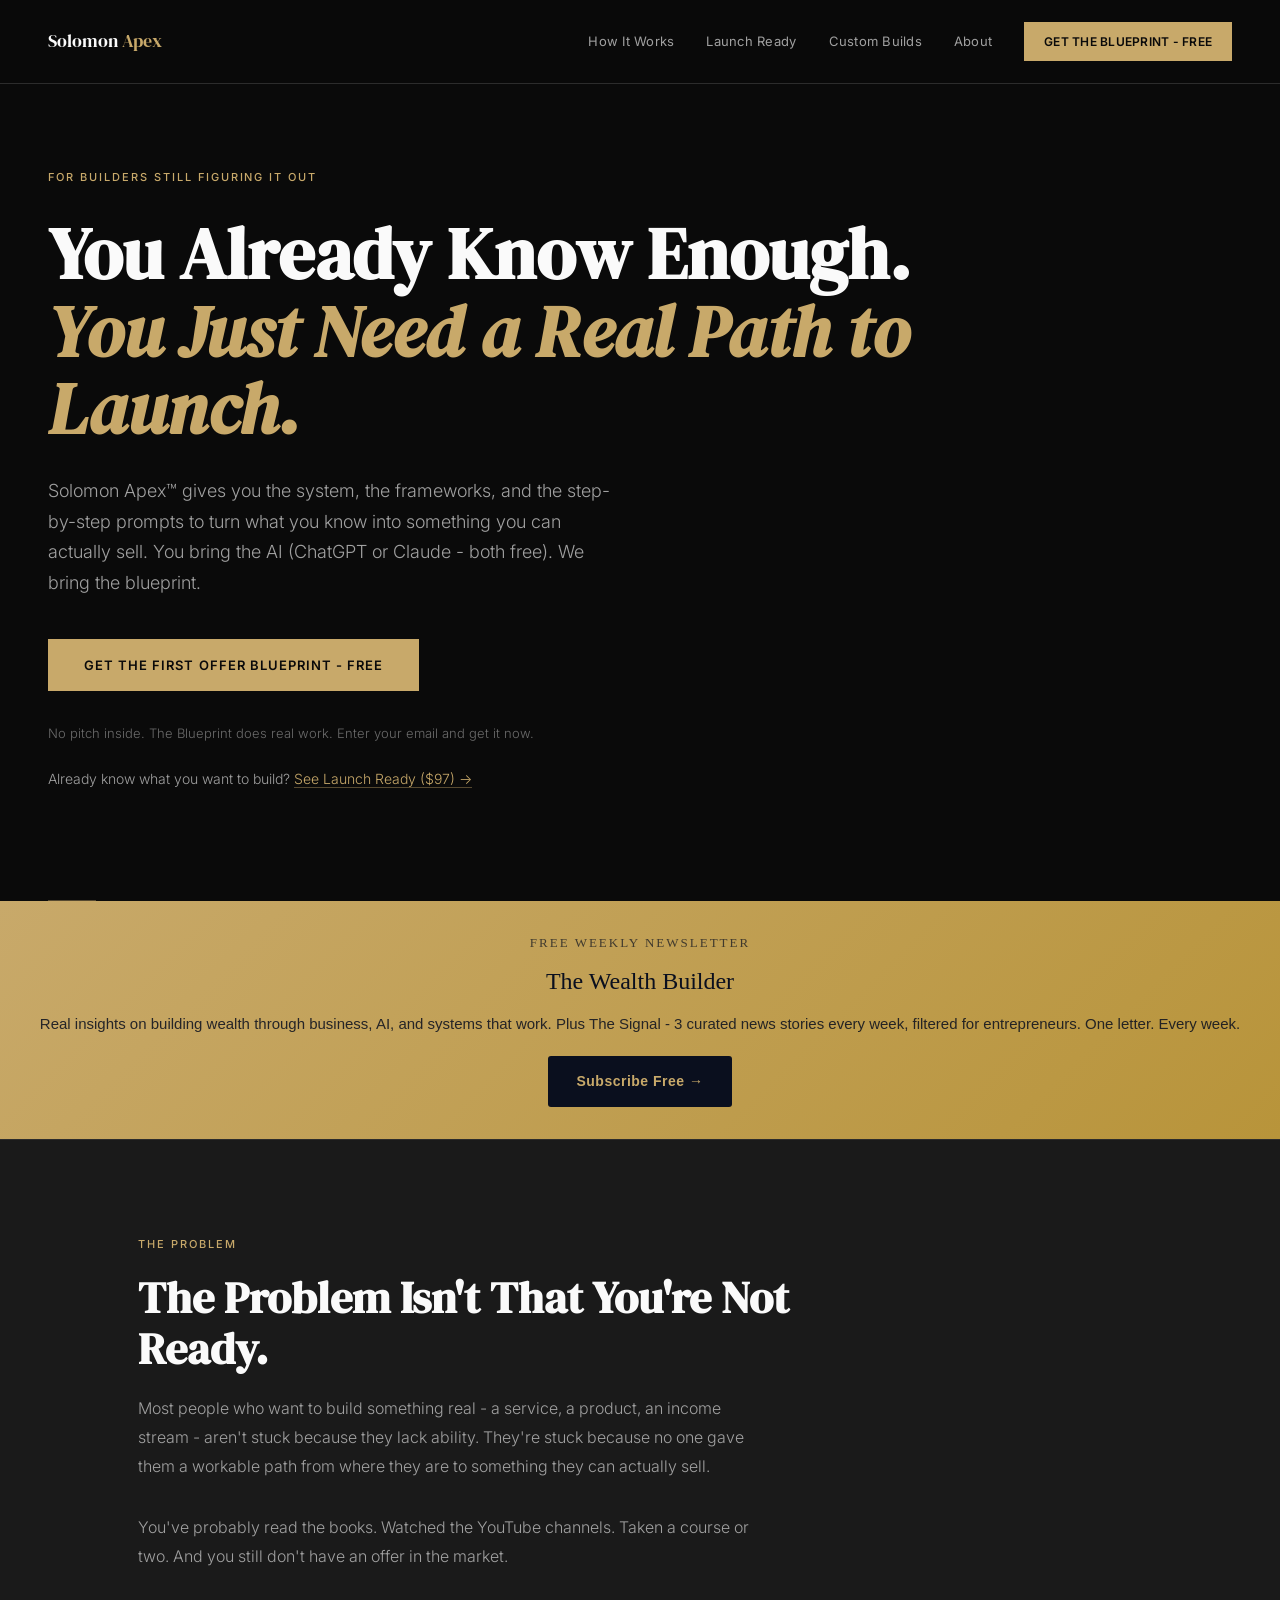
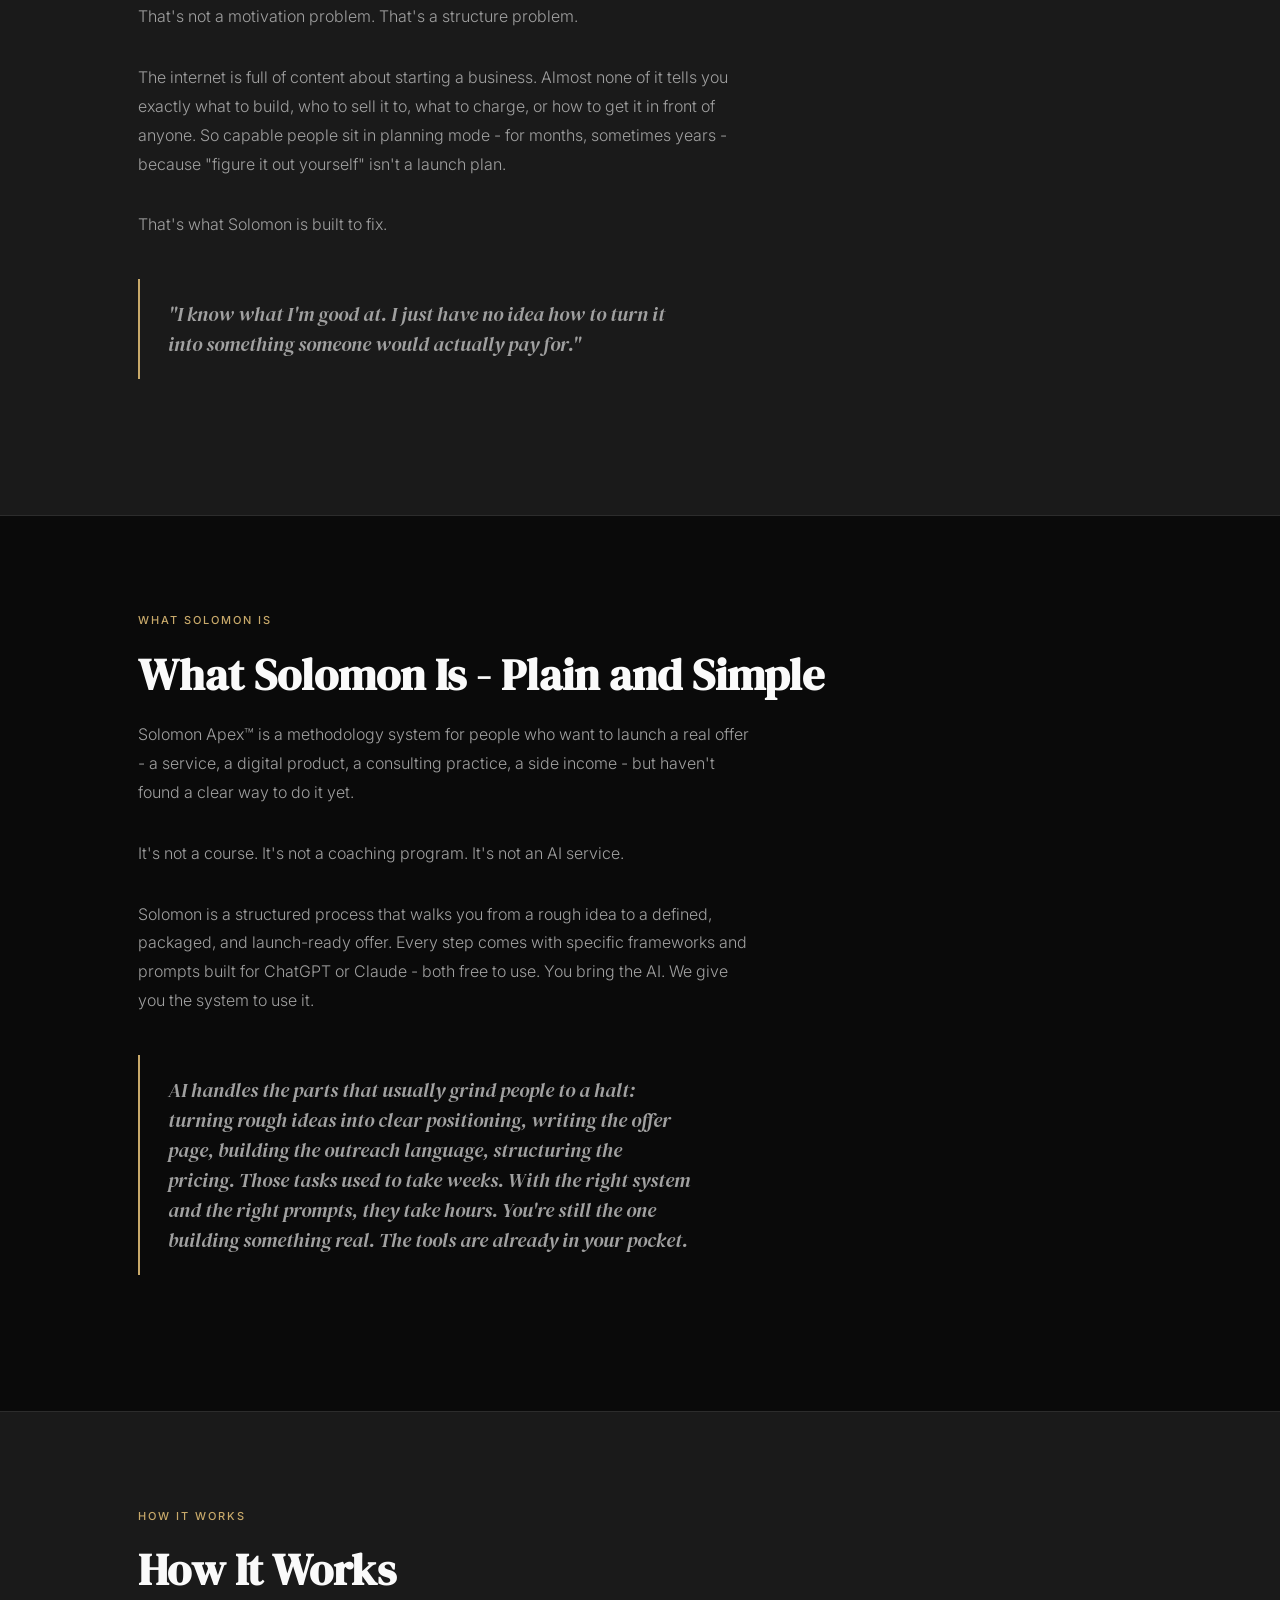
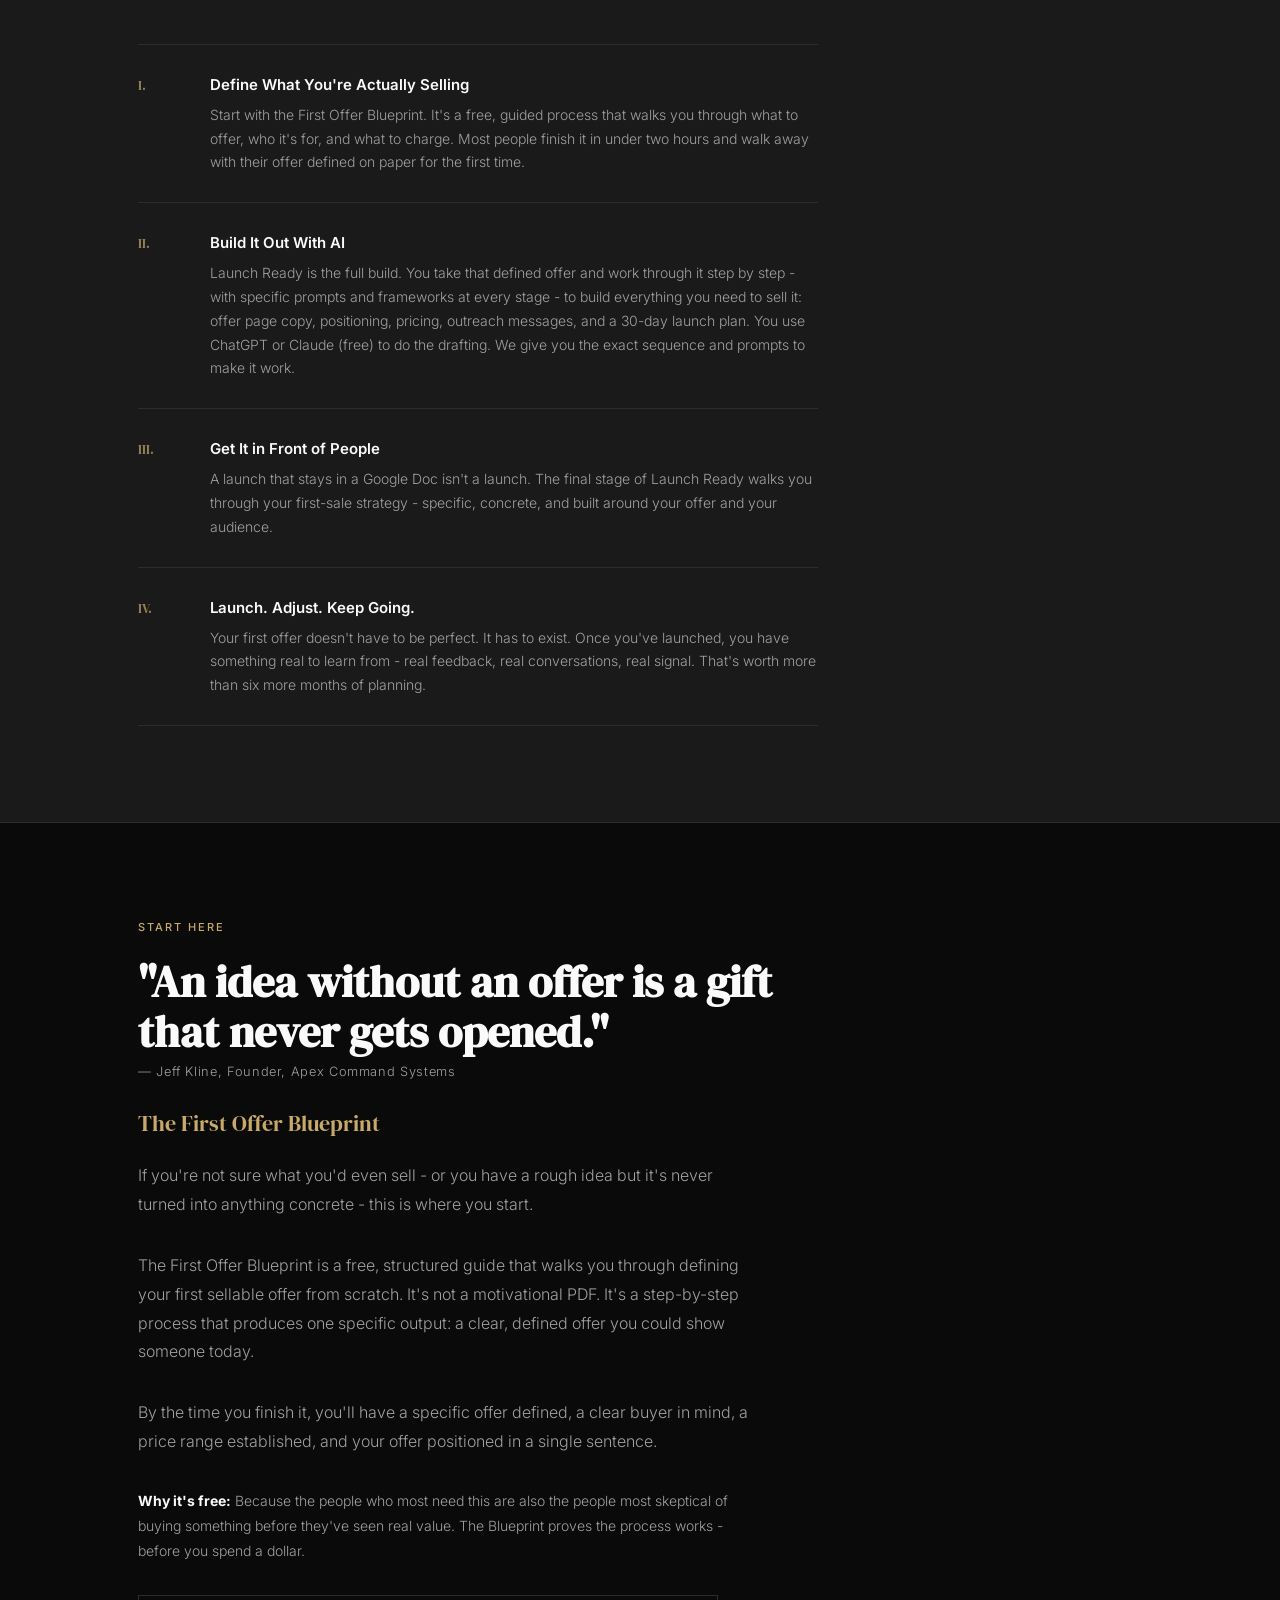
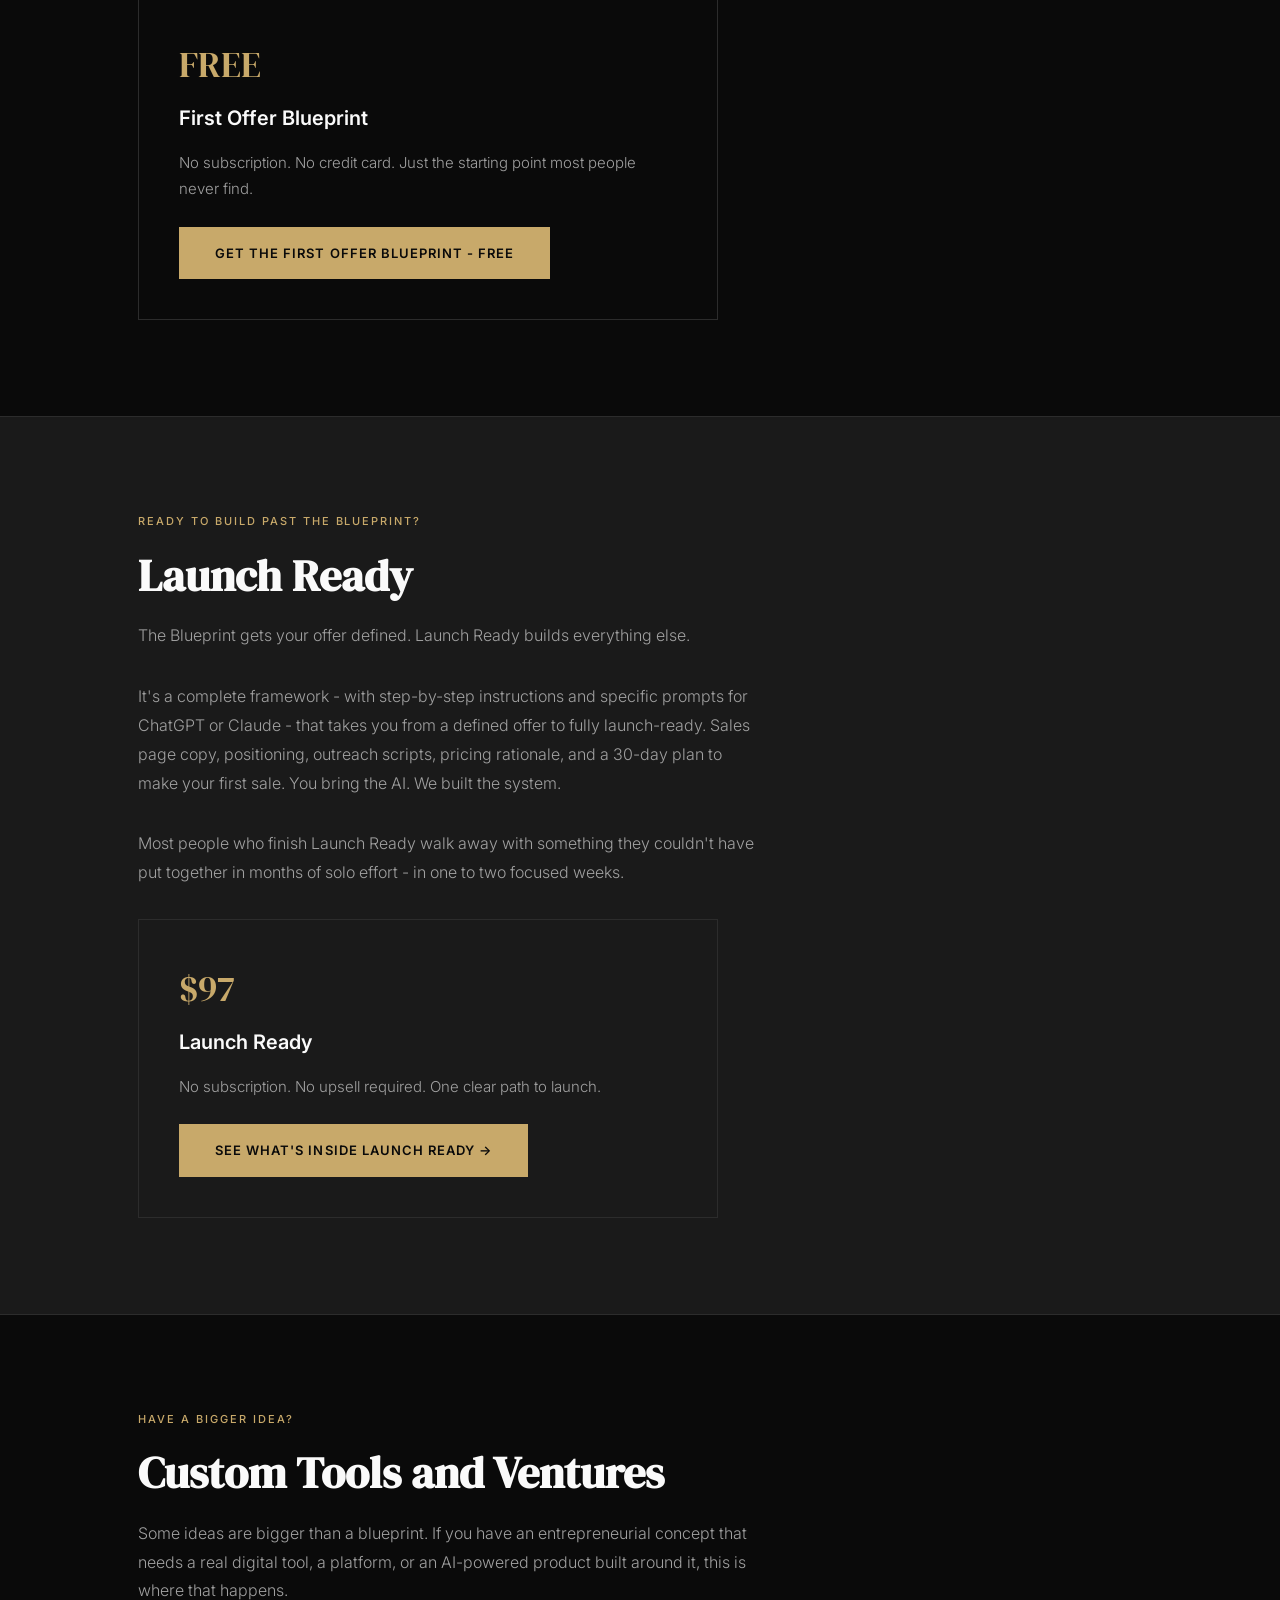
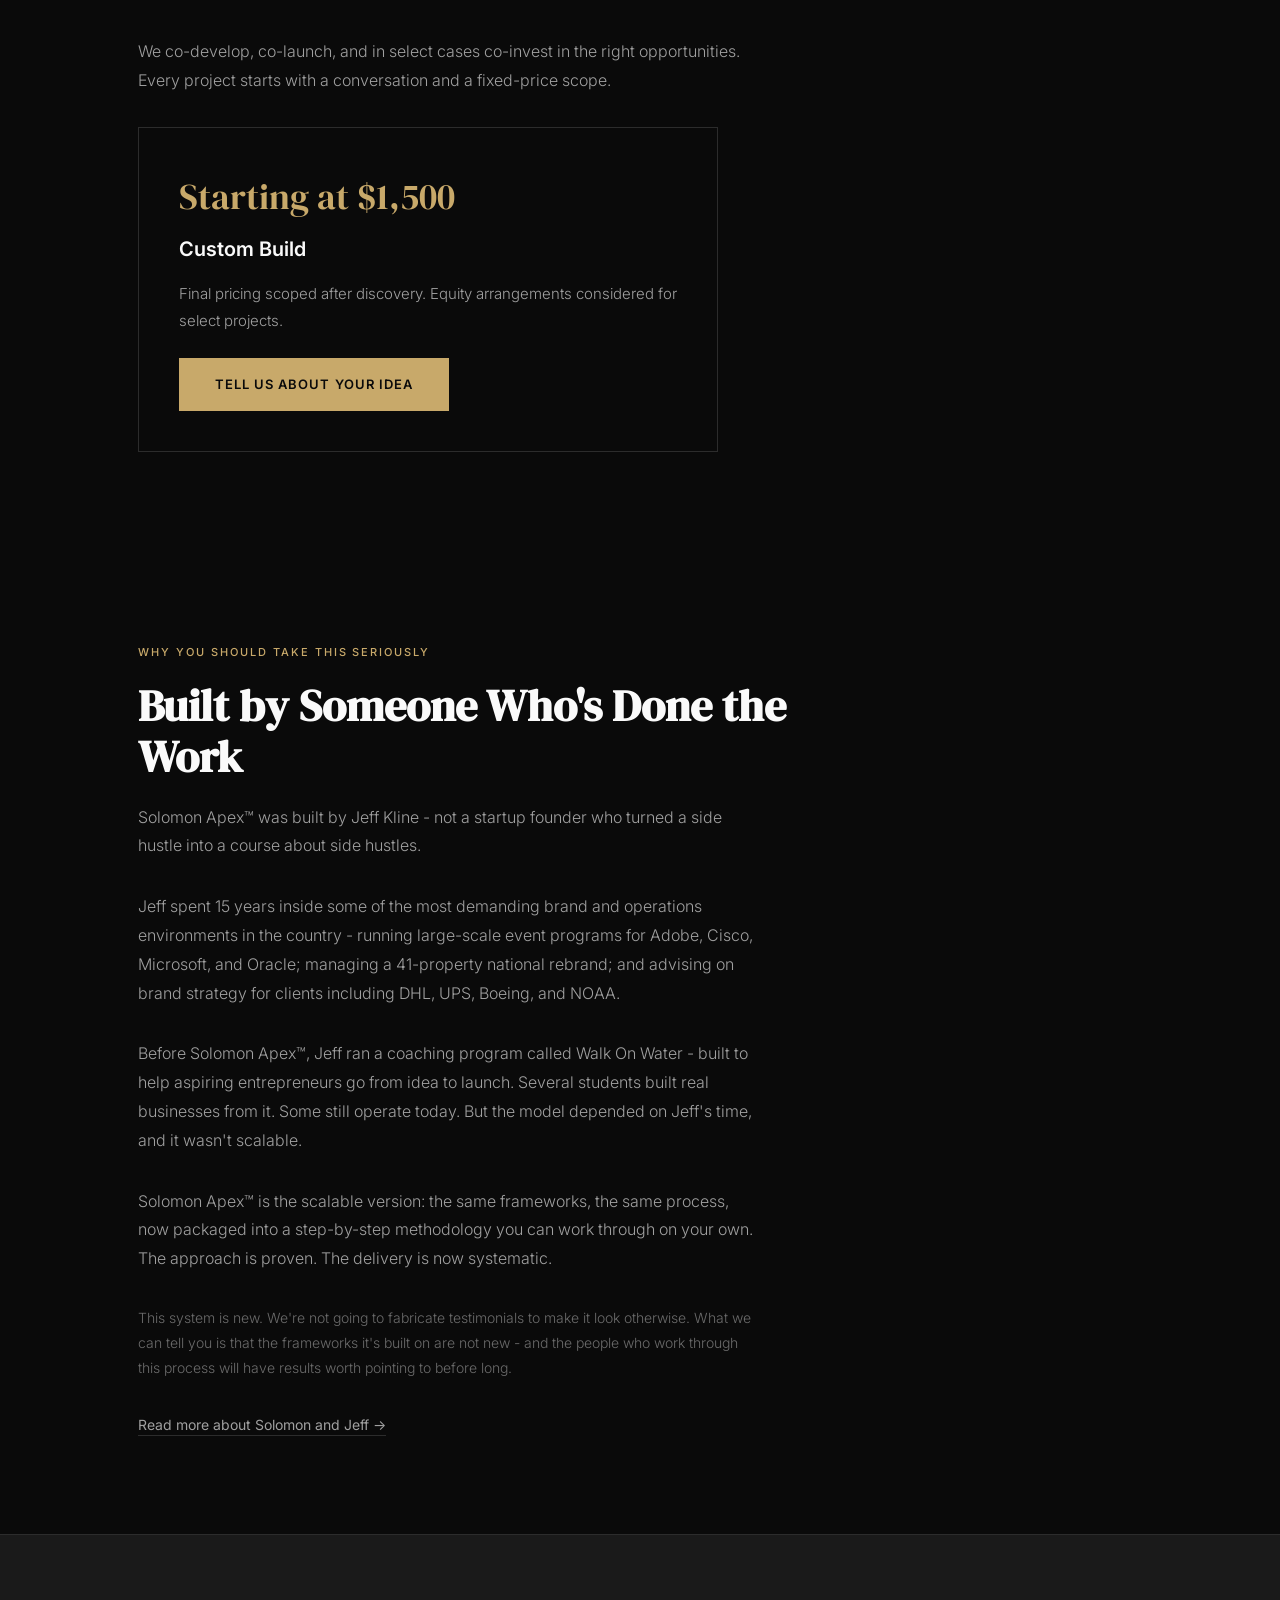
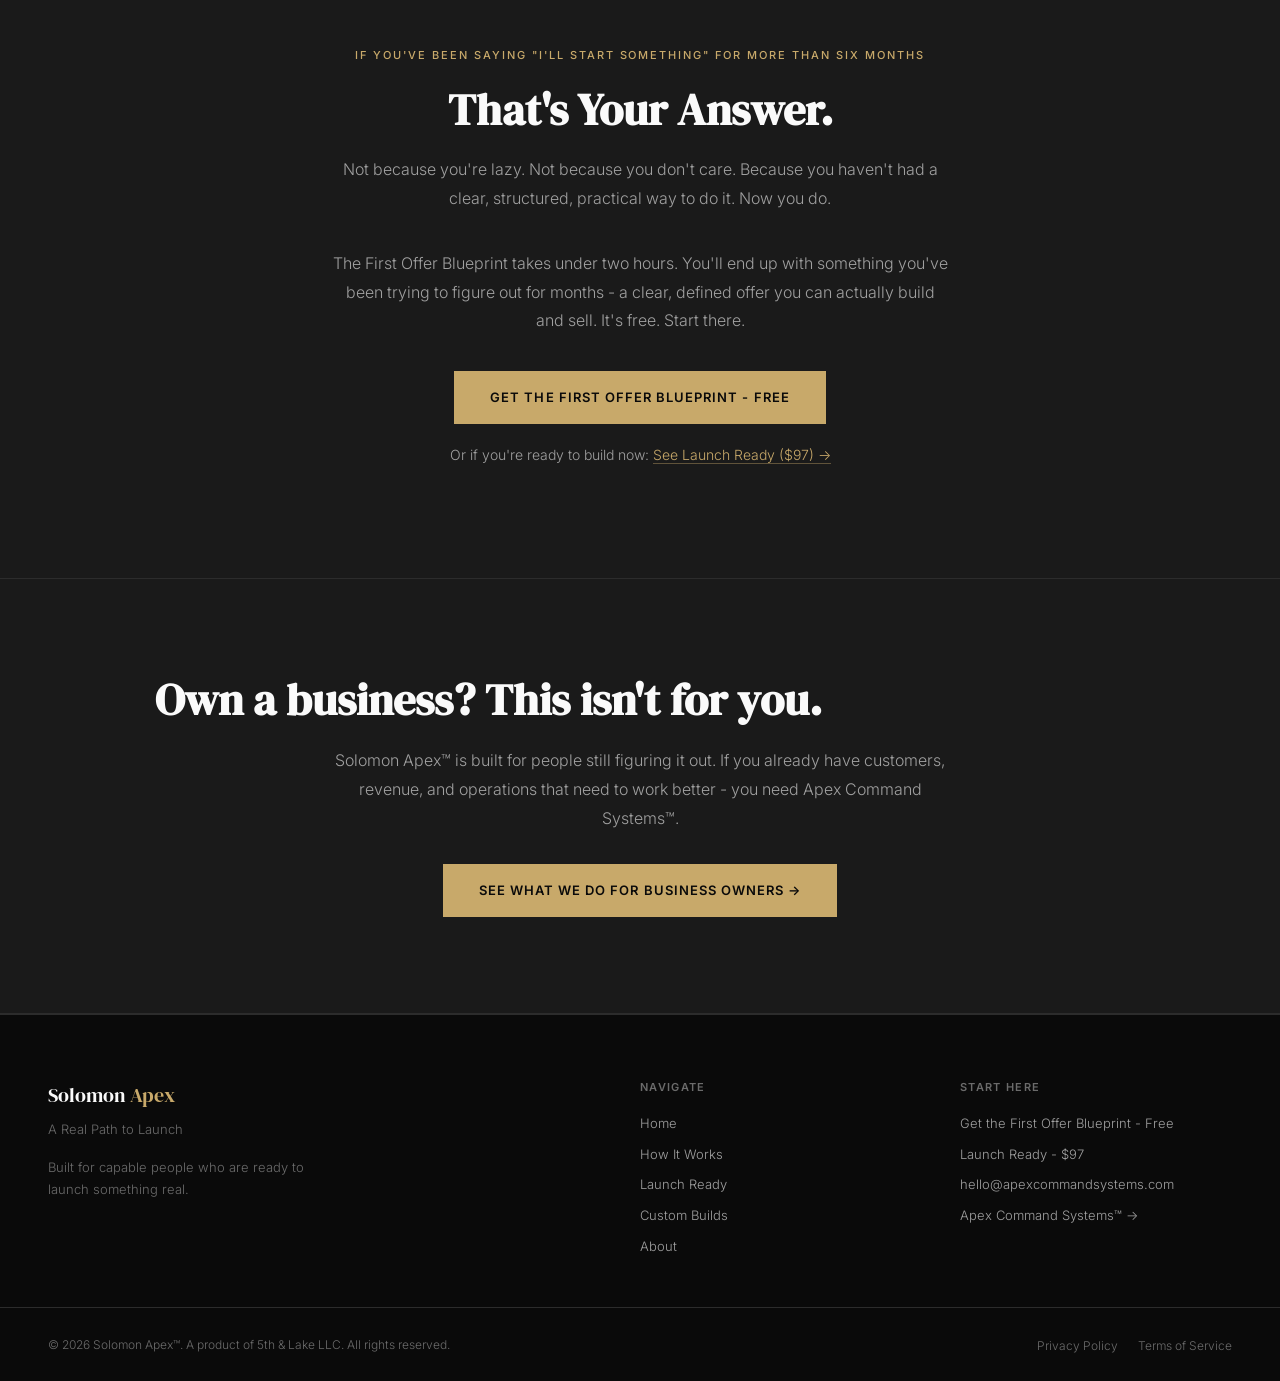
<file: index.html>
<!DOCTYPE html>
<html lang="en">
<head>
  <meta charset="UTF-8">
  <meta name="viewport" content="width=device-width, initial-scale=1.0">
  <title>Solomon Apex&trade; - A Real Path to Launch</title>
  <meta name="description" content="Solomon Apex&trade; gives you the system, the frameworks, and the step-by-step prompts to turn what you know into a real offer. You bring your own AI. We bring the blueprint.">
  <link rel="preconnect" href="https://fonts.googleapis.com">
  <link rel="preconnect" href="https://fonts.gstatic.com" crossorigin>
  <link href="https://fonts.googleapis.com/css2?family=DM+Serif+Display:ital@0;1&family=Inter:wght@300;400;500;600&display=swap" rel="stylesheet">
  <link rel="icon" type="image/png" href="/favicon.png" sizes="any">
  <link rel="apple-touch-icon" href="/favicon.png">
  <link rel="stylesheet" href="style.css">
</head>
<body>

  <nav>
    <a href="/" class="nav-logo">Solomon <span>Apex</span></a>
    <div class="nav-links">
      <a href="#how-it-works">How It Works</a>
      <a href="/launch-ready.html">Launch Ready</a>
      <a href="/custom-tools.html">Custom Builds</a>
      <a href="/about.html">About</a>
      <a href="/blueprint.html" class="nav-cta">Get the Blueprint - Free</a>
    </div>
  </nav>

  <!-- HERO -->
  <div class="hero" id="top">
    <span class="hero-eyebrow">For Builders Still Figuring It Out</span>
    <h1>You Already Know Enough.<br><em>You Just Need a Real Path to Launch.</em></h1>
    <p class="hero-sub">Solomon Apex&trade; gives you the system, the frameworks, and the step-by-step prompts to turn what you know into something you can actually sell. You bring the AI (ChatGPT or Claude - both free). We bring the blueprint.</p>
    <div class="hero-actions">
      <a href="/blueprint.html" class="btn-primary">Get the First Offer Blueprint - Free</a>
      <p class="hero-note">No pitch inside. The Blueprint does real work. Enter your email and get it now.</p>
      <p class="hero-secondary">Already know what you want to build? <a href="/launch-ready.html">See Launch Ready ($97) →</a></p>
    </div>
  </div>

  <div class="divider-h"></div>

  <!-- WEALTH BUILDER BANNER -->
  <div style="background: linear-gradient(135deg, #C8A96A 0%, #b8943a 100%); padding: 32px 24px; text-align: center;">
    <p style="font-family: Georgia, serif; font-size: 13px; letter-spacing: 2px; text-transform: uppercase; color: #0A0F1E; margin: 0 0 8px; opacity: 0.7;">Free Weekly Newsletter</p>
    <h3 style="font-family: Georgia, serif; font-size: 24px; color: #0A0F1E; margin: 0 0 12px; font-weight: normal;">The Wealth Builder</h3>
    <p style="font-family: Arial, sans-serif; font-size: 15px; color: #0A0F1E; margin: 0 0 20px; opacity: 0.85;">Real insights on building wealth through business, AI, and systems that work. Plus The Signal - 3 curated news stories every week, filtered for entrepreneurs. One letter. Every week.</p>
    <a href="/wealth-builder.html" style="display: inline-block; background: #0A0F1E; color: #C8A96A; font-family: Arial, sans-serif; font-size: 14px; font-weight: bold; padding: 14px 28px; border-radius: 3px; text-decoration: none; letter-spacing: 0.5px;">Subscribe Free &#8594;</a>
  </div>

  <!-- PROBLEM -->
  <div class="dark-section">
    <div class="section">
      <span class="section-label">The Problem</span>
      <h2 class="section-heading">The Problem Isn't That You're Not Ready.</h2>
      <p class="section-body">Most people who want to build something real - a service, a product, an income stream - aren't stuck because they lack ability. They're stuck because no one gave them a workable path from where they are to something they can actually sell.</p>
      <p class="section-body">You've probably read the books. Watched the YouTube channels. Taken a course or two. And you still don't have an offer in the market.</p>
      <p class="section-body">That's not a motivation problem. That's a structure problem.</p>
      <p class="section-body">The internet is full of content about starting a business. Almost none of it tells you exactly what to build, who to sell it to, what to charge, or how to get it in front of anyone. So capable people sit in planning mode - for months, sometimes years - because "figure it out yourself" isn't a launch plan.</p>
      <p class="section-body">That's what Solomon is built to fix.</p>
      <div class="pull-quote">
        <p>"I know what I'm good at. I just have no idea how to turn it into something someone would actually pay for."</p>
      </div>
    </div>
  </div>

  <!-- WHAT SOLOMON IS -->
  <div class="section">
    <span class="section-label">What Solomon Is</span>
    <h2 class="section-heading">What Solomon Is - Plain and Simple</h2>
    <p class="section-body">Solomon Apex&trade; is a methodology system for people who want to launch a real offer - a service, a digital product, a consulting practice, a side income - but haven't found a clear way to do it yet.</p>
    <p class="section-body">It's not a course. It's not a coaching program. It's not an AI service.</p>
    <p class="section-body">Solomon is a structured process that walks you from a rough idea to a defined, packaged, and launch-ready offer. Every step comes with specific frameworks and prompts built for ChatGPT or Claude - both free to use. You bring the AI. We give you the system to use it.</p>
    <div class="pull-quote">
      <p>AI handles the parts that usually grind people to a halt: turning rough ideas into clear positioning, writing the offer page, building the outreach language, structuring the pricing. Those tasks used to take weeks. With the right system and the right prompts, they take hours. You're still the one building something real. The tools are already in your pocket.</p>
    </div>
  </div>

  <!-- HOW IT WORKS -->
  <div class="dark-section" id="how-it-works">
    <div class="section">
      <span class="section-label">How It Works</span>
      <h2 class="section-heading">How It Works</h2>
      <div class="steps">
        <div class="step">
          <div class="step-num">I.</div>
          <div>
            <div class="step-title">Define What You're Actually Selling</div>
            <div class="step-desc">Start with the First Offer Blueprint. It's a free, guided process that walks you through what to offer, who it's for, and what to charge. Most people finish it in under two hours and walk away with their offer defined on paper for the first time.</div>
          </div>
        </div>
        <div class="step">
          <div class="step-num">II.</div>
          <div>
            <div class="step-title">Build It Out With AI</div>
            <div class="step-desc">Launch Ready is the full build. You take that defined offer and work through it step by step - with specific prompts and frameworks at every stage - to build everything you need to sell it: offer page copy, positioning, pricing, outreach messages, and a 30-day launch plan. You use ChatGPT or Claude (free) to do the drafting. We give you the exact sequence and prompts to make it work.</div>
          </div>
        </div>
        <div class="step">
          <div class="step-num">III.</div>
          <div>
            <div class="step-title">Get It in Front of People</div>
            <div class="step-desc">A launch that stays in a Google Doc isn't a launch. The final stage of Launch Ready walks you through your first-sale strategy - specific, concrete, and built around your offer and your audience.</div>
          </div>
        </div>
        <div class="step">
          <div class="step-num">IV.</div>
          <div>
            <div class="step-title">Launch. Adjust. Keep Going.</div>
            <div class="step-desc">Your first offer doesn't have to be perfect. It has to exist. Once you've launched, you have something real to learn from - real feedback, real conversations, real signal. That's worth more than six more months of planning.</div>
          </div>
        </div>
      </div>
    </div>
  </div>

  <!-- BLUEPRINT SECTION -->
  <div class="section" id="blueprint">
    <span class="section-label">Start Here</span>
    <h2 class="section-heading">"An idea without an offer is a gift that never gets opened."</h2>
    <p style="font-size: 0.8rem; color: var(--gray-4); margin-top: -16px; margin-bottom: 24px; letter-spacing: 0.05em;">— Jeff Kline, Founder, Apex Command Systems</p>
    <h3 style="font-family: var(--serif); font-size: 22px; color: var(--accent); margin-bottom: 20px; font-weight: 400;">The First Offer Blueprint</h3>
    <p class="section-body">If you're not sure what you'd even sell - or you have a rough idea but it's never turned into anything concrete - this is where you start.</p>
    <p class="section-body">The First Offer Blueprint is a free, structured guide that walks you through defining your first sellable offer from scratch. It's not a motivational PDF. It's a step-by-step process that produces one specific output: a clear, defined offer you could show someone today.</p>
    <p class="section-body">By the time you finish it, you'll have a specific offer defined, a clear buyer in mind, a price range established, and your offer positioned in a single sentence.</p>
    <p class="section-body" style="font-size: 14px;"><strong style="color: var(--white);">Why it's free:</strong> Because the people who most need this are also the people most skeptical of buying something before they've seen real value. The Blueprint proves the process works - before you spend a dollar.</p>
    <div class="offer-card" style="margin-top: 24px;">
      <div class="offer-price" style="color: var(--accent);">FREE</div>
      <div class="offer-title">First Offer Blueprint</div>
      <div class="offer-desc">No subscription. No credit card. Just the starting point most people never find.</div>
      <a href="/blueprint.html" class="btn-primary">Get the First Offer Blueprint - Free</a>
    </div>
  </div>

  <!-- LAUNCH READY PREVIEW -->
  <div class="dark-section">
    <div class="section">
      <span class="section-label">Ready to Build Past the Blueprint?</span>
      <h2 class="section-heading">Launch Ready</h2>
      <p class="section-body">The Blueprint gets your offer defined. Launch Ready builds everything else.</p>
      <p class="section-body">It's a complete framework - with step-by-step instructions and specific prompts for ChatGPT or Claude - that takes you from a defined offer to fully launch-ready. Sales page copy, positioning, outreach scripts, pricing rationale, and a 30-day plan to make your first sale. You bring the AI. We built the system.</p>
      <p class="section-body">Most people who finish Launch Ready walk away with something they couldn't have put together in months of solo effort - in one to two focused weeks.</p>
      <div class="offer-card">
        <div class="offer-price">$97</div>
        <div class="offer-title">Launch Ready</div>
        <div class="offer-desc">No subscription. No upsell required. One clear path to launch.</div>
        <a href="/launch-ready.html" class="btn-primary">See What's Inside Launch Ready →</a>
      </div>
    </div>
  </div>

  <!-- CUSTOM TOOLS -->
  <div class="section">
    <span class="section-label">Have a Bigger Idea?</span>
    <h2 class="section-heading">Custom Tools and Ventures</h2>
    <p class="section-body">Some ideas are bigger than a blueprint. If you have an entrepreneurial concept that needs a real digital tool, a platform, or an AI-powered product built around it, this is where that happens.</p>
    <p class="section-body">We co-develop, co-launch, and in select cases co-invest in the right opportunities. Every project starts with a conversation and a fixed-price scope.</p>
    <div class="offer-card">
      <div class="offer-price">Starting at $1,500</div>
      <div class="offer-title">Custom Build</div>
      <div class="offer-desc">Final pricing scoped after discovery. Equity arrangements considered for select projects.</div>
      <a href="/custom-tools.html" class="btn-primary">Tell Us About Your Idea</a>
    </div>
  </div>

  <!-- CREDIBILITY -->
  <div class="section">
    <span class="section-label">Why You Should Take This Seriously</span>
    <h2 class="section-heading">Built by Someone Who's Done the Work</h2>
    <p class="section-body">Solomon Apex&trade; was built by Jeff Kline - not a startup founder who turned a side hustle into a course about side hustles.</p>
    <p class="section-body">Jeff spent 15 years inside some of the most demanding brand and operations environments in the country - running large-scale event programs for Adobe, Cisco, Microsoft, and Oracle; managing a 41-property national rebrand; and advising on brand strategy for clients including DHL, UPS, Boeing, and NOAA.</p>
    <p class="section-body">Before Solomon Apex&trade;, Jeff ran a coaching program called Walk On Water - built to help aspiring entrepreneurs go from idea to launch. Several students built real businesses from it. Some still operate today. But the model depended on Jeff's time, and it wasn't scalable.</p>
    <p class="section-body">Solomon Apex&trade; is the scalable version: the same frameworks, the same process, now packaged into a step-by-step methodology you can work through on your own. The approach is proven. The delivery is now systematic.</p>
    <p class="section-body" style="font-size: 14px; color: var(--gray-3);">This system is new. We're not going to fabricate testimonials to make it look otherwise. What we can tell you is that the frameworks it's built on are not new - and the people who work through this process will have results worth pointing to before long.</p>
    <a href="/about.html" class="btn-ghost" style="margin-top: 8px;">Read more about Solomon and Jeff →</a>
  </div>

  <!-- FINAL CTA -->
  <div class="cta-section">
    <span class="section-label">If You've Been Saying "I'll Start Something" for More Than Six Months</span>
    <h2 class="section-heading">That's Your Answer.</h2>
    <p class="section-body">Not because you're lazy. Not because you don't care. Because you haven't had a clear, structured, practical way to do it. Now you do.</p>
    <p class="section-body">The First Offer Blueprint takes under two hours. You'll end up with something you've been trying to figure out for months - a clear, defined offer you can actually build and sell. It's free. Start there.</p>
    <a href="/blueprint.html" class="btn-primary">Get the First Offer Blueprint - Free</a>
    <p style="margin-top: 20px; font-size: 14px; color: var(--gray-4);">Or if you're ready to build now: <a href="/launch-ready.html" style="color: var(--accent); text-decoration: none; border-bottom: 1px solid rgba(200,169,106,0.4);">See Launch Ready ($97) →</a></p>
  </div>

  <!-- CROSS-SITE CALLOUT: ACS -->
  <div class="dark-section">
    <div class="section" style="text-align: center;">
      <h2 class="section-heading">Own a business? This isn't for you.</h2>
      <p class="section-body" style="max-width: 640px; margin: 0 auto 32px;">Solomon Apex&trade; is built for people still figuring it out. If you already have customers, revenue, and operations that need to work better - you need Apex Command Systems&trade;.</p>
      <a href="https://apexcommandsystems.com" class="btn-primary">See what we do for business owners &#8594;</a>
    </div>
  </div>

  <!-- FOOTER -->
  <footer>
    <div class="footer-brand">
      <div class="logo">Solomon <span>Apex</span></div>
      <div class="tagline">A Real Path to Launch</div>
      <div class="desc">Built for capable people who are ready to launch something real.</div>
    </div>
    <div class="footer-col">
      <h4>Navigate</h4>
      <a href="/">Home</a>
      <a href="#how-it-works">How It Works</a>
      <a href="/launch-ready.html">Launch Ready</a>
      <a href="/custom-tools.html">Custom Builds</a>
      <a href="/about.html">About</a>
    </div>
    <div class="footer-col">
      <h4>Start Here</h4>
      <a href="/blueprint.html">Get the First Offer Blueprint - Free</a>
      <a href="/launch-ready.html">Launch Ready - $97</a>
      <a href="mailto:hello@apexcommandsystems.com">hello@apexcommandsystems.com</a>
      <a href="https://apexcommandsystems.com" target="_blank">Apex Command Systems&trade; →</a>
    </div>
  </footer>
  <div class="footer-bottom">
    <p>© 2026 Solomon Apex&trade;. A product of 5th &amp; Lake LLC. All rights reserved.</p>
    <div>
      <a href="/privacy.html">Privacy Policy</a>
      <a href="/terms.html">Terms of Service</a>
    </div>
  </div>

</body>
</html>
</file>
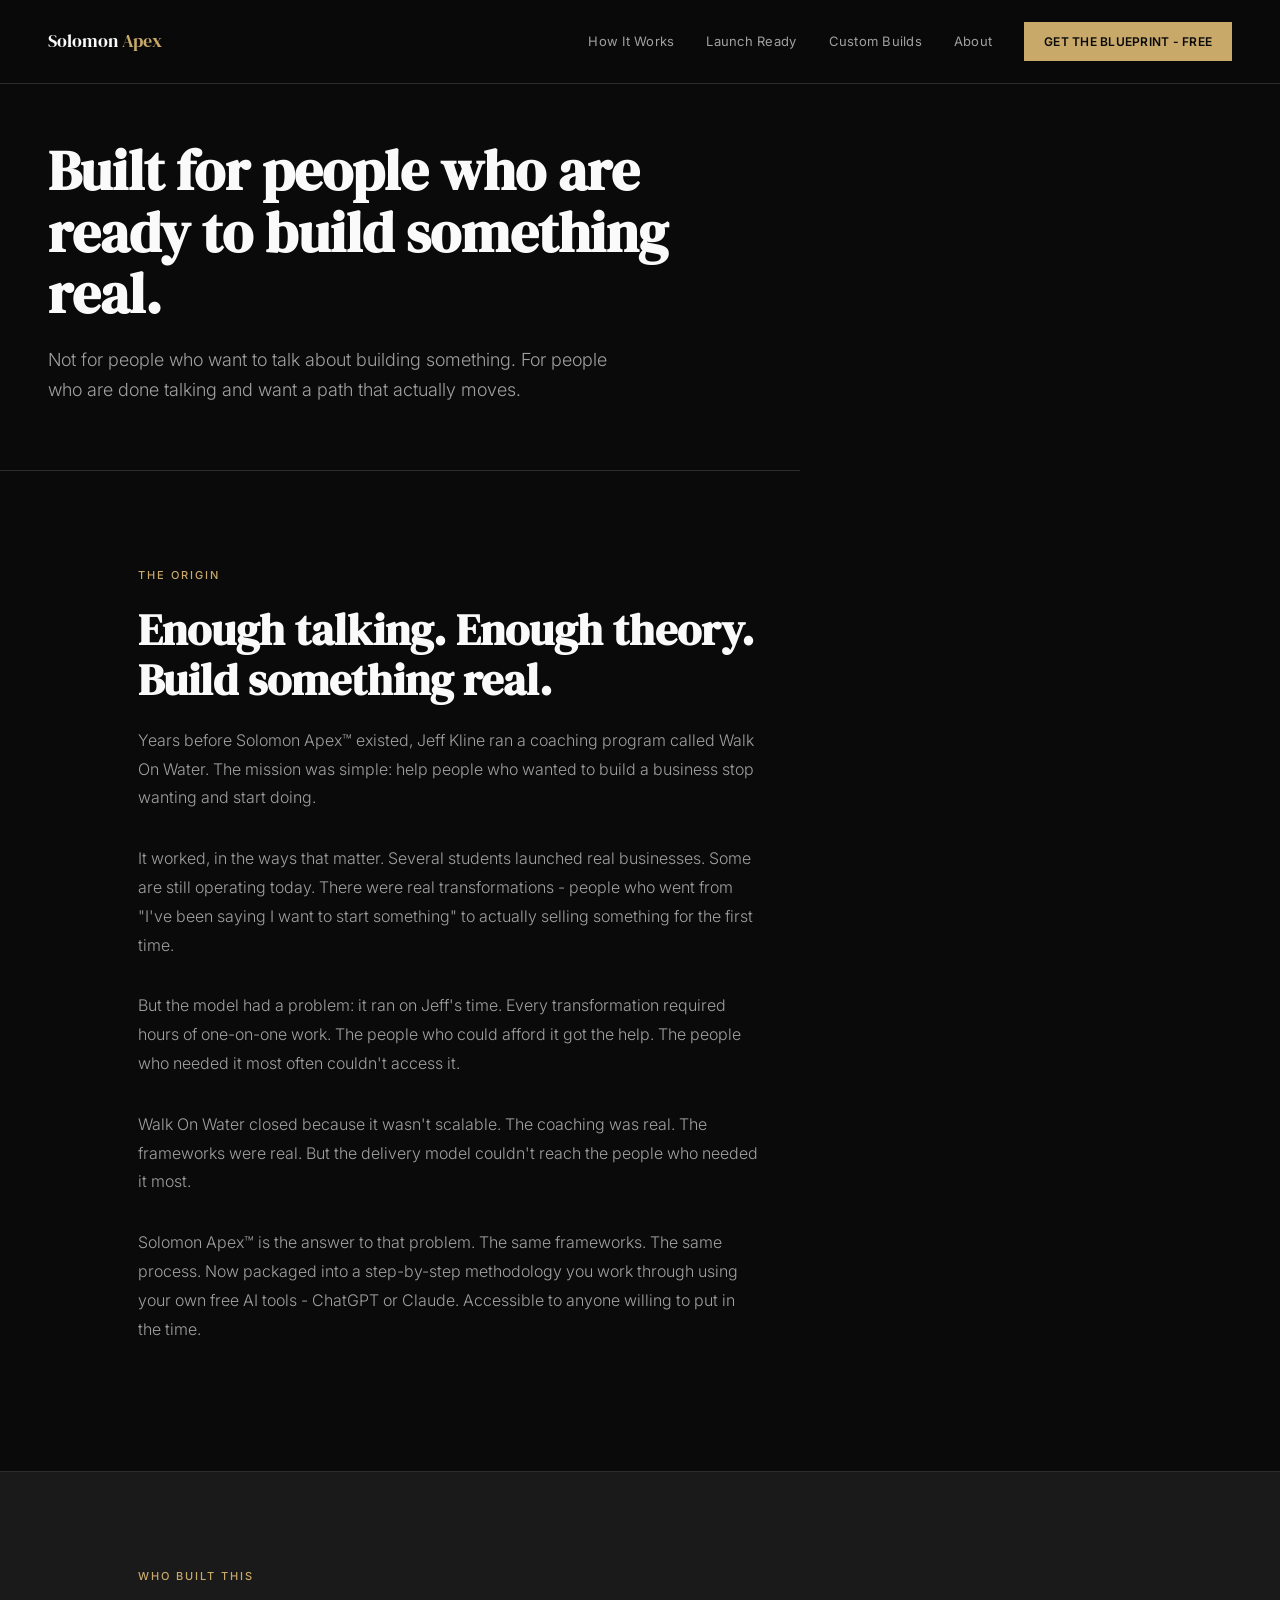
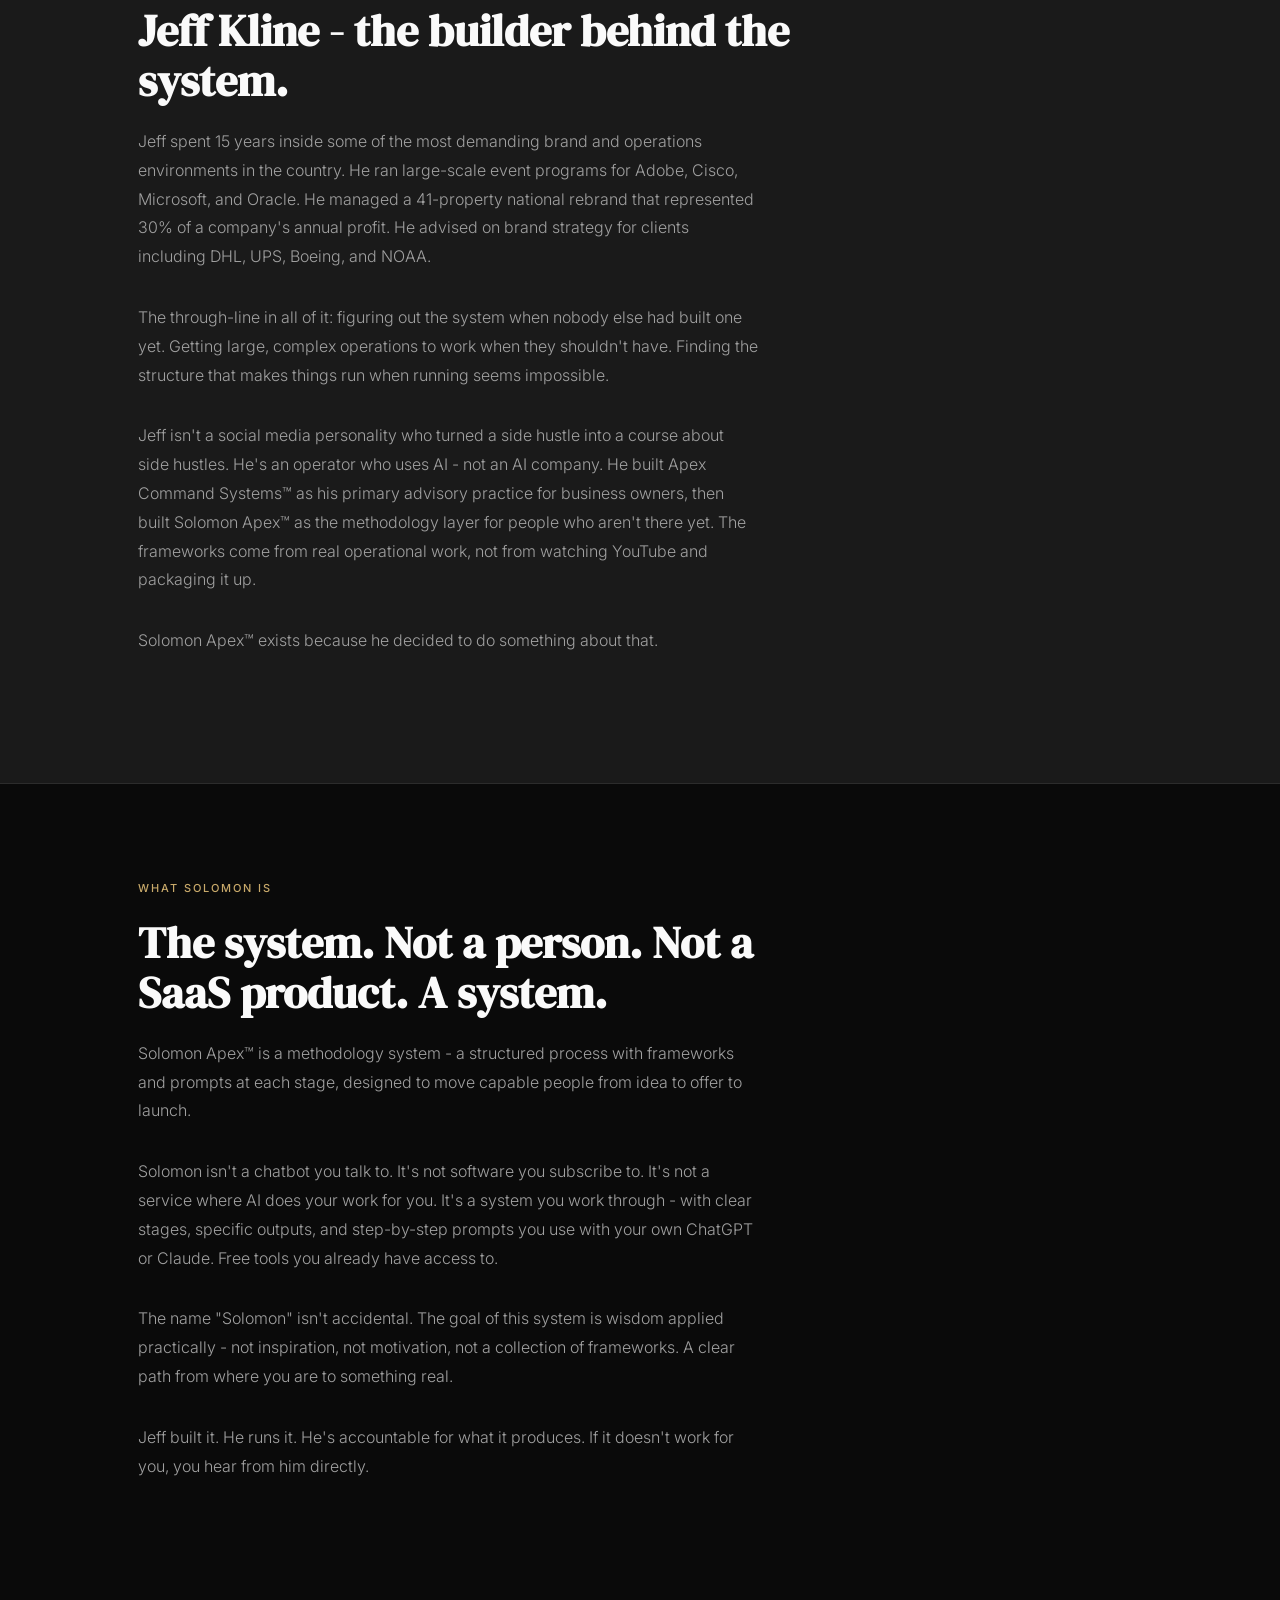
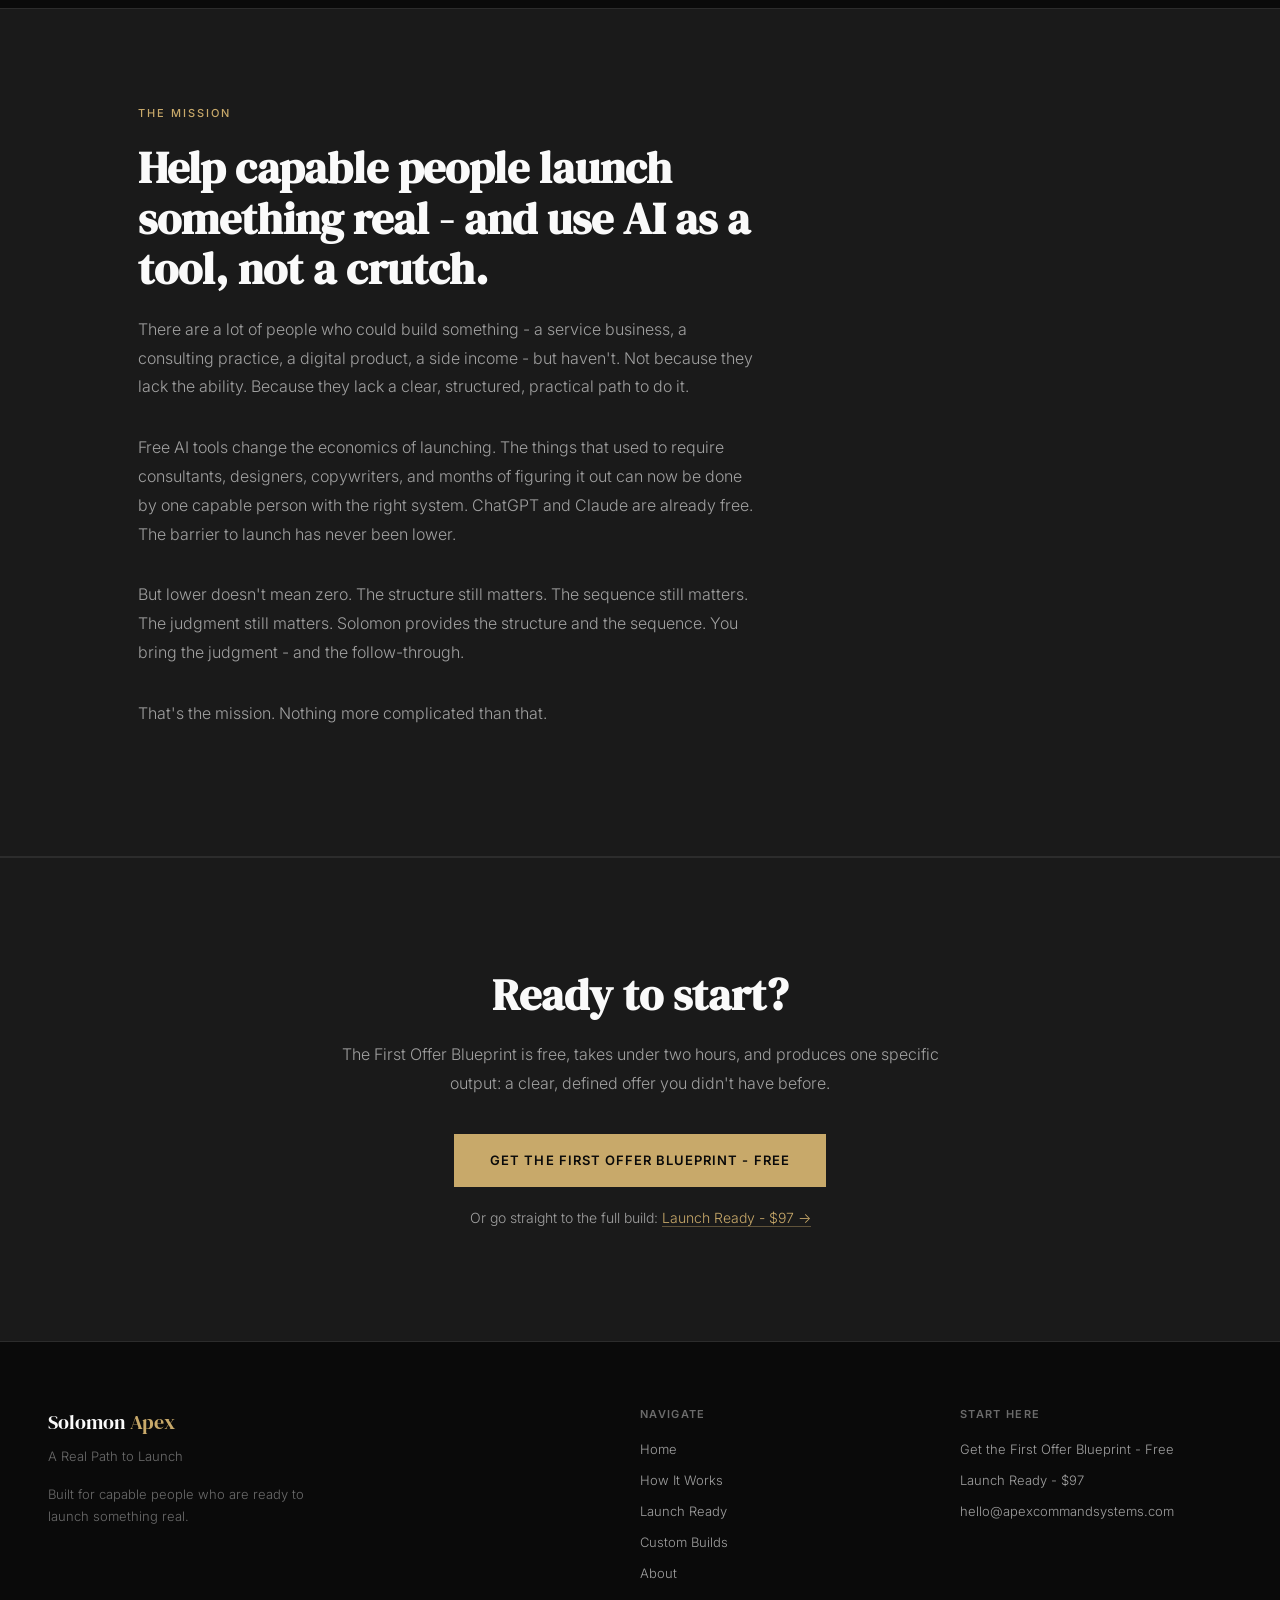
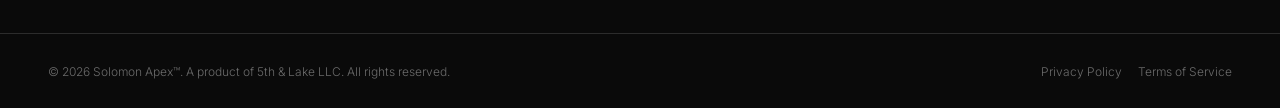
<file: about.html>
<!DOCTYPE html>
<html lang="en">
<head>
  <meta charset="UTF-8">
  <meta name="viewport" content="width=device-width, initial-scale=1.0">
  <title>About - Solomon Apex&trade;</title>
  <meta name="description" content="Solomon Apex&trade; was built by Jeff Kline as the methodology layer of Apex Command Systems&trade;. He's an operator who uses AI - not an AI company. Here's what that means.">
  <link rel="preconnect" href="https://fonts.googleapis.com">
  <link rel="preconnect" href="https://fonts.gstatic.com" crossorigin>
  <link href="https://fonts.googleapis.com/css2?family=DM+Serif+Display:ital@0;1&family=Inter:wght@300;400;500;600&display=swap" rel="stylesheet">
  <link rel="icon" type="image/png" href="/favicon.png" sizes="any">
  <link rel="apple-touch-icon" href="/favicon.png">
  <link rel="stylesheet" href="style.css">
</head>
<body>

  <nav>
    <a href="/" class="nav-logo">Solomon <span>Apex</span></a>
    <div class="nav-links">
      <a href="/#how-it-works">How It Works</a>
      <a href="/launch-ready.html">Launch Ready</a>
      <a href="/custom-tools.html">Custom Builds</a>
      <a href="/about.html">About</a>
      <a href="/blueprint.html" class="nav-cta">Get the Blueprint - Free</a>
    </div>
  </nav>

  <div class="page-header">
    <h1>Built for people who are ready to build something real.</h1>
    <p>Not for people who want to talk about building something. For people who are done talking and want a path that actually moves.</p>
  </div>

  <!-- ORIGIN -->
  <div class="section">
    <span class="section-label">The Origin</span>
    <h2 class="section-heading">Enough talking. Enough theory. Build something real.</h2>
    <p class="section-body">Years before Solomon Apex&trade; existed, Jeff Kline ran a coaching program called Walk On Water. The mission was simple: help people who wanted to build a business stop wanting and start doing.</p>
    <p class="section-body">It worked, in the ways that matter. Several students launched real businesses. Some are still operating today. There were real transformations - people who went from "I've been saying I want to start something" to actually selling something for the first time.</p>
    <p class="section-body">But the model had a problem: it ran on Jeff's time. Every transformation required hours of one-on-one work. The people who could afford it got the help. The people who needed it most often couldn't access it.</p>
    <p class="section-body">Walk On Water closed because it wasn't scalable. The coaching was real. The frameworks were real. But the delivery model couldn't reach the people who needed it most.</p>
    <p class="section-body">Solomon Apex&trade; is the answer to that problem. The same frameworks. The same process. Now packaged into a step-by-step methodology you work through using your own free AI tools - ChatGPT or Claude. Accessible to anyone willing to put in the time.</p>
  </div>

  <!-- WHO JEFF IS -->
  <div class="dark-section">
    <div class="section">
      <span class="section-label">Who Built This</span>
      <h2 class="section-heading">Jeff Kline - the builder behind the system.</h2>
      <p class="section-body">Jeff spent 15 years inside some of the most demanding brand and operations environments in the country. He ran large-scale event programs for Adobe, Cisco, Microsoft, and Oracle. He managed a 41-property national rebrand that represented 30% of a company's annual profit. He advised on brand strategy for clients including DHL, UPS, Boeing, and NOAA.</p>
      <p class="section-body">The through-line in all of it: figuring out the system when nobody else had built one yet. Getting large, complex operations to work when they shouldn't have. Finding the structure that makes things run when running seems impossible.</p>
      <p class="section-body">Jeff isn't a social media personality who turned a side hustle into a course about side hustles. He's an operator who uses AI - not an AI company. He built Apex Command Systems&trade; as his primary advisory practice for business owners, then built Solomon Apex&trade; as the methodology layer for people who aren't there yet. The frameworks come from real operational work, not from watching YouTube and packaging it up.</p>
      <p class="section-body">Solomon Apex&trade; exists because he decided to do something about that.</p>
    </div>
  </div>

  <!-- WHAT SOLOMON IS -->
  <div class="section">
    <span class="section-label">What Solomon Is</span>
    <h2 class="section-heading">The system. Not a person. Not a SaaS product. A system.</h2>
    <p class="section-body">Solomon Apex&trade; is a methodology system - a structured process with frameworks and prompts at each stage, designed to move capable people from idea to offer to launch.</p>
    <p class="section-body">Solomon isn't a chatbot you talk to. It's not software you subscribe to. It's not a service where AI does your work for you. It's a system you work through - with clear stages, specific outputs, and step-by-step prompts you use with your own ChatGPT or Claude. Free tools you already have access to.</p>
    <p class="section-body">The name "Solomon" isn't accidental. The goal of this system is wisdom applied practically - not inspiration, not motivation, not a collection of frameworks. A clear path from where you are to something real.</p>
    <p class="section-body">Jeff built it. He runs it. He's accountable for what it produces. If it doesn't work for you, you hear from him directly.</p>
  </div>

  <!-- MISSION -->
  <div class="dark-section">
    <div class="section">
      <span class="section-label">The Mission</span>
      <h2 class="section-heading">Help capable people launch something real - and use AI as a tool, not a crutch.</h2>
      <p class="section-body">There are a lot of people who could build something - a service business, a consulting practice, a digital product, a side income - but haven't. Not because they lack the ability. Because they lack a clear, structured, practical path to do it.</p>
      <p class="section-body">Free AI tools change the economics of launching. The things that used to require consultants, designers, copywriters, and months of figuring it out can now be done by one capable person with the right system. ChatGPT and Claude are already free. The barrier to launch has never been lower.</p>
      <p class="section-body">But lower doesn't mean zero. The structure still matters. The sequence still matters. The judgment still matters. Solomon provides the structure and the sequence. You bring the judgment - and the follow-through.</p>
      <p class="section-body">That's the mission. Nothing more complicated than that.</p>
    </div>
  </div>

  <!-- CTA -->
  <div class="cta-section">
    <h2 class="section-heading">Ready to start?</h2>
    <p class="section-body">The First Offer Blueprint is free, takes under two hours, and produces one specific output: a clear, defined offer you didn't have before.</p>
    <a href="/blueprint.html" class="btn-primary">Get the First Offer Blueprint - Free</a>
    <p style="margin-top: 20px; font-size: 14px; color: var(--gray-4);">Or go straight to the full build: <a href="/launch-ready.html" style="color: var(--accent); text-decoration: none; border-bottom: 1px solid rgba(200,169,106,0.4);">Launch Ready - $97 →</a></p>
  </div>

  <footer>
    <div class="footer-brand">
      <div class="logo">Solomon <span>Apex</span></div>
      <div class="tagline">A Real Path to Launch</div>
      <div class="desc">Built for capable people who are ready to launch something real.</div>
    </div>
    <div class="footer-col">
      <h4>Navigate</h4>
      <a href="/">Home</a>
      <a href="/#how-it-works">How It Works</a>
      <a href="/launch-ready.html">Launch Ready</a>
      <a href="/custom-tools.html">Custom Builds</a>
      <a href="/about.html">About</a>
    </div>
    <div class="footer-col">
      <h4>Start Here</h4>
      <a href="/blueprint.html">Get the First Offer Blueprint - Free</a>
      <a href="/launch-ready.html">Launch Ready - $97</a>
      <a href="mailto:hello@apexcommandsystems.com">hello@apexcommandsystems.com</a>
    </div>
  </footer>
  <div class="footer-bottom">
    <p>© 2026 Solomon Apex&trade;. A product of 5th &amp; Lake LLC. All rights reserved.</p>
    <div><a href="/privacy.html">Privacy Policy</a><a href="/terms.html">Terms of Service</a></div>
  </div>

</body>
</html>
</file>
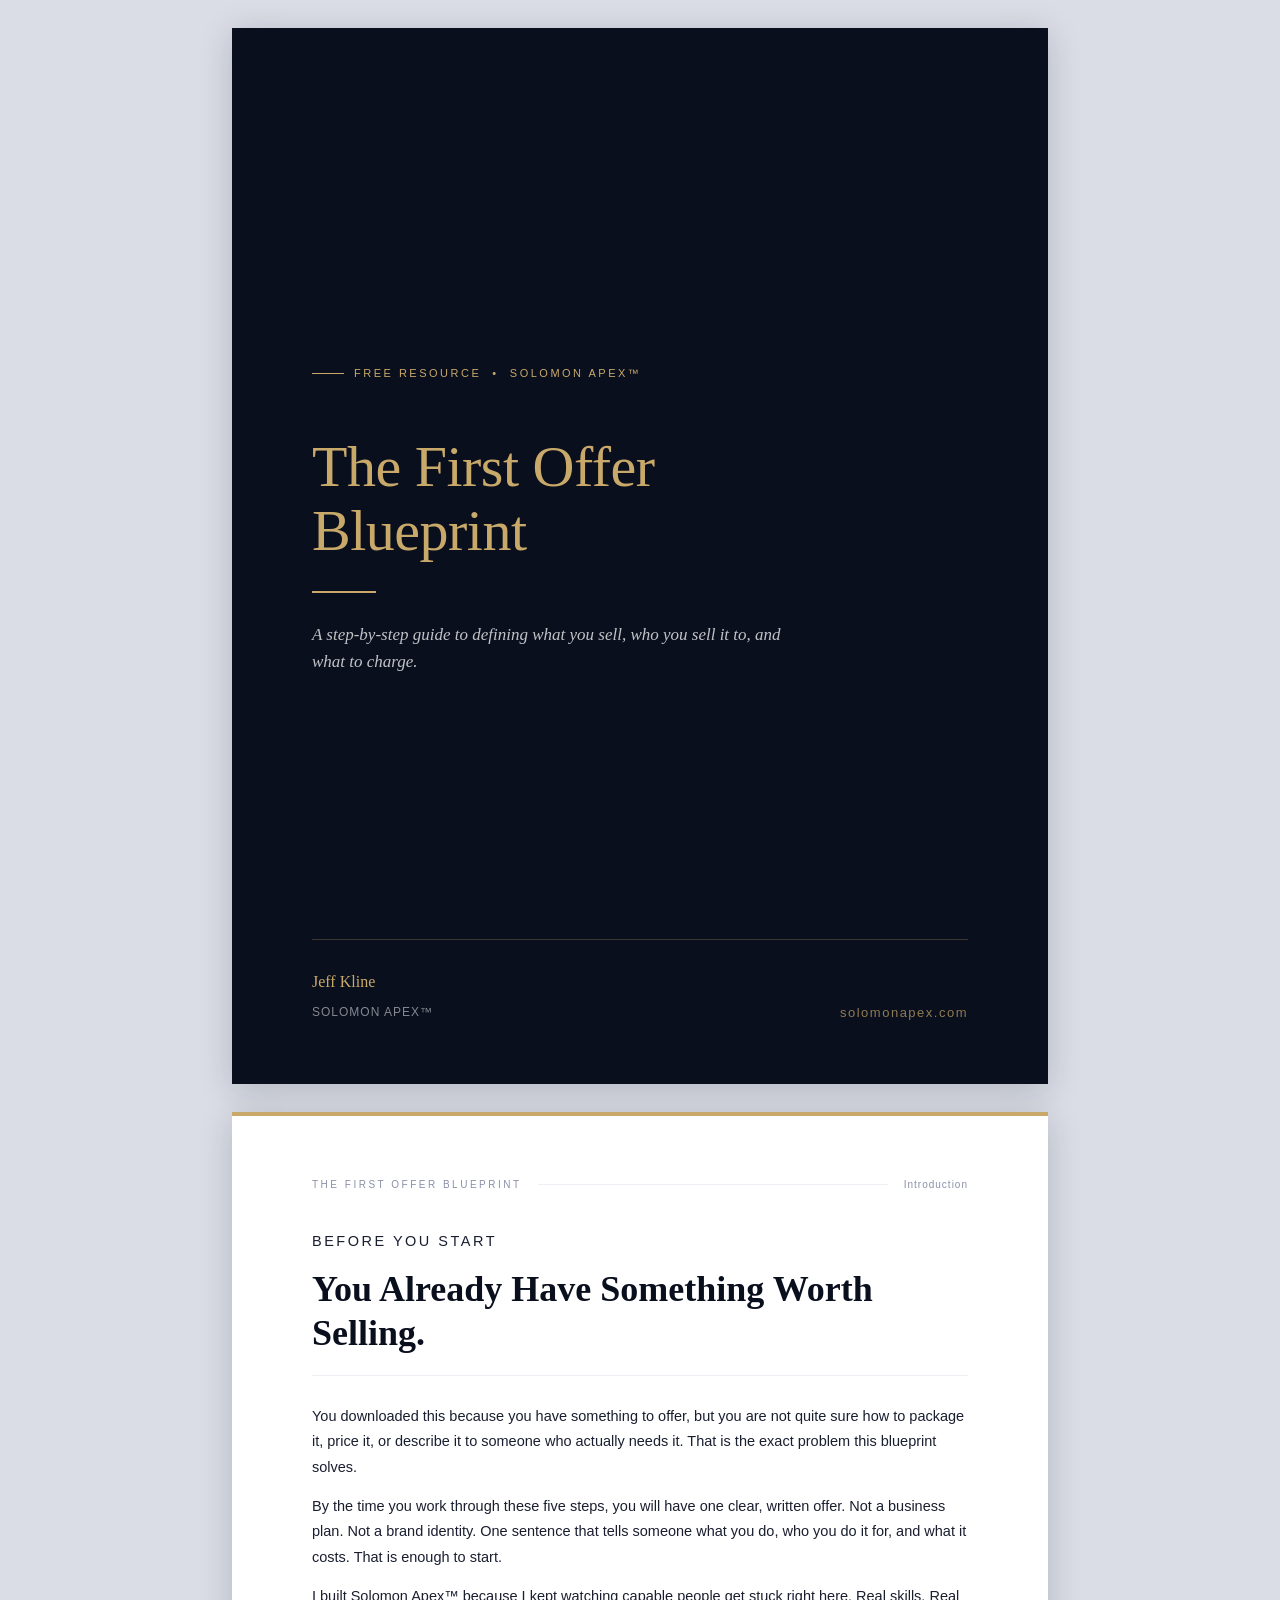
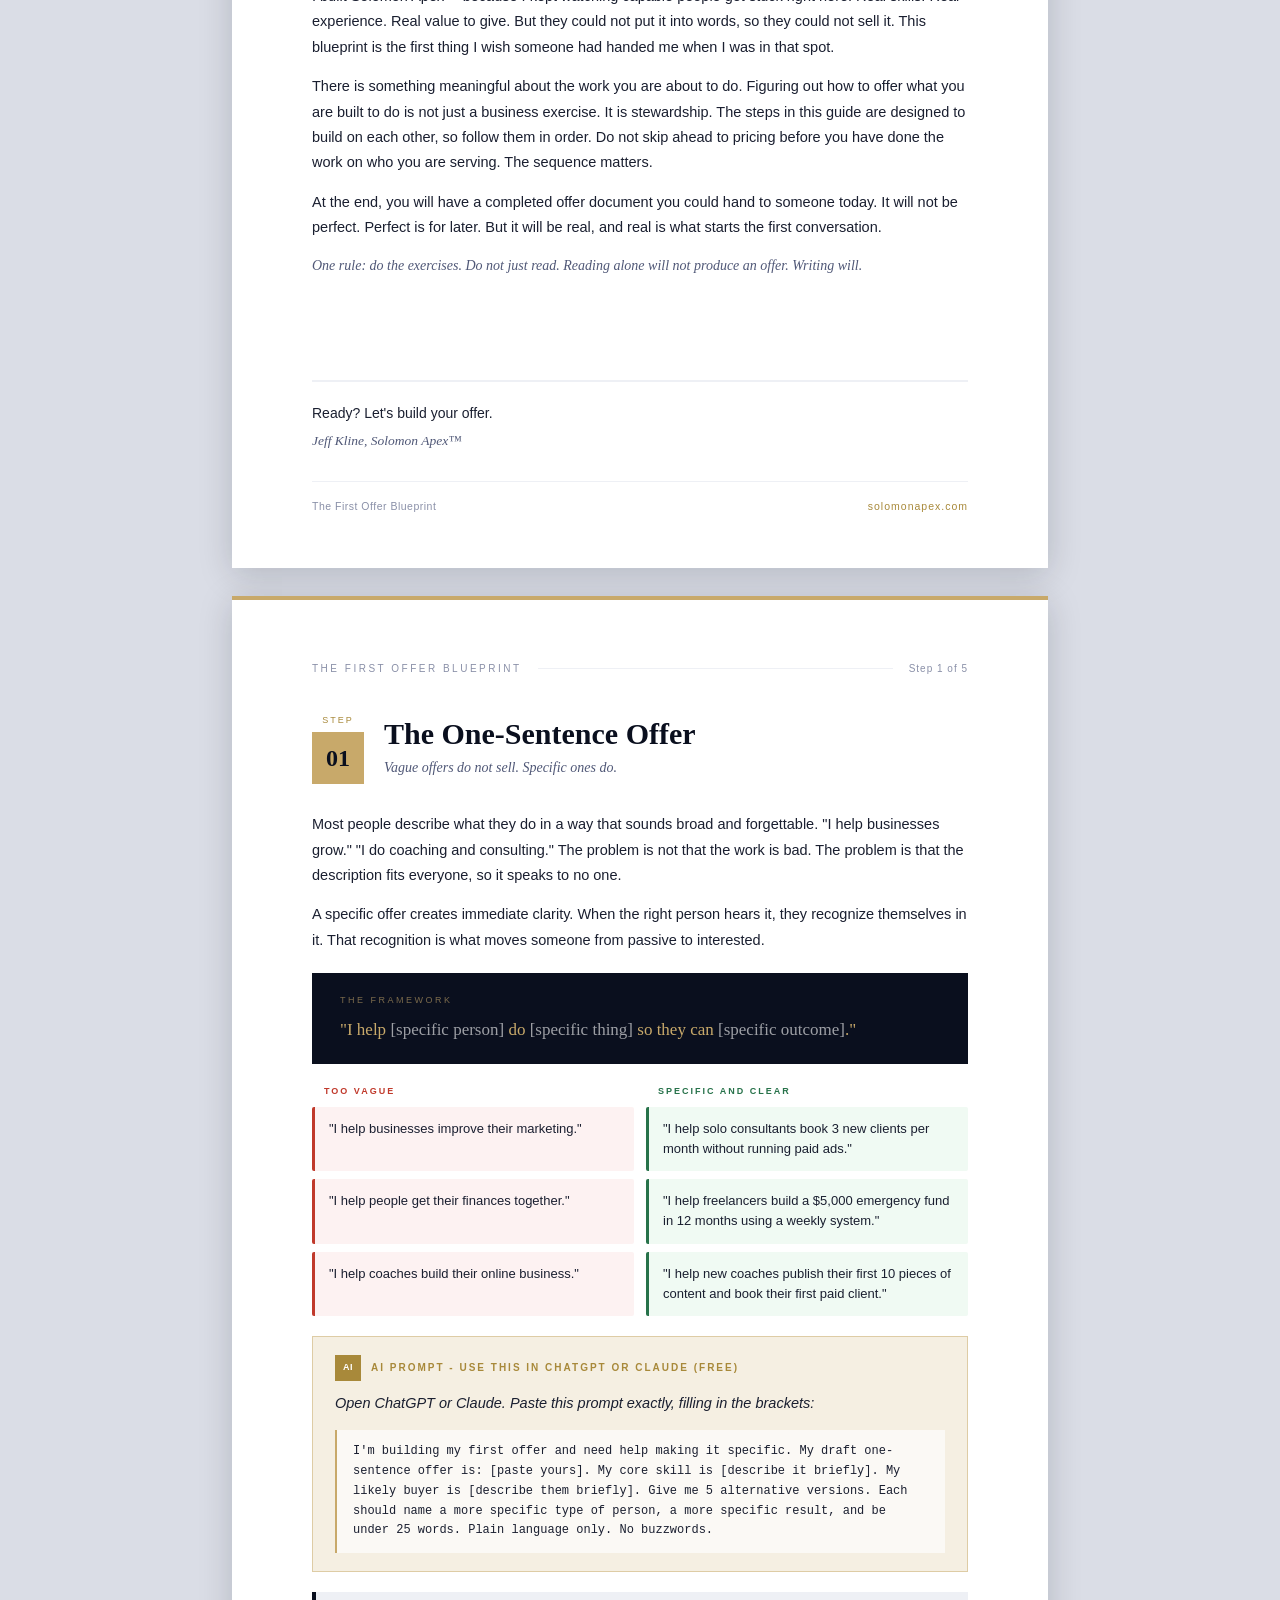
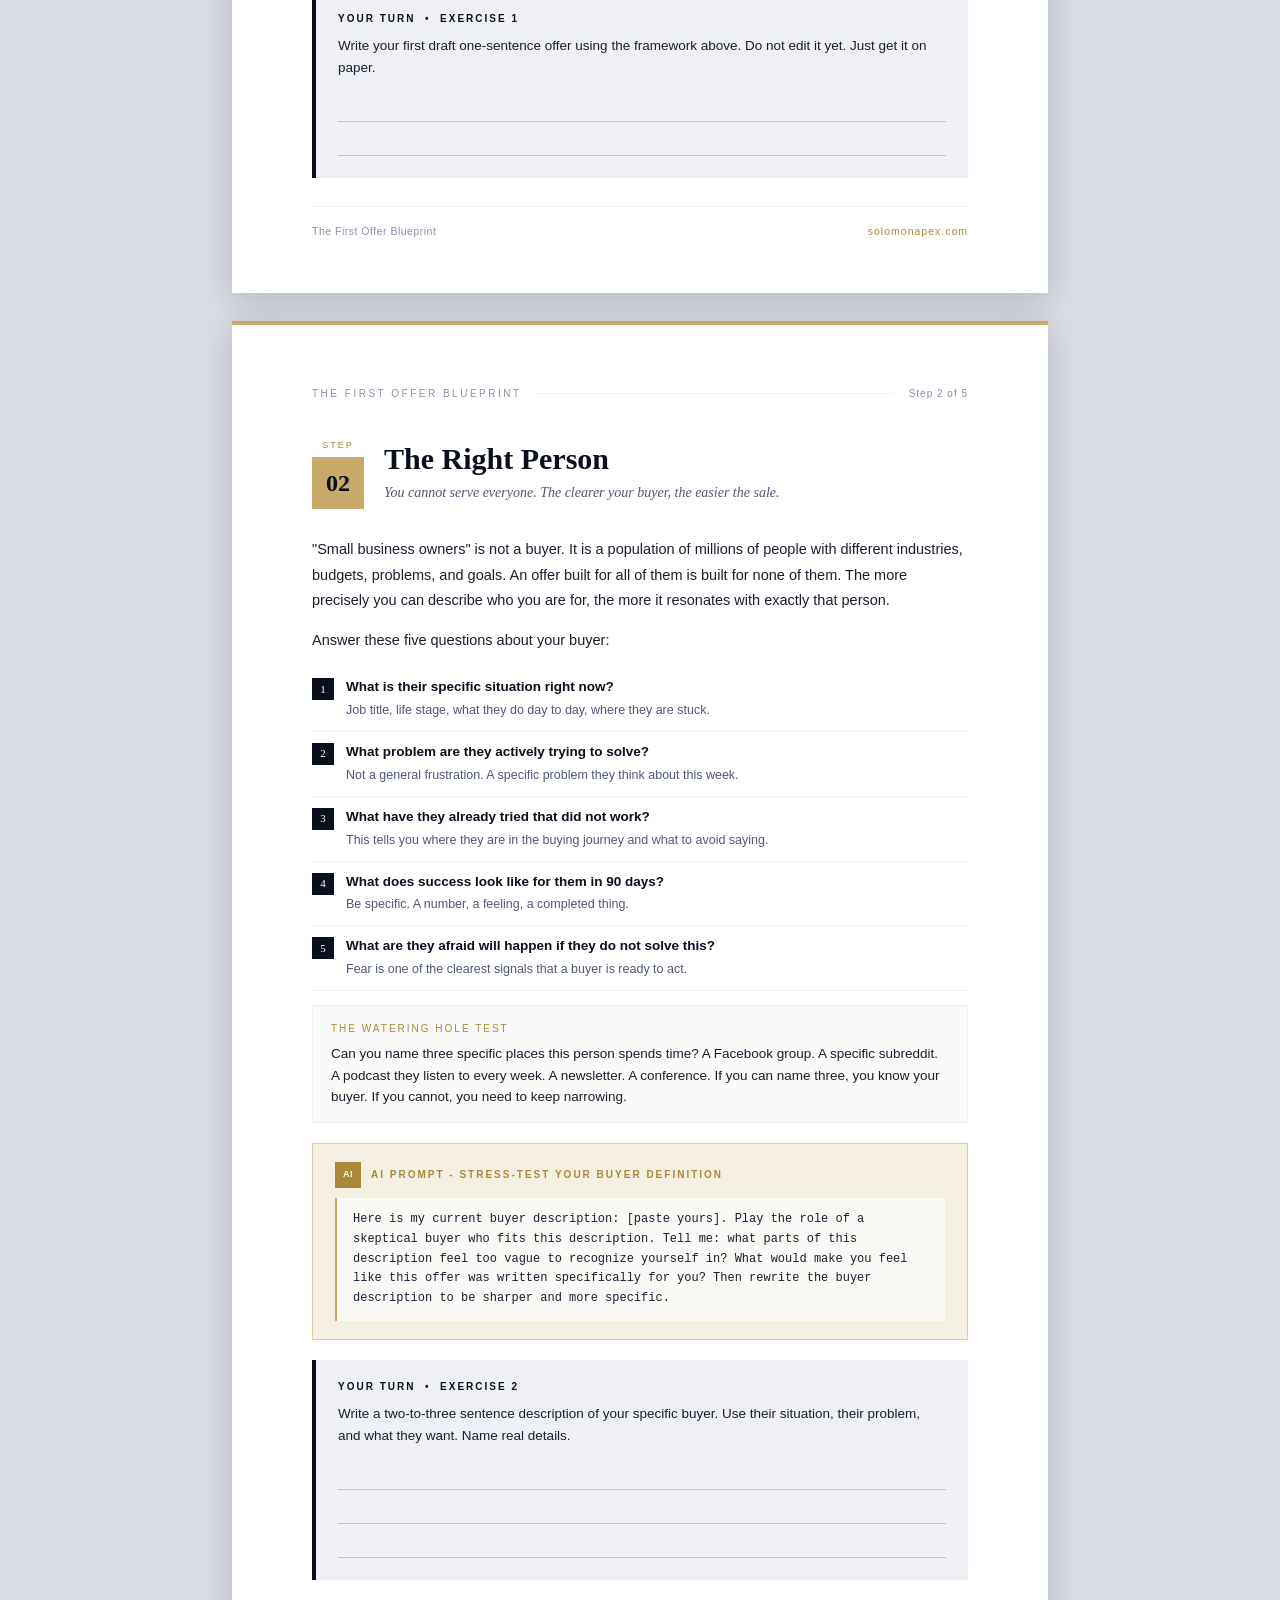
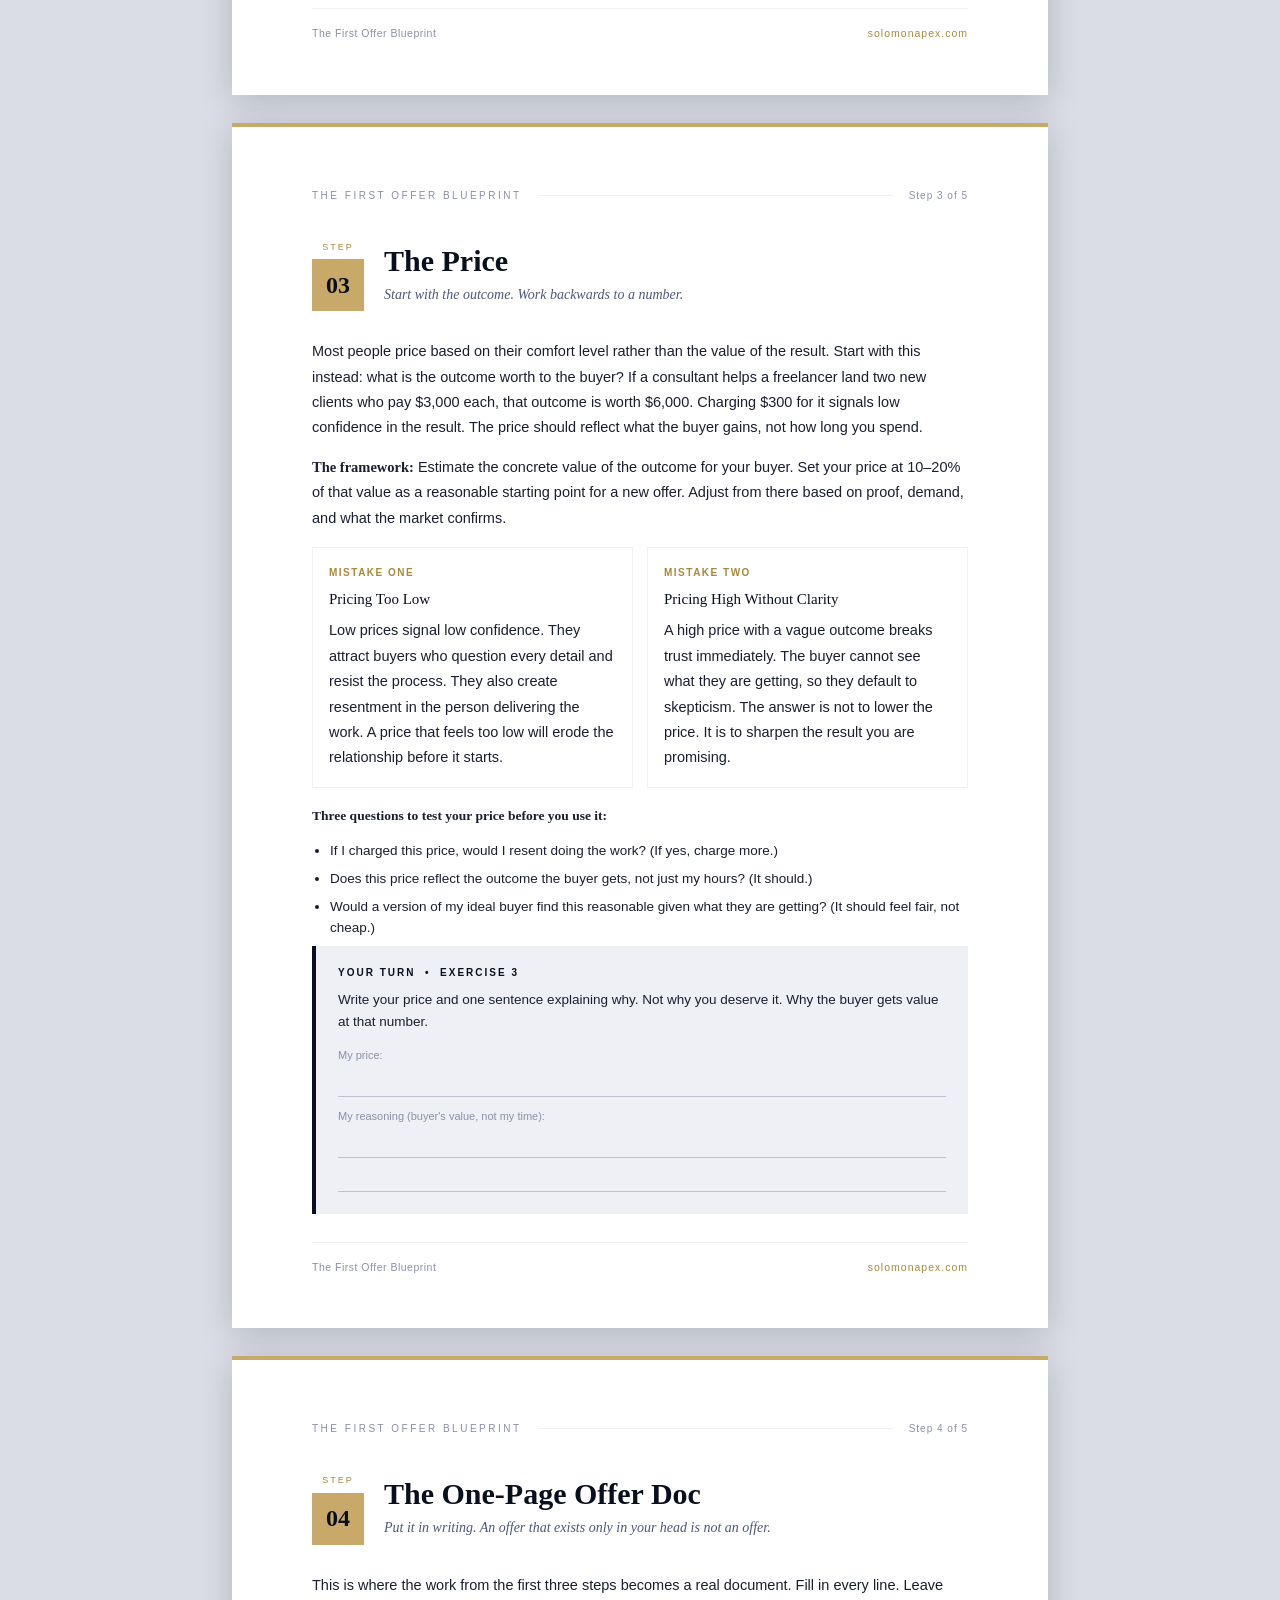
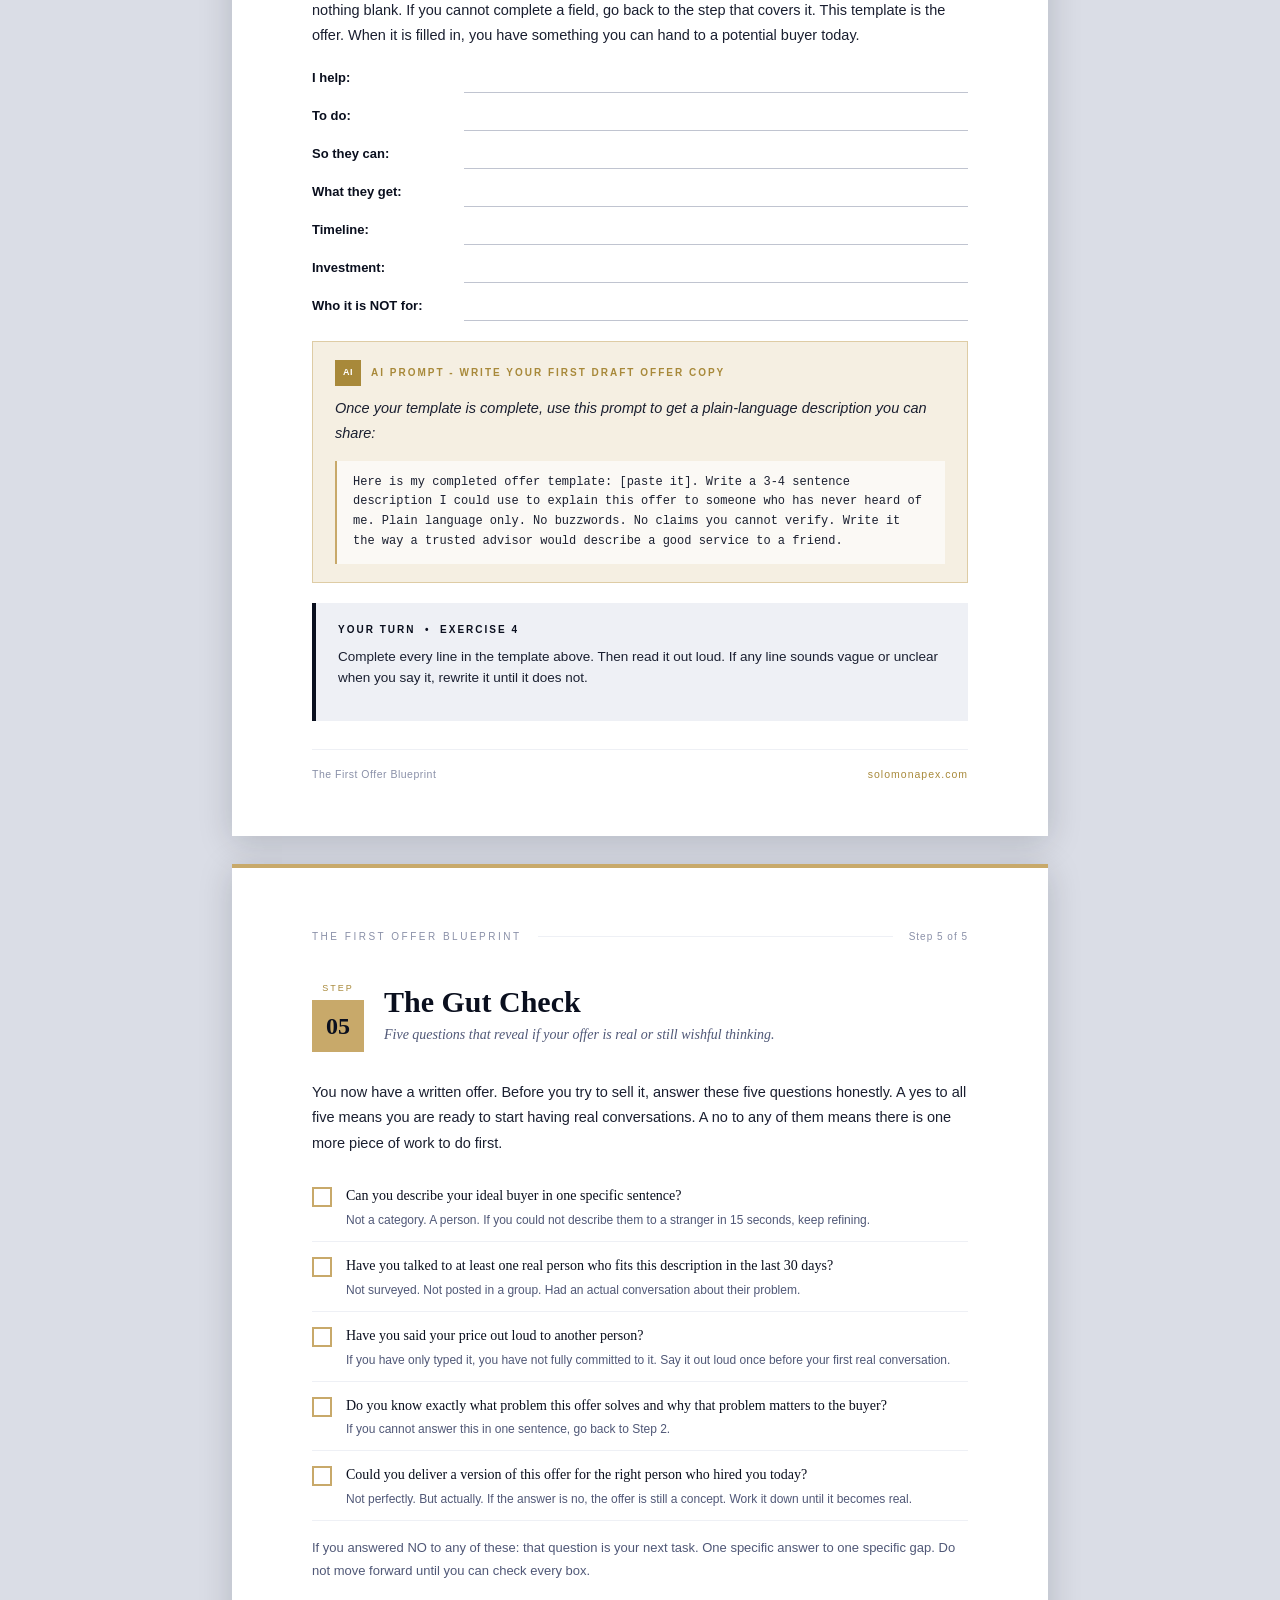
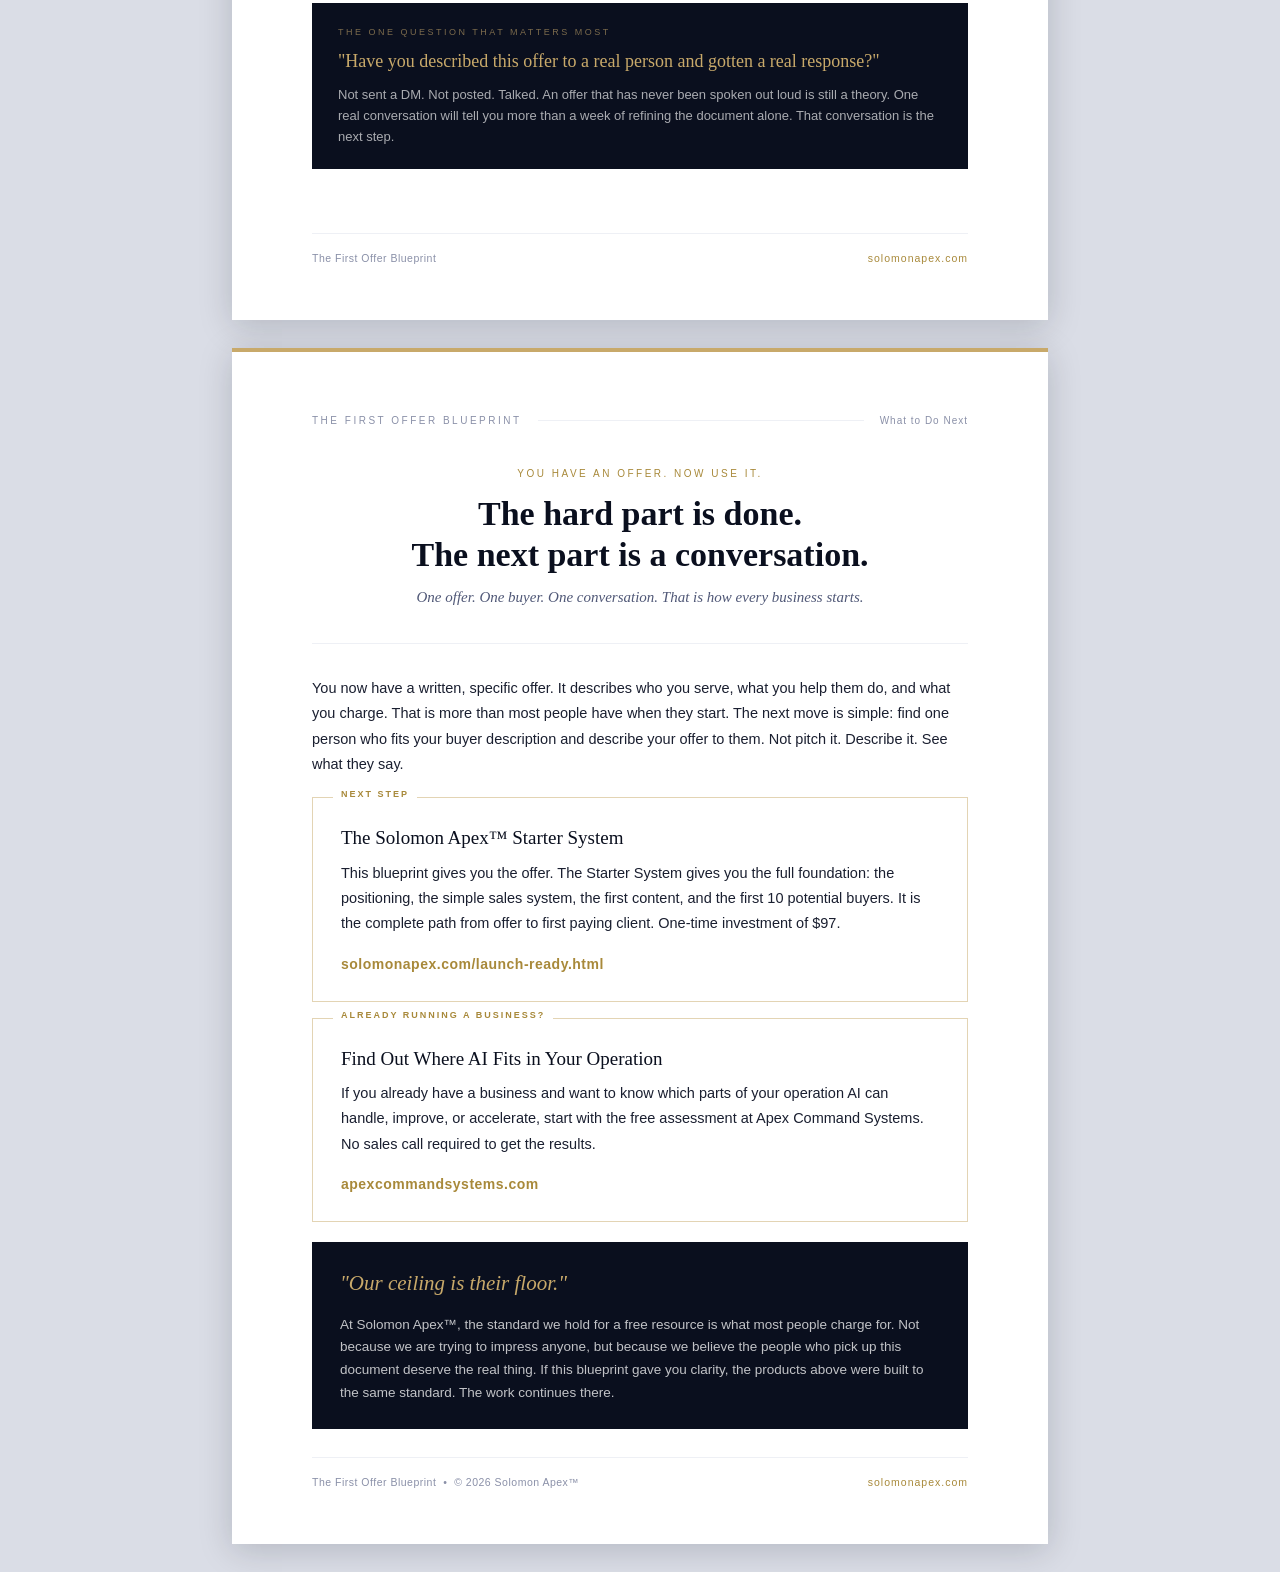
<file: blueprint-download.html>
<!DOCTYPE html>
<html lang="en">
<head>
  <meta charset="UTF-8">
  <meta name="viewport" content="width=device-width, initial-scale=1.0">
  <title>The First Offer Blueprint | Solomon Apex&trade;</title>
  <style>
    :root {
      --navy: #0A0F1E;
      --gold: #C8A96A;
      --gold-dark: #A8893A;
      --gold-light: #F5EFE2;
      --white: #FFFFFF;
      --off-white: #FAFAF8;
      --light-gray: #EEF0F5;
      --text-dark: #1A1F30;
      --text-mid: #505877;
      --text-light: #8A90A8;
      --red-soft: #C0392B;
      --green-soft: #27724A;
    }

    * { margin: 0; padding: 0; box-sizing: border-box; }

    body {
      font-family: Arial, -apple-system, BlinkMacSystemFont, 'Segoe UI', sans-serif;
      color: var(--text-dark);
      background: #DADDE6;
      font-size: 15px;
      line-height: 1.7;
    }

    h1, h2, h3, h4 {
      font-family: Georgia, 'Times New Roman', serif;
    }

    /* ========================
       PAGE CONTAINERS
    ======================== */

    .page {
      background: var(--white);
      width: 816px;
      min-height: 1056px;
      margin: 28px auto;
      padding: 64px 80px 52px;
      box-shadow: 0 6px 32px rgba(10,15,30,0.18);
      position: relative;
      page-break-after: always;
      display: flex;
      flex-direction: column;
    }

    .page:last-child {
      page-break-after: auto;
    }

    /* ========================
       COVER PAGE
    ======================== */

    .cover {
      background: var(--navy);
      padding: 72px 80px 60px;
      min-height: 1056px;
      justify-content: space-between;
    }

    .cover-inner {
      flex: 1;
      display: flex;
      flex-direction: column;
      justify-content: center;
      padding: 40px 0;
    }

    .cover-eyebrow {
      display: inline-flex;
      align-items: center;
      gap: 10px;
      margin-bottom: 52px;
    }

    .cover-eyebrow-line {
      width: 32px;
      height: 1px;
      background: var(--gold);
    }

    .cover-eyebrow-text {
      font-family: Arial, sans-serif;
      font-size: 11px;
      letter-spacing: 2.5px;
      text-transform: uppercase;
      color: var(--gold);
    }

    .cover-title {
      font-family: Georgia, serif;
      font-size: 58px;
      color: var(--gold);
      line-height: 1.1;
      font-weight: normal;
      margin-bottom: 28px;
      letter-spacing: -0.5px;
    }

    .cover-rule {
      width: 64px;
      height: 2px;
      background: var(--gold);
      margin-bottom: 28px;
    }

    .cover-subtitle {
      font-family: Georgia, serif;
      font-size: 17px;
      color: rgba(255,255,255,0.75);
      line-height: 1.6;
      max-width: 500px;
      font-style: italic;
    }

    .cover-bottom {
      border-top: 1px solid rgba(200,169,106,0.25);
      padding-top: 28px;
      display: flex;
      justify-content: space-between;
      align-items: flex-end;
    }

    .cover-author-block {
      line-height: 1.8;
    }

    .cover-author-name {
      font-family: Georgia, serif;
      font-size: 16px;
      color: var(--gold);
      display: block;
    }

    .cover-author-sub {
      font-size: 12px;
      color: rgba(255,255,255,0.5);
      letter-spacing: 1px;
      text-transform: uppercase;
    }

    .cover-url {
      font-family: Arial, sans-serif;
      font-size: 13px;
      color: rgba(200,169,106,0.7);
      letter-spacing: 1.5px;
    }

    /* ========================
       TOP STRIPE (inner pages)
    ======================== */

    .top-stripe {
      position: absolute;
      top: 0; left: 0; right: 0;
      height: 4px;
      background: var(--gold);
    }

    /* ========================
       RUNNING HEADER
    ======================== */

    .running-head {
      display: flex;
      justify-content: space-between;
      align-items: center;
      margin-bottom: 36px;
    }

    .running-head-title {
      font-size: 10px;
      letter-spacing: 2.5px;
      text-transform: uppercase;
      color: var(--text-light);
    }

    .running-head-divider {
      flex: 1;
      height: 1px;
      background: var(--light-gray);
      margin: 0 16px;
    }

    .running-head-page {
      font-size: 10px;
      color: var(--text-light);
      letter-spacing: 1px;
    }

    /* ========================
       INTRO PAGE
    ======================== */

    .intro-eyebrow {
      font-size: 11px;
      letter-spacing: 2.5px;
      text-transform: uppercase;
      color: var(--gold-dark);
      margin-bottom: 12px;
    }

    .intro-headline {
      font-family: Georgia, serif;
      font-size: 36px;
      color: var(--navy);
      line-height: 1.2;
      margin-bottom: 20px;
    }

    .section-rule {
      width: 100%;
      height: 1px;
      background: var(--light-gray);
      margin-bottom: 28px;
    }

    /* ========================
       STEP HEADER
    ======================== */

    .step-head {
      display: flex;
      align-items: flex-start;
      gap: 20px;
      margin-bottom: 28px;
    }

    .step-num-block {
      display: flex;
      flex-direction: column;
      align-items: center;
      flex-shrink: 0;
    }

    .step-num-label {
      font-size: 9px;
      letter-spacing: 2px;
      text-transform: uppercase;
      color: var(--gold-dark);
      margin-bottom: 4px;
    }

    .step-num {
      width: 52px;
      height: 52px;
      background: var(--gold);
      color: var(--navy);
      font-family: Georgia, serif;
      font-size: 24px;
      font-weight: bold;
      display: flex;
      align-items: center;
      justify-content: center;
    }

    .step-title-block {
      padding-top: 4px;
      flex: 1;
    }

    .step-title {
      font-family: Georgia, serif;
      font-size: 30px;
      color: var(--navy);
      line-height: 1.15;
      margin-bottom: 4px;
    }

    .step-subtitle {
      font-family: Georgia, serif;
      font-size: 14px;
      color: var(--text-mid);
      font-style: italic;
    }

    /* ========================
       BODY TEXT
    ======================== */

    .content p {
      margin-bottom: 14px;
      color: var(--text-dark);
      font-size: 14.5px;
      line-height: 1.75;
    }

    .content p:last-child {
      margin-bottom: 0;
    }

    /* ========================
       FRAMEWORK BOX
    ======================== */

    .framework-box {
      background: var(--navy);
      padding: 20px 28px;
      margin: 20px 0;
    }

    .framework-label {
      font-size: 9px;
      letter-spacing: 2.5px;
      text-transform: uppercase;
      color: rgba(200,169,106,0.6);
      margin-bottom: 8px;
    }

    .framework-text {
      font-family: Georgia, serif;
      font-size: 17px;
      color: var(--gold);
      line-height: 1.6;
    }

    .framework-text em {
      color: rgba(255,255,255,0.6);
      font-style: normal;
    }

    /* ========================
       COMPARISON EXAMPLES
    ======================== */

    .comparison-section {
      margin: 20px 0;
    }

    .comparison-label-row {
      display: grid;
      grid-template-columns: 1fr 1fr;
      gap: 12px;
      margin-bottom: 8px;
    }

    .comparison-col-label {
      font-size: 9px;
      letter-spacing: 2px;
      text-transform: uppercase;
      font-weight: bold;
      padding: 0 12px;
    }

    .comparison-col-label.bad { color: var(--red-soft); }
    .comparison-col-label.good { color: var(--green-soft); }

    .comparison-row {
      display: grid;
      grid-template-columns: 1fr 1fr;
      gap: 12px;
      margin-bottom: 8px;
    }

    .compare-bad, .compare-good {
      padding: 12px 14px;
      border-radius: 2px;
      font-size: 13px;
      line-height: 1.55;
      color: var(--text-dark);
    }

    .compare-bad {
      background: #FDF2F2;
      border-left: 3px solid #C0392B;
    }

    .compare-good {
      background: #F0FAF3;
      border-left: 3px solid #27724A;
    }

    /* ========================
       AI PROMPT BOX
    ======================== */

    .ai-box {
      background: var(--gold-light);
      border: 1px solid rgba(200,169,106,0.5);
      padding: 18px 22px;
      margin: 20px 0;
    }

    .ai-box-header {
      display: flex;
      align-items: center;
      gap: 10px;
      margin-bottom: 10px;
    }

    .ai-badge {
      width: 26px;
      height: 26px;
      background: var(--gold-dark);
      color: var(--white);
      font-size: 9px;
      letter-spacing: 0.5px;
      font-weight: bold;
      display: flex;
      align-items: center;
      justify-content: center;
      font-family: Arial, sans-serif;
      text-transform: uppercase;
    }

    .ai-box-label {
      font-size: 10px;
      letter-spacing: 2px;
      text-transform: uppercase;
      color: var(--gold-dark);
      font-weight: bold;
    }

    .ai-box-instruction {
      font-size: 12.5px;
      color: var(--text-mid);
      margin-bottom: 10px;
      font-style: italic;
    }

    .ai-prompt {
      font-family: 'Courier New', Courier, monospace;
      font-size: 12px;
      line-height: 1.65;
      color: var(--text-dark);
      background: rgba(255,255,255,0.65);
      padding: 12px 16px;
      border-left: 2px solid var(--gold);
    }

    /* ========================
       EXERCISE BOX
    ======================== */

    .exercise-box {
      background: var(--light-gray);
      border-left: 4px solid var(--navy);
      padding: 18px 22px;
      margin-top: auto;
    }

    .exercise-label {
      font-size: 10px;
      letter-spacing: 2px;
      text-transform: uppercase;
      color: var(--navy);
      font-weight: bold;
      margin-bottom: 8px;
    }

    .exercise-text {
      font-size: 13.5px;
      color: var(--text-dark);
      line-height: 1.6;
      margin-bottom: 14px;
    }

    .write-line {
      border-bottom: 1px solid #C0C4D0;
      height: 30px;
      margin-bottom: 4px;
    }

    .write-line-label {
      font-size: 11px;
      color: var(--text-light);
      margin-bottom: 2px;
      margin-top: 10px;
    }

    /* ========================
       QUESTIONS LIST
    ======================== */

    .q-list {
      list-style: none;
      padding: 0;
      margin: 14px 0;
    }

    .q-item {
      display: flex;
      gap: 12px;
      padding: 10px 0;
      border-bottom: 1px solid var(--light-gray);
      align-items: flex-start;
    }

    .q-num {
      width: 22px;
      height: 22px;
      background: var(--navy);
      color: var(--white);
      font-size: 11px;
      font-family: Georgia, serif;
      display: flex;
      align-items: center;
      justify-content: center;
      flex-shrink: 0;
      margin-top: 1px;
    }

    .q-text {
      font-size: 13.5px;
      color: var(--text-dark);
      line-height: 1.55;
    }

    .q-text strong {
      display: block;
      color: var(--navy);
      margin-bottom: 2px;
      font-size: 13.5px;
    }

    .q-text span {
      color: var(--text-mid);
      font-size: 12.5px;
    }

    /* ========================
       WATERING HOLE CALLOUT
    ======================== */

    .callout-inline {
      background: var(--off-white);
      border: 1px solid var(--light-gray);
      padding: 14px 18px;
      margin: 14px 0;
    }

    .callout-inline-label {
      font-size: 10px;
      letter-spacing: 2px;
      text-transform: uppercase;
      color: var(--gold-dark);
      margin-bottom: 6px;
    }

    .callout-inline-text {
      font-size: 13.5px;
      color: var(--text-dark);
      line-height: 1.6;
    }

    /* ========================
       PRICING SECTION
    ======================== */

    .two-col {
      display: grid;
      grid-template-columns: 1fr 1fr;
      gap: 14px;
      margin: 16px 0;
    }

    .pricing-mistake {
      border: 1px solid var(--light-gray);
      padding: 16px;
    }

    .pricing-mistake-label {
      font-size: 10px;
      letter-spacing: 1.5px;
      text-transform: uppercase;
      font-weight: bold;
      color: var(--gold-dark);
      margin-bottom: 6px;
    }

    .pricing-mistake-title {
      font-family: Georgia, serif;
      font-size: 15px;
      color: var(--navy);
      margin-bottom: 6px;
    }

    .pricing-mistake-text {
      font-size: 12.5px;
      color: var(--text-mid);
      line-height: 1.6;
    }

    /* ========================
       TEMPLATE (STEP 4)
    ======================== */

    .template-grid {
      margin: 16px 0;
      display: grid;
      gap: 10px;
    }

    .template-row {
      display: flex;
      align-items: flex-end;
      gap: 12px;
    }

    .template-key {
      font-size: 13px;
      font-weight: bold;
      color: var(--navy);
      min-width: 140px;
      padding-bottom: 4px;
    }

    .template-fill {
      flex: 1;
      border-bottom: 1px solid #C0C4D0;
      height: 28px;
    }

    /* ========================
       GUT CHECK (STEP 5)
    ======================== */

    .gut-list {
      list-style: none;
      padding: 0;
      margin: 16px 0;
    }

    .gut-item {
      display: flex;
      gap: 14px;
      padding: 12px 0;
      border-bottom: 1px solid var(--light-gray);
      align-items: flex-start;
    }

    .gut-checkbox {
      width: 20px;
      height: 20px;
      border: 2px solid var(--gold);
      flex-shrink: 0;
      margin-top: 3px;
    }

    .gut-content {}

    .gut-question {
      font-family: Georgia, serif;
      font-size: 14px;
      color: var(--navy);
      margin-bottom: 3px;
    }

    .gut-note {
      font-size: 12px;
      color: var(--text-mid);
      line-height: 1.5;
    }

    .the-one-question {
      background: var(--navy);
      padding: 22px 26px;
      margin-top: 20px;
    }

    .the-one-question-label {
      font-size: 9px;
      letter-spacing: 2.5px;
      text-transform: uppercase;
      color: rgba(200,169,106,0.6);
      margin-bottom: 8px;
    }

    .the-one-question-text {
      font-family: Georgia, serif;
      font-size: 18px;
      color: var(--gold);
      line-height: 1.5;
      margin-bottom: 10px;
    }

    .the-one-question-sub {
      font-size: 13px;
      color: rgba(255,255,255,0.65);
      line-height: 1.6;
    }

    /* ========================
       CLOSING PAGE
    ======================== */

    .closing-header {
      text-align: center;
      padding-bottom: 32px;
      border-bottom: 1px solid var(--light-gray);
      margin-bottom: 32px;
    }

    .closing-eyebrow {
      font-size: 10px;
      letter-spacing: 2.5px;
      text-transform: uppercase;
      color: var(--gold-dark);
      margin-bottom: 12px;
    }

    .closing-title {
      font-family: Georgia, serif;
      font-size: 34px;
      color: var(--navy);
      margin-bottom: 10px;
      line-height: 1.2;
    }

    .closing-sub {
      font-size: 15px;
      color: var(--text-mid);
      font-style: italic;
      font-family: Georgia, serif;
    }

    .cta-block {
      border: 1px solid rgba(200,169,106,0.5);
      padding: 24px 28px;
      margin: 16px 0;
      position: relative;
    }

    .cta-tag {
      position: absolute;
      top: -11px;
      left: 20px;
      background: var(--white);
      padding: 0 8px;
      font-size: 9px;
      letter-spacing: 2px;
      text-transform: uppercase;
      color: var(--gold-dark);
      font-weight: bold;
    }

    .cta-title {
      font-family: Georgia, serif;
      font-size: 19px;
      color: var(--navy);
      margin-bottom: 6px;
    }

    .cta-desc {
      font-size: 13.5px;
      color: var(--text-mid);
      line-height: 1.6;
      margin-bottom: 10px;
    }

    .cta-url {
      font-size: 14px;
      color: var(--gold-dark);
      font-weight: bold;
      letter-spacing: 0.5px;
      text-decoration: none;
    }

    .ceiling-block {
      background: var(--navy);
      padding: 24px 28px;
      margin-top: 20px;
    }

    .ceiling-quote {
      font-family: Georgia, serif;
      font-size: 21px;
      color: var(--gold);
      font-style: italic;
      margin-bottom: 12px;
    }

    .ceiling-text {
      font-size: 13.5px;
      color: rgba(255,255,255,0.75);
      line-height: 1.7;
    }

    /* ========================
       PAGE FOOTER
    ======================== */

    .page-footer {
      margin-top: 28px;
      padding-top: 16px;
      border-top: 1px solid var(--light-gray);
      display: flex;
      justify-content: space-between;
      align-items: center;
      flex-shrink: 0;
    }

    .footer-doc {
      font-size: 10.5px;
      color: var(--text-light);
      letter-spacing: 0.5px;
    }

    .footer-brand {
      font-size: 10.5px;
      color: var(--gold-dark);
      letter-spacing: 1px;
    }

    /* ========================
       PRINT STYLES
    ======================== */

    @media print {
      * {
        -webkit-print-color-adjust: exact !important;
        print-color-adjust: exact !important;
        color-adjust: exact !important;
      }

      body {
        background: none;
        margin: 0;
        padding: 0;
      }

      .page {
        width: 100%;
        min-height: auto;
        height: 100vh;
        margin: 0;
        padding: 0.65in 0.85in 0.55in;
        box-shadow: none;
        page-break-after: always;
        page-break-inside: avoid;
      }

      .page:last-child {
        page-break-after: avoid;
      }

      @page {
        size: letter;
        margin: 0;
      }
    }

    /* ========================
       RESPONSIVE (MOBILE)
    ======================== */

    @media (max-width: 900px) {
      body { background: var(--white); }

      .page {
        width: 100%;
        min-height: auto;
        margin: 0;
        padding: 40px 24px 32px;
        box-shadow: none;
      }

      .cover { padding: 48px 24px 40px; }
      .cover-title { font-size: 38px; }

      .step-title { font-size: 26px; }
      .intro-headline { font-size: 28px; }

      .comparison-label-row,
      .comparison-row,
      .two-col {
        grid-template-columns: 1fr;
      }

      .template-row { flex-direction: column; gap: 4px; }
      .template-fill { width: 100%; }
    }
  </style>
</head>
<body>

<!-- ==========================================
     PAGE 1: COVER
========================================== -->
<div class="page cover">
  <div class="cover-inner">
    <div class="cover-eyebrow">
      <div class="cover-eyebrow-line"></div>
      <span class="cover-eyebrow-text">Free Resource &nbsp;&bull;&nbsp; Solomon Apex&trade;</span>
    </div>
    <h1 class="cover-title">The First Offer<br>Blueprint</h1>
    <div class="cover-rule"></div>
    <p class="cover-subtitle">A step-by-step guide to defining what you sell, who you sell it to, and what to charge.</p>
  </div>
  <div class="cover-bottom">
    <div class="cover-author-block">
      <span class="cover-author-name">Jeff Kline</span>
      <span class="cover-author-sub">Solomon Apex&trade;</span>
    </div>
    <div class="cover-url">solomonapex.com</div>
  </div>
</div>


<!-- ==========================================
     PAGE 2: INTRODUCTION
========================================== -->
<div class="page">
  <div class="top-stripe"></div>

  <div class="running-head">
    <span class="running-head-title">The First Offer Blueprint</span>
    <div class="running-head-divider"></div>
    <span class="running-head-page">Introduction</span>
  </div>

  <div class="content" style="flex:1;">
    <p class="intro-eyebrow">Before You Start</p>
    <h2 class="intro-headline">You Already Have Something Worth Selling.</h2>
    <div class="section-rule"></div>

    <p>You downloaded this because you have something to offer, but you are not quite sure how to package it, price it, or describe it to someone who actually needs it. That is the exact problem this blueprint solves.</p>

    <p>By the time you work through these five steps, you will have one clear, written offer. Not a business plan. Not a brand identity. One sentence that tells someone what you do, who you do it for, and what it costs. That is enough to start.</p>

    <p>I built Solomon Apex&trade; because I kept watching capable people get stuck right here. Real skills. Real experience. Real value to give. But they could not put it into words, so they could not sell it. This blueprint is the first thing I wish someone had handed me when I was in that spot.</p>

    <p>There is something meaningful about the work you are about to do. Figuring out how to offer what you are built to do is not just a business exercise. It is stewardship. The steps in this guide are designed to build on each other, so follow them in order. Do not skip ahead to pricing before you have done the work on who you are serving. The sequence matters.</p>

    <p>At the end, you will have a completed offer document you could hand to someone today. It will not be perfect. Perfect is for later. But it will be real, and real is what starts the first conversation.</p>

    <p style="color: var(--text-mid); font-style: italic; font-family: Georgia, serif; font-size: 14px;">One rule: do the exercises. Do not just read. Reading alone will not produce an offer. Writing will.</p>
  </div>

  <div style="margin-top: 28px; padding-top: 20px; border-top: 2px solid var(--light-gray);">
    <p style="font-size: 14px; margin: 0 0 4px;">Ready? Let's build your offer.</p>
    <p style="font-size: 13.5px; color: var(--text-mid); margin: 0; font-family: Georgia, serif; font-style: italic;">Jeff Kline, Solomon Apex&trade;</p>
  </div>

  <div class="page-footer">
    <span class="footer-doc">The First Offer Blueprint</span>
    <span class="footer-brand">solomonapex.com</span>
  </div>
</div>


<!-- ==========================================
     PAGE 3: STEP 1
========================================== -->
<div class="page">
  <div class="top-stripe"></div>

  <div class="running-head">
    <span class="running-head-title">The First Offer Blueprint</span>
    <div class="running-head-divider"></div>
    <span class="running-head-page">Step 1 of 5</span>
  </div>

  <div class="step-head">
    <div class="step-num-block">
      <span class="step-num-label">Step</span>
      <div class="step-num">01</div>
    </div>
    <div class="step-title-block">
      <h2 class="step-title">The One-Sentence Offer</h2>
      <p class="step-subtitle">Vague offers do not sell. Specific ones do.</p>
    </div>
  </div>

  <div class="content" style="flex:1;">
    <p>Most people describe what they do in a way that sounds broad and forgettable. "I help businesses grow." "I do coaching and consulting." The problem is not that the work is bad. The problem is that the description fits everyone, so it speaks to no one.</p>

    <p>A specific offer creates immediate clarity. When the right person hears it, they recognize themselves in it. That recognition is what moves someone from passive to interested.</p>

    <div class="framework-box">
      <div class="framework-label">The Framework</div>
      <div class="framework-text">
        "I help <em>[specific person]</em> do <em>[specific thing]</em> so they can <em>[specific outcome]</em>."
      </div>
    </div>

    <div class="comparison-section">
      <div class="comparison-label-row">
        <div class="comparison-col-label bad">Too Vague</div>
        <div class="comparison-col-label good">Specific and Clear</div>
      </div>
      <div class="comparison-row">
        <div class="compare-bad">"I help businesses improve their marketing."</div>
        <div class="compare-good">"I help solo consultants book 3 new clients per month without running paid ads."</div>
      </div>
      <div class="comparison-row">
        <div class="compare-bad">"I help people get their finances together."</div>
        <div class="compare-good">"I help freelancers build a $5,000 emergency fund in 12 months using a weekly system."</div>
      </div>
      <div class="comparison-row">
        <div class="compare-bad">"I help coaches build their online business."</div>
        <div class="compare-good">"I help new coaches publish their first 10 pieces of content and book their first paid client."</div>
      </div>
    </div>

    <div class="ai-box">
      <div class="ai-box-header">
        <div class="ai-badge">AI</div>
        <span class="ai-box-label">AI Prompt - Use This in ChatGPT or Claude (Free)</span>
      </div>
      <p class="ai-box-instruction">Open ChatGPT or Claude. Paste this prompt exactly, filling in the brackets:</p>
      <div class="ai-prompt">I'm building my first offer and need help making it specific. My draft one-sentence offer is: [paste yours]. My core skill is [describe it briefly]. My likely buyer is [describe them briefly]. Give me 5 alternative versions. Each should name a more specific type of person, a more specific result, and be under 25 words. Plain language only. No buzzwords.</div>
    </div>
  </div>

  <div class="exercise-box">
    <div class="exercise-label">Your Turn &nbsp;&bull;&nbsp; Exercise 1</div>
    <p class="exercise-text">Write your first draft one-sentence offer using the framework above. Do not edit it yet. Just get it on paper.</p>
    <div class="write-line"></div>
    <div class="write-line"></div>
  </div>

  <div class="page-footer">
    <span class="footer-doc">The First Offer Blueprint</span>
    <span class="footer-brand">solomonapex.com</span>
  </div>
</div>


<!-- ==========================================
     PAGE 4: STEP 2
========================================== -->
<div class="page">
  <div class="top-stripe"></div>

  <div class="running-head">
    <span class="running-head-title">The First Offer Blueprint</span>
    <div class="running-head-divider"></div>
    <span class="running-head-page">Step 2 of 5</span>
  </div>

  <div class="step-head">
    <div class="step-num-block">
      <span class="step-num-label">Step</span>
      <div class="step-num">02</div>
    </div>
    <div class="step-title-block">
      <h2 class="step-title">The Right Person</h2>
      <p class="step-subtitle">You cannot serve everyone. The clearer your buyer, the easier the sale.</p>
    </div>
  </div>

  <div class="content" style="flex:1;">
    <p>"Small business owners" is not a buyer. It is a population of millions of people with different industries, budgets, problems, and goals. An offer built for all of them is built for none of them. The more precisely you can describe who you are for, the more it resonates with exactly that person.</p>

    <p>Answer these five questions about your buyer:</p>

    <ul class="q-list">
      <li class="q-item">
        <div class="q-num">1</div>
        <div class="q-text"><strong>What is their specific situation right now?</strong><span>Job title, life stage, what they do day to day, where they are stuck.</span></div>
      </li>
      <li class="q-item">
        <div class="q-num">2</div>
        <div class="q-text"><strong>What problem are they actively trying to solve?</strong><span>Not a general frustration. A specific problem they think about this week.</span></div>
      </li>
      <li class="q-item">
        <div class="q-num">3</div>
        <div class="q-text"><strong>What have they already tried that did not work?</strong><span>This tells you where they are in the buying journey and what to avoid saying.</span></div>
      </li>
      <li class="q-item">
        <div class="q-num">4</div>
        <div class="q-text"><strong>What does success look like for them in 90 days?</strong><span>Be specific. A number, a feeling, a completed thing.</span></div>
      </li>
      <li class="q-item">
        <div class="q-num">5</div>
        <div class="q-text"><strong>What are they afraid will happen if they do not solve this?</strong><span>Fear is one of the clearest signals that a buyer is ready to act.</span></div>
      </li>
    </ul>

    <div class="callout-inline">
      <div class="callout-inline-label">The Watering Hole Test</div>
      <div class="callout-inline-text">Can you name three specific places this person spends time? A Facebook group. A specific subreddit. A podcast they listen to every week. A newsletter. A conference. If you can name three, you know your buyer. If you cannot, you need to keep narrowing.</div>
    </div>

    <div class="ai-box">
      <div class="ai-box-header">
        <div class="ai-badge">AI</div>
        <span class="ai-box-label">AI Prompt - Stress-Test Your Buyer Definition</span>
      </div>
      <div class="ai-prompt">Here is my current buyer description: [paste yours]. Play the role of a skeptical buyer who fits this description. Tell me: what parts of this description feel too vague to recognize yourself in? What would make you feel like this offer was written specifically for you? Then rewrite the buyer description to be sharper and more specific.</div>
    </div>
  </div>

  <div class="exercise-box">
    <div class="exercise-label">Your Turn &nbsp;&bull;&nbsp; Exercise 2</div>
    <p class="exercise-text">Write a two-to-three sentence description of your specific buyer. Use their situation, their problem, and what they want. Name real details.</p>
    <div class="write-line"></div>
    <div class="write-line"></div>
    <div class="write-line"></div>
  </div>

  <div class="page-footer">
    <span class="footer-doc">The First Offer Blueprint</span>
    <span class="footer-brand">solomonapex.com</span>
  </div>
</div>


<!-- ==========================================
     PAGE 5: STEP 3
========================================== -->
<div class="page">
  <div class="top-stripe"></div>

  <div class="running-head">
    <span class="running-head-title">The First Offer Blueprint</span>
    <div class="running-head-divider"></div>
    <span class="running-head-page">Step 3 of 5</span>
  </div>

  <div class="step-head">
    <div class="step-num-block">
      <span class="step-num-label">Step</span>
      <div class="step-num">03</div>
    </div>
    <div class="step-title-block">
      <h2 class="step-title">The Price</h2>
      <p class="step-subtitle">Start with the outcome. Work backwards to a number.</p>
    </div>
  </div>

  <div class="content" style="flex:1;">
    <p>Most people price based on their comfort level rather than the value of the result. Start with this instead: what is the outcome worth to the buyer? If a consultant helps a freelancer land two new clients who pay $3,000 each, that outcome is worth $6,000. Charging $300 for it signals low confidence in the result. The price should reflect what the buyer gains, not how long you spend.</p>

    <p><strong style="font-family: Georgia, serif; font-size: 14.5px;">The framework:</strong> Estimate the concrete value of the outcome for your buyer. Set your price at 10&ndash;20% of that value as a reasonable starting point for a new offer. Adjust from there based on proof, demand, and what the market confirms.</p>

    <div class="two-col">
      <div class="pricing-mistake">
        <div class="pricing-mistake-label">Mistake One</div>
        <div class="pricing-mistake-title">Pricing Too Low</div>
        <p class="pricing-mistake-text">Low prices signal low confidence. They attract buyers who question every detail and resist the process. They also create resentment in the person delivering the work. A price that feels too low will erode the relationship before it starts.</p>
      </div>
      <div class="pricing-mistake">
        <div class="pricing-mistake-label">Mistake Two</div>
        <div class="pricing-mistake-title">Pricing High Without Clarity</div>
        <p class="pricing-mistake-text">A high price with a vague outcome breaks trust immediately. The buyer cannot see what they are getting, so they default to skepticism. The answer is not to lower the price. It is to sharpen the result you are promising.</p>
      </div>
    </div>

    <p style="font-size: 13.5px; margin-top: 4px;"><strong style="font-family: Georgia, serif;">Three questions to test your price before you use it:</strong></p>
    <ul style="margin: 10px 0 0 18px;">
      <li style="font-size: 13.5px; margin-bottom: 7px; line-height: 1.55;">If I charged this price, would I resent doing the work? (If yes, charge more.)</li>
      <li style="font-size: 13.5px; margin-bottom: 7px; line-height: 1.55;">Does this price reflect the outcome the buyer gets, not just my hours? (It should.)</li>
      <li style="font-size: 13.5px; margin-bottom: 7px; line-height: 1.55;">Would a version of my ideal buyer find this reasonable given what they are getting? (It should feel fair, not cheap.)</li>
    </ul>
  </div>

  <div class="exercise-box">
    <div class="exercise-label">Your Turn &nbsp;&bull;&nbsp; Exercise 3</div>
    <p class="exercise-text">Write your price and one sentence explaining why. Not why you deserve it. Why the buyer gets value at that number.</p>
    <div class="write-line-label">My price:</div>
    <div class="write-line"></div>
    <div class="write-line-label">My reasoning (buyer's value, not my time):</div>
    <div class="write-line"></div>
    <div class="write-line"></div>
  </div>

  <div class="page-footer">
    <span class="footer-doc">The First Offer Blueprint</span>
    <span class="footer-brand">solomonapex.com</span>
  </div>
</div>


<!-- ==========================================
     PAGE 6: STEP 4
========================================== -->
<div class="page">
  <div class="top-stripe"></div>

  <div class="running-head">
    <span class="running-head-title">The First Offer Blueprint</span>
    <div class="running-head-divider"></div>
    <span class="running-head-page">Step 4 of 5</span>
  </div>

  <div class="step-head">
    <div class="step-num-block">
      <span class="step-num-label">Step</span>
      <div class="step-num">04</div>
    </div>
    <div class="step-title-block">
      <h2 class="step-title">The One-Page Offer Doc</h2>
      <p class="step-subtitle">Put it in writing. An offer that exists only in your head is not an offer.</p>
    </div>
  </div>

  <div class="content" style="flex:1;">
    <p>This is where the work from the first three steps becomes a real document. Fill in every line. Leave nothing blank. If you cannot complete a field, go back to the step that covers it. This template is the offer. When it is filled in, you have something you can hand to a potential buyer today.</p>

    <div class="template-grid">
      <div class="template-row">
        <span class="template-key">I help:</span>
        <div class="template-fill"></div>
      </div>
      <div class="template-row">
        <span class="template-key">To do:</span>
        <div class="template-fill"></div>
      </div>
      <div class="template-row">
        <span class="template-key">So they can:</span>
        <div class="template-fill"></div>
      </div>
      <div class="template-row">
        <span class="template-key">What they get:</span>
        <div class="template-fill"></div>
      </div>
      <div class="template-row">
        <span class="template-key">Timeline:</span>
        <div class="template-fill"></div>
      </div>
      <div class="template-row">
        <span class="template-key">Investment:</span>
        <div class="template-fill"></div>
      </div>
      <div class="template-row">
        <span class="template-key">Who it is NOT for:</span>
        <div class="template-fill"></div>
      </div>
    </div>

    <div class="ai-box">
      <div class="ai-box-header">
        <div class="ai-badge">AI</div>
        <span class="ai-box-label">AI Prompt - Write Your First Draft Offer Copy</span>
      </div>
      <p class="ai-box-instruction">Once your template is complete, use this prompt to get a plain-language description you can share:</p>
      <div class="ai-prompt">Here is my completed offer template: [paste it]. Write a 3-4 sentence description I could use to explain this offer to someone who has never heard of me. Plain language only. No buzzwords. No claims you cannot verify. Write it the way a trusted advisor would describe a good service to a friend.</div>
    </div>
  </div>

  <div class="exercise-box">
    <div class="exercise-label">Your Turn &nbsp;&bull;&nbsp; Exercise 4</div>
    <p class="exercise-text">Complete every line in the template above. Then read it out loud. If any line sounds vague or unclear when you say it, rewrite it until it does not.</p>
  </div>

  <div class="page-footer">
    <span class="footer-doc">The First Offer Blueprint</span>
    <span class="footer-brand">solomonapex.com</span>
  </div>
</div>


<!-- ==========================================
     PAGE 7: STEP 5
========================================== -->
<div class="page">
  <div class="top-stripe"></div>

  <div class="running-head">
    <span class="running-head-title">The First Offer Blueprint</span>
    <div class="running-head-divider"></div>
    <span class="running-head-page">Step 5 of 5</span>
  </div>

  <div class="step-head">
    <div class="step-num-block">
      <span class="step-num-label">Step</span>
      <div class="step-num">05</div>
    </div>
    <div class="step-title-block">
      <h2 class="step-title">The Gut Check</h2>
      <p class="step-subtitle">Five questions that reveal if your offer is real or still wishful thinking.</p>
    </div>
  </div>

  <div class="content" style="flex:1;">
    <p>You now have a written offer. Before you try to sell it, answer these five questions honestly. A yes to all five means you are ready to start having real conversations. A no to any of them means there is one more piece of work to do first.</p>

    <ul class="gut-list">
      <li class="gut-item">
        <div class="gut-checkbox"></div>
        <div class="gut-content">
          <div class="gut-question">Can you describe your ideal buyer in one specific sentence?</div>
          <div class="gut-note">Not a category. A person. If you could not describe them to a stranger in 15 seconds, keep refining.</div>
        </div>
      </li>
      <li class="gut-item">
        <div class="gut-checkbox"></div>
        <div class="gut-content">
          <div class="gut-question">Have you talked to at least one real person who fits this description in the last 30 days?</div>
          <div class="gut-note">Not surveyed. Not posted in a group. Had an actual conversation about their problem.</div>
        </div>
      </li>
      <li class="gut-item">
        <div class="gut-checkbox"></div>
        <div class="gut-content">
          <div class="gut-question">Have you said your price out loud to another person?</div>
          <div class="gut-note">If you have only typed it, you have not fully committed to it. Say it out loud once before your first real conversation.</div>
        </div>
      </li>
      <li class="gut-item">
        <div class="gut-checkbox"></div>
        <div class="gut-content">
          <div class="gut-question">Do you know exactly what problem this offer solves and why that problem matters to the buyer?</div>
          <div class="gut-note">If you cannot answer this in one sentence, go back to Step 2.</div>
        </div>
      </li>
      <li class="gut-item">
        <div class="gut-checkbox"></div>
        <div class="gut-content">
          <div class="gut-question">Could you deliver a version of this offer for the right person who hired you today?</div>
          <div class="gut-note">Not perfectly. But actually. If the answer is no, the offer is still a concept. Work it down until it becomes real.</div>
        </div>
      </li>
    </ul>

    <p style="font-size: 13px; color: var(--text-mid); margin-top: 4px;">If you answered NO to any of these: that question is your next task. One specific answer to one specific gap. Do not move forward until you can check every box.</p>

    <div class="the-one-question">
      <div class="the-one-question-label">The One Question That Matters Most</div>
      <div class="the-one-question-text">"Have you described this offer to a real person and gotten a real response?"</div>
      <div class="the-one-question-sub">Not sent a DM. Not posted. Talked. An offer that has never been spoken out loud is still a theory. One real conversation will tell you more than a week of refining the document alone. That conversation is the next step.</div>
    </div>
  </div>

  <div class="page-footer">
    <span class="footer-doc">The First Offer Blueprint</span>
    <span class="footer-brand">solomonapex.com</span>
  </div>
</div>


<!-- ==========================================
     PAGE 8: CLOSING
========================================== -->
<div class="page">
  <div class="top-stripe"></div>

  <div class="running-head">
    <span class="running-head-title">The First Offer Blueprint</span>
    <div class="running-head-divider"></div>
    <span class="running-head-page">What to Do Next</span>
  </div>

  <div class="closing-header">
    <div class="closing-eyebrow">You Have an Offer. Now Use It.</div>
    <h2 class="closing-title">The hard part is done.<br>The next part is a conversation.</h2>
    <p class="closing-sub">One offer. One buyer. One conversation. That is how every business starts.</p>
  </div>

  <div class="content" style="flex:1;">
    <p style="font-size: 14.5px; margin-bottom: 20px;">You now have a written, specific offer. It describes who you serve, what you help them do, and what you charge. That is more than most people have when they start. The next move is simple: find one person who fits your buyer description and describe your offer to them. Not pitch it. Describe it. See what they say.</p>

    <div class="cta-block">
      <div class="cta-tag">Next Step</div>
      <div class="cta-title">The Solomon Apex&trade; Starter System</div>
      <p class="cta-desc">This blueprint gives you the offer. The Starter System gives you the full foundation: the positioning, the simple sales system, the first content, and the first 10 potential buyers. It is the complete path from offer to first paying client. One-time investment of $97.</p>
      <a class="cta-url" href="https://solomonapex.com/launch-ready.html">solomonapex.com/launch-ready.html</a>
    </div>

    <div class="cta-block">
      <div class="cta-tag">Already Running a Business?</div>
      <div class="cta-title">Find Out Where AI Fits in Your Operation</div>
      <p class="cta-desc">If you already have a business and want to know which parts of your operation AI can handle, improve, or accelerate, start with the free assessment at Apex Command Systems. No sales call required to get the results.</p>
      <a class="cta-url" href="https://apexcommandsystems.com">apexcommandsystems.com</a>
    </div>

    <div class="ceiling-block">
      <div class="ceiling-quote">"Our ceiling is their floor."</div>
      <div class="ceiling-text">At Solomon Apex&trade;, the standard we hold for a free resource is what most people charge for. Not because we are trying to impress anyone, but because we believe the people who pick up this document deserve the real thing. If this blueprint gave you clarity, the products above were built to the same standard. The work continues there.</div>
    </div>
  </div>

  <div class="page-footer">
    <span class="footer-doc">The First Offer Blueprint &nbsp;&bull;&nbsp; &copy; 2026 Solomon Apex&trade;</span>
    <span class="footer-brand">solomonapex.com</span>
  </div>
</div>

</body>
</html>
</file>
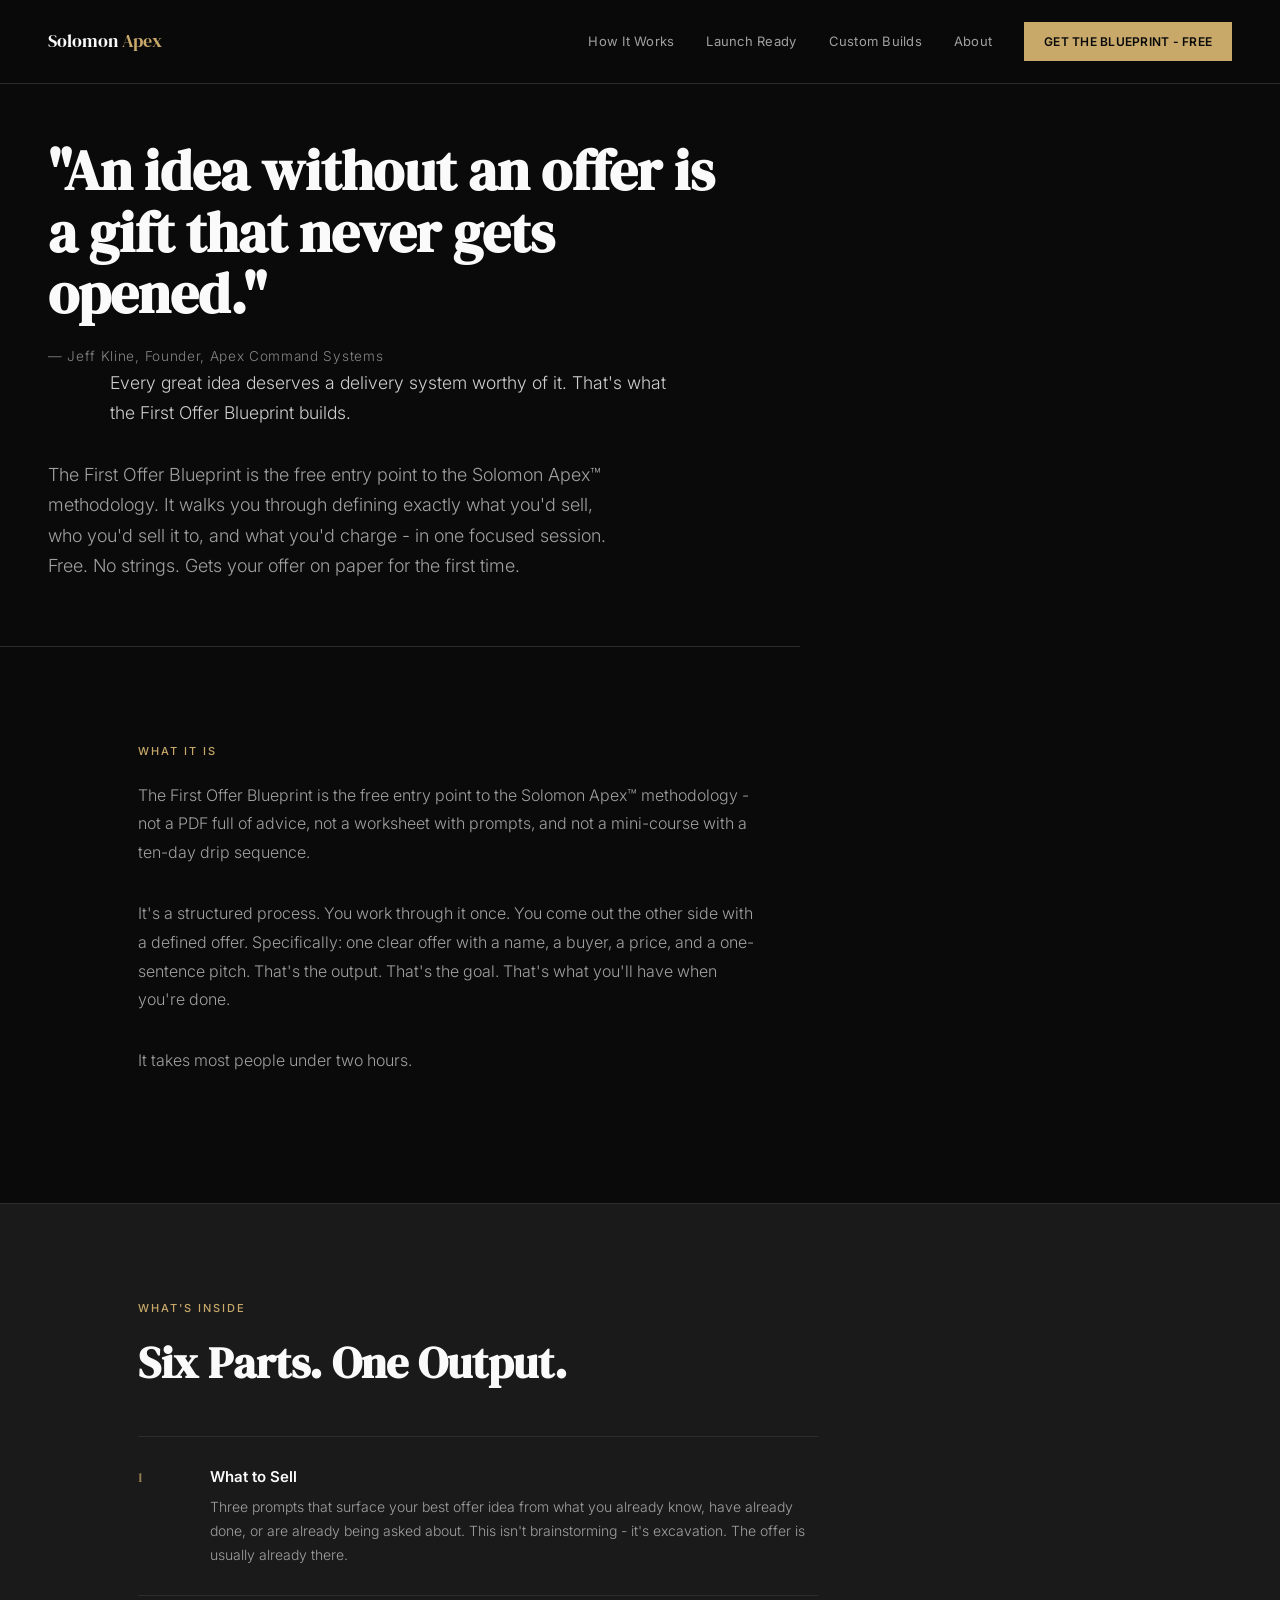
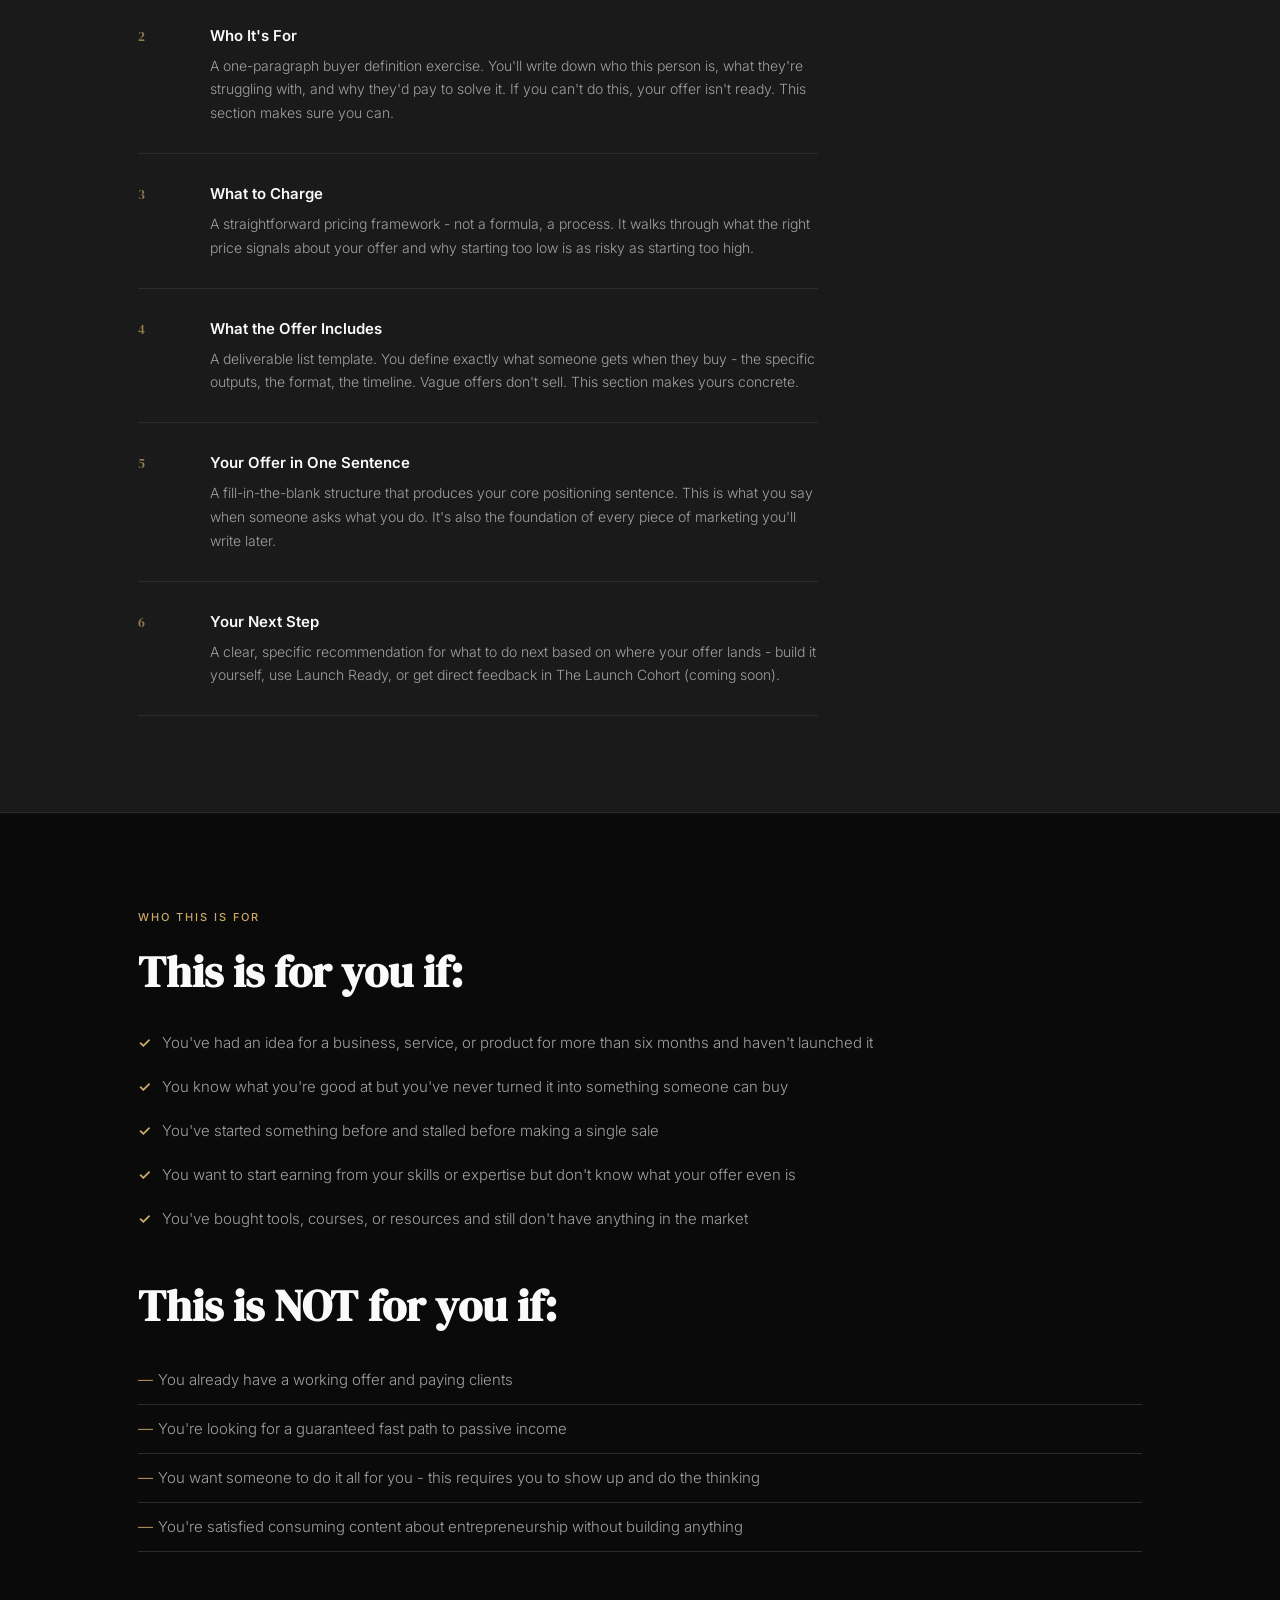
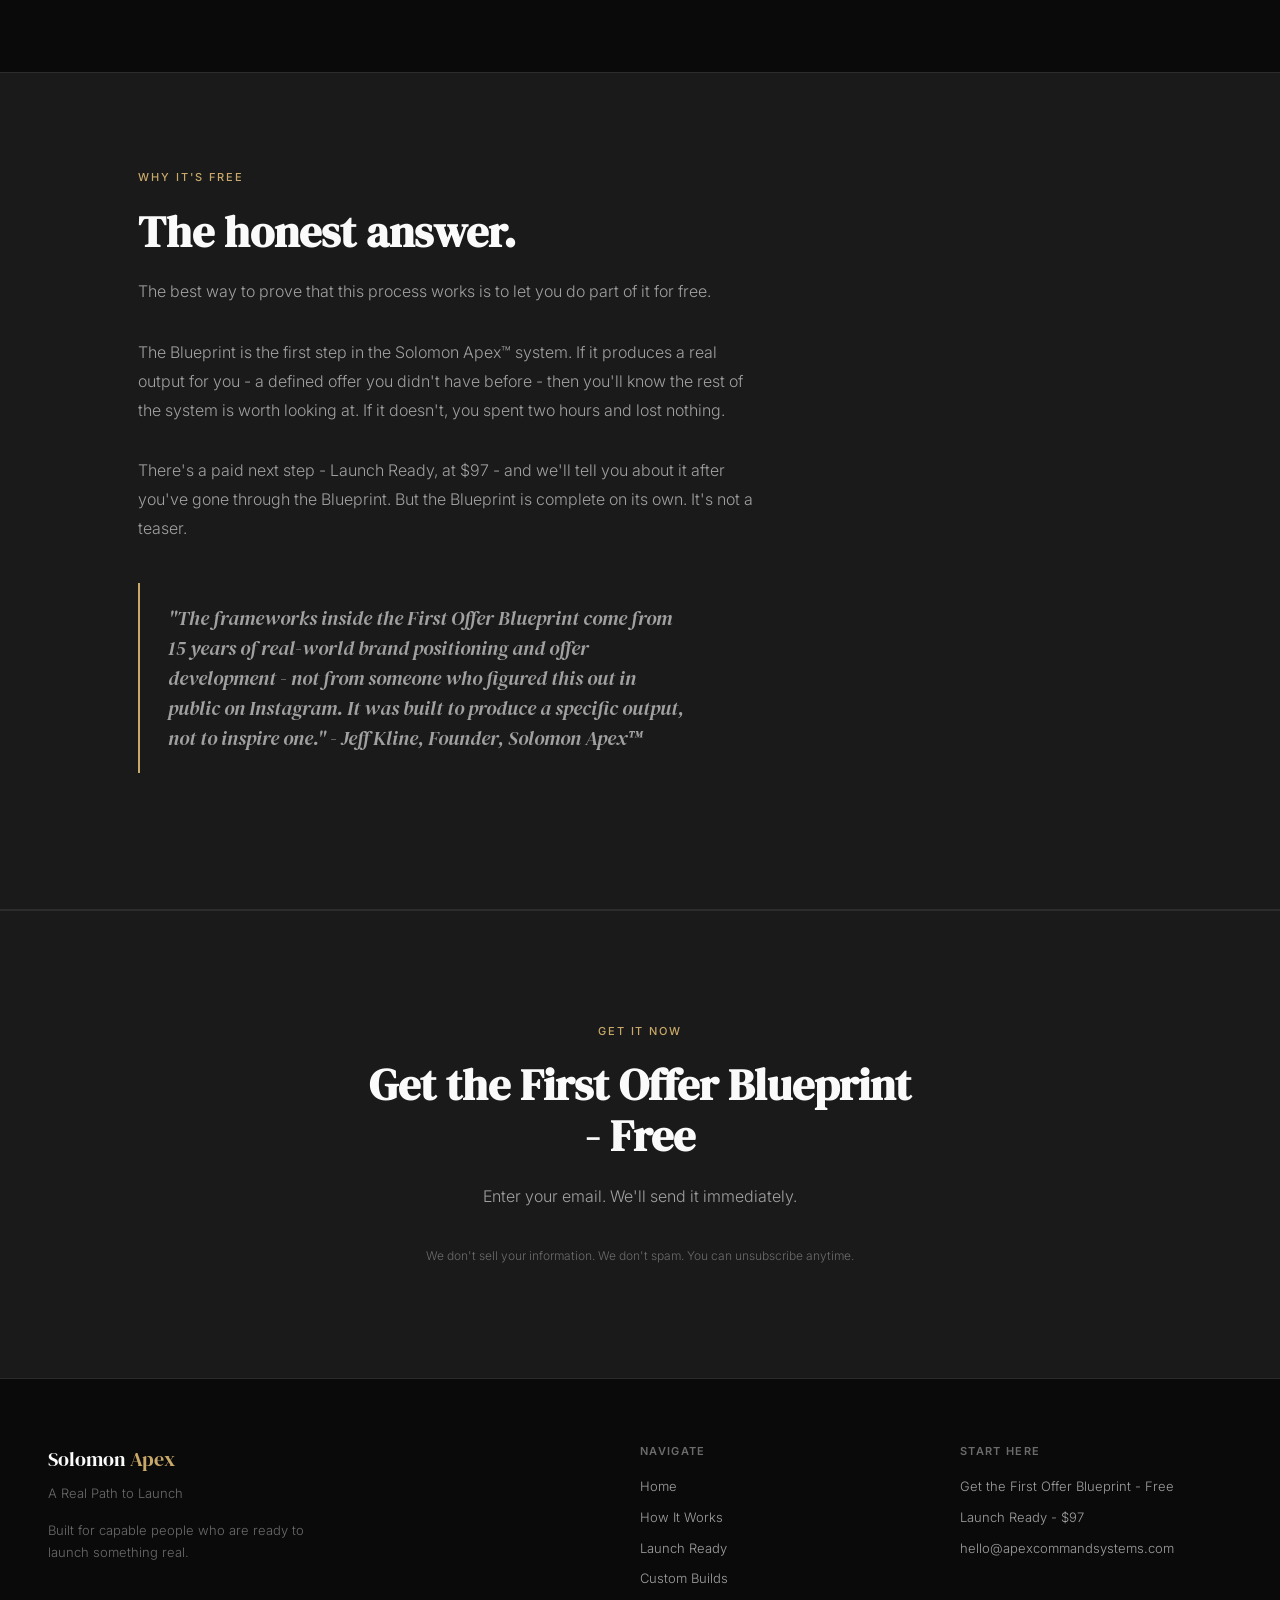
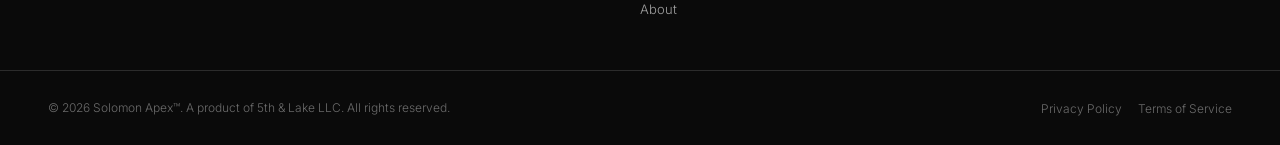
<file: blueprint.html>
<!DOCTYPE html>
<html lang="en">
<head>
  <meta charset="UTF-8">
  <meta name="viewport" content="width=device-width, initial-scale=1.0">
  <title>The First Offer Blueprint - Solomon Apex&trade;</title>
  <meta name="description" content="The free entry point to the Solomon Apex&trade; methodology. A step-by-step guide that walks you through defining exactly what you'd sell, who you'd sell it to, and what you'd charge - in one focused session.">
  <link rel="preconnect" href="https://fonts.googleapis.com">
  <link rel="preconnect" href="https://fonts.gstatic.com" crossorigin>
  <link href="https://fonts.googleapis.com/css2?family=DM+Serif+Display:ital@0;1&family=Inter:wght@300;400;500;600&display=swap" rel="stylesheet">
  <link rel="icon" type="image/png" href="/favicon.png" sizes="any">
  <link rel="apple-touch-icon" href="/favicon.png">
  <link rel="stylesheet" href="style.css">
</head>
<body>

  <nav>
    <a href="/" class="nav-logo">Solomon <span>Apex</span></a>
    <div class="nav-links">
      <a href="/#how-it-works">How It Works</a>
      <a href="/launch-ready.html">Launch Ready</a>
      <a href="/custom-tools.html">Custom Builds</a>
      <a href="/about.html">About</a>
      <a href="/blueprint.html" class="nav-cta">Get the Blueprint - Free</a>
    </div>
  </nav>

  <div class="page-header">
    <h1>"An idea without an offer is a gift that never gets opened."</h1>
    <p style="font-size: 0.85rem; color: rgba(255,255,255,0.5); margin-bottom: 0; letter-spacing: 0.05em;">— Jeff Kline, Founder, Apex Command Systems</p>
    <p style="font-size: 1.1rem; color: rgba(255,255,255,0.8); max-width: 580px; margin: 0 auto 32px; line-height: 1.7;">Every great idea deserves a delivery system worthy of it. That's what the First Offer Blueprint builds.</p>
    <p>The First Offer Blueprint is the free entry point to the Solomon Apex&trade; methodology. It walks you through defining exactly what you'd sell, who you'd sell it to, and what you'd charge - in one focused session. Free. No strings. Gets your offer on paper for the first time.</p>
  </div>

  <!-- WHAT IT IS -->
  <div class="section">
    <span class="section-label">What It Is</span>
    <p class="section-body">The First Offer Blueprint is the free entry point to the Solomon Apex&trade; methodology - not a PDF full of advice, not a worksheet with prompts, and not a mini-course with a ten-day drip sequence.</p>
    <p class="section-body">It's a structured process. You work through it once. You come out the other side with a defined offer. Specifically: one clear offer with a name, a buyer, a price, and a one-sentence pitch. That's the output. That's the goal. That's what you'll have when you're done.</p>
    <p class="section-body">It takes most people under two hours.</p>
  </div>

  <!-- WHAT'S INSIDE -->
  <div class="dark-section">
    <div class="section">
      <span class="section-label">What's Inside</span>
      <h2 class="section-heading">Six Parts. One Output.</h2>
      <div class="steps">
        <div class="step">
          <div class="step-num">1</div>
          <div>
            <div class="step-title">What to Sell</div>
            <div class="step-desc">Three prompts that surface your best offer idea from what you already know, have already done, or are already being asked about. This isn't brainstorming - it's excavation. The offer is usually already there.</div>
          </div>
        </div>
        <div class="step">
          <div class="step-num">2</div>
          <div>
            <div class="step-title">Who It's For</div>
            <div class="step-desc">A one-paragraph buyer definition exercise. You'll write down who this person is, what they're struggling with, and why they'd pay to solve it. If you can't do this, your offer isn't ready. This section makes sure you can.</div>
          </div>
        </div>
        <div class="step">
          <div class="step-num">3</div>
          <div>
            <div class="step-title">What to Charge</div>
            <div class="step-desc">A straightforward pricing framework - not a formula, a process. It walks through what the right price signals about your offer and why starting too low is as risky as starting too high.</div>
          </div>
        </div>
        <div class="step">
          <div class="step-num">4</div>
          <div>
            <div class="step-title">What the Offer Includes</div>
            <div class="step-desc">A deliverable list template. You define exactly what someone gets when they buy - the specific outputs, the format, the timeline. Vague offers don't sell. This section makes yours concrete.</div>
          </div>
        </div>
        <div class="step">
          <div class="step-num">5</div>
          <div>
            <div class="step-title">Your Offer in One Sentence</div>
            <div class="step-desc">A fill-in-the-blank structure that produces your core positioning sentence. This is what you say when someone asks what you do. It's also the foundation of every piece of marketing you'll write later.</div>
          </div>
        </div>
        <div class="step">
          <div class="step-num">6</div>
          <div>
            <div class="step-title">Your Next Step</div>
            <div class="step-desc">A clear, specific recommendation for what to do next based on where your offer lands - build it yourself, use Launch Ready, or get direct feedback in The Launch Cohort (coming soon).</div>
          </div>
        </div>
      </div>
    </div>
  </div>

  <!-- WHO IT'S FOR -->
  <div class="section">
    <span class="section-label">Who This Is For</span>
    <h2 class="section-heading">This is for you if:</h2>
    <ul class="checklist" style="margin-bottom: 40px;">
      <li>You've had an idea for a business, service, or product for more than six months and haven't launched it</li>
      <li>You know what you're good at but you've never turned it into something someone can buy</li>
      <li>You've started something before and stalled before making a single sale</li>
      <li>You want to start earning from your skills or expertise but don't know what your offer even is</li>
      <li>You've bought tools, courses, or resources and still don't have anything in the market</li>
    </ul>
    <h2 class="section-heading">This is NOT for you if:</h2>
    <ul class="feature-list">
      <li>You already have a working offer and paying clients</li>
      <li>You're looking for a guaranteed fast path to passive income</li>
      <li>You want someone to do it all for you - this requires you to show up and do the thinking</li>
      <li>You're satisfied consuming content about entrepreneurship without building anything</li>
    </ul>
  </div>

  <!-- WHY FREE -->
  <div class="dark-section">
    <div class="section">
      <span class="section-label">Why It's Free</span>
      <h2 class="section-heading">The honest answer.</h2>
      <p class="section-body">The best way to prove that this process works is to let you do part of it for free.</p>
      <p class="section-body">The Blueprint is the first step in the Solomon Apex&trade; system. If it produces a real output for you - a defined offer you didn't have before - then you'll know the rest of the system is worth looking at. If it doesn't, you spent two hours and lost nothing.</p>
      <p class="section-body">There's a paid next step - Launch Ready, at $97 - and we'll tell you about it after you've gone through the Blueprint. But the Blueprint is complete on its own. It's not a teaser.</p>
      <div class="pull-quote">
        <p>"The frameworks inside the First Offer Blueprint come from 15 years of real-world brand positioning and offer development - not from someone who figured this out in public on Instagram. It was built to produce a specific output, not to inspire one." - Jeff Kline, Founder, Solomon Apex&trade;</p>
      </div>
    </div>
  </div>

  <!-- OPT-IN -->
  <div class="cta-section" id="get-it">
    <span class="section-label">Get It Now</span>
    <h2 class="section-heading">Get the First Offer Blueprint - Free</h2>
    <p class="section-body">Enter your email. We'll send it immediately.</p>
    <script async data-uid="2ea12be57a" src="https://apex-command-systems.kit.com/2ea12be57a/index.js"></script>
    <p class="form-note" style="text-align: center; margin-top: 12px;">We don't sell your information. We don't spam. You can unsubscribe anytime.</p>
  </div>

  <footer>
    <div class="footer-brand">
      <div class="logo">Solomon <span>Apex</span></div>
      <div class="tagline">A Real Path to Launch</div>
      <div class="desc">Built for capable people who are ready to launch something real.</div>
    </div>
    <div class="footer-col">
      <h4>Navigate</h4>
      <a href="/">Home</a>
      <a href="/#how-it-works">How It Works</a>
      <a href="/launch-ready.html">Launch Ready</a>
      <a href="/custom-tools.html">Custom Builds</a>
      <a href="/about.html">About</a>
    </div>
    <div class="footer-col">
      <h4>Start Here</h4>
      <a href="/blueprint.html">Get the First Offer Blueprint - Free</a>
      <a href="/launch-ready.html">Launch Ready - $97</a>
      <a href="mailto:hello@apexcommandsystems.com">hello@apexcommandsystems.com</a>
    </div>
  </footer>
  <div class="footer-bottom">
    <p>© 2026 Solomon Apex&trade;. A product of 5th &amp; Lake LLC. All rights reserved.</p>
    <div><a href="/privacy.html">Privacy Policy</a><a href="/terms.html">Terms of Service</a></div>
  </div>

</body>
</html>
</file>
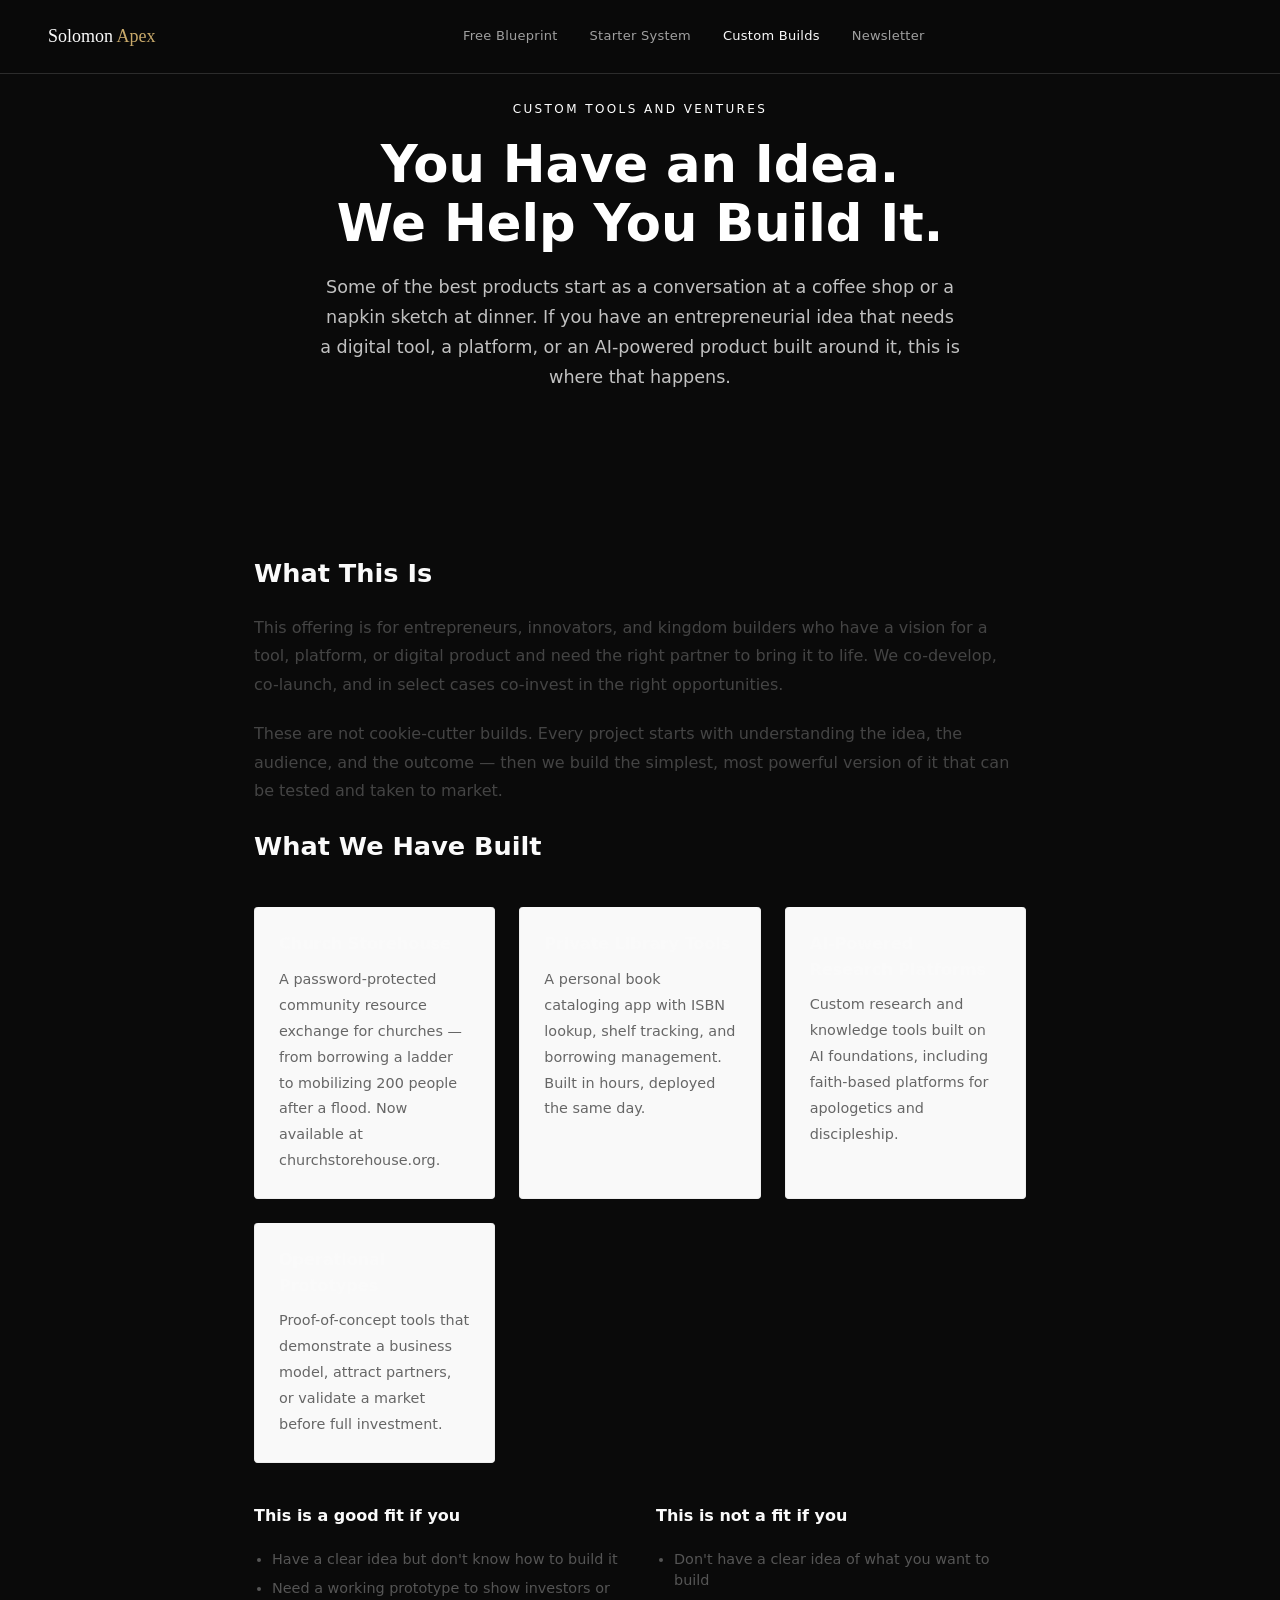
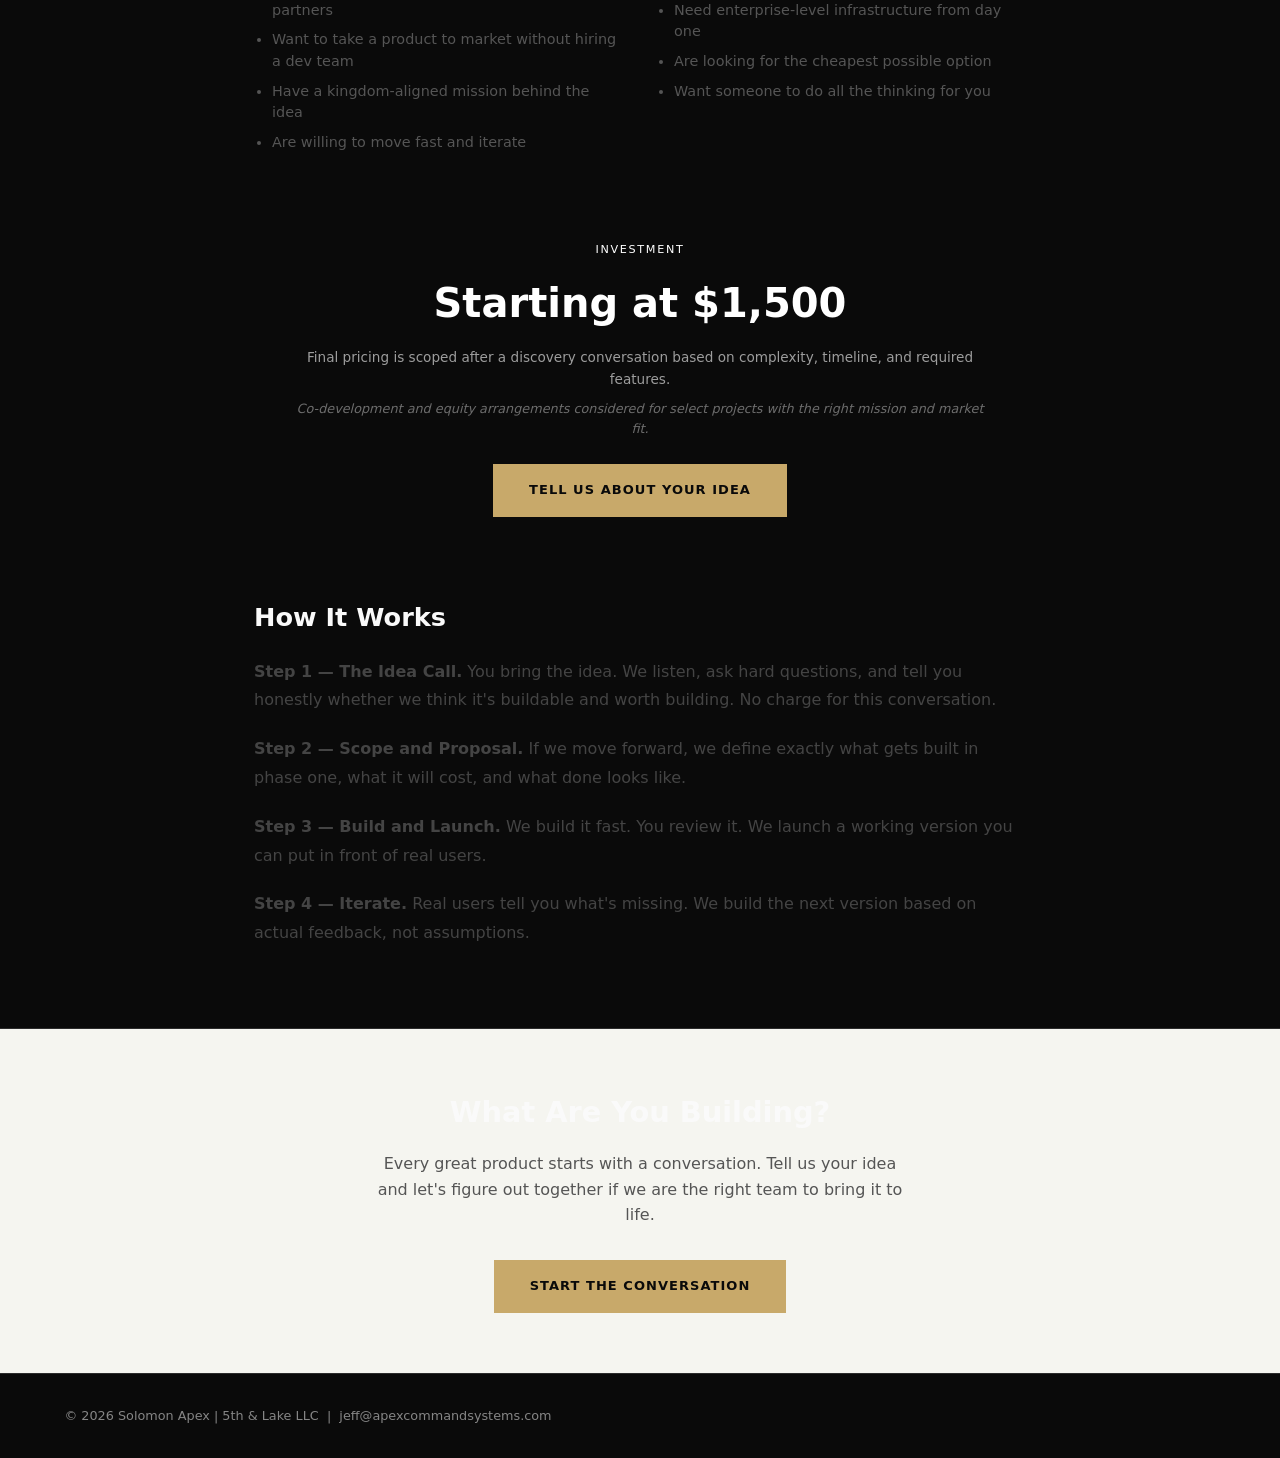
<file: custom-tools.html>
<!DOCTYPE html>
<html lang="en">
<head>
  <meta charset="UTF-8">
  <meta name="viewport" content="width=device-width, initial-scale=1.0">
  <title>Custom Tools & Ventures | Solomon Apex</title>
  <link rel="stylesheet" href="style.css">
  <link rel="icon" type="image/png" href="favicon.png">
  <style>
    .hero-custom {
      background: var(--navy);
      color: white;
      padding: 100px 24px 60px;
      text-align: center;
    }
    .hero-custom .eyebrow {
      font-size: 0.75rem;
      letter-spacing: 0.2em;
      text-transform: uppercase;
      color: var(--gold);
      margin-bottom: 16px;
    }
    .hero-custom h1 {
      font-size: clamp(2rem, 5vw, 3.2rem);
      margin-bottom: 20px;
      line-height: 1.15;
    }
    .hero-custom p {
      font-size: 1.1rem;
      color: rgba(255,255,255,0.75);
      max-width: 640px;
      margin: 0 auto 40px;
      line-height: 1.7;
    }
    .content-section {
      max-width: 820px;
      margin: 0 auto;
      padding: 60px 24px;
    }
    .content-section h2 {
      font-size: 1.6rem;
      color: var(--navy);
      margin-bottom: 20px;
    }
    .content-section p {
      color: #444;
      line-height: 1.8;
      margin-bottom: 20px;
    }
    .examples-grid {
      display: grid;
      grid-template-columns: repeat(auto-fit, minmax(240px, 1fr));
      gap: 24px;
      margin: 40px 0;
    }
    .example-card {
      background: #f9f9f9;
      border: 1px solid #eee;
      border-top: 3px solid var(--gold);
      border-radius: 4px;
      padding: 24px;
    }
    .example-card h3 {
      font-size: 1rem;
      color: var(--navy);
      margin-bottom: 10px;
    }
    .example-card p {
      font-size: 0.9rem;
      color: #666;
      margin: 0;
    }
    .pricing-block {
      background: var(--navy);
      color: white;
      border-radius: 6px;
      padding: 40px;
      text-align: center;
      margin: 40px 0;
    }
    .pricing-block .price {
      font-size: 2.5rem;
      font-weight: 800;
      color: var(--gold);
      margin: 12px 0;
    }
    .pricing-block .price-note {
      font-size: 0.85rem;
      color: rgba(255,255,255,0.6);
      margin-bottom: 8px;
      line-height: 1.6;
    }
    .equity-note {
      font-size: 0.8rem;
      color: rgba(255,255,255,0.4);
      font-style: italic;
      margin-bottom: 24px;
    }
    .two-col {
      display: grid;
      grid-template-columns: 1fr 1fr;
      gap: 32px;
      margin: 32px 0;
    }
    @media (max-width: 600px) {
      .two-col { grid-template-columns: 1fr; }
    }
    .col-block h3 {
      font-size: 1rem;
      color: var(--navy);
      margin-bottom: 12px;
      padding-bottom: 8px;
      border-bottom: 2px solid var(--gold);
    }
    .col-block ul {
      padding-left: 18px;
    }
    .col-block ul li {
      font-size: 0.9rem;
      color: #555;
      margin-bottom: 8px;
      line-height: 1.5;
    }
    .cta-section {
      background: #f5f5f0;
      padding: 60px 24px;
      text-align: center;
    }
    .cta-section h2 {
      font-size: 1.8rem;
      color: var(--navy);
      margin-bottom: 16px;
    }
    .cta-section p {
      color: #555;
      margin-bottom: 32px;
      max-width: 540px;
      margin-left: auto;
      margin-right: auto;
    }
  </style>
</head>
<body>

<nav>
  <div>
    <a href="/" class="nav-logo">Solomon <span>Apex</span></a>
  </div>
  <div class="nav-links" id="navLinks">
    <a href="/blueprint.html">Free Blueprint</a>
    <a href="/starter-system.html">Starter System</a>
    <a href="/custom-tools.html" style="color: var(--gold);">Custom Builds</a>
    <a href="/wealth-builder.html">Newsletter</a>
  </div>
  <div class="hamburger" id="hamburger" onclick="toggleNav()">
    <span></span><span></span><span></span>
  </div>
</nav>

<div class="hero-custom">
  <div class="eyebrow">Custom Tools and Ventures</div>
  <h1>You Have an Idea.<br>We Help You Build It.</h1>
  <p>Some of the best products start as a conversation at a coffee shop or a napkin sketch at dinner. If you have an entrepreneurial idea that needs a digital tool, a platform, or an AI-powered product built around it, this is where that happens.</p>
</div>

<div class="content-section">
  <h2>What This Is</h2>
  <p>This offering is for entrepreneurs, innovators, and kingdom builders who have a vision for a tool, platform, or digital product and need the right partner to bring it to life. We co-develop, co-launch, and in select cases co-invest in the right opportunities.</p>
  <p>These are not cookie-cutter builds. Every project starts with understanding the idea, the audience, and the outcome — then we build the simplest, most powerful version of it that can be tested and taken to market.</p>

  <h2>What We Have Built</h2>
  <div class="examples-grid">
    <div class="example-card">
      <h3>Church Storehouse</h3>
      <p>A password-protected community resource exchange for churches — from borrowing a ladder to mobilizing 200 people after a flood. Now available at churchstorehouse.org.</p>
    </div>
    <div class="example-card">
      <h3>Private Library Tools</h3>
      <p>A personal book cataloging app with ISBN lookup, shelf tracking, and borrowing management. Built in hours, deployed the same day.</p>
    </div>
    <div class="example-card">
      <h3>AI-Powered Research Platforms</h3>
      <p>Custom research and knowledge tools built on AI foundations, including faith-based platforms for apologetics and discipleship.</p>
    </div>
    <div class="example-card">
      <h3>Operational Prototypes</h3>
      <p>Proof-of-concept tools that demonstrate a business model, attract partners, or validate a market before full investment.</p>
    </div>
  </div>

  <div class="two-col">
    <div class="col-block">
      <h3>This is a good fit if you</h3>
      <ul>
        <li>Have a clear idea but don't know how to build it</li>
        <li>Need a working prototype to show investors or partners</li>
        <li>Want to take a product to market without hiring a dev team</li>
        <li>Have a kingdom-aligned mission behind the idea</li>
        <li>Are willing to move fast and iterate</li>
      </ul>
    </div>
    <div class="col-block">
      <h3>This is not a fit if you</h3>
      <ul>
        <li>Don't have a clear idea of what you want to build</li>
        <li>Need enterprise-level infrastructure from day one</li>
        <li>Are looking for the cheapest possible option</li>
        <li>Want someone to do all the thinking for you</li>
      </ul>
    </div>
  </div>

  <div class="pricing-block">
    <div class="eyebrow" style="color: var(--gold); font-size: 0.7rem; letter-spacing: 0.15em; text-transform: uppercase; margin-bottom: 8px;">Investment</div>
    <div class="price">Starting at $1,500</div>
    <div class="price-note">Final pricing is scoped after a discovery conversation based on complexity, timeline, and required features.</div>
    <div class="equity-note">Co-development and equity arrangements considered for select projects with the right mission and market fit.</div>
    <a href="mailto:jeff@apexcommandsystems.com" class="btn-primary">Tell Us About Your Idea</a>
  </div>

  <h2>How It Works</h2>
  <p><strong>Step 1 — The Idea Call.</strong> You bring the idea. We listen, ask hard questions, and tell you honestly whether we think it's buildable and worth building. No charge for this conversation.</p>
  <p><strong>Step 2 — Scope and Proposal.</strong> If we move forward, we define exactly what gets built in phase one, what it will cost, and what done looks like.</p>
  <p><strong>Step 3 — Build and Launch.</strong> We build it fast. You review it. We launch a working version you can put in front of real users.</p>
  <p><strong>Step 4 — Iterate.</strong> Real users tell you what's missing. We build the next version based on actual feedback, not assumptions.</p>
</div>

<div class="cta-section">
  <h2>What Are You Building?</h2>
  <p>Every great product starts with a conversation. Tell us your idea and let's figure out together if we are the right team to bring it to life.</p>
  <a href="mailto:jeff@apexcommandsystems.com" class="btn-primary">Start the Conversation</a>
</div>

<footer style="background: var(--navy); color: rgba(255,255,255,0.5); text-align: center; padding: 32px 24px; font-size: 0.8rem;">
  &copy; 2026 Solomon Apex | 5th & Lake LLC &nbsp;|&nbsp; jeff@apexcommandsystems.com
</footer>

<script>
function toggleNav() {
  document.getElementById('navLinks').classList.toggle('open');
}
</script>
</body>
</html>
</file>
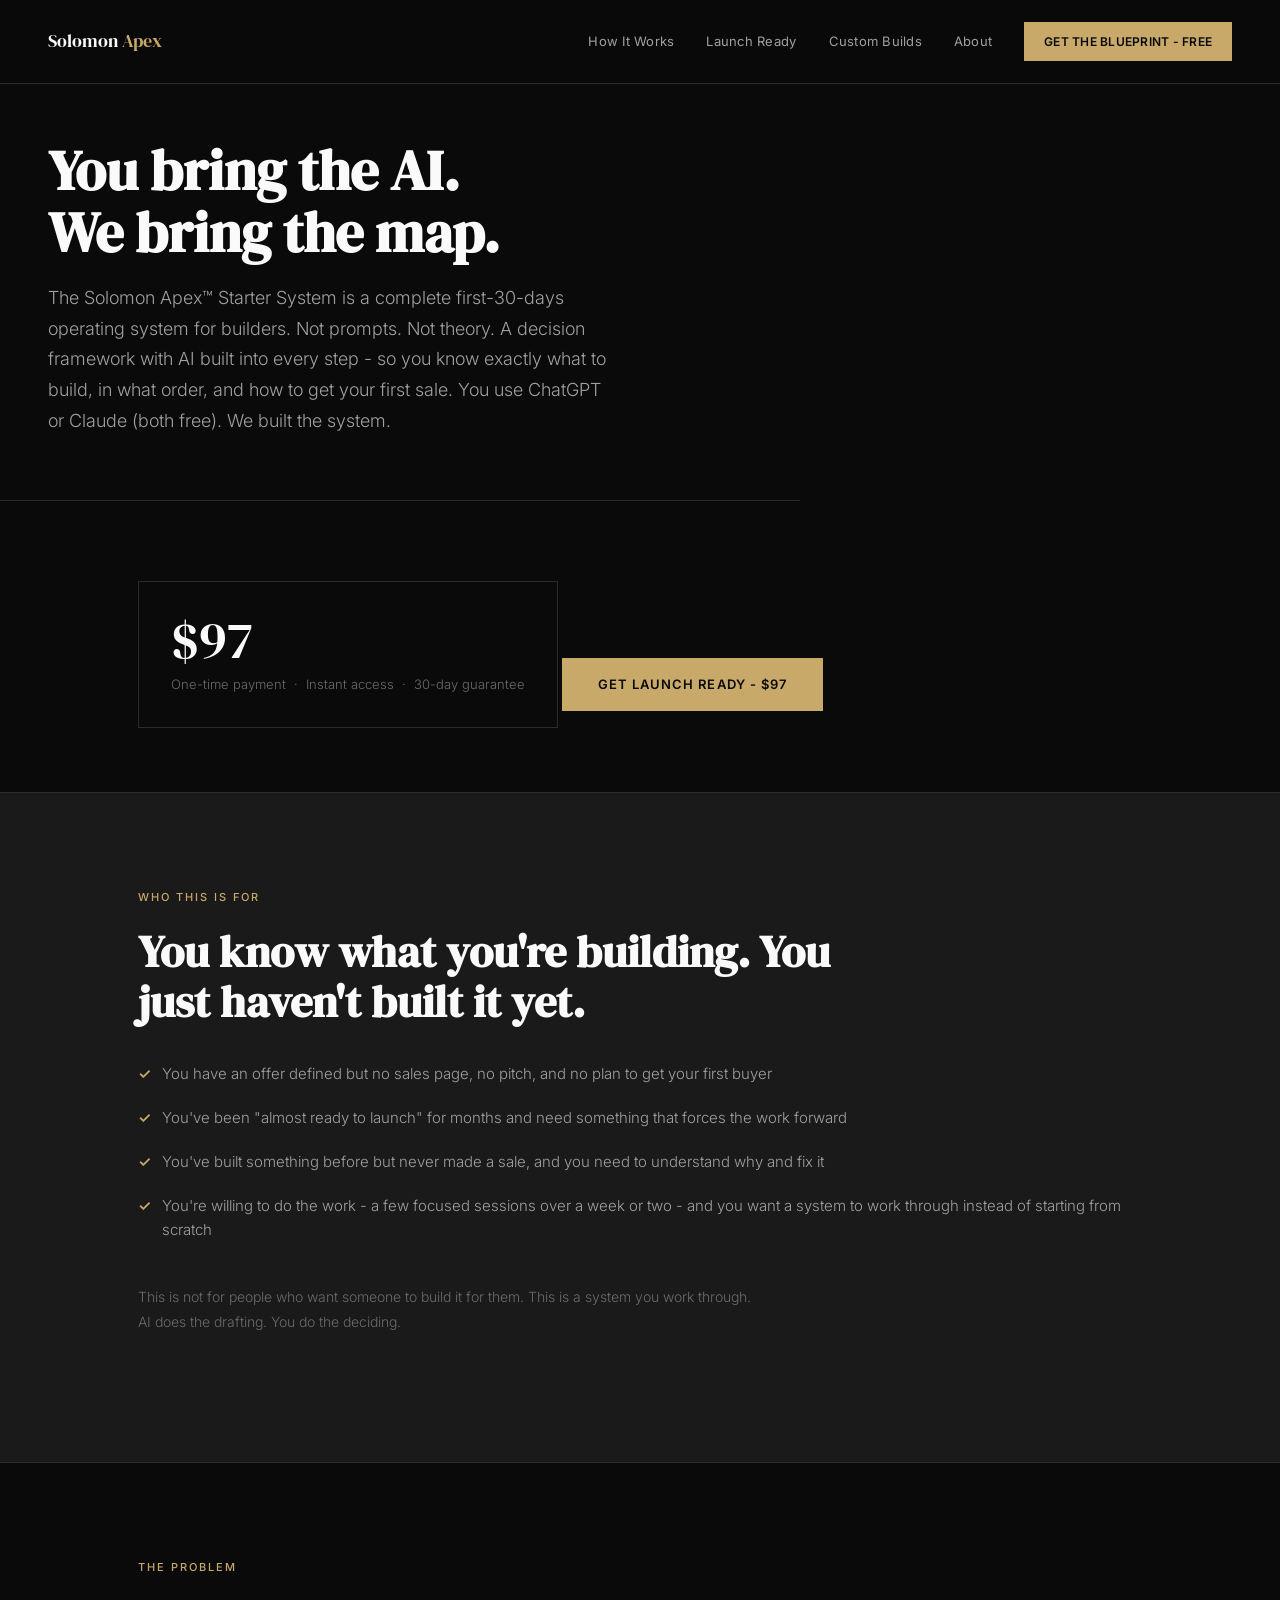
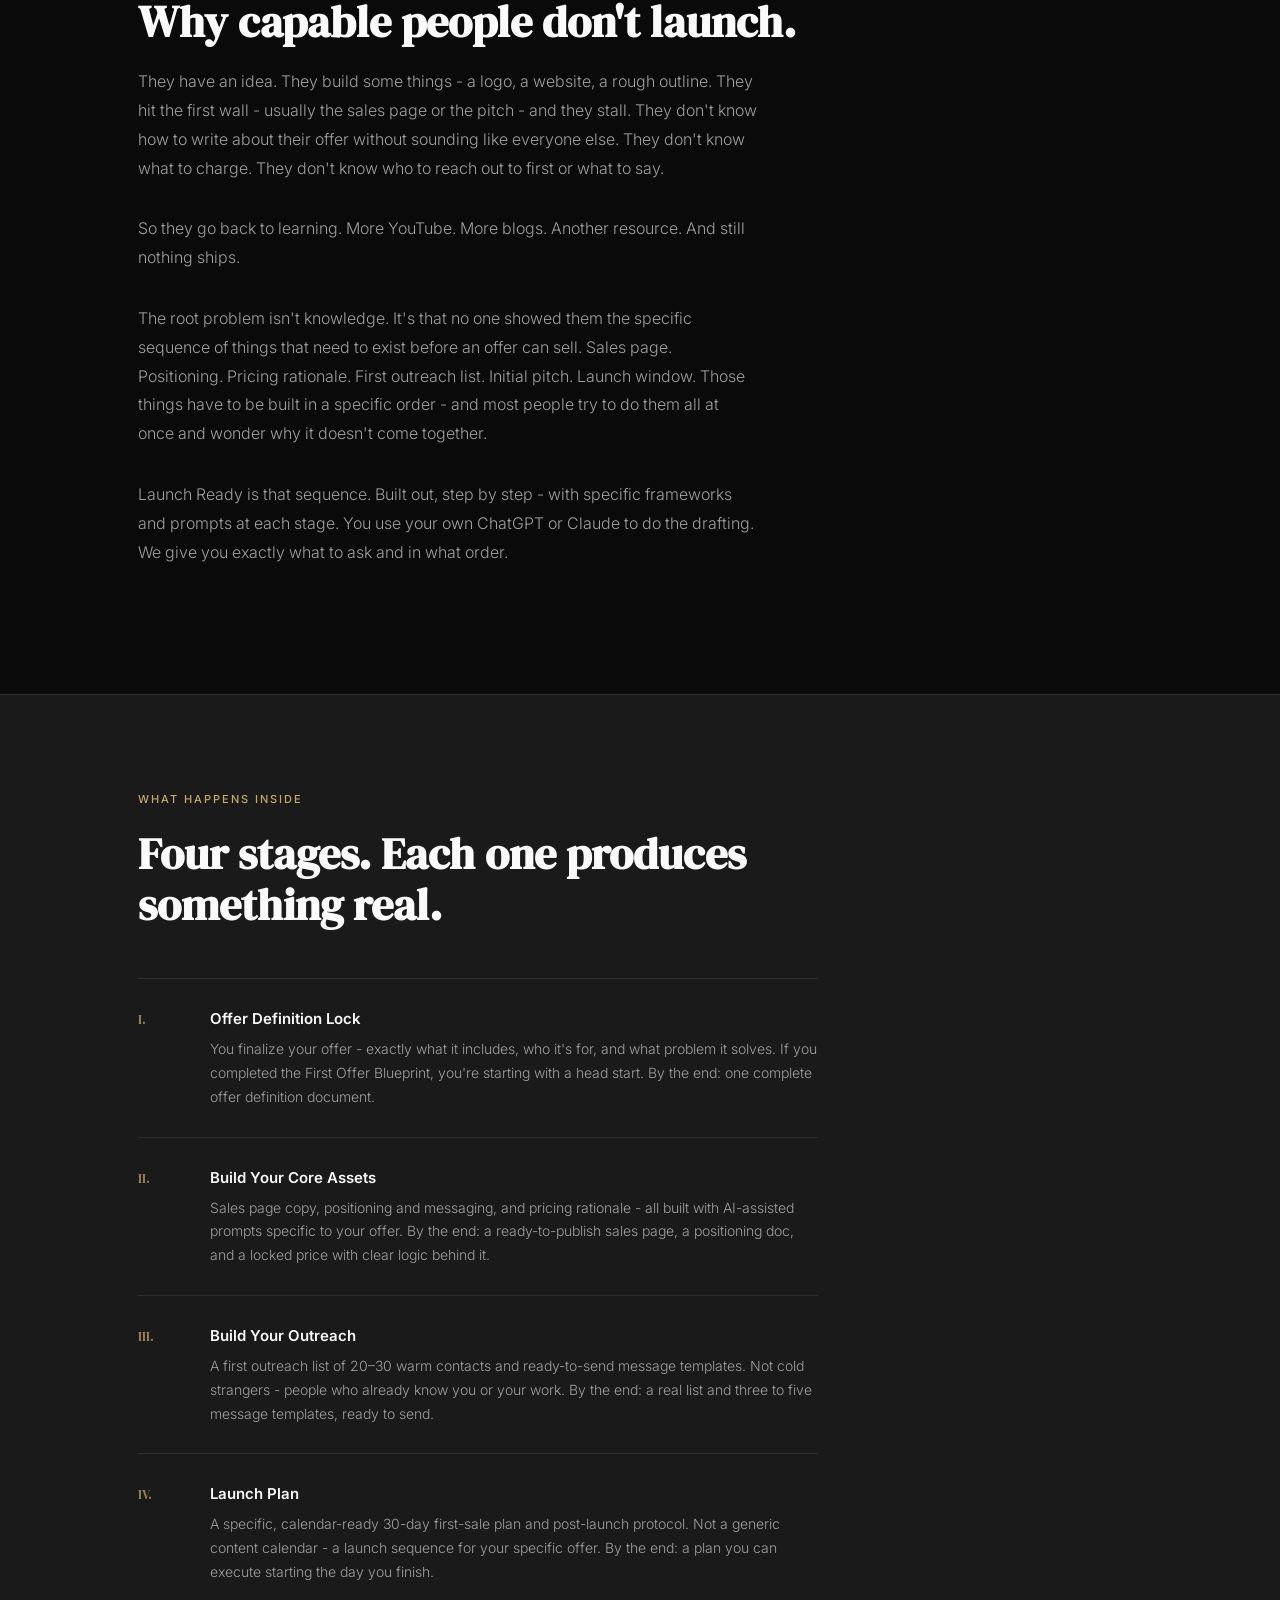
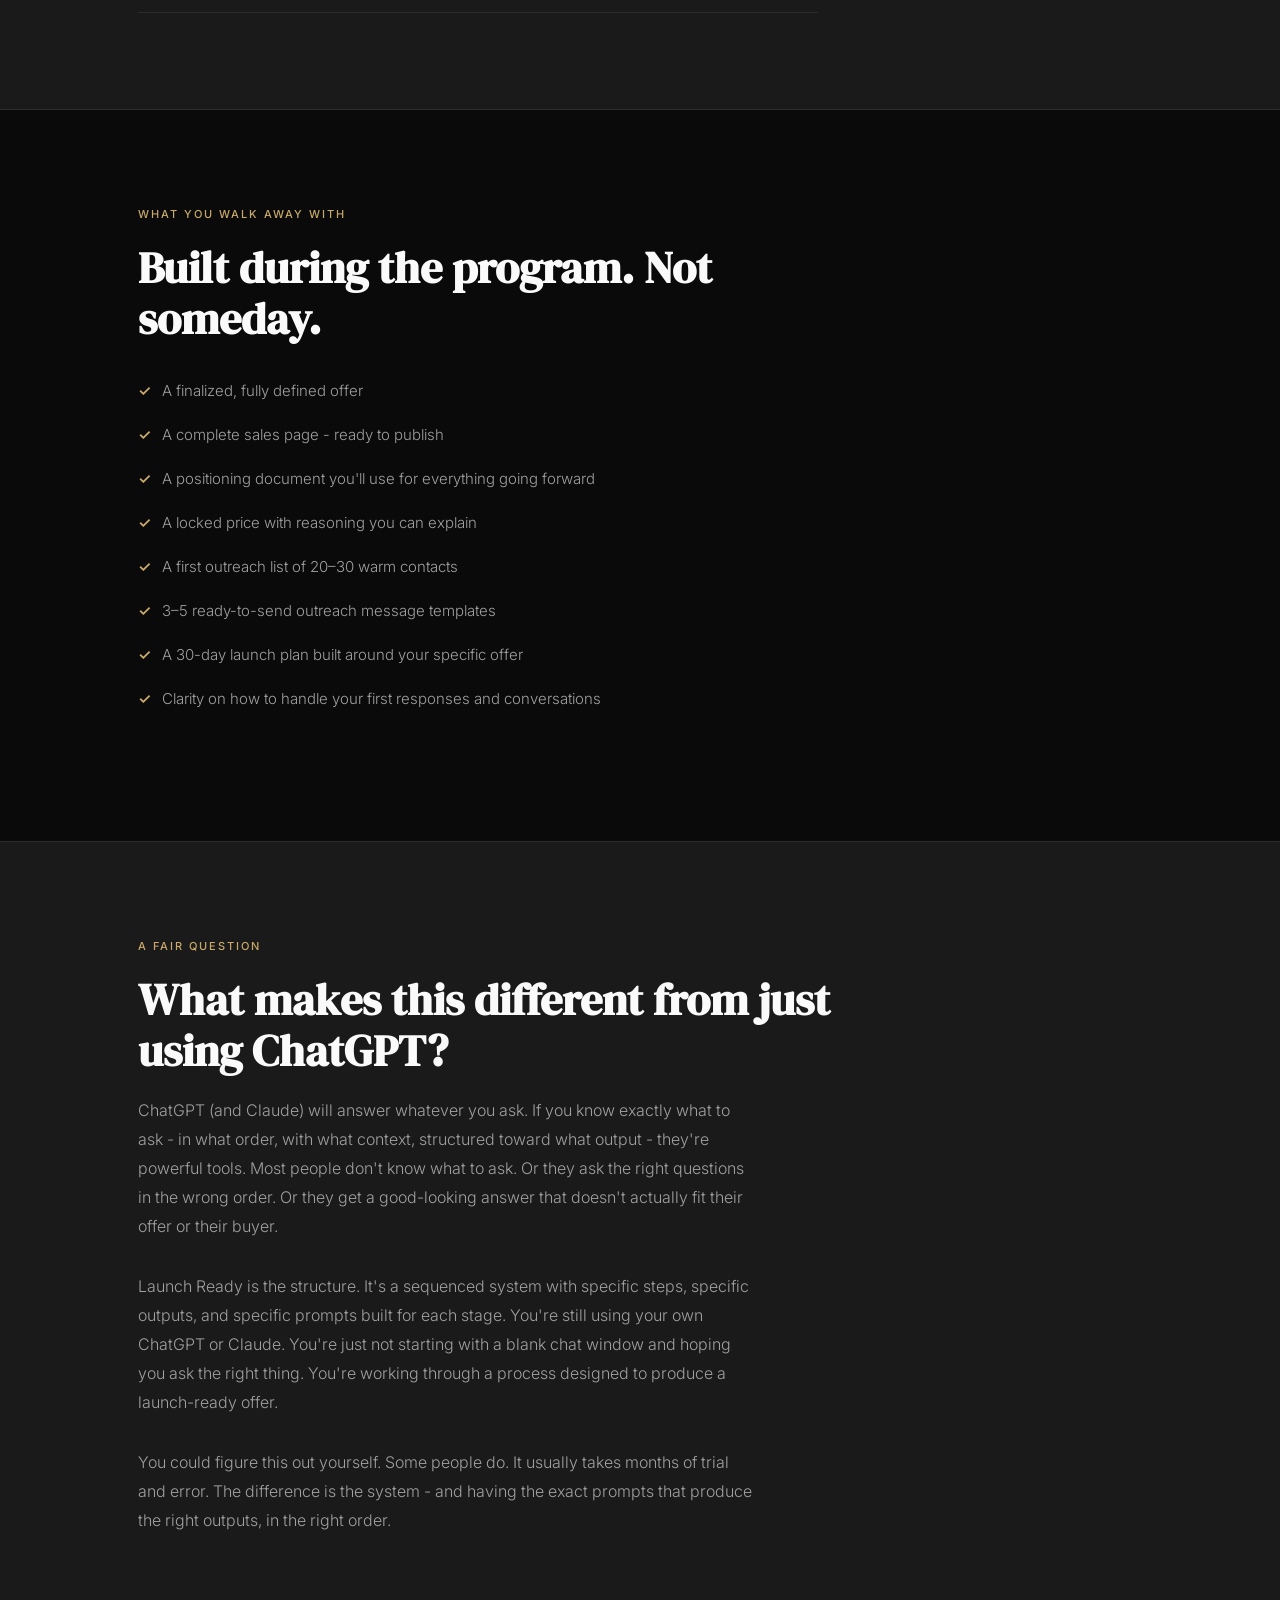
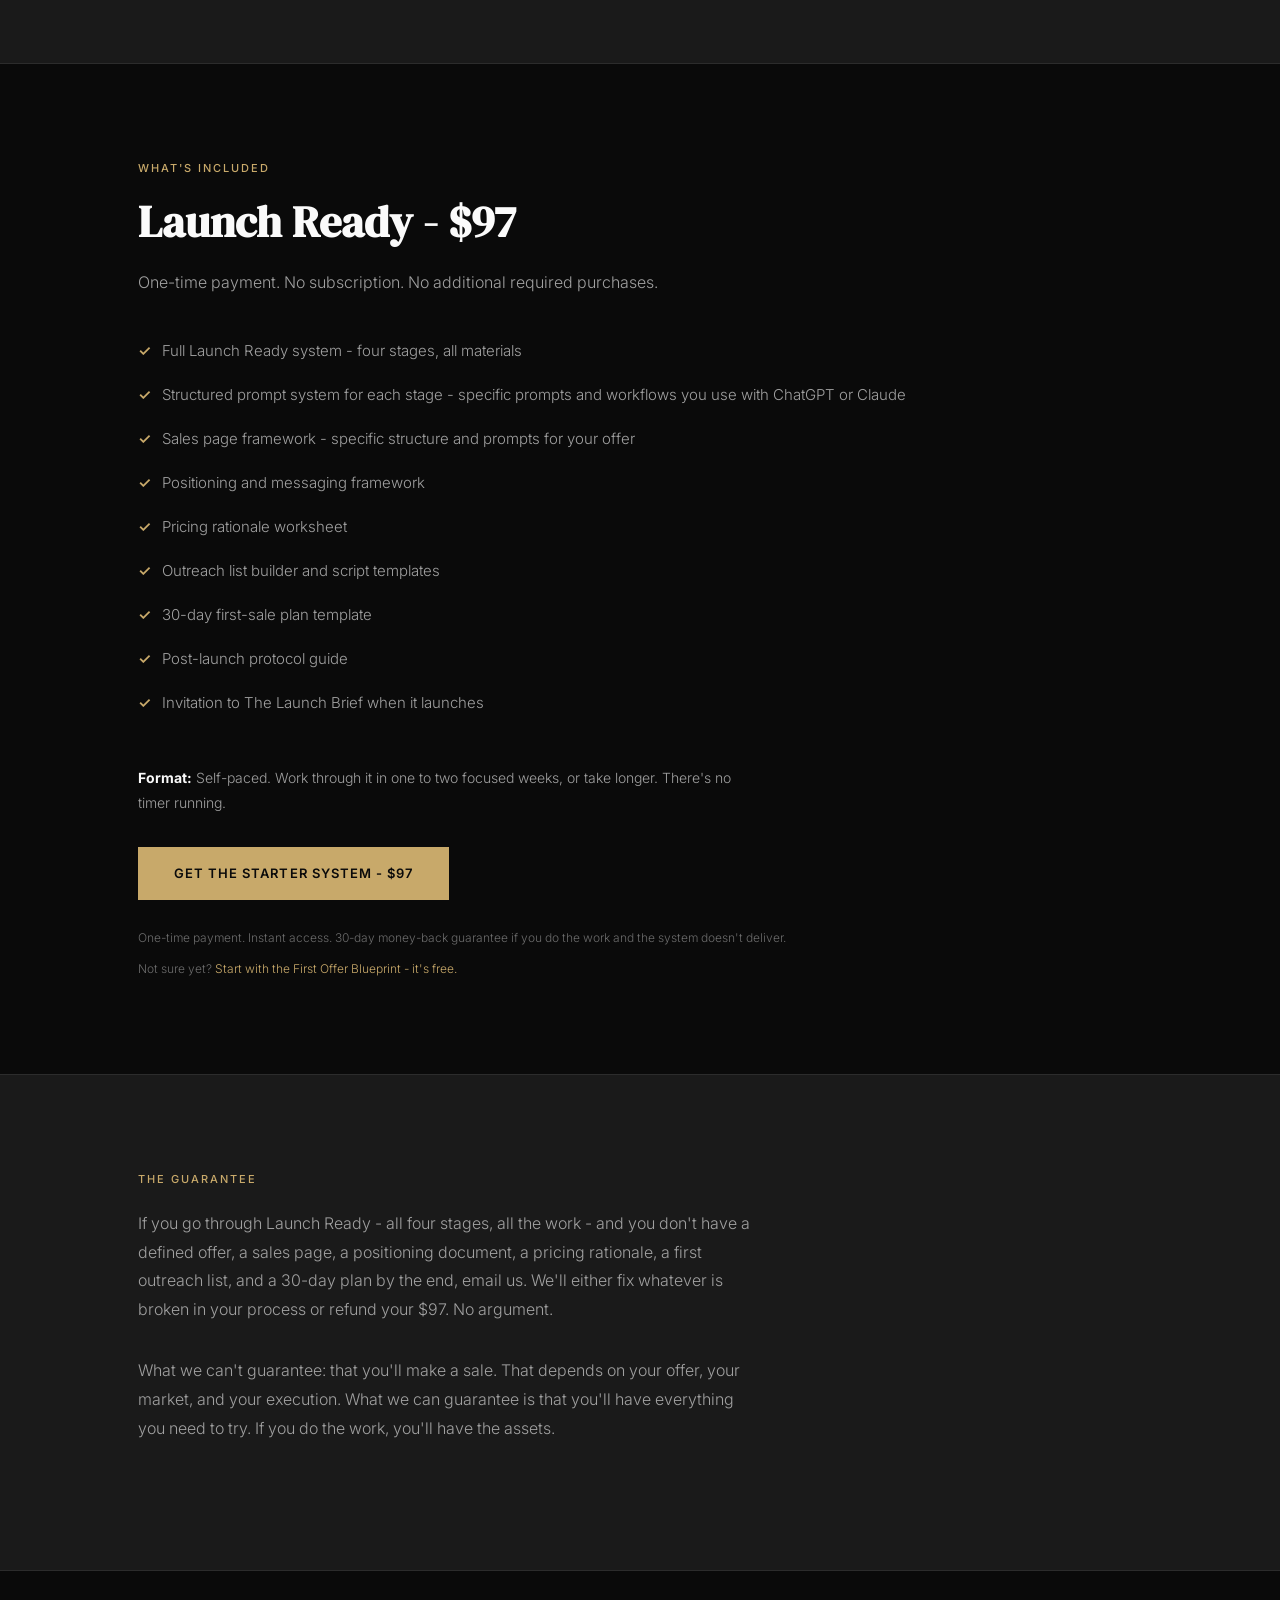
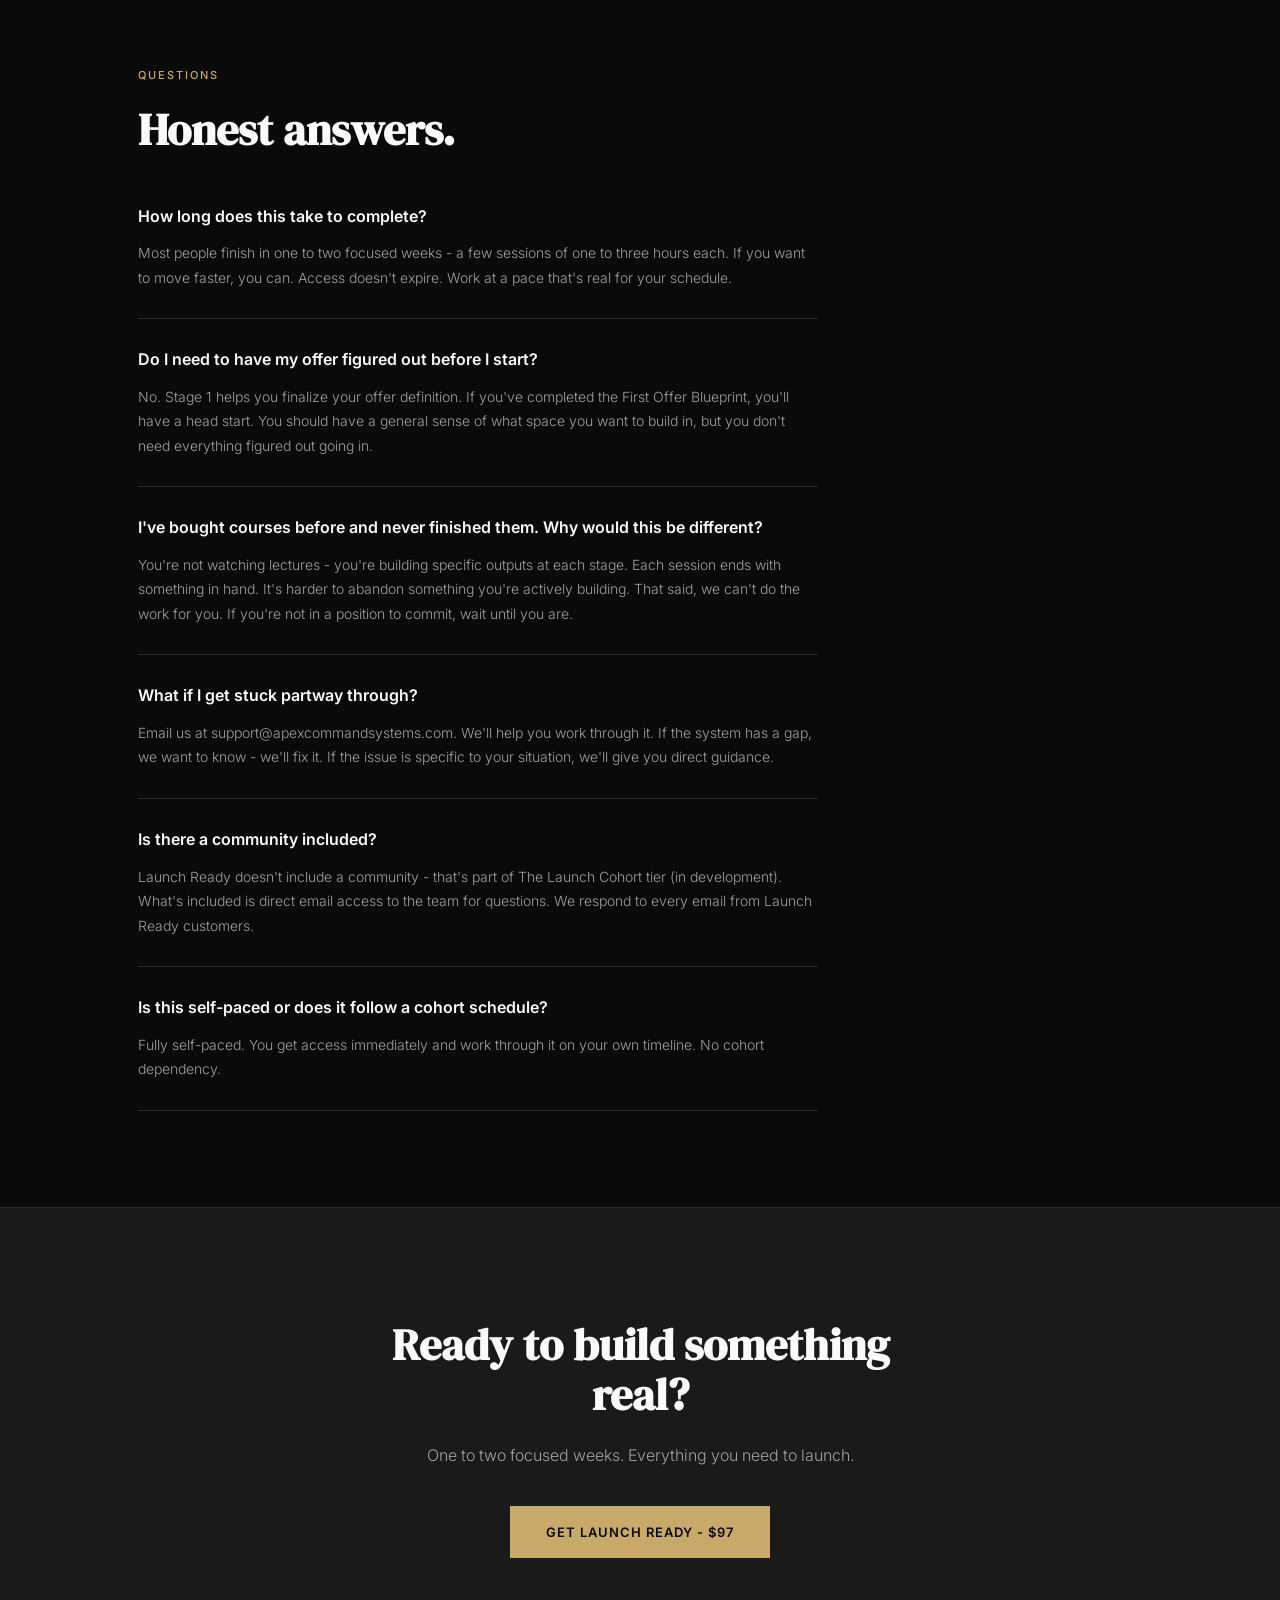
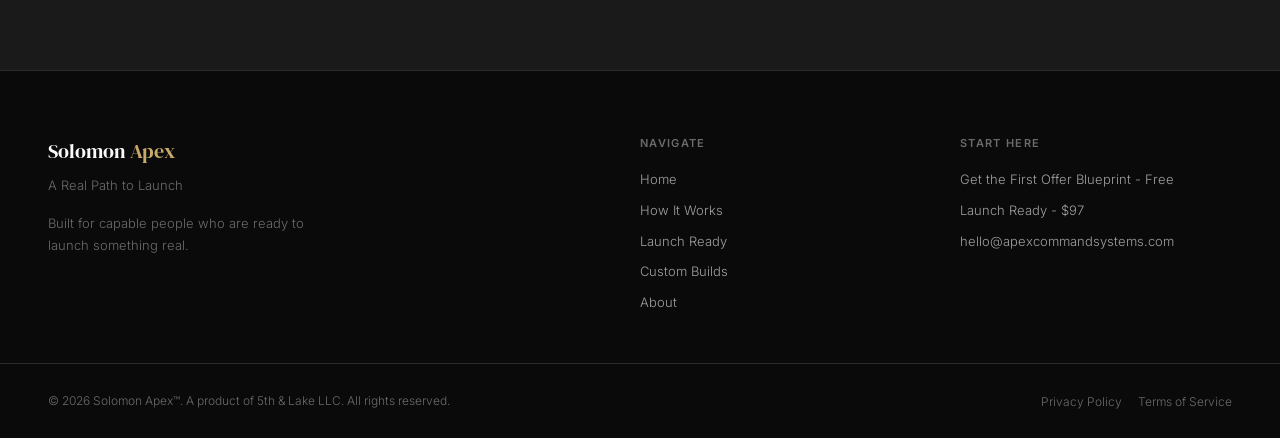
<file: launch-ready.html>
<!DOCTYPE html>
<html lang="en">
<head>
  <meta charset="UTF-8">
  <meta name="viewport" content="width=device-width, initial-scale=1.0">
  <title>The Solomon Apex&trade; Starter System - $97</title>
  <meta name="description" content="The complete first-30-days operating system for builders. You bring the AI. We bring the map. Framework, prompts, and step-by-step guidance built into every decision.">
  <link rel="preconnect" href="https://fonts.googleapis.com">
  <link rel="preconnect" href="https://fonts.gstatic.com" crossorigin>
  <link href="https://fonts.googleapis.com/css2?family=DM+Serif+Display:ital@0;1&family=Inter:wght@300;400;500;600&display=swap" rel="stylesheet">
  <link rel="icon" type="image/png" href="/favicon.png" sizes="any">
  <link rel="apple-touch-icon" href="/favicon.png">
  <link rel="stylesheet" href="style.css">
</head>
<body>

  <nav>
    <a href="/" class="nav-logo">Solomon <span>Apex</span></a>
    <div class="nav-links">
      <a href="/#how-it-works">How It Works</a>
      <a href="/launch-ready.html">Launch Ready</a>
      <a href="/custom-tools.html">Custom Builds</a>
      <a href="/about.html">About</a>
      <a href="/blueprint.html" class="nav-cta">Get the Blueprint - Free</a>
    </div>
  </nav>

  <div class="page-header">
    <h1>You bring the AI.<br>We bring the map.</h1>
    <p>The Solomon Apex&trade; Starter System is a complete first-30-days operating system for builders. Not prompts. Not theory. A decision framework with AI built into every step - so you know exactly what to build, in what order, and how to get your first sale. You use ChatGPT or Claude (both free). We built the system.</p>
  </div>

  <!-- PRICE ANCHOR -->
  <div class="section" style="padding-top: 48px; padding-bottom: 32px;">
    <div class="price-block">
      <div class="price-amount">$97</div>
      <p class="price-note">One-time payment &nbsp;·&nbsp; Instant access &nbsp;·&nbsp; 30-day guarantee</p>
    </div>
    <a href="#get-it" class="btn-primary" style="display: inline-block; margin-top: 8px;">Get Launch Ready - $97</a>
  </div>

  <!-- WHO IT'S FOR -->
  <div class="dark-section">
    <div class="section">
      <span class="section-label">Who This Is For</span>
      <h2 class="section-heading">You know what you're building. You just haven't built it yet.</h2>
      <ul class="checklist" style="margin-bottom: 32px;">
        <li>You have an offer defined but no sales page, no pitch, and no plan to get your first buyer</li>
        <li>You've been "almost ready to launch" for months and need something that forces the work forward</li>
        <li>You've built something before but never made a sale, and you need to understand why and fix it</li>
        <li>You're willing to do the work - a few focused sessions over a week or two - and you want a system to work through instead of starting from scratch</li>
      </ul>
      <p class="section-body" style="font-size: 14px; color: var(--gray-3);">This is not for people who want someone to build it for them. This is a system you work through. AI does the drafting. You do the deciding.</p>
    </div>
  </div>

  <!-- THE PROBLEM -->
  <div class="section">
    <span class="section-label">The Problem</span>
    <h2 class="section-heading">Why capable people don't launch.</h2>
    <p class="section-body">They have an idea. They build some things - a logo, a website, a rough outline. They hit the first wall - usually the sales page or the pitch - and they stall. They don't know how to write about their offer without sounding like everyone else. They don't know what to charge. They don't know who to reach out to first or what to say.</p>
    <p class="section-body">So they go back to learning. More YouTube. More blogs. Another resource. And still nothing ships.</p>
    <p class="section-body">The root problem isn't knowledge. It's that no one showed them the specific sequence of things that need to exist before an offer can sell. Sales page. Positioning. Pricing rationale. First outreach list. Initial pitch. Launch window. Those things have to be built in a specific order - and most people try to do them all at once and wonder why it doesn't come together.</p>
    <p class="section-body">Launch Ready is that sequence. Built out, step by step - with specific frameworks and prompts at each stage. You use your own ChatGPT or Claude to do the drafting. We give you exactly what to ask and in what order.</p>
  </div>

  <!-- WHAT HAPPENS INSIDE -->
  <div class="dark-section">
    <div class="section">
      <span class="section-label">What Happens Inside</span>
      <h2 class="section-heading">Four stages. Each one produces something real.</h2>
      <div class="steps">
        <div class="step">
          <div class="step-num">I.</div>
          <div>
            <div class="step-title">Offer Definition Lock</div>
            <div class="step-desc">You finalize your offer - exactly what it includes, who it's for, and what problem it solves. If you completed the First Offer Blueprint, you're starting with a head start. By the end: one complete offer definition document.</div>
          </div>
        </div>
        <div class="step">
          <div class="step-num">II.</div>
          <div>
            <div class="step-title">Build Your Core Assets</div>
            <div class="step-desc">Sales page copy, positioning and messaging, and pricing rationale - all built with AI-assisted prompts specific to your offer. By the end: a ready-to-publish sales page, a positioning doc, and a locked price with clear logic behind it.</div>
          </div>
        </div>
        <div class="step">
          <div class="step-num">III.</div>
          <div>
            <div class="step-title">Build Your Outreach</div>
            <div class="step-desc">A first outreach list of 20–30 warm contacts and ready-to-send message templates. Not cold strangers - people who already know you or your work. By the end: a real list and three to five message templates, ready to send.</div>
          </div>
        </div>
        <div class="step">
          <div class="step-num">IV.</div>
          <div>
            <div class="step-title">Launch Plan</div>
            <div class="step-desc">A specific, calendar-ready 30-day first-sale plan and post-launch protocol. Not a generic content calendar - a launch sequence for your specific offer. By the end: a plan you can execute starting the day you finish.</div>
          </div>
        </div>
      </div>
    </div>
  </div>

  <!-- WHAT YOU WALK AWAY WITH -->
  <div class="section">
    <span class="section-label">What You Walk Away With</span>
    <h2 class="section-heading">Built during the program. Not someday.</h2>
    <ul class="checklist">
      <li>A finalized, fully defined offer</li>
      <li>A complete sales page - ready to publish</li>
      <li>A positioning document you'll use for everything going forward</li>
      <li>A locked price with reasoning you can explain</li>
      <li>A first outreach list of 20–30 warm contacts</li>
      <li>3–5 ready-to-send outreach message templates</li>
      <li>A 30-day launch plan built around your specific offer</li>
      <li>Clarity on how to handle your first responses and conversations</li>
    </ul>
  </div>

  <!-- VS CHATGPT -->
  <div class="dark-section">
    <div class="section">
      <span class="section-label">A Fair Question</span>
      <h2 class="section-heading">What makes this different from just using ChatGPT?</h2>
      <p class="section-body">ChatGPT (and Claude) will answer whatever you ask. If you know exactly what to ask - in what order, with what context, structured toward what output - they're powerful tools. Most people don't know what to ask. Or they ask the right questions in the wrong order. Or they get a good-looking answer that doesn't actually fit their offer or their buyer.</p>
      <p class="section-body">Launch Ready is the structure. It's a sequenced system with specific steps, specific outputs, and specific prompts built for each stage. You're still using your own ChatGPT or Claude. You're just not starting with a blank chat window and hoping you ask the right thing. You're working through a process designed to produce a launch-ready offer.</p>
      <p class="section-body">You could figure this out yourself. Some people do. It usually takes months of trial and error. The difference is the system - and having the exact prompts that produce the right outputs, in the right order.</p>
    </div>
  </div>

  <!-- WHAT'S INCLUDED + CTA -->
  <div class="section" id="get-it">
    <span class="section-label">What's Included</span>
    <h2 class="section-heading">Launch Ready - $97</h2>
    <p class="section-body">One-time payment. No subscription. No additional required purchases.</p>
    <ul class="checklist" style="margin-bottom: 40px;">
      <li>Full Launch Ready system - four stages, all materials</li>
      <li>Structured prompt system for each stage - specific prompts and workflows you use with ChatGPT or Claude</li>
      <li>Sales page framework - specific structure and prompts for your offer</li>
      <li>Positioning and messaging framework</li>
      <li>Pricing rationale worksheet</li>
      <li>Outreach list builder and script templates</li>
      <li>30-day first-sale plan template</li>
      <li>Post-launch protocol guide</li>
      <li>Invitation to The Launch Brief when it launches</li>
    </ul>
    <p class="section-body" style="font-size: 14px;"><strong style="color: var(--white);">Format:</strong> Self-paced. Work through it in one to two focused weeks, or take longer. There's no timer running.</p>
    <a href="https://buy.stripe.com/7sY00lfDI9hXfoW53d1Fe01" class="btn-primary" style="margin-bottom: 16px;">Get the Starter System - $97</a>
    <p class="form-note">One-time payment. Instant access. 30-day money-back guarantee if you do the work and the system doesn't deliver.</p>
    <p class="form-note" style="margin-top: 12px;">Not sure yet? <a href="/blueprint.html" style="color: var(--accent); text-decoration: none;">Start with the First Offer Blueprint - it's free.</a></p>
  </div>

  <!-- GUARANTEE -->
  <div class="dark-section">
    <div class="section">
      <span class="section-label">The Guarantee</span>
      <p class="section-body">If you go through Launch Ready - all four stages, all the work - and you don't have a defined offer, a sales page, a positioning document, a pricing rationale, a first outreach list, and a 30-day plan by the end, email us. We'll either fix whatever is broken in your process or refund your $97. No argument.</p>
      <p class="section-body">What we can't guarantee: that you'll make a sale. That depends on your offer, your market, and your execution. What we can guarantee is that you'll have everything you need to try. If you do the work, you'll have the assets.</p>
    </div>
  </div>

  <!-- FAQ -->
  <div class="section">
    <span class="section-label">Questions</span>
    <h2 class="section-heading">Honest answers.</h2>
    <div class="faq-item">
      <div class="faq-q">How long does this take to complete?</div>
      <div class="faq-a">Most people finish in one to two focused weeks - a few sessions of one to three hours each. If you want to move faster, you can. Access doesn't expire. Work at a pace that's real for your schedule.</div>
    </div>
    <div class="faq-item">
      <div class="faq-q">Do I need to have my offer figured out before I start?</div>
      <div class="faq-a">No. Stage 1 helps you finalize your offer definition. If you've completed the First Offer Blueprint, you'll have a head start. You should have a general sense of what space you want to build in, but you don't need everything figured out going in.</div>
    </div>
    <div class="faq-item">
      <div class="faq-q">I've bought courses before and never finished them. Why would this be different?</div>
      <div class="faq-a">You're not watching lectures - you're building specific outputs at each stage. Each session ends with something in hand. It's harder to abandon something you're actively building. That said, we can't do the work for you. If you're not in a position to commit, wait until you are.</div>
    </div>
    <div class="faq-item">
      <div class="faq-q">What if I get stuck partway through?</div>
      <div class="faq-a">Email us at support@apexcommandsystems.com. We'll help you work through it. If the system has a gap, we want to know - we'll fix it. If the issue is specific to your situation, we'll give you direct guidance.</div>
    </div>
    <div class="faq-item">
      <div class="faq-q">Is there a community included?</div>
      <div class="faq-a">Launch Ready doesn't include a community - that's part of The Launch Cohort tier (in development). What's included is direct email access to the team for questions. We respond to every email from Launch Ready customers.</div>
    </div>
    <div class="faq-item">
      <div class="faq-q">Is this self-paced or does it follow a cohort schedule?</div>
      <div class="faq-a">Fully self-paced. You get access immediately and work through it on your own timeline. No cohort dependency.</div>
    </div>
  </div>

  <div class="cta-section">
    <h2 class="section-heading">Ready to build something real?</h2>
    <p class="section-body">One to two focused weeks. Everything you need to launch.</p>
    <a href="#get-it" class="btn-primary">Get Launch Ready - $97</a>
  </div>

  <footer>
    <div class="footer-brand">
      <div class="logo">Solomon <span>Apex</span></div>
      <div class="tagline">A Real Path to Launch</div>
      <div class="desc">Built for capable people who are ready to launch something real.</div>
    </div>
    <div class="footer-col">
      <h4>Navigate</h4>
      <a href="/">Home</a>
      <a href="/#how-it-works">How It Works</a>
      <a href="/launch-ready.html">Launch Ready</a>
      <a href="/custom-tools.html">Custom Builds</a>
      <a href="/about.html">About</a>
    </div>
    <div class="footer-col">
      <h4>Start Here</h4>
      <a href="/blueprint.html">Get the First Offer Blueprint - Free</a>
      <a href="/launch-ready.html">Launch Ready - $97</a>
      <a href="mailto:hello@apexcommandsystems.com">hello@apexcommandsystems.com</a>
    </div>
  </footer>
  <div class="footer-bottom">
    <p>© 2026 Solomon Apex&trade;. A product of 5th &amp; Lake LLC. All rights reserved.</p>
    <div><a href="/privacy.html">Privacy Policy</a><a href="/terms.html">Terms of Service</a></div>
  </div>

</body>
</html>
</file>
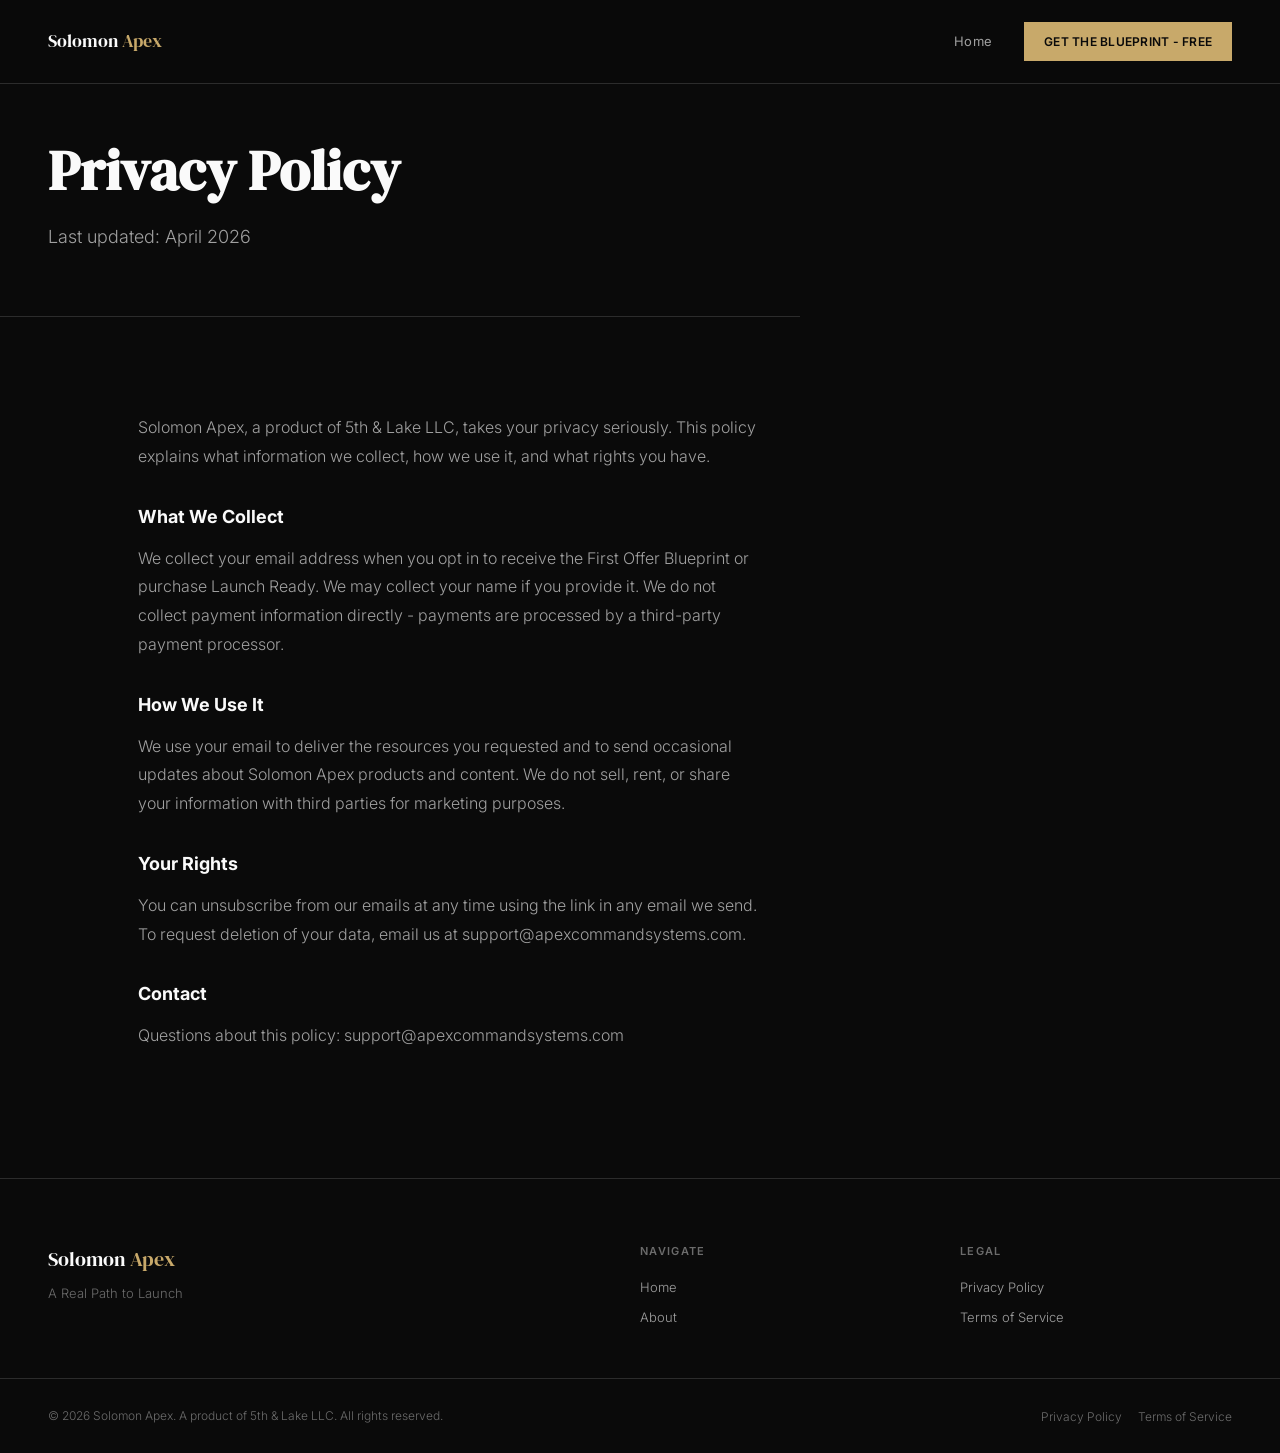
<file: privacy.html>
<!DOCTYPE html>
<html lang="en">
<head>
  <meta charset="UTF-8">
  <meta name="viewport" content="width=device-width, initial-scale=1.0">
  <title>Privacy Policy - Solomon Apex</title>
  <meta name="description" content="Privacy policy for Solomon Apex, a product of 5th &amp; Lake LLC.">
  <link rel="preconnect" href="https://fonts.googleapis.com">
  <link rel="preconnect" href="https://fonts.gstatic.com" crossorigin>
  <link href="https://fonts.googleapis.com/css2?family=DM+Serif+Display:ital@0;1&family=Inter:wght@300;400;500;600&display=swap" rel="stylesheet">
  <link rel="icon" type="image/png" href="/favicon.png" sizes="any">
  <link rel="apple-touch-icon" href="/favicon.png">
  <link rel="stylesheet" href="style.css">
</head>
<body>
  <nav>
    <a href="/" class="nav-logo">Solomon <span>Apex</span></a>
    <div class="nav-links">
      <a href="/" >Home</a>
      <a href="/blueprint.html" class="nav-cta">Get the Blueprint - Free</a>
    </div>
  </nav>
  <div class="page-header">
    <h1>Privacy Policy</h1>
    <p>Last updated: April 2026</p>
  </div>
  <div class="section">
    <p class="section-body">Solomon Apex, a product of 5th &amp; Lake LLC, takes your privacy seriously. This policy explains what information we collect, how we use it, and what rights you have.</p>
    <h3 style="color: var(--white); font-size: 18px; margin-bottom: 12px; margin-top: 32px;">What We Collect</h3>
    <p class="section-body">We collect your email address when you opt in to receive the First Offer Blueprint or purchase Launch Ready. We may collect your name if you provide it. We do not collect payment information directly - payments are processed by a third-party payment processor.</p>
    <h3 style="color: var(--white); font-size: 18px; margin-bottom: 12px; margin-top: 32px;">How We Use It</h3>
    <p class="section-body">We use your email to deliver the resources you requested and to send occasional updates about Solomon Apex products and content. We do not sell, rent, or share your information with third parties for marketing purposes.</p>
    <h3 style="color: var(--white); font-size: 18px; margin-bottom: 12px; margin-top: 32px;">Your Rights</h3>
    <p class="section-body">You can unsubscribe from our emails at any time using the link in any email we send. To request deletion of your data, email us at support@apexcommandsystems.com.</p>
    <h3 style="color: var(--white); font-size: 18px; margin-bottom: 12px; margin-top: 32px;">Contact</h3>
    <p class="section-body">Questions about this policy: support@apexcommandsystems.com</p>
  </div>
  <footer>
    <div class="footer-brand">
      <div class="logo">Solomon <span>Apex</span></div>
      <div class="tagline">A Real Path to Launch</div>
    </div>
    <div class="footer-col">
      <h4>Navigate</h4>
      <a href="/">Home</a>
      <a href="/about.html">About</a>
    </div>
    <div class="footer-col">
      <h4>Legal</h4>
      <a href="/privacy.html">Privacy Policy</a>
      <a href="/terms.html">Terms of Service</a>
    </div>
  </footer>
  <div class="footer-bottom">
    <p>© 2026 Solomon Apex. A product of 5th &amp; Lake LLC. All rights reserved.</p>
    <div><a href="/privacy.html">Privacy Policy</a><a href="/terms.html">Terms of Service</a></div>
  </div>
</body>
</html>
</file>
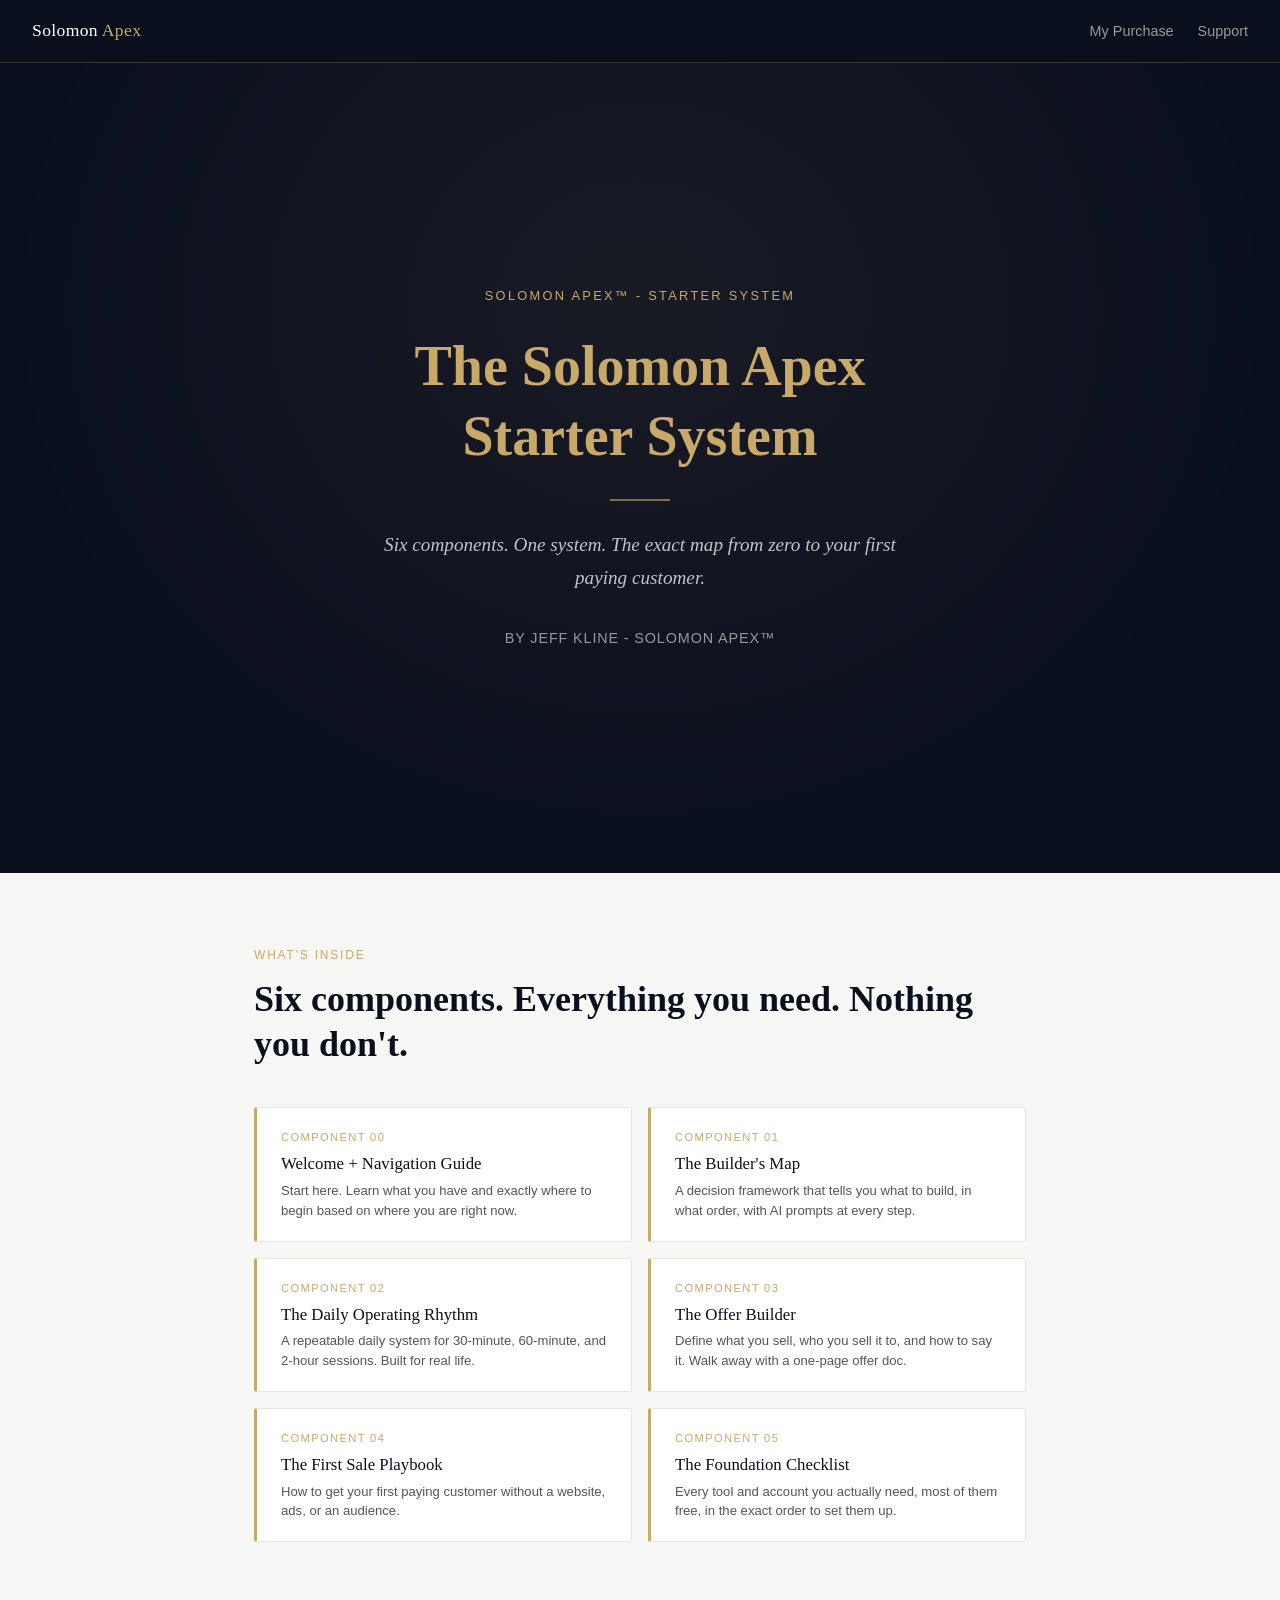
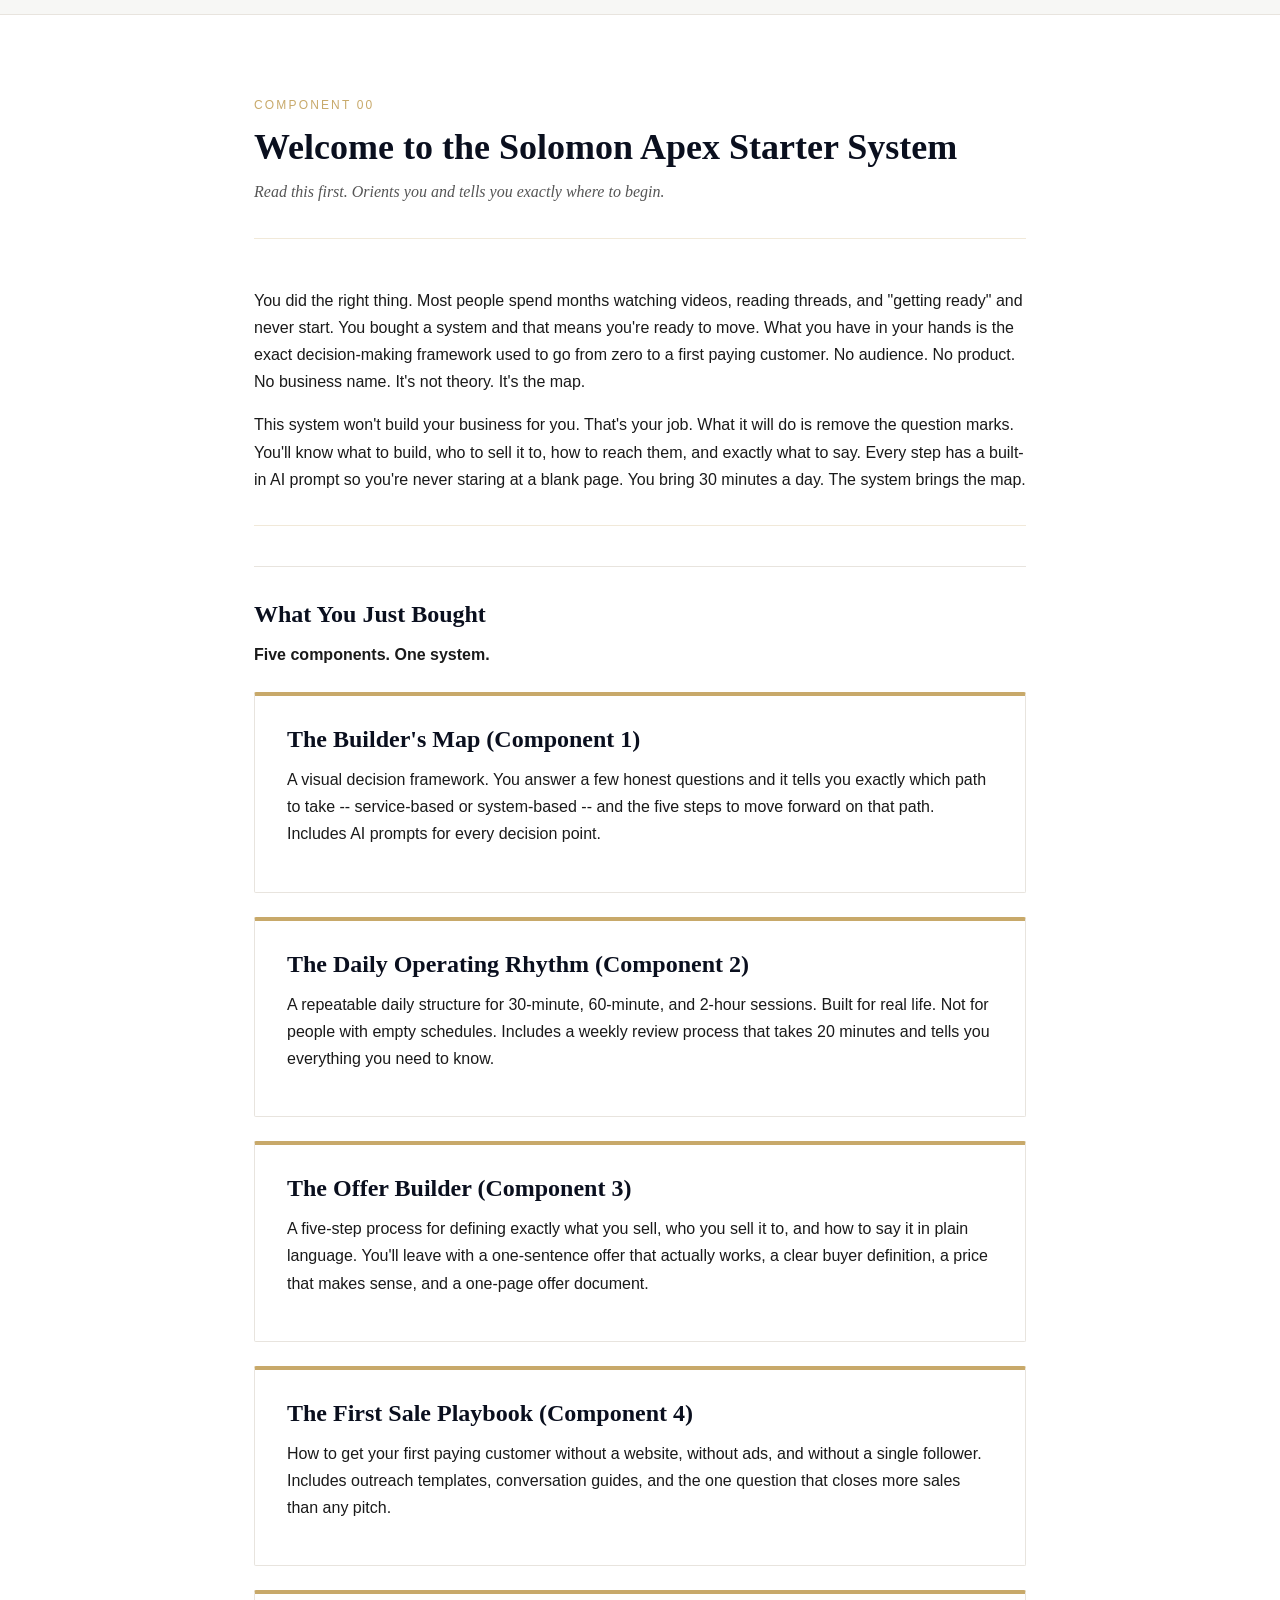
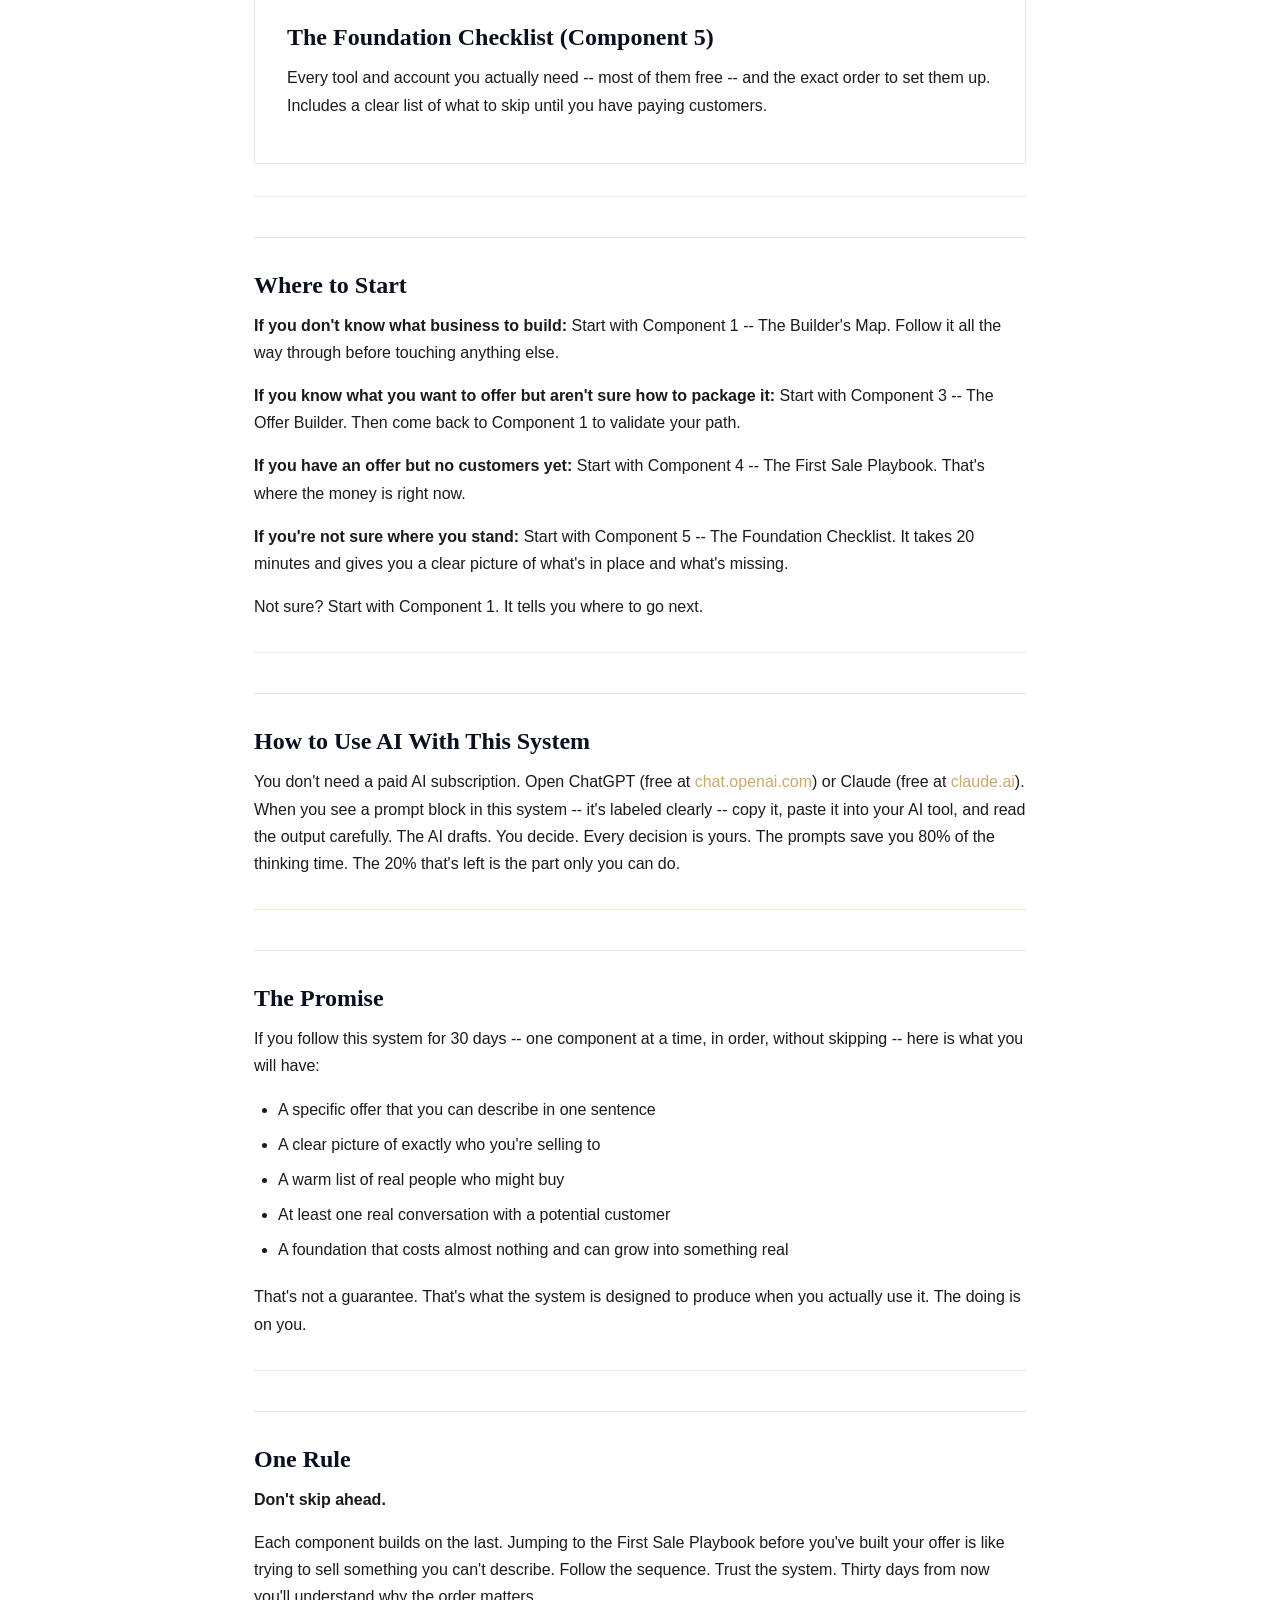
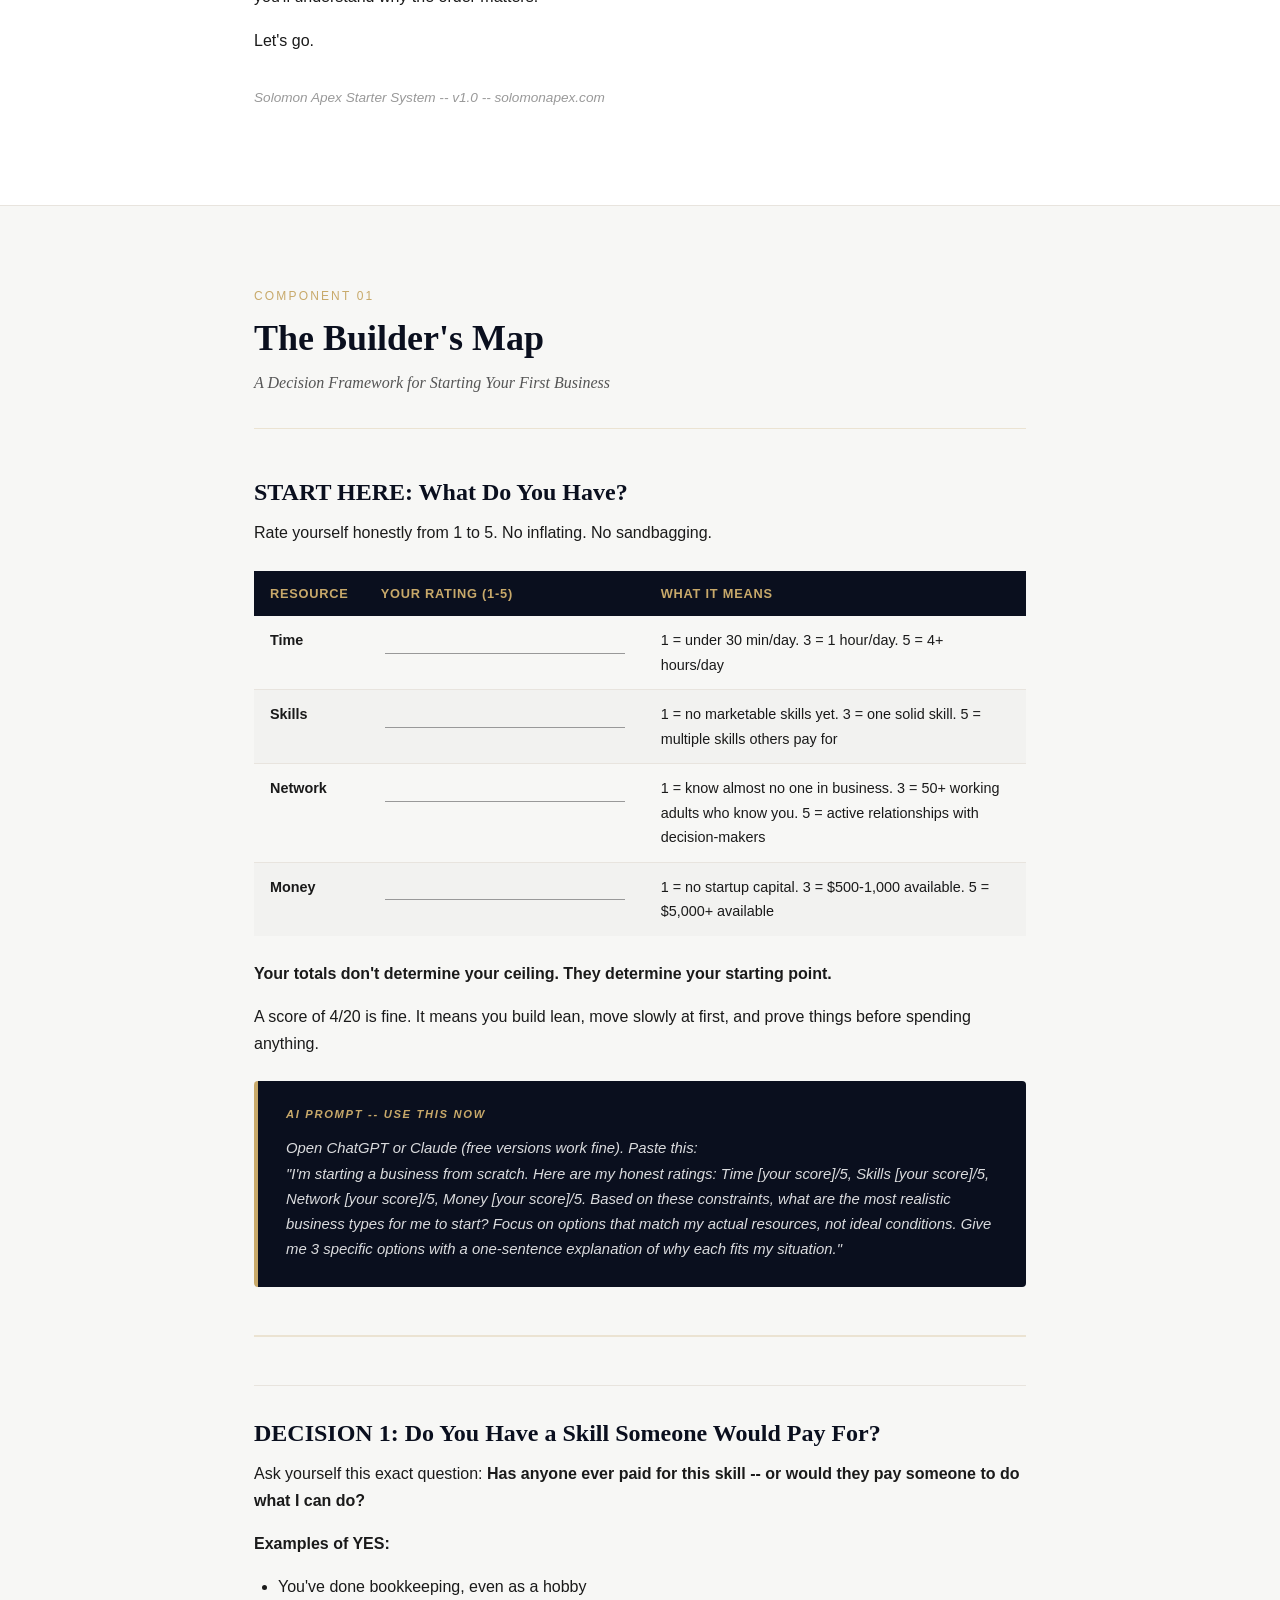
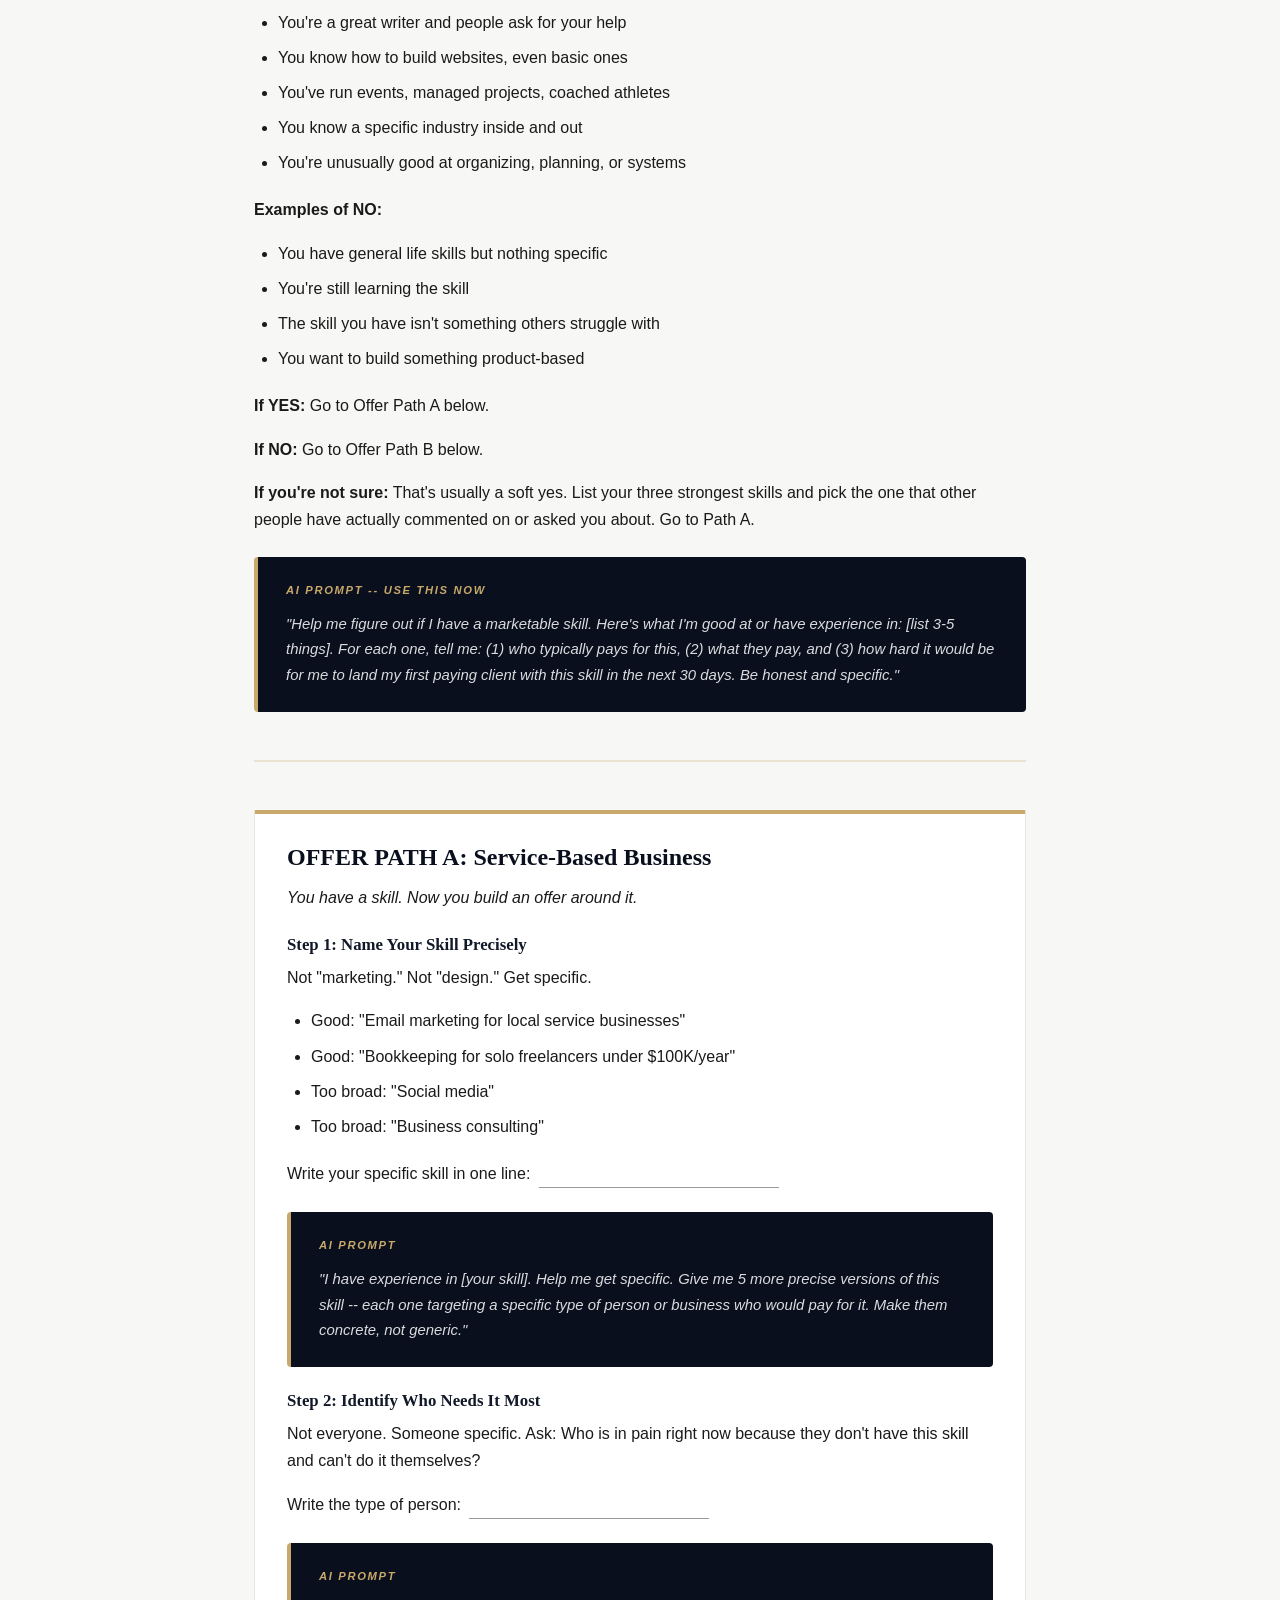
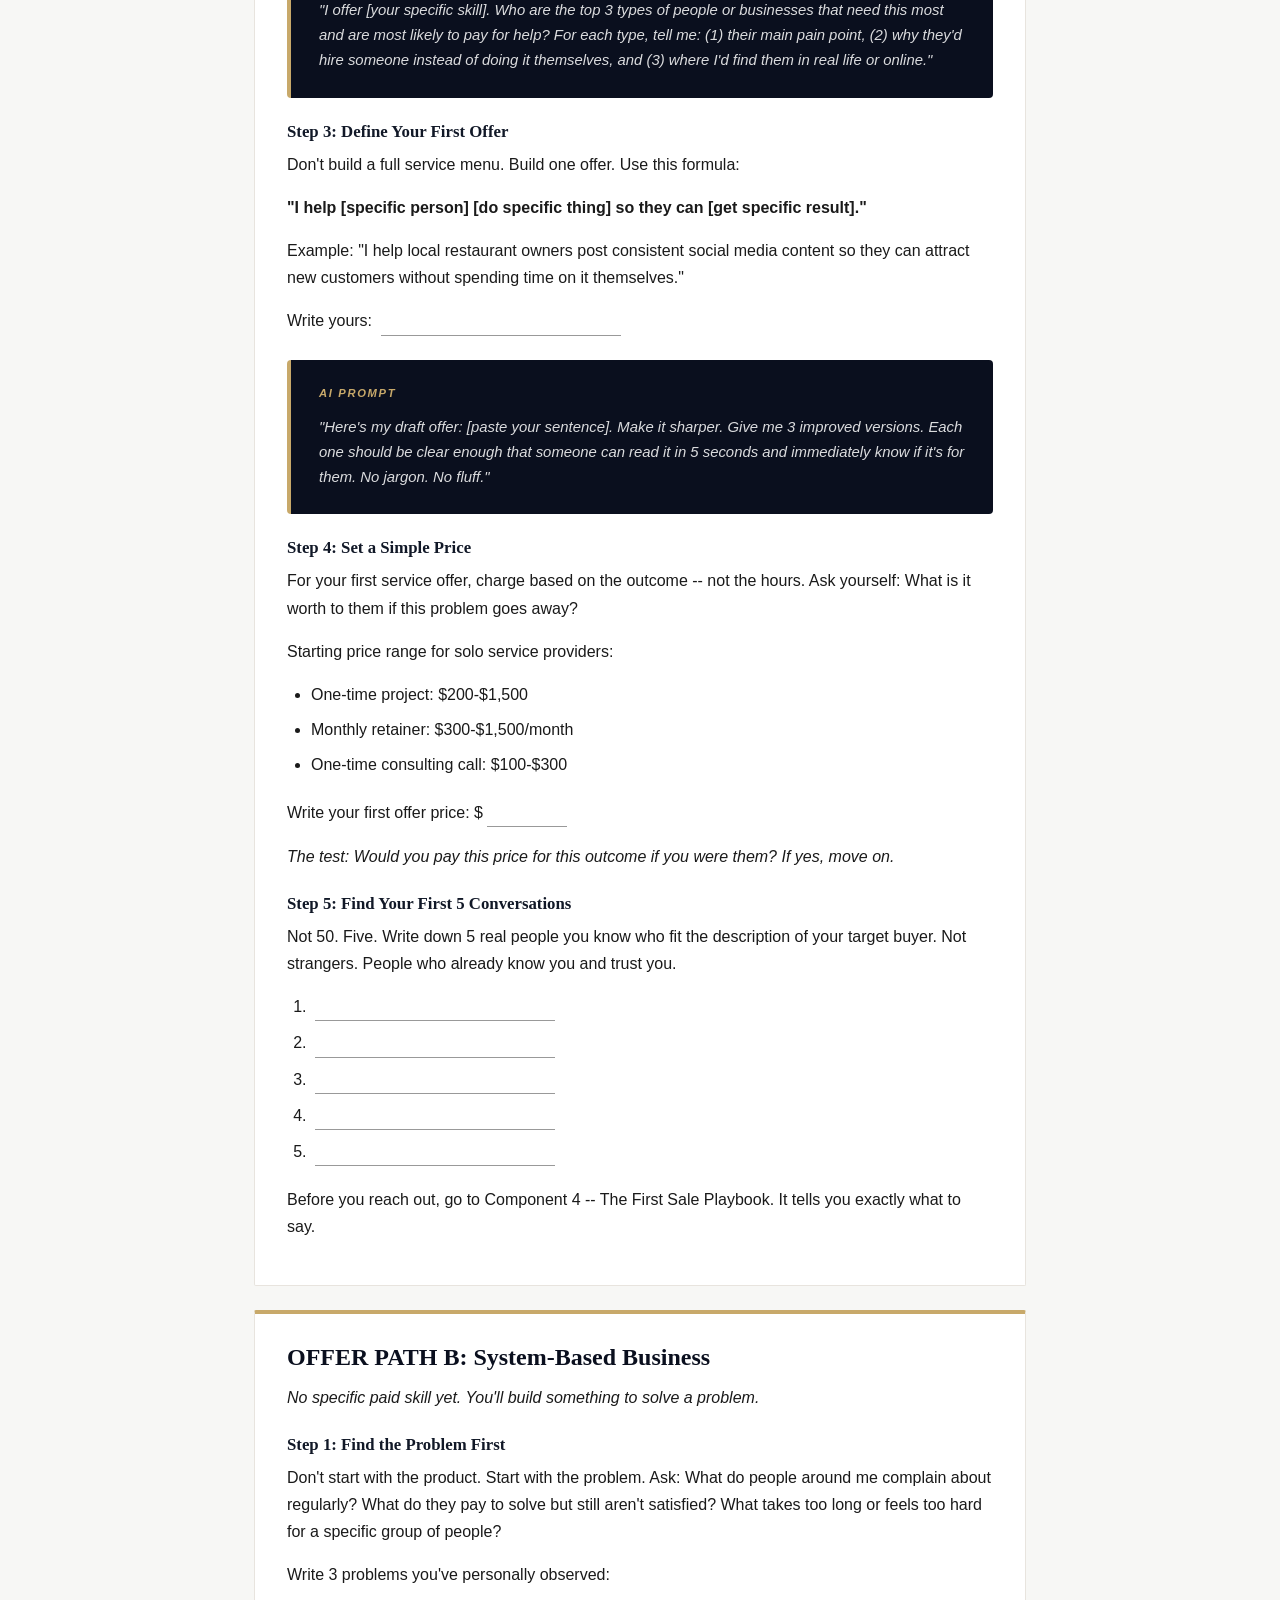
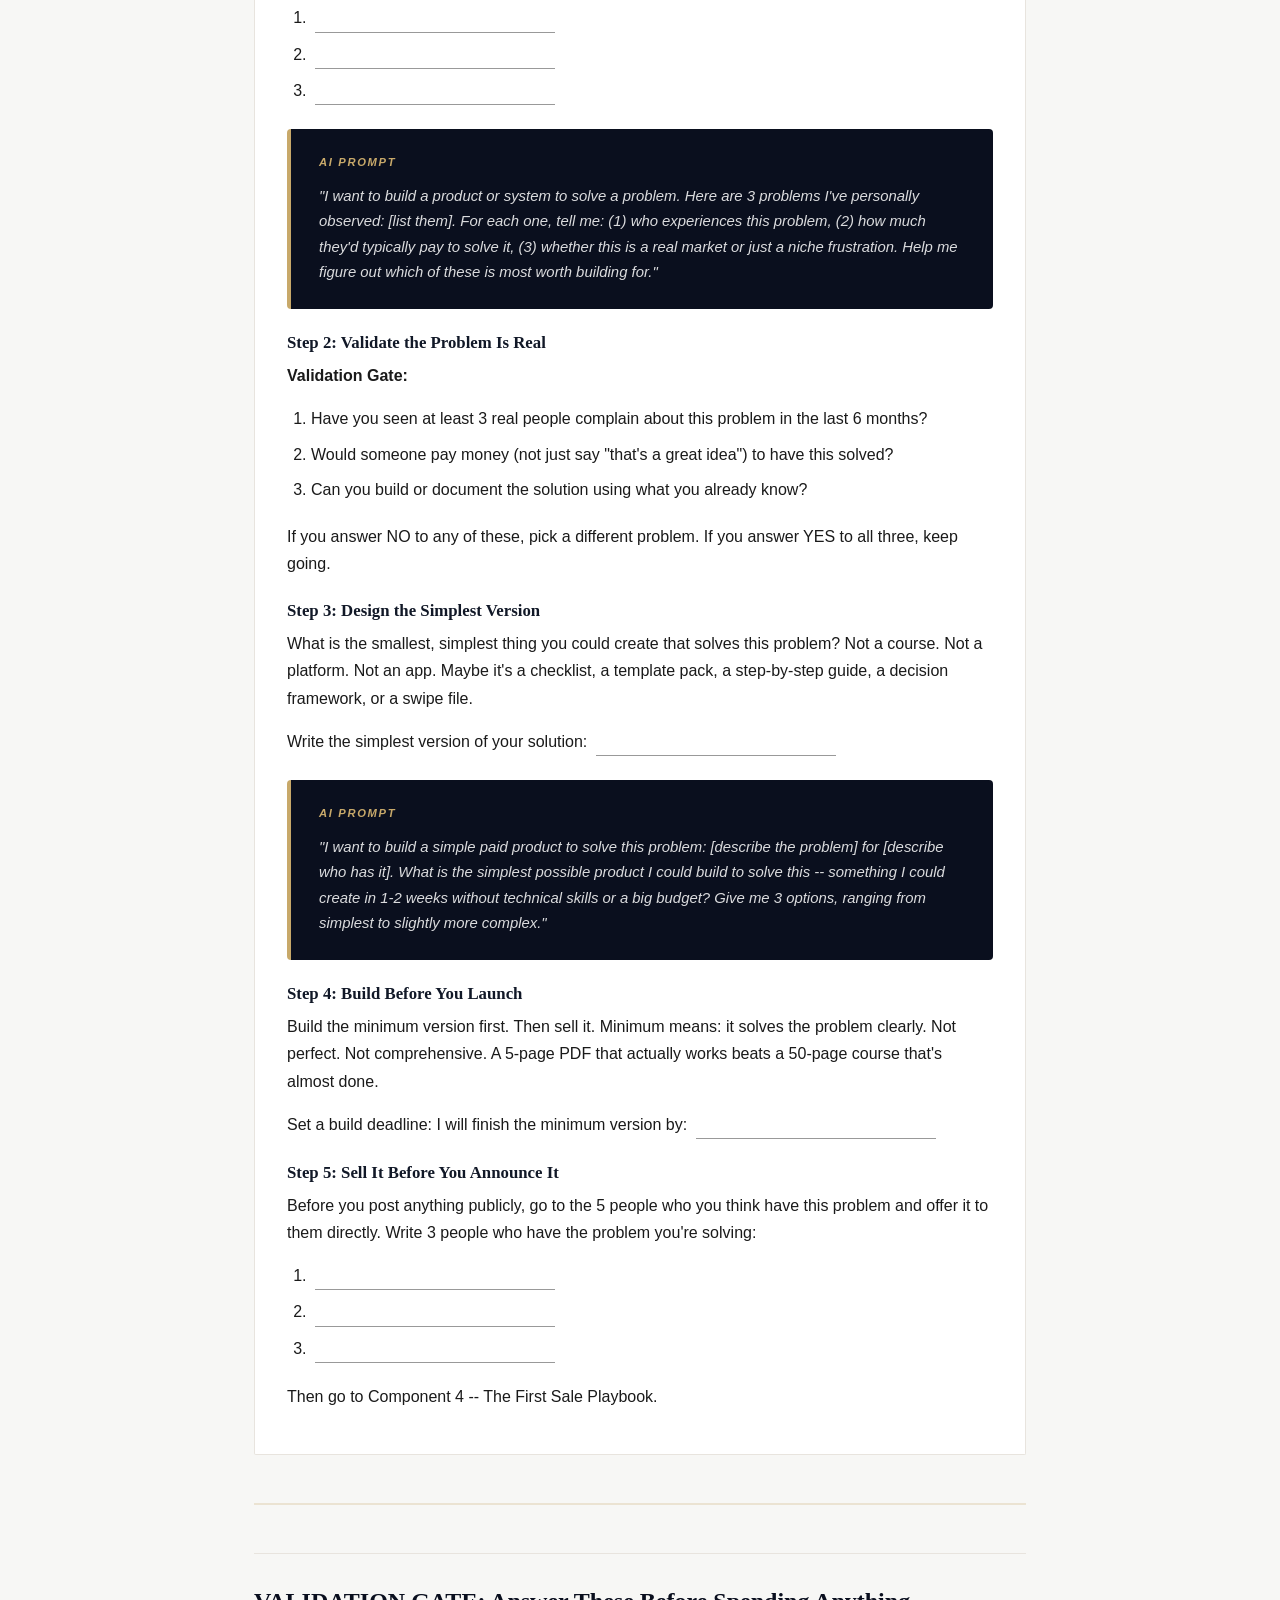
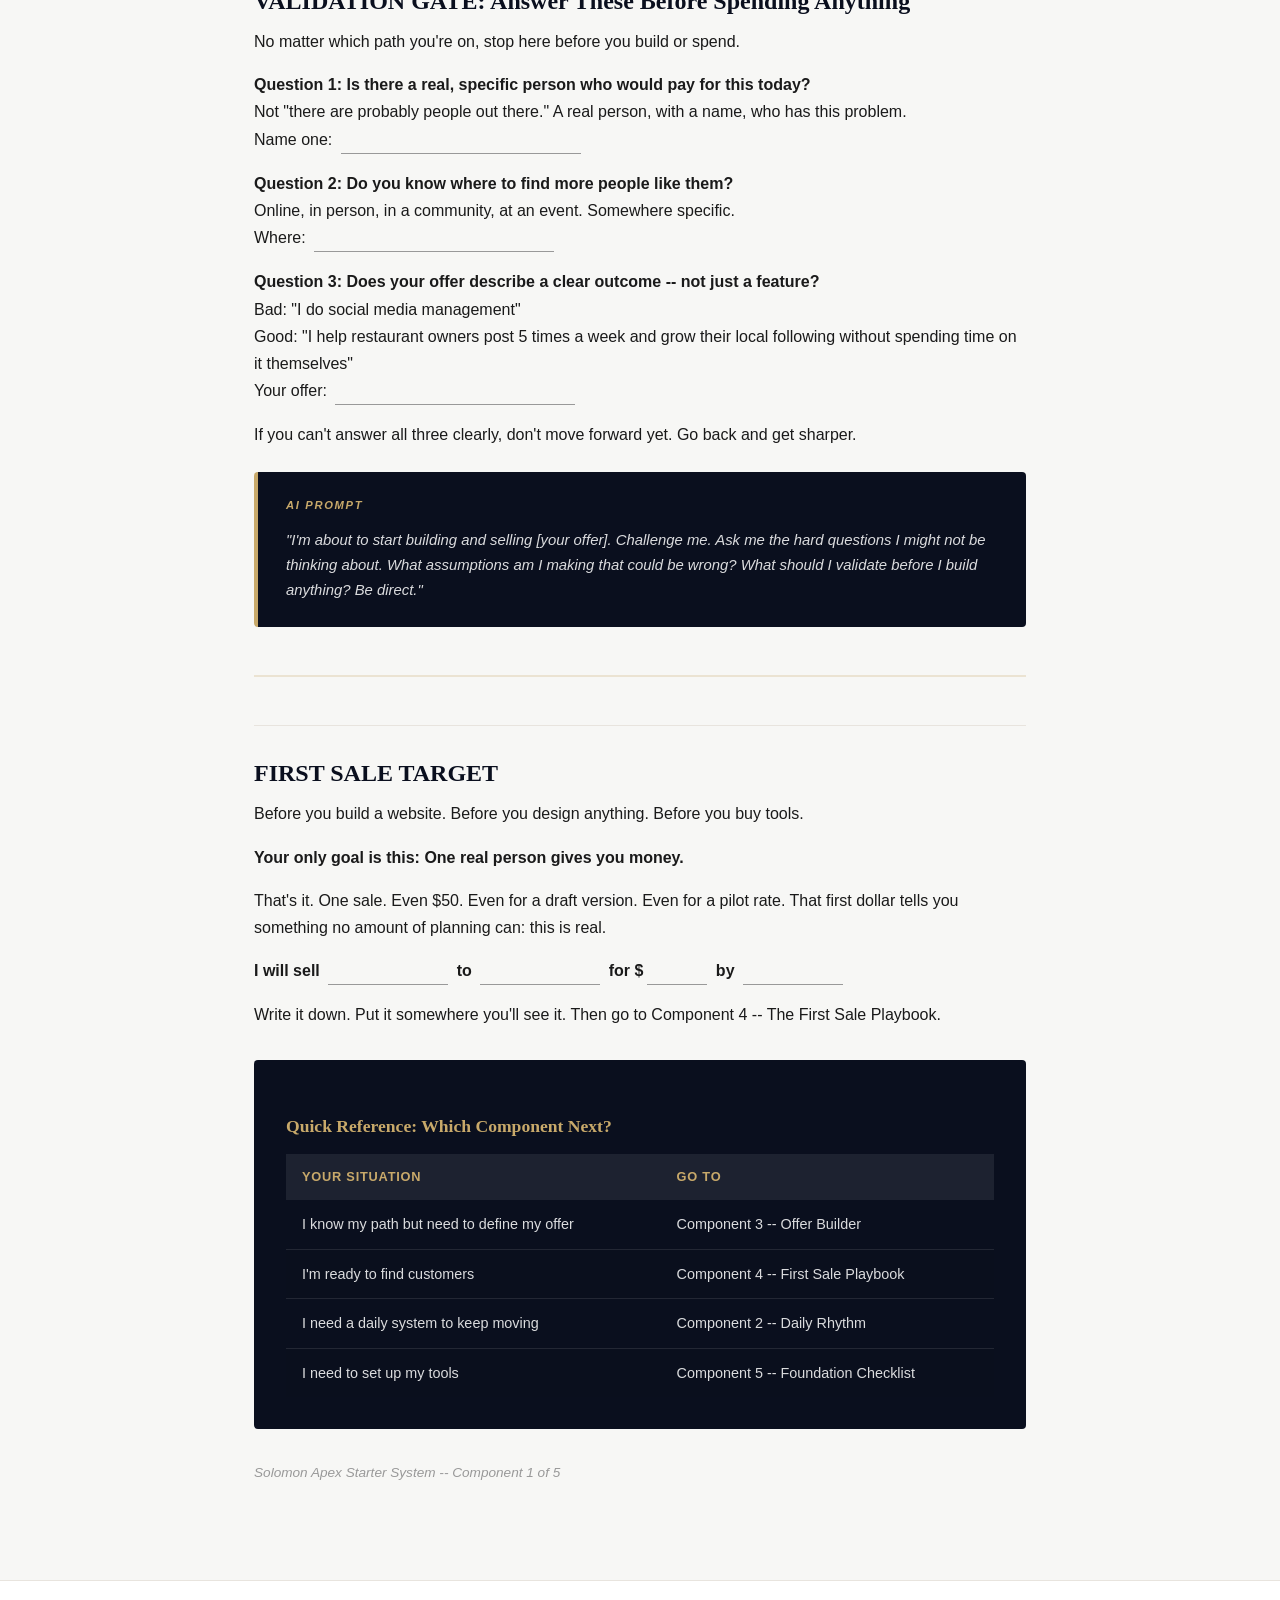
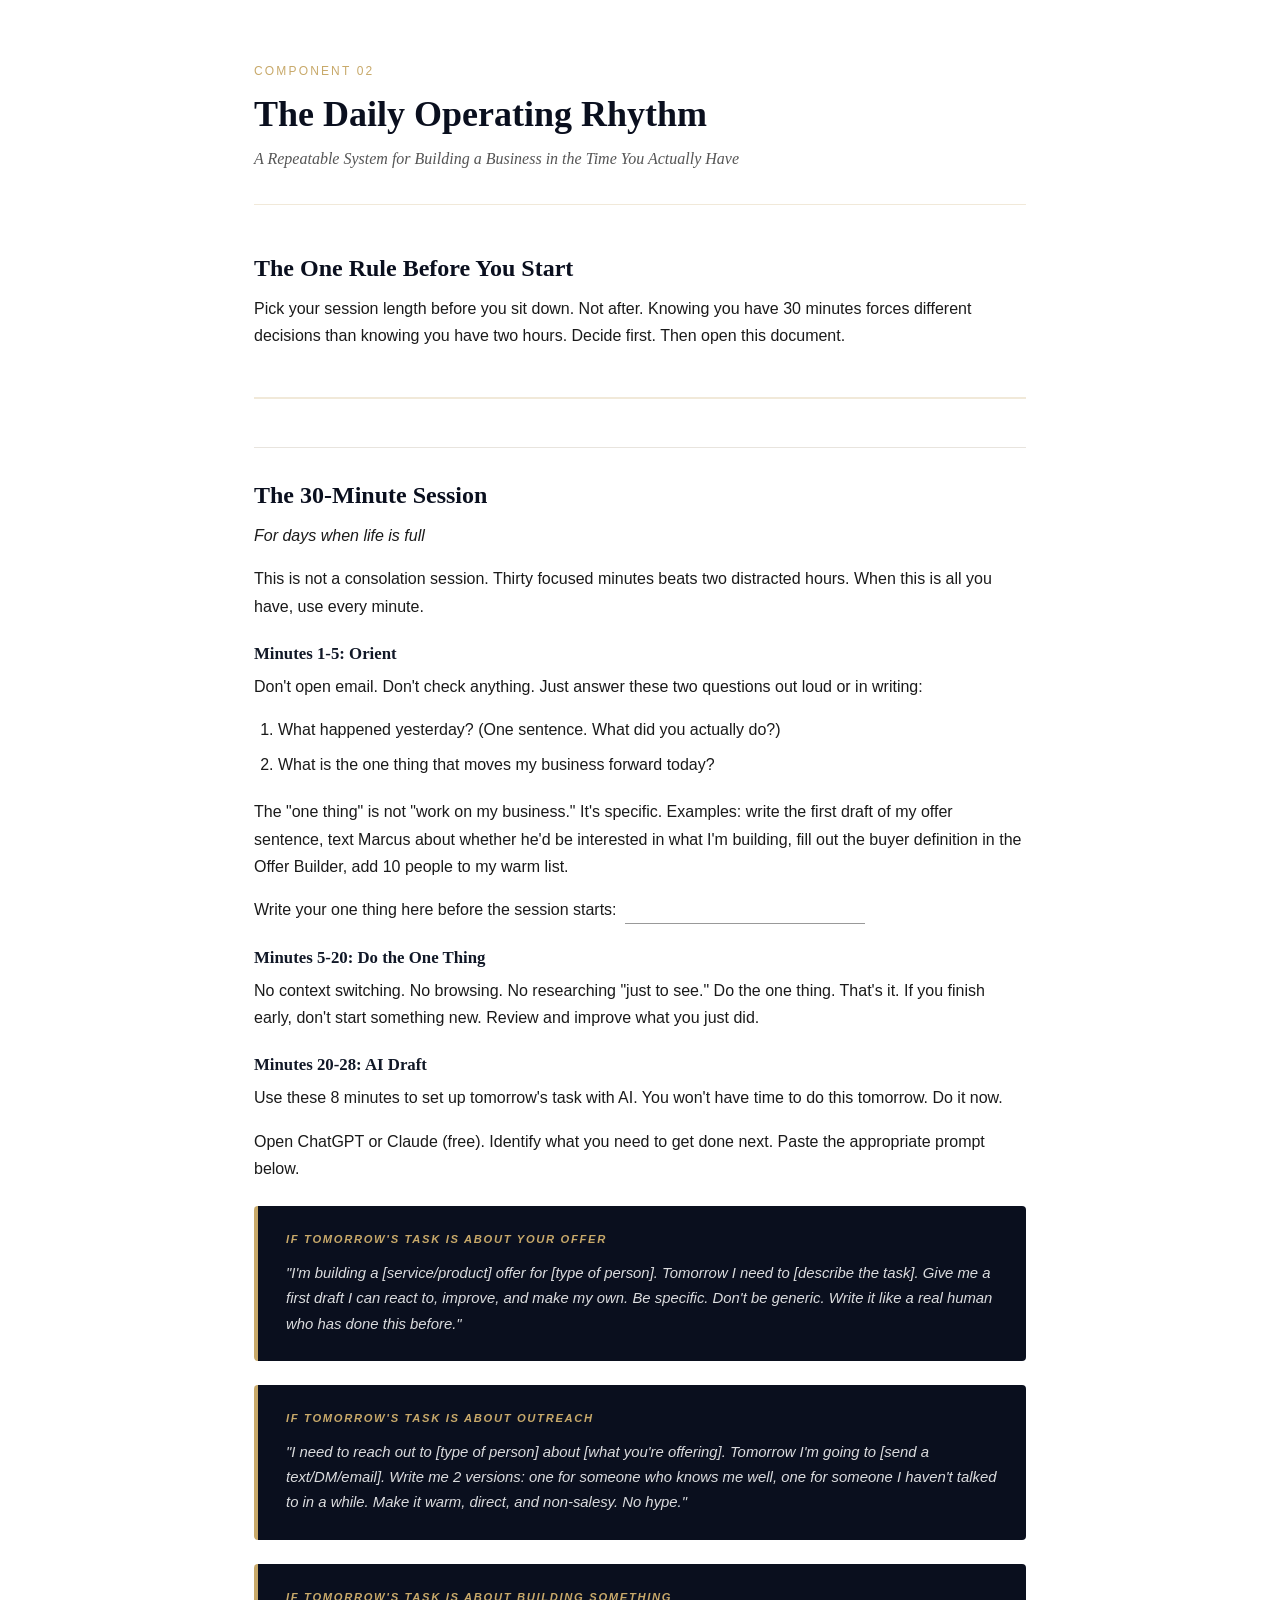
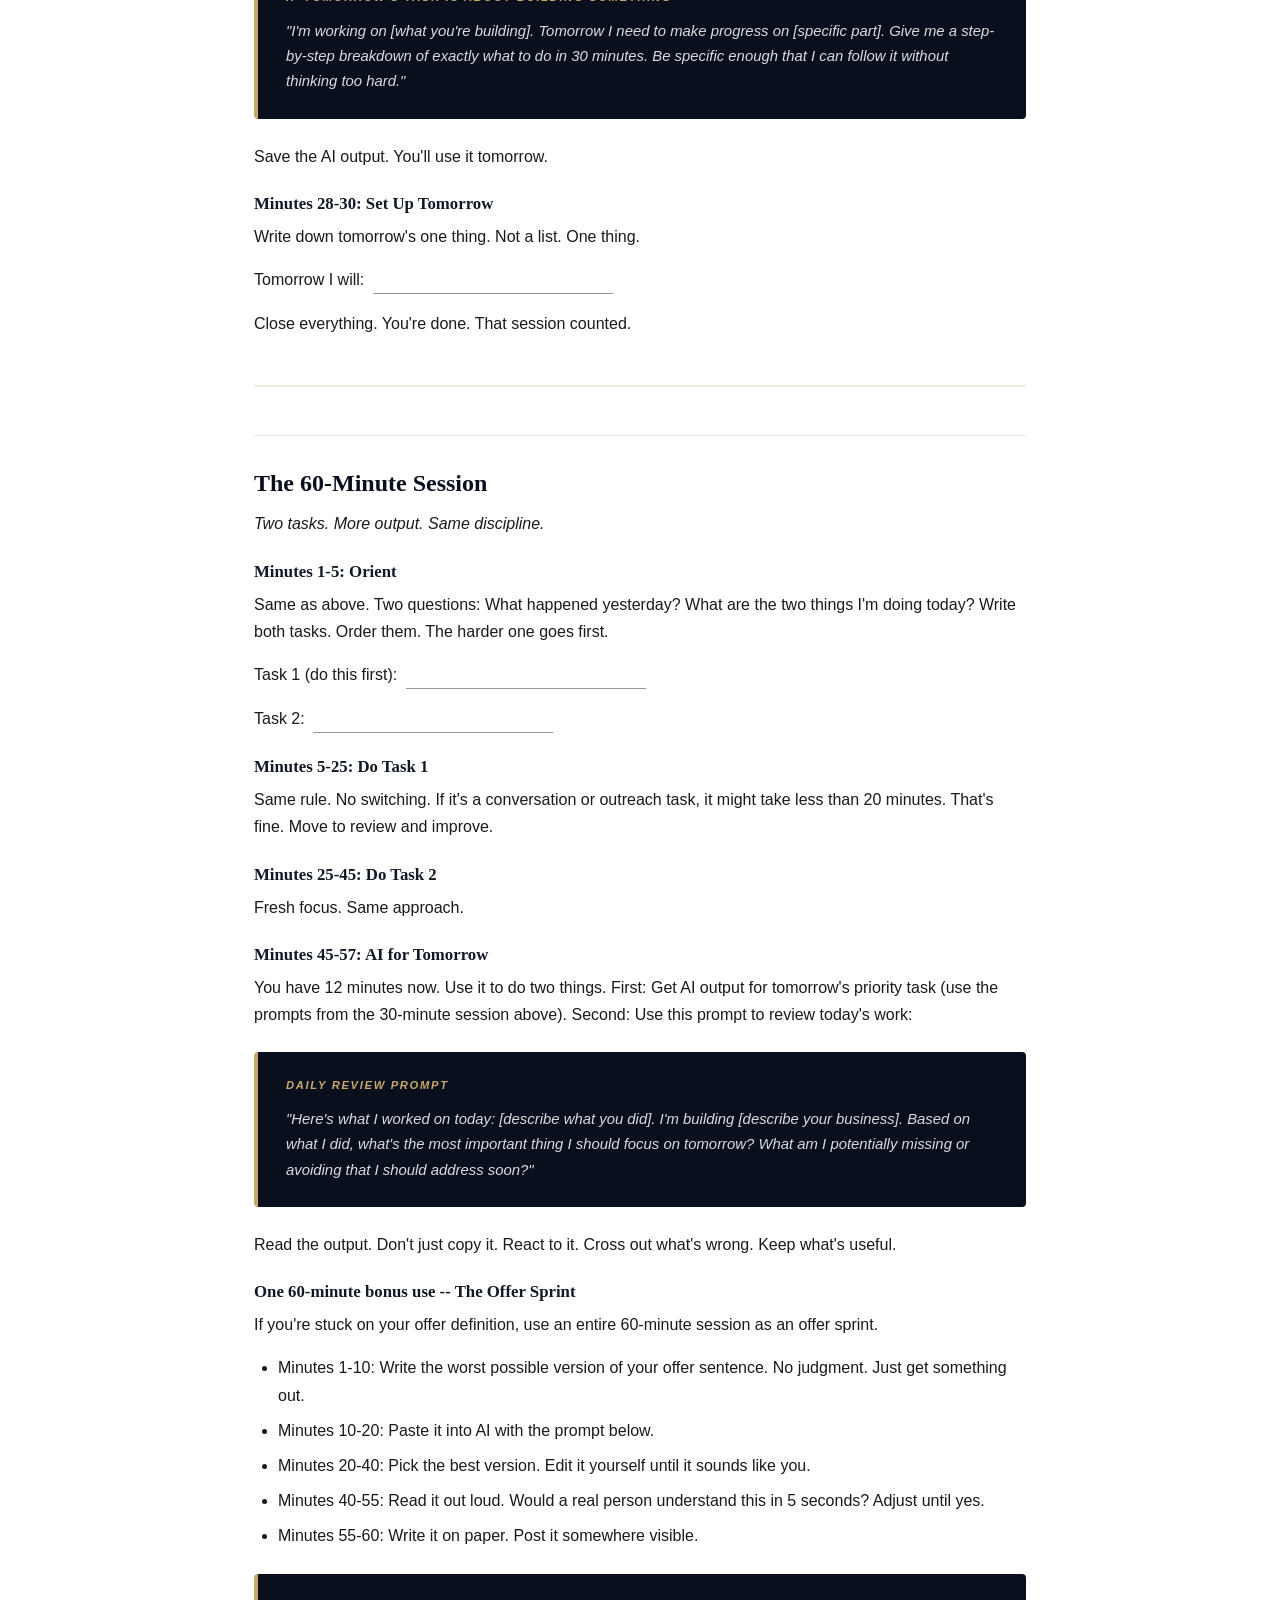
<file: starter-system.html>
<!DOCTYPE html>
<html lang="en">
<head>
  <meta charset="UTF-8">
  <meta name="viewport" content="width=device-width, initial-scale=1.0">
  <title>The Solomon Apex Starter System</title>
  <meta name="description" content="The complete Solomon Apex Starter System - six components to go from zero to first sale.">
  <link rel="icon" type="image/png" href="/favicon.png" sizes="any">
  <link rel="apple-touch-icon" href="/favicon.png">
  <style>
    /* ============================================
       RESET & BASE
    ============================================ */
    *, *::before, *::after { box-sizing: border-box; margin: 0; padding: 0; }

    :root {
      --navy: #0A0F1E;
      --navy-mid: #111827;
      --navy-light: #1a2235;
      --gold: #C8A96A;
      --gold-light: #dfc08a;
      --white: #FFFFFF;
      --gray-1: #f7f7f5;
      --gray-2: #e8e4de;
      --gray-3: #999;
      --gray-4: #555;
      --text: #1a1a1a;
      --border: rgba(200, 169, 106, 0.25);
    }

    html { scroll-behavior: smooth; }

    body {
      font-family: Arial, Helvetica, sans-serif;
      font-size: 16px;
      line-height: 1.7;
      color: var(--text);
      background: var(--white);
    }

    /* ============================================
       TYPOGRAPHY
    ============================================ */
    h1, h2, h3, h4 {
      font-family: Georgia, 'Times New Roman', serif;
      line-height: 1.25;
    }

    h1 { font-size: clamp(2rem, 5vw, 3.5rem); }
    h2 { font-size: clamp(1.5rem, 3vw, 2.25rem); margin-bottom: 1rem; }
    h3 { font-size: clamp(1.15rem, 2.5vw, 1.5rem); margin-bottom: 0.75rem; }
    h4 { font-size: 1.05rem; margin-bottom: 0.5rem; }

    p { margin-bottom: 1rem; }
    p:last-child { margin-bottom: 0; }

    a { color: var(--gold); text-decoration: none; }
    a:hover { text-decoration: underline; }

    strong { font-weight: 700; }
    em { font-style: italic; }

    /* ============================================
       LAYOUT UTILITIES
    ============================================ */
    .container {
      max-width: 820px;
      margin: 0 auto;
      padding: 0 24px;
    }

    .container-wide {
      max-width: 960px;
      margin: 0 auto;
      padding: 0 24px;
    }

    hr {
      border: none;
      border-top: 1px solid var(--border);
      margin: 2rem 0;
    }

    /* ============================================
       NAV
    ============================================ */
    nav {
      background: var(--navy);
      padding: 16px 32px;
      display: flex;
      align-items: center;
      justify-content: space-between;
      position: sticky;
      top: 0;
      z-index: 100;
      border-bottom: 1px solid var(--border);
    }

    .nav-logo {
      font-family: Georgia, serif;
      font-size: 1.1rem;
      color: var(--white);
      text-decoration: none;
      letter-spacing: 0.02em;
    }

    .nav-logo span { color: var(--gold); }

    .nav-links { display: flex; gap: 24px; }
    .nav-links a { color: var(--gray-3); font-size: 0.9rem; text-decoration: none; }
    .nav-links a:hover { color: var(--white); }

    /* ============================================
       COVER PAGE
    ============================================ */
    .cover {
      background: var(--navy);
      color: var(--white);
      min-height: 90vh;
      display: flex;
      align-items: center;
      justify-content: center;
      text-align: center;
      padding: 80px 32px;
      position: relative;
      overflow: hidden;
    }

    .cover::before {
      content: '';
      position: absolute;
      top: 0; left: 0; right: 0; bottom: 0;
      background: radial-gradient(ellipse at 50% 30%, rgba(200,169,106,0.08) 0%, transparent 70%);
      pointer-events: none;
    }

    .cover-inner { position: relative; z-index: 1; }

    .cover-eyebrow {
      font-size: 0.8rem;
      letter-spacing: 0.18em;
      text-transform: uppercase;
      color: var(--gold);
      margin-bottom: 24px;
      font-family: Arial, sans-serif;
    }

    .cover h1 {
      color: var(--gold);
      margin-bottom: 20px;
      max-width: 780px;
      margin-left: auto;
      margin-right: auto;
    }

    .cover-sub {
      font-size: 1.2rem;
      color: rgba(255,255,255,0.75);
      max-width: 520px;
      margin: 0 auto 32px;
      font-family: Georgia, serif;
      font-style: italic;
    }

    .cover-byline {
      font-size: 0.9rem;
      color: var(--gray-3);
      letter-spacing: 0.06em;
      text-transform: uppercase;
      font-family: Arial, sans-serif;
    }

    .cover-divider {
      width: 60px;
      height: 2px;
      background: var(--gold);
      margin: 28px auto;
      opacity: 0.6;
    }

    /* ============================================
       TABLE OF CONTENTS
    ============================================ */
    .toc-section {
      background: var(--gray-1);
      padding: 72px 24px;
      border-bottom: 1px solid var(--gray-2);
    }

    .toc-label {
      font-size: 0.75rem;
      letter-spacing: 0.15em;
      text-transform: uppercase;
      color: var(--gold);
      margin-bottom: 12px;
      font-family: Arial, sans-serif;
    }

    .toc-section h2 {
      color: var(--navy);
      margin-bottom: 40px;
    }

    .toc-grid {
      display: grid;
      grid-template-columns: repeat(auto-fill, minmax(280px, 1fr));
      gap: 16px;
    }

    .toc-item {
      background: var(--white);
      border: 1px solid var(--gray-2);
      border-left: 3px solid var(--gold);
      padding: 20px 24px;
      text-decoration: none;
      display: block;
      transition: box-shadow 0.2s, transform 0.2s;
      border-radius: 2px;
    }

    .toc-item:hover {
      box-shadow: 0 4px 16px rgba(0,0,0,0.08);
      transform: translateY(-2px);
      text-decoration: none;
    }

    .toc-num {
      font-size: 0.7rem;
      letter-spacing: 0.12em;
      text-transform: uppercase;
      color: var(--gold);
      margin-bottom: 6px;
      font-family: Arial, sans-serif;
    }

    .toc-title {
      font-family: Georgia, serif;
      font-size: 1.05rem;
      color: var(--navy);
      line-height: 1.3;
      margin-bottom: 6px;
    }

    .toc-desc {
      font-size: 0.82rem;
      color: var(--gray-4);
      line-height: 1.5;
    }

    /* ============================================
       COMPONENT SECTIONS
    ============================================ */
    .component {
      padding: 80px 24px;
      border-bottom: 1px solid var(--gray-2);
    }

    .component:nth-child(even) {
      background: var(--white);
    }

    .component:nth-child(odd) {
      background: var(--gray-1);
    }

    .component-header {
      margin-bottom: 48px;
      padding-bottom: 32px;
      border-bottom: 1px solid var(--border);
    }

    .component-num {
      font-size: 0.75rem;
      letter-spacing: 0.18em;
      text-transform: uppercase;
      color: var(--gold);
      margin-bottom: 10px;
      font-family: Arial, sans-serif;
    }

    .component-header h2 {
      color: var(--navy);
      margin-bottom: 8px;
    }

    .component-header .subtitle {
      font-style: italic;
      color: var(--gray-4);
      font-family: Georgia, serif;
      font-size: 1rem;
    }

    /* ============================================
       CONTENT ELEMENTS
    ============================================ */
    .content h3 {
      color: var(--navy);
      margin-top: 2.5rem;
      margin-bottom: 0.75rem;
      padding-top: 2rem;
      border-top: 1px solid var(--gray-2);
    }

    .content h3:first-child {
      margin-top: 0;
      padding-top: 0;
      border-top: none;
    }

    .content h4 {
      color: var(--navy-mid);
      margin-top: 1.5rem;
    }

    .content p {
      color: var(--text);
      margin-bottom: 1rem;
    }

    .content ul, .content ol {
      margin: 0.75rem 0 1.25rem 1.5rem;
    }

    .content li {
      margin-bottom: 0.5rem;
      color: var(--text);
    }

    .content li strong {
      color: var(--navy);
    }

    /* Prompt blocks */
    .prompt-block {
      background: var(--navy);
      border-left: 4px solid var(--gold);
      border-radius: 4px;
      padding: 24px 28px;
      margin: 1.5rem 0;
      color: rgba(255,255,255,0.9);
    }

    .prompt-block .prompt-label {
      font-size: 0.7rem;
      letter-spacing: 0.15em;
      text-transform: uppercase;
      color: var(--gold);
      margin-bottom: 12px;
      font-family: Arial, sans-serif;
      font-weight: 700;
    }

    .prompt-block p {
      color: rgba(255,255,255,0.85);
      font-size: 0.93rem;
      margin-bottom: 0;
      font-style: italic;
    }

    /* Tables */
    .content table {
      width: 100%;
      border-collapse: collapse;
      margin: 1.5rem 0;
      font-size: 0.9rem;
    }

    .content th {
      background: var(--navy);
      color: var(--gold);
      padding: 12px 16px;
      text-align: left;
      font-family: Arial, sans-serif;
      font-size: 0.8rem;
      letter-spacing: 0.06em;
      text-transform: uppercase;
    }

    .content td {
      padding: 12px 16px;
      border-bottom: 1px solid var(--gray-2);
      color: var(--text);
      vertical-align: top;
    }

    .content tr:last-child td { border-bottom: none; }
    .content tr:nth-child(even) td { background: rgba(0,0,0,0.02); }

    /* Blockquote style for prominent text */
    .content blockquote {
      border-left: 3px solid var(--gold);
      padding: 12px 24px;
      margin: 1.5rem 0;
      background: rgba(200,169,106,0.05);
      font-style: italic;
      color: var(--gray-4);
    }

    /* Fill-in lines */
    .fill-line {
      display: inline-block;
      border-bottom: 1px solid var(--gray-3);
      min-width: 240px;
      margin: 0 4px;
    }

    /* Checklist items */
    .checklist-item {
      display: flex;
      align-items: flex-start;
      gap: 12px;
      padding: 14px 0;
      border-bottom: 1px solid var(--gray-2);
    }

    .checklist-item:last-child { border-bottom: none; }

    .check-box {
      width: 20px;
      height: 20px;
      border: 2px solid var(--gold);
      border-radius: 3px;
      flex-shrink: 0;
      margin-top: 2px;
    }

    .checklist-item .item-content { flex: 1; }
    .checklist-item .item-title {
      font-weight: 700;
      color: var(--navy);
      margin-bottom: 4px;
    }
    .checklist-item .item-desc {
      font-size: 0.9rem;
      color: var(--gray-4);
    }

    /* Path/decision cards */
    .path-card {
      background: var(--white);
      border: 1px solid var(--gray-2);
      border-top: 4px solid var(--gold);
      padding: 28px 32px;
      margin: 1.5rem 0;
      border-radius: 2px;
    }

    .path-card h3 {
      border-top: none !important;
      padding-top: 0 !important;
      margin-top: 0 !important;
      color: var(--navy) !important;
    }

    /* Section divider within component */
    .section-break {
      margin: 3rem 0;
      border: none;
      border-top: 2px solid var(--border);
    }

    /* Quick reference table wrapper */
    .quick-ref {
      background: var(--navy);
      padding: 32px;
      border-radius: 4px;
      margin: 2rem 0;
    }

    .quick-ref h4 {
      color: var(--gold);
      font-family: Georgia, serif;
      font-size: 1.1rem;
      margin-bottom: 16px;
    }

    .quick-ref table { margin: 0; }
    .quick-ref th { background: rgba(255,255,255,0.08); color: var(--gold); }
    .quick-ref td { color: rgba(255,255,255,0.85); border-bottom-color: rgba(255,255,255,0.1); }

    /* ============================================
       CLOSING PAGE
    ============================================ */
    .closing {
      background: var(--navy);
      color: var(--white);
      padding: 100px 32px;
      text-align: center;
    }

    .closing .tagline {
      font-family: Georgia, serif;
      font-size: clamp(1.8rem, 4vw, 3rem);
      color: var(--gold);
      margin-bottom: 24px;
      font-style: italic;
    }

    .closing p {
      color: rgba(255,255,255,0.7);
      max-width: 520px;
      margin: 0 auto 40px;
      font-size: 1.05rem;
    }

    .btn-gold {
      display: inline-block;
      background: var(--gold);
      color: var(--navy);
      padding: 16px 40px;
      font-family: Arial, sans-serif;
      font-size: 0.9rem;
      font-weight: 700;
      letter-spacing: 0.08em;
      text-transform: uppercase;
      text-decoration: none;
      border-radius: 2px;
      transition: background 0.2s, transform 0.15s;
    }

    .btn-gold:hover {
      background: var(--gold-light);
      transform: translateY(-1px);
      text-decoration: none;
    }

    .closing-divider {
      width: 60px;
      height: 1px;
      background: var(--gold);
      margin: 40px auto;
      opacity: 0.4;
    }

    .closing-footnote {
      font-size: 0.8rem;
      color: rgba(255,255,255,0.35);
      letter-spacing: 0.06em;
    }

    /* ============================================
       FOOTER
    ============================================ */
    footer {
      background: var(--navy-mid);
      border-top: 1px solid rgba(255,255,255,0.07);
      padding: 40px 32px;
      display: flex;
      flex-wrap: wrap;
      gap: 32px;
      justify-content: space-between;
      align-items: flex-start;
    }

    .footer-brand .logo {
      font-family: Georgia, serif;
      font-size: 1.1rem;
      color: var(--white);
      margin-bottom: 4px;
    }

    .footer-brand .logo span { color: var(--gold); }
    .footer-brand .tagline { font-size: 0.8rem; color: var(--gray-3); }

    .footer-bottom {
      background: var(--navy);
      padding: 16px 32px;
      display: flex;
      justify-content: space-between;
      align-items: center;
      flex-wrap: wrap;
      gap: 12px;
      border-top: 1px solid rgba(255,255,255,0.05);
    }

    .footer-bottom p { font-size: 0.78rem; color: var(--gray-3); margin: 0; }
    .footer-bottom a { font-size: 0.78rem; color: var(--gray-3); margin-left: 16px; }
    .footer-bottom a:hover { color: var(--white); }

    /* ============================================
       PRINT STYLES
    ============================================ */
    @media print {
      nav, footer, .footer-bottom { display: none; }

      .cover { min-height: auto; padding: 60px 32px; page-break-after: always; }

      .toc-section { page-break-after: always; }

      .component { page-break-before: always; border: none; padding: 40px 0; }

      .component:nth-child(even), .component:nth-child(odd) { background: white; }

      .prompt-block { background: #f0f0f0; border-left: 4px solid #888; color: #333; }
      .prompt-block p { color: #333; }
      .prompt-block .prompt-label { color: #555; }

      .quick-ref { background: #f0f0f0; }
      .quick-ref th { background: #e0e0e0; color: #333; }
      .quick-ref td { color: #333; }

      .closing { background: white; color: #333; page-break-before: always; }
      .closing .tagline { color: #333; }
      .closing p { color: #555; }
      .btn-gold { display: none; }

      a { color: #333; }
      h2, h3, h4 { color: #111; }

      .path-card { break-inside: avoid; }
    }

    /* ============================================
       RESPONSIVE
    ============================================ */
    @media (max-width: 640px) {
      nav { padding: 14px 20px; }
      .nav-links { gap: 16px; }
      .cover { padding: 60px 20px; }
      .component { padding: 56px 20px; }
      .toc-section { padding: 56px 20px; }
      .toc-grid { grid-template-columns: 1fr; }
      .quick-ref { padding: 20px; }
      .content table { font-size: 0.82rem; }
      .content th, .content td { padding: 10px 12px; }
      .prompt-block { padding: 18px 20px; }
      footer { padding: 32px 20px; }
      .footer-bottom { padding: 14px 20px; }
    }
  </style>
</head>
<body>

  <!-- NAV -->
  <nav>
    <a href="/" class="nav-logo">Solomon <span>Apex</span></a>
    <div class="nav-links">
      <a href="/thank-you-purchase.html">My Purchase</a>
      <a href="mailto:support@apexcommandsystems.com">Support</a>
    </div>
  </nav>

  <!-- COVER -->
  <section class="cover" id="top">
    <div class="cover-inner container">
      <p class="cover-eyebrow">Solomon Apex&trade; - Starter System</p>
      <h1>The Solomon Apex<br>Starter System</h1>
      <div class="cover-divider"></div>
      <p class="cover-sub">Six components. One system. The exact map from zero to your first paying customer.</p>
      <p class="cover-byline">By Jeff Kline - Solomon Apex&trade;</p>
    </div>
  </section>

  <!-- TABLE OF CONTENTS -->
  <section class="toc-section" id="toc">
    <div class="container">
      <p class="toc-label">What's Inside</p>
      <h2>Six components. Everything you need. Nothing you don't.</h2>
      <div class="toc-grid">
        <a href="#component-00" class="toc-item">
          <div class="toc-num">Component 00</div>
          <div class="toc-title">Welcome + Navigation Guide</div>
          <div class="toc-desc">Start here. Learn what you have and exactly where to begin based on where you are right now.</div>
        </a>
        <a href="#component-01" class="toc-item">
          <div class="toc-num">Component 01</div>
          <div class="toc-title">The Builder's Map</div>
          <div class="toc-desc">A decision framework that tells you what to build, in what order, with AI prompts at every step.</div>
        </a>
        <a href="#component-02" class="toc-item">
          <div class="toc-num">Component 02</div>
          <div class="toc-title">The Daily Operating Rhythm</div>
          <div class="toc-desc">A repeatable daily system for 30-minute, 60-minute, and 2-hour sessions. Built for real life.</div>
        </a>
        <a href="#component-03" class="toc-item">
          <div class="toc-num">Component 03</div>
          <div class="toc-title">The Offer Builder</div>
          <div class="toc-desc">Define what you sell, who you sell it to, and how to say it. Walk away with a one-page offer doc.</div>
        </a>
        <a href="#component-04" class="toc-item">
          <div class="toc-num">Component 04</div>
          <div class="toc-title">The First Sale Playbook</div>
          <div class="toc-desc">How to get your first paying customer without a website, ads, or an audience.</div>
        </a>
        <a href="#component-05" class="toc-item">
          <div class="toc-num">Component 05</div>
          <div class="toc-title">The Foundation Checklist</div>
          <div class="toc-desc">Every tool and account you actually need, most of them free, in the exact order to set them up.</div>
        </a>
      </div>
    </div>
  </section>

  <!-- ============================================
       COMPONENT 00: WELCOME
  ============================================ -->
  <section class="component" id="component-00">
    <div class="container">
      <div class="component-header">
        <p class="component-num">Component 00</p>
        <h2>Welcome to the Solomon Apex Starter System</h2>
        <p class="subtitle">Read this first. Orients you and tells you exactly where to begin.</p>
      </div>

      <div class="content">
        <p>You did the right thing. Most people spend months watching videos, reading threads, and "getting ready" and never start. You bought a system and that means you're ready to move. What you have in your hands is the exact decision-making framework used to go from zero to a first paying customer. No audience. No product. No business name. It's not theory. It's the map.</p>

        <p>This system won't build your business for you. That's your job. What it will do is remove the question marks. You'll know what to build, who to sell it to, how to reach them, and exactly what to say. Every step has a built-in AI prompt so you're never staring at a blank page. You bring 30 minutes a day. The system brings the map.</p>

        <hr>

        <h3>What You Just Bought</h3>
        <p><strong>Five components. One system.</strong></p>

        <div class="path-card">
          <h3>The Builder's Map (Component 1)</h3>
          <p>A visual decision framework. You answer a few honest questions and it tells you exactly which path to take -- service-based or system-based -- and the five steps to move forward on that path. Includes AI prompts for every decision point.</p>
        </div>

        <div class="path-card">
          <h3>The Daily Operating Rhythm (Component 2)</h3>
          <p>A repeatable daily structure for 30-minute, 60-minute, and 2-hour sessions. Built for real life. Not for people with empty schedules. Includes a weekly review process that takes 20 minutes and tells you everything you need to know.</p>
        </div>

        <div class="path-card">
          <h3>The Offer Builder (Component 3)</h3>
          <p>A five-step process for defining exactly what you sell, who you sell it to, and how to say it in plain language. You'll leave with a one-sentence offer that actually works, a clear buyer definition, a price that makes sense, and a one-page offer document.</p>
        </div>

        <div class="path-card">
          <h3>The First Sale Playbook (Component 4)</h3>
          <p>How to get your first paying customer without a website, without ads, and without a single follower. Includes outreach templates, conversation guides, and the one question that closes more sales than any pitch.</p>
        </div>

        <div class="path-card">
          <h3>The Foundation Checklist (Component 5)</h3>
          <p>Every tool and account you actually need -- most of them free -- and the exact order to set them up. Includes a clear list of what to skip until you have paying customers.</p>
        </div>

        <hr>

        <h3>Where to Start</h3>

        <p><strong>If you don't know what business to build:</strong> Start with Component 1 -- The Builder's Map. Follow it all the way through before touching anything else.</p>

        <p><strong>If you know what you want to offer but aren't sure how to package it:</strong> Start with Component 3 -- The Offer Builder. Then come back to Component 1 to validate your path.</p>

        <p><strong>If you have an offer but no customers yet:</strong> Start with Component 4 -- The First Sale Playbook. That's where the money is right now.</p>

        <p><strong>If you're not sure where you stand:</strong> Start with Component 5 -- The Foundation Checklist. It takes 20 minutes and gives you a clear picture of what's in place and what's missing.</p>

        <p>Not sure? Start with Component 1. It tells you where to go next.</p>

        <hr>

        <h3>How to Use AI With This System</h3>

        <p>You don't need a paid AI subscription. Open ChatGPT (free at <a href="https://chat.openai.com" target="_blank">chat.openai.com</a>) or Claude (free at <a href="https://claude.ai" target="_blank">claude.ai</a>). When you see a prompt block in this system -- it's labeled clearly -- copy it, paste it into your AI tool, and read the output carefully. The AI drafts. You decide. Every decision is yours. The prompts save you 80% of the thinking time. The 20% that's left is the part only you can do.</p>

        <hr>

        <h3>The Promise</h3>

        <p>If you follow this system for 30 days -- one component at a time, in order, without skipping -- here is what you will have:</p>

        <ul>
          <li>A specific offer that you can describe in one sentence</li>
          <li>A clear picture of exactly who you're selling to</li>
          <li>A warm list of real people who might buy</li>
          <li>At least one real conversation with a potential customer</li>
          <li>A foundation that costs almost nothing and can grow into something real</li>
        </ul>

        <p>That's not a guarantee. That's what the system is designed to produce when you actually use it. The doing is on you.</p>

        <hr>

        <h3>One Rule</h3>

        <p><strong>Don't skip ahead.</strong></p>

        <p>Each component builds on the last. Jumping to the First Sale Playbook before you've built your offer is like trying to sell something you can't describe. Follow the sequence. Trust the system. Thirty days from now you'll understand why the order matters.</p>

        <p>Let's go.</p>

        <p style="font-size: 0.85rem; color: var(--gray-3); margin-top: 2rem;"><em>Solomon Apex Starter System -- v1.0 -- solomonapex.com</em></p>
      </div>
    </div>
  </section>

  <!-- ============================================
       COMPONENT 01: BUILDER'S MAP
  ============================================ -->
  <section class="component" id="component-01">
    <div class="container">
      <div class="component-header">
        <p class="component-num">Component 01</p>
        <h2>The Builder's Map</h2>
        <p class="subtitle">A Decision Framework for Starting Your First Business</p>
      </div>

      <div class="content">

        <h3>START HERE: What Do You Have?</h3>

        <p>Rate yourself honestly from 1 to 5. No inflating. No sandbagging.</p>

        <table>
          <thead>
            <tr>
              <th>Resource</th>
              <th>Your Rating (1-5)</th>
              <th>What it Means</th>
            </tr>
          </thead>
          <tbody>
            <tr>
              <td><strong>Time</strong></td>
              <td><span class="fill-line">&nbsp;</span></td>
              <td>1 = under 30 min/day. 3 = 1 hour/day. 5 = 4+ hours/day</td>
            </tr>
            <tr>
              <td><strong>Skills</strong></td>
              <td><span class="fill-line">&nbsp;</span></td>
              <td>1 = no marketable skills yet. 3 = one solid skill. 5 = multiple skills others pay for</td>
            </tr>
            <tr>
              <td><strong>Network</strong></td>
              <td><span class="fill-line">&nbsp;</span></td>
              <td>1 = know almost no one in business. 3 = 50+ working adults who know you. 5 = active relationships with decision-makers</td>
            </tr>
            <tr>
              <td><strong>Money</strong></td>
              <td><span class="fill-line">&nbsp;</span></td>
              <td>1 = no startup capital. 3 = $500-1,000 available. 5 = $5,000+ available</td>
            </tr>
          </tbody>
        </table>

        <p><strong>Your totals don't determine your ceiling. They determine your starting point.</strong></p>
        <p>A score of 4/20 is fine. It means you build lean, move slowly at first, and prove things before spending anything.</p>

        <div class="prompt-block">
          <p class="prompt-label">AI Prompt -- Use This Now</p>
          <p>Open ChatGPT or Claude (free versions work fine). Paste this:</p>
          <p>"I'm starting a business from scratch. Here are my honest ratings: Time [your score]/5, Skills [your score]/5, Network [your score]/5, Money [your score]/5. Based on these constraints, what are the most realistic business types for me to start? Focus on options that match my actual resources, not ideal conditions. Give me 3 specific options with a one-sentence explanation of why each fits my situation."</p>
        </div>

        <hr class="section-break">

        <h3>DECISION 1: Do You Have a Skill Someone Would Pay For?</h3>

        <p>Ask yourself this exact question: <strong>Has anyone ever paid for this skill -- or would they pay someone to do what I can do?</strong></p>

        <p><strong>Examples of YES:</strong></p>
        <ul>
          <li>You've done bookkeeping, even as a hobby</li>
          <li>You're a great writer and people ask for your help</li>
          <li>You know how to build websites, even basic ones</li>
          <li>You've run events, managed projects, coached athletes</li>
          <li>You know a specific industry inside and out</li>
          <li>You're unusually good at organizing, planning, or systems</li>
        </ul>

        <p><strong>Examples of NO:</strong></p>
        <ul>
          <li>You have general life skills but nothing specific</li>
          <li>You're still learning the skill</li>
          <li>The skill you have isn't something others struggle with</li>
          <li>You want to build something product-based</li>
        </ul>

        <p><strong>If YES:</strong> Go to Offer Path A below.</p>
        <p><strong>If NO:</strong> Go to Offer Path B below.</p>
        <p><strong>If you're not sure:</strong> That's usually a soft yes. List your three strongest skills and pick the one that other people have actually commented on or asked you about. Go to Path A.</p>

        <div class="prompt-block">
          <p class="prompt-label">AI Prompt -- Use This Now</p>
          <p>"Help me figure out if I have a marketable skill. Here's what I'm good at or have experience in: [list 3-5 things]. For each one, tell me: (1) who typically pays for this, (2) what they pay, and (3) how hard it would be for me to land my first paying client with this skill in the next 30 days. Be honest and specific."</p>
        </div>

        <hr class="section-break">

        <div class="path-card">
          <h3>OFFER PATH A: Service-Based Business</h3>
          <p><em>You have a skill. Now you build an offer around it.</em></p>

          <h4>Step 1: Name Your Skill Precisely</h4>
          <p>Not "marketing." Not "design." Get specific.</p>
          <ul>
            <li>Good: "Email marketing for local service businesses"</li>
            <li>Good: "Bookkeeping for solo freelancers under $100K/year"</li>
            <li>Too broad: "Social media"</li>
            <li>Too broad: "Business consulting"</li>
          </ul>
          <p>Write your specific skill in one line: <span class="fill-line">&nbsp;&nbsp;&nbsp;&nbsp;&nbsp;&nbsp;&nbsp;&nbsp;&nbsp;&nbsp;&nbsp;&nbsp;&nbsp;&nbsp;&nbsp;&nbsp;&nbsp;&nbsp;&nbsp;&nbsp;</span></p>

          <div class="prompt-block">
            <p class="prompt-label">AI Prompt</p>
            <p>"I have experience in [your skill]. Help me get specific. Give me 5 more precise versions of this skill -- each one targeting a specific type of person or business who would pay for it. Make them concrete, not generic."</p>
          </div>

          <h4>Step 2: Identify Who Needs It Most</h4>
          <p>Not everyone. Someone specific. Ask: Who is in pain right now because they don't have this skill and can't do it themselves?</p>
          <p>Write the type of person: <span class="fill-line">&nbsp;&nbsp;&nbsp;&nbsp;&nbsp;&nbsp;&nbsp;&nbsp;&nbsp;&nbsp;&nbsp;&nbsp;&nbsp;&nbsp;&nbsp;&nbsp;&nbsp;&nbsp;&nbsp;&nbsp;</span></p>

          <div class="prompt-block">
            <p class="prompt-label">AI Prompt</p>
            <p>"I offer [your specific skill]. Who are the top 3 types of people or businesses that need this most and are most likely to pay for help? For each type, tell me: (1) their main pain point, (2) why they'd hire someone instead of doing it themselves, and (3) where I'd find them in real life or online."</p>
          </div>

          <h4>Step 3: Define Your First Offer</h4>
          <p>Don't build a full service menu. Build one offer. Use this formula:</p>
          <p><strong>"I help [specific person] [do specific thing] so they can [get specific result]."</strong></p>
          <p>Example: "I help local restaurant owners post consistent social media content so they can attract new customers without spending time on it themselves."</p>
          <p>Write yours: <span class="fill-line">&nbsp;&nbsp;&nbsp;&nbsp;&nbsp;&nbsp;&nbsp;&nbsp;&nbsp;&nbsp;&nbsp;&nbsp;&nbsp;&nbsp;&nbsp;&nbsp;&nbsp;&nbsp;&nbsp;&nbsp;&nbsp;&nbsp;&nbsp;&nbsp;&nbsp;&nbsp;</span></p>

          <div class="prompt-block">
            <p class="prompt-label">AI Prompt</p>
            <p>"Here's my draft offer: [paste your sentence]. Make it sharper. Give me 3 improved versions. Each one should be clear enough that someone can read it in 5 seconds and immediately know if it's for them. No jargon. No fluff."</p>
          </div>

          <h4>Step 4: Set a Simple Price</h4>
          <p>For your first service offer, charge based on the outcome -- not the hours. Ask yourself: What is it worth to them if this problem goes away?</p>
          <p>Starting price range for solo service providers:</p>
          <ul>
            <li>One-time project: $200-$1,500</li>
            <li>Monthly retainer: $300-$1,500/month</li>
            <li>One-time consulting call: $100-$300</li>
          </ul>
          <p>Write your first offer price: $<span class="fill-line" style="min-width: 80px;">&nbsp;</span></p>
          <p><em>The test: Would you pay this price for this outcome if you were them? If yes, move on.</em></p>

          <h4>Step 5: Find Your First 5 Conversations</h4>
          <p>Not 50. Five. Write down 5 real people you know who fit the description of your target buyer. Not strangers. People who already know you and trust you.</p>
          <ol>
            <li><span class="fill-line">&nbsp;&nbsp;&nbsp;&nbsp;&nbsp;&nbsp;&nbsp;&nbsp;&nbsp;&nbsp;&nbsp;&nbsp;&nbsp;&nbsp;&nbsp;&nbsp;&nbsp;&nbsp;&nbsp;&nbsp;</span></li>
            <li><span class="fill-line">&nbsp;&nbsp;&nbsp;&nbsp;&nbsp;&nbsp;&nbsp;&nbsp;&nbsp;&nbsp;&nbsp;&nbsp;&nbsp;&nbsp;&nbsp;&nbsp;&nbsp;&nbsp;&nbsp;&nbsp;</span></li>
            <li><span class="fill-line">&nbsp;&nbsp;&nbsp;&nbsp;&nbsp;&nbsp;&nbsp;&nbsp;&nbsp;&nbsp;&nbsp;&nbsp;&nbsp;&nbsp;&nbsp;&nbsp;&nbsp;&nbsp;&nbsp;&nbsp;</span></li>
            <li><span class="fill-line">&nbsp;&nbsp;&nbsp;&nbsp;&nbsp;&nbsp;&nbsp;&nbsp;&nbsp;&nbsp;&nbsp;&nbsp;&nbsp;&nbsp;&nbsp;&nbsp;&nbsp;&nbsp;&nbsp;&nbsp;</span></li>
            <li><span class="fill-line">&nbsp;&nbsp;&nbsp;&nbsp;&nbsp;&nbsp;&nbsp;&nbsp;&nbsp;&nbsp;&nbsp;&nbsp;&nbsp;&nbsp;&nbsp;&nbsp;&nbsp;&nbsp;&nbsp;&nbsp;</span></li>
          </ol>
          <p>Before you reach out, go to Component 4 -- The First Sale Playbook. It tells you exactly what to say.</p>
        </div>

        <div class="path-card">
          <h3>OFFER PATH B: System-Based Business</h3>
          <p><em>No specific paid skill yet. You'll build something to solve a problem.</em></p>

          <h4>Step 1: Find the Problem First</h4>
          <p>Don't start with the product. Start with the problem. Ask: What do people around me complain about regularly? What do they pay to solve but still aren't satisfied? What takes too long or feels too hard for a specific group of people?</p>
          <p>Write 3 problems you've personally observed:</p>
          <ol>
            <li><span class="fill-line">&nbsp;&nbsp;&nbsp;&nbsp;&nbsp;&nbsp;&nbsp;&nbsp;&nbsp;&nbsp;&nbsp;&nbsp;&nbsp;&nbsp;&nbsp;&nbsp;&nbsp;&nbsp;&nbsp;&nbsp;</span></li>
            <li><span class="fill-line">&nbsp;&nbsp;&nbsp;&nbsp;&nbsp;&nbsp;&nbsp;&nbsp;&nbsp;&nbsp;&nbsp;&nbsp;&nbsp;&nbsp;&nbsp;&nbsp;&nbsp;&nbsp;&nbsp;&nbsp;</span></li>
            <li><span class="fill-line">&nbsp;&nbsp;&nbsp;&nbsp;&nbsp;&nbsp;&nbsp;&nbsp;&nbsp;&nbsp;&nbsp;&nbsp;&nbsp;&nbsp;&nbsp;&nbsp;&nbsp;&nbsp;&nbsp;&nbsp;</span></li>
          </ol>

          <div class="prompt-block">
            <p class="prompt-label">AI Prompt</p>
            <p>"I want to build a product or system to solve a problem. Here are 3 problems I've personally observed: [list them]. For each one, tell me: (1) who experiences this problem, (2) how much they'd typically pay to solve it, (3) whether this is a real market or just a niche frustration. Help me figure out which of these is most worth building for."</p>
          </div>

          <h4>Step 2: Validate the Problem Is Real</h4>
          <p><strong>Validation Gate:</strong></p>
          <ol>
            <li>Have you seen at least 3 real people complain about this problem in the last 6 months?</li>
            <li>Would someone pay money (not just say "that's a great idea") to have this solved?</li>
            <li>Can you build or document the solution using what you already know?</li>
          </ol>
          <p>If you answer NO to any of these, pick a different problem. If you answer YES to all three, keep going.</p>

          <h4>Step 3: Design the Simplest Version</h4>
          <p>What is the smallest, simplest thing you could create that solves this problem? Not a course. Not a platform. Not an app. Maybe it's a checklist, a template pack, a step-by-step guide, a decision framework, or a swipe file.</p>
          <p>Write the simplest version of your solution: <span class="fill-line">&nbsp;&nbsp;&nbsp;&nbsp;&nbsp;&nbsp;&nbsp;&nbsp;&nbsp;&nbsp;&nbsp;&nbsp;&nbsp;&nbsp;&nbsp;&nbsp;&nbsp;&nbsp;&nbsp;&nbsp;</span></p>

          <div class="prompt-block">
            <p class="prompt-label">AI Prompt</p>
            <p>"I want to build a simple paid product to solve this problem: [describe the problem] for [describe who has it]. What is the simplest possible product I could build to solve this -- something I could create in 1-2 weeks without technical skills or a big budget? Give me 3 options, ranging from simplest to slightly more complex."</p>
          </div>

          <h4>Step 4: Build Before You Launch</h4>
          <p>Build the minimum version first. Then sell it. Minimum means: it solves the problem clearly. Not perfect. Not comprehensive. A 5-page PDF that actually works beats a 50-page course that's almost done.</p>
          <p>Set a build deadline: I will finish the minimum version by: <span class="fill-line">&nbsp;&nbsp;&nbsp;&nbsp;&nbsp;&nbsp;&nbsp;&nbsp;&nbsp;&nbsp;&nbsp;&nbsp;</span></p>

          <h4>Step 5: Sell It Before You Announce It</h4>
          <p>Before you post anything publicly, go to the 5 people who you think have this problem and offer it to them directly. Write 3 people who have the problem you're solving:</p>
          <ol>
            <li><span class="fill-line">&nbsp;&nbsp;&nbsp;&nbsp;&nbsp;&nbsp;&nbsp;&nbsp;&nbsp;&nbsp;&nbsp;&nbsp;&nbsp;&nbsp;&nbsp;&nbsp;&nbsp;&nbsp;&nbsp;&nbsp;</span></li>
            <li><span class="fill-line">&nbsp;&nbsp;&nbsp;&nbsp;&nbsp;&nbsp;&nbsp;&nbsp;&nbsp;&nbsp;&nbsp;&nbsp;&nbsp;&nbsp;&nbsp;&nbsp;&nbsp;&nbsp;&nbsp;&nbsp;</span></li>
            <li><span class="fill-line">&nbsp;&nbsp;&nbsp;&nbsp;&nbsp;&nbsp;&nbsp;&nbsp;&nbsp;&nbsp;&nbsp;&nbsp;&nbsp;&nbsp;&nbsp;&nbsp;&nbsp;&nbsp;&nbsp;&nbsp;</span></li>
          </ol>
          <p>Then go to Component 4 -- The First Sale Playbook.</p>
        </div>

        <hr class="section-break">

        <h3>VALIDATION GATE: Answer These Before Spending Anything</h3>

        <p>No matter which path you're on, stop here before you build or spend.</p>

        <p><strong>Question 1: Is there a real, specific person who would pay for this today?</strong><br>
        Not "there are probably people out there." A real person, with a name, who has this problem.<br>
        Name one: <span class="fill-line">&nbsp;&nbsp;&nbsp;&nbsp;&nbsp;&nbsp;&nbsp;&nbsp;&nbsp;&nbsp;&nbsp;&nbsp;&nbsp;&nbsp;&nbsp;&nbsp;&nbsp;&nbsp;&nbsp;&nbsp;</span></p>

        <p><strong>Question 2: Do you know where to find more people like them?</strong><br>
        Online, in person, in a community, at an event. Somewhere specific.<br>
        Where: <span class="fill-line">&nbsp;&nbsp;&nbsp;&nbsp;&nbsp;&nbsp;&nbsp;&nbsp;&nbsp;&nbsp;&nbsp;&nbsp;&nbsp;&nbsp;&nbsp;&nbsp;&nbsp;&nbsp;&nbsp;&nbsp;</span></p>

        <p><strong>Question 3: Does your offer describe a clear outcome -- not just a feature?</strong><br>
        Bad: "I do social media management"<br>
        Good: "I help restaurant owners post 5 times a week and grow their local following without spending time on it themselves"<br>
        Your offer: <span class="fill-line">&nbsp;&nbsp;&nbsp;&nbsp;&nbsp;&nbsp;&nbsp;&nbsp;&nbsp;&nbsp;&nbsp;&nbsp;&nbsp;&nbsp;&nbsp;&nbsp;&nbsp;&nbsp;&nbsp;&nbsp;</span></p>

        <p>If you can't answer all three clearly, don't move forward yet. Go back and get sharper.</p>

        <div class="prompt-block">
          <p class="prompt-label">AI Prompt</p>
          <p>"I'm about to start building and selling [your offer]. Challenge me. Ask me the hard questions I might not be thinking about. What assumptions am I making that could be wrong? What should I validate before I build anything? Be direct."</p>
        </div>

        <hr class="section-break">

        <h3>FIRST SALE TARGET</h3>

        <p>Before you build a website. Before you design anything. Before you buy tools.</p>
        <p><strong>Your only goal is this: One real person gives you money.</strong></p>
        <p>That's it. One sale. Even $50. Even for a draft version. Even for a pilot rate. That first dollar tells you something no amount of planning can: this is real.</p>

        <p><strong>I will sell</strong> <span class="fill-line" style="min-width: 120px;">&nbsp;</span> <strong>to</strong> <span class="fill-line" style="min-width: 120px;">&nbsp;</span> <strong>for $</strong><span class="fill-line" style="min-width: 60px;">&nbsp;</span> <strong>by</strong> <span class="fill-line" style="min-width: 100px;">&nbsp;</span></p>

        <p>Write it down. Put it somewhere you'll see it. Then go to Component 4 -- The First Sale Playbook.</p>

        <div class="quick-ref">
          <h4>Quick Reference: Which Component Next?</h4>
          <table>
            <thead>
              <tr><th>Your Situation</th><th>Go To</th></tr>
            </thead>
            <tbody>
              <tr><td>I know my path but need to define my offer</td><td>Component 3 -- Offer Builder</td></tr>
              <tr><td>I'm ready to find customers</td><td>Component 4 -- First Sale Playbook</td></tr>
              <tr><td>I need a daily system to keep moving</td><td>Component 2 -- Daily Rhythm</td></tr>
              <tr><td>I need to set up my tools</td><td>Component 5 -- Foundation Checklist</td></tr>
            </tbody>
          </table>
        </div>

        <p style="font-size: 0.85rem; color: var(--gray-3); margin-top: 2rem;"><em>Solomon Apex Starter System -- Component 1 of 5</em></p>
      </div>
    </div>
  </section>

  <!-- ============================================
       COMPONENT 02: DAILY RHYTHM
  ============================================ -->
  <section class="component" id="component-02">
    <div class="container">
      <div class="component-header">
        <p class="component-num">Component 02</p>
        <h2>The Daily Operating Rhythm</h2>
        <p class="subtitle">A Repeatable System for Building a Business in the Time You Actually Have</p>
      </div>

      <div class="content">

        <h3>The One Rule Before You Start</h3>

        <p>Pick your session length before you sit down. Not after. Knowing you have 30 minutes forces different decisions than knowing you have two hours. Decide first. Then open this document.</p>

        <hr class="section-break">

        <h3>The 30-Minute Session</h3>
        <p><em>For days when life is full</em></p>

        <p>This is not a consolation session. Thirty focused minutes beats two distracted hours. When this is all you have, use every minute.</p>

        <h4>Minutes 1-5: Orient</h4>
        <p>Don't open email. Don't check anything. Just answer these two questions out loud or in writing:</p>
        <ol>
          <li>What happened yesterday? (One sentence. What did you actually do?)</li>
          <li>What is the one thing that moves my business forward today?</li>
        </ol>
        <p>The "one thing" is not "work on my business." It's specific. Examples: write the first draft of my offer sentence, text Marcus about whether he'd be interested in what I'm building, fill out the buyer definition in the Offer Builder, add 10 people to my warm list.</p>
        <p>Write your one thing here before the session starts: <span class="fill-line">&nbsp;&nbsp;&nbsp;&nbsp;&nbsp;&nbsp;&nbsp;&nbsp;&nbsp;&nbsp;&nbsp;&nbsp;&nbsp;&nbsp;&nbsp;&nbsp;&nbsp;&nbsp;&nbsp;&nbsp;</span></p>

        <h4>Minutes 5-20: Do the One Thing</h4>
        <p>No context switching. No browsing. No researching "just to see." Do the one thing. That's it. If you finish early, don't start something new. Review and improve what you just did.</p>

        <h4>Minutes 20-28: AI Draft</h4>
        <p>Use these 8 minutes to set up tomorrow's task with AI. You won't have time to do this tomorrow. Do it now.</p>
        <p>Open ChatGPT or Claude (free). Identify what you need to get done next. Paste the appropriate prompt below.</p>

        <div class="prompt-block">
          <p class="prompt-label">If tomorrow's task is about your offer</p>
          <p>"I'm building a [service/product] offer for [type of person]. Tomorrow I need to [describe the task]. Give me a first draft I can react to, improve, and make my own. Be specific. Don't be generic. Write it like a real human who has done this before."</p>
        </div>

        <div class="prompt-block">
          <p class="prompt-label">If tomorrow's task is about outreach</p>
          <p>"I need to reach out to [type of person] about [what you're offering]. Tomorrow I'm going to [send a text/DM/email]. Write me 2 versions: one for someone who knows me well, one for someone I haven't talked to in a while. Make it warm, direct, and non-salesy. No hype."</p>
        </div>

        <div class="prompt-block">
          <p class="prompt-label">If tomorrow's task is about building something</p>
          <p>"I'm working on [what you're building]. Tomorrow I need to make progress on [specific part]. Give me a step-by-step breakdown of exactly what to do in 30 minutes. Be specific enough that I can follow it without thinking too hard."</p>
        </div>

        <p>Save the AI output. You'll use it tomorrow.</p>

        <h4>Minutes 28-30: Set Up Tomorrow</h4>
        <p>Write down tomorrow's one thing. Not a list. One thing.</p>
        <p>Tomorrow I will: <span class="fill-line">&nbsp;&nbsp;&nbsp;&nbsp;&nbsp;&nbsp;&nbsp;&nbsp;&nbsp;&nbsp;&nbsp;&nbsp;&nbsp;&nbsp;&nbsp;&nbsp;&nbsp;&nbsp;&nbsp;&nbsp;</span></p>
        <p>Close everything. You're done. That session counted.</p>

        <hr class="section-break">

        <h3>The 60-Minute Session</h3>
        <p><em>Two tasks. More output. Same discipline.</em></p>

        <h4>Minutes 1-5: Orient</h4>
        <p>Same as above. Two questions: What happened yesterday? What are the two things I'm doing today? Write both tasks. Order them. The harder one goes first.</p>
        <p>Task 1 (do this first): <span class="fill-line">&nbsp;&nbsp;&nbsp;&nbsp;&nbsp;&nbsp;&nbsp;&nbsp;&nbsp;&nbsp;&nbsp;&nbsp;&nbsp;&nbsp;&nbsp;&nbsp;&nbsp;&nbsp;&nbsp;&nbsp;</span></p>
        <p>Task 2: <span class="fill-line">&nbsp;&nbsp;&nbsp;&nbsp;&nbsp;&nbsp;&nbsp;&nbsp;&nbsp;&nbsp;&nbsp;&nbsp;&nbsp;&nbsp;&nbsp;&nbsp;&nbsp;&nbsp;&nbsp;&nbsp;</span></p>

        <h4>Minutes 5-25: Do Task 1</h4>
        <p>Same rule. No switching. If it's a conversation or outreach task, it might take less than 20 minutes. That's fine. Move to review and improve.</p>

        <h4>Minutes 25-45: Do Task 2</h4>
        <p>Fresh focus. Same approach.</p>

        <h4>Minutes 45-57: AI for Tomorrow</h4>
        <p>You have 12 minutes now. Use it to do two things. First: Get AI output for tomorrow's priority task (use the prompts from the 30-minute session above). Second: Use this prompt to review today's work:</p>

        <div class="prompt-block">
          <p class="prompt-label">Daily Review Prompt</p>
          <p>"Here's what I worked on today: [describe what you did]. I'm building [describe your business]. Based on what I did, what's the most important thing I should focus on tomorrow? What am I potentially missing or avoiding that I should address soon?"</p>
        </div>

        <p>Read the output. Don't just copy it. React to it. Cross out what's wrong. Keep what's useful.</p>

        <h4>One 60-minute bonus use -- The Offer Sprint</h4>
        <p>If you're stuck on your offer definition, use an entire 60-minute session as an offer sprint.</p>
        <ul>
          <li>Minutes 1-10: Write the worst possible version of your offer sentence. No judgment. Just get something out.</li>
          <li>Minutes 10-20: Paste it into AI with the prompt below.</li>
          <li>Minutes 20-40: Pick the best version. Edit it yourself until it sounds like you.</li>
          <li>Minutes 40-55: Read it out loud. Would a real person understand this in 5 seconds? Adjust until yes.</li>
          <li>Minutes 55-60: Write it on paper. Post it somewhere visible.</li>
        </ul>

        <div class="prompt-block">
          <p class="prompt-label">Offer Sprint Prompt</p>
          <p>"Here's my rough offer: [paste it]. Make it 5x more specific. Then give me 4 more variations. One should be punchy and short. One should be detailed and complete. One should focus on the pain. One should focus on the outcome. Don't use words like 'transform', 'unlock', or 'leverage'. Write like a real person."</p>
        </div>

        <hr class="section-break">

        <h3>The 2-Hour Session</h3>
        <p><em>Full build mode. Three tasks. You draft, AI assists, you decide.</em></p>

        <p>Two-hour sessions are for building things -- not thinking about building things. Come in with a plan or leave without much to show for it.</p>

        <h4>Before You Start (5 minutes outside the session)</h4>
        <p>Answer these before you sit down:</p>
        <ol>
          <li>What will I have when this session is over that I didn't have before?</li>
          <li>What are the three tasks that get me there?</li>
          <li>What will I NOT do today, even if it feels important?</li>
        </ol>
        <p>Three tasks:</p>
        <ol>
          <li><span class="fill-line">&nbsp;&nbsp;&nbsp;&nbsp;&nbsp;&nbsp;&nbsp;&nbsp;&nbsp;&nbsp;&nbsp;&nbsp;&nbsp;&nbsp;&nbsp;&nbsp;&nbsp;&nbsp;&nbsp;&nbsp;</span></li>
          <li><span class="fill-line">&nbsp;&nbsp;&nbsp;&nbsp;&nbsp;&nbsp;&nbsp;&nbsp;&nbsp;&nbsp;&nbsp;&nbsp;&nbsp;&nbsp;&nbsp;&nbsp;&nbsp;&nbsp;&nbsp;&nbsp;</span></li>
          <li><span class="fill-line">&nbsp;&nbsp;&nbsp;&nbsp;&nbsp;&nbsp;&nbsp;&nbsp;&nbsp;&nbsp;&nbsp;&nbsp;&nbsp;&nbsp;&nbsp;&nbsp;&nbsp;&nbsp;&nbsp;&nbsp;</span></li>
        </ol>
        <p>What you're not doing today: <span class="fill-line">&nbsp;&nbsp;&nbsp;&nbsp;&nbsp;&nbsp;&nbsp;&nbsp;&nbsp;&nbsp;&nbsp;&nbsp;&nbsp;&nbsp;&nbsp;&nbsp;&nbsp;&nbsp;&nbsp;&nbsp;</span></p>

        <h4>Minutes 1-10: Session Launch</h4>
        <p>Read your three tasks. Estimate time for each. Assign a rough order. This is the only planning you do. Then start.</p>

        <h4>Minutes 10-50: Task 1</h4>

        <div class="prompt-block">
          <p class="prompt-label">Build Prompt</p>
          <p>"I'm building [specific thing] for [specific person]. Here's what I have so far: [paste your draft or describe your progress]. What's missing? What's unclear? What would make this significantly better? Give me concrete suggestions, not general advice."</p>
        </div>

        <h4>Minutes 50-55: Break</h4>
        <p>Step away. Walk. Drink water. Don't check social media.</p>

        <h4>Minutes 55-95: Tasks 2 and 3</h4>
        <p>Split based on your estimates. Keep moving. When you hit resistance on a task (and you will), use this:</p>

        <div class="prompt-block">
          <p class="prompt-label">Unstuck Prompt</p>
          <p>"I'm stuck on [describe what you're working on]. Here's where I got stopped: [describe the sticking point]. Give me 3 ways to get unstuck. Make them practical. I have about [X] minutes to finish this."</p>
        </div>

        <h4>Minutes 95-110: Review and Integrate</h4>

        <div class="prompt-block">
          <p class="prompt-label">Review Prompt</p>
          <p>"Here's what I built today: [describe or paste it]. If you were the person I'm trying to help, what questions would you still have after reading this? What would make you more confident this is worth your time or money?"</p>
        </div>

        <h4>Minutes 110-120: Log and Set Up Tomorrow</h4>
        <p>Write a brief session log (2-3 sentences):</p>
        <p>Today I finished: <span class="fill-line">&nbsp;&nbsp;&nbsp;&nbsp;&nbsp;&nbsp;&nbsp;&nbsp;&nbsp;&nbsp;&nbsp;&nbsp;&nbsp;&nbsp;&nbsp;&nbsp;&nbsp;&nbsp;&nbsp;&nbsp;</span></p>
        <p>Still in progress: <span class="fill-line">&nbsp;&nbsp;&nbsp;&nbsp;&nbsp;&nbsp;&nbsp;&nbsp;&nbsp;&nbsp;&nbsp;&nbsp;&nbsp;&nbsp;&nbsp;&nbsp;&nbsp;&nbsp;&nbsp;&nbsp;</span></p>
        <p>Tomorrow's first task: <span class="fill-line">&nbsp;&nbsp;&nbsp;&nbsp;&nbsp;&nbsp;&nbsp;&nbsp;&nbsp;&nbsp;&nbsp;&nbsp;&nbsp;&nbsp;&nbsp;&nbsp;&nbsp;&nbsp;&nbsp;&nbsp;</span></p>

        <hr class="section-break">

        <h3>The Weekly Review</h3>
        <p><em>Sunday, 20 minutes. No excuses.</em></p>

        <p>The weekly review is not optional. It's the mechanism that keeps you from drifting. Without it, weeks turn into months and nothing moves. Do this every Sunday. Same time. Same spot if you can.</p>

        <h4>The 5 Questions</h4>

        <p><strong>1. Did I do what I said I'd do this week?</strong><br>
        Not "did I work hard." Did you do the specific things you said you'd do? Yes or no for each one. No partial credit. Honesty here is the whole point.</p>

        <p><strong>2. What got in the way?</strong><br>
        Not as an excuse. As data. Was it time? Energy? Uncertainty about what to do next? Fear? Name it. Patterns repeat. Naming them gives you a chance to change them.</p>

        <p><strong>3. What's the one thing I actually moved forward this week?</strong><br>
        Even in a hard week, something moved. Find it. Write it down. This matters more than you think. Momentum is partly psychological.</p>

        <p><strong>4. What is the most important thing to focus on next week?</strong><br>
        Not a list of 10. One thing. If you only finish one task next week, what should it be?</p>

        <p><strong>5. What do I need to stop doing, start doing, or do differently?</strong><br>
        Three options. Pick the one that applies most this week. You don't need all three every time.</p>

        <div class="prompt-block">
          <p class="prompt-label">AI Prompt -- Weekly Review</p>
          <p>"I'm doing a weekly review of my business progress. Here's what I set out to do this week: [list]. Here's what I actually did: [list]. Here's what got in the way: [describe]. Based on this, what's the single most important shift I should make next week? Also tell me: am I avoiding something I should be facing?"</p>
        </div>

        <h4>What to Do With the Answers</h4>
        <ul>
          <li>If you answered YES to question 1: you're on pace. Keep going.</li>
          <li>If you answered NO more than twice: you're overplanning. Cut your weekly list in half next week. Seriously.</li>
          <li>If you can't answer question 3: nothing moved this week. That's a red flag. What was eating your time instead?</li>
          <li>If question 4 gives you more than one answer: you don't have enough clarity yet. Go back to Component 1 and re-run the validation gate.</li>
          <li>If question 5 reveals a pattern (same blocker three weeks in a row): that blocker is the work. Don't work around it. Work on it.</li>
        </ul>

        <p><strong>Next week, my one priority is:</strong> <span class="fill-line">&nbsp;&nbsp;&nbsp;&nbsp;&nbsp;&nbsp;&nbsp;&nbsp;&nbsp;&nbsp;&nbsp;&nbsp;&nbsp;&nbsp;&nbsp;&nbsp;&nbsp;&nbsp;&nbsp;&nbsp;</span></p>

        <hr class="section-break">

        <h3>A Note on Consistency vs. Intensity</h3>

        <p>You don't need to go hard every day. You need to show up every day.</p>

        <p>Thirty minutes, five days a week, for four weeks is 10 hours of real work. That's enough to validate an offer, build a simple product, and have 20 outreach conversations.</p>

        <p>Most people don't fail because they don't have enough time. They fail because they stop showing up when the result isn't instant. The result isn't instant. Keep showing up anyway.</p>

        <p style="font-size: 0.85rem; color: var(--gray-3); margin-top: 2rem;"><em>Solomon Apex Starter System -- Component 2 of 5</em></p>
      </div>
    </div>
  </section>

  <!-- ============================================
       COMPONENT 03: OFFER BUILDER
  ============================================ -->
  <section class="component" id="component-03">
    <div class="container">
      <div class="component-header">
        <p class="component-num">Component 03</p>
        <h2>The Offer Builder</h2>
        <p class="subtitle">Define What You Sell, Who You Sell It To, and How to Say It</p>
      </div>

      <div class="content">

        <h3>Before You Start</h3>

        <p>An offer is not a service description. It's not your resume. It's not a list of features. An offer answers one question for one specific person: "Is this for me?" If they can't answer that in five seconds, your offer needs work. This component walks you through building one that works.</p>

        <p>Set aside 60-90 minutes to complete this in one sitting if you can. Or do one step per session. Either way, don't skip steps.</p>

        <hr class="section-break">

        <h3>Step 1: The One-Sentence Offer</h3>

        <p>Every good offer starts with a single sentence that can survive a first impression.</p>

        <p>The formula:<br>
        <strong>"I help [specific person] [do specific thing] so they can [specific outcome]."</strong></p>

        <p>The key word is specific. Each blank should be narrow enough that the right person immediately thinks "that's me" -- and the wrong person immediately thinks "that's not me."</p>

        <p><strong>Examples of weak offers:</strong></p>
        <ul>
          <li>"I help businesses grow" (who doesn't?)</li>
          <li>"I do marketing" (what kind? for whom?)</li>
          <li>"I'm a consultant" (for what problem?)</li>
        </ul>

        <p><strong>Examples of strong offers:</strong></p>
        <ul>
          <li>"I help solo therapists fill their client schedule so they can stop worrying about where their next patient is coming from."</li>
          <li>"I help first-time Airbnb hosts set up and optimize their listing so they can get to their first 5-star review without the guesswork."</li>
          <li>"I help construction contractors create simple quotes and proposals so they can close more jobs without spending hours on paperwork."</li>
        </ul>

        <p>Write your first attempt -- even if it's rough:</p>
        <p>I help <span class="fill-line">&nbsp;&nbsp;&nbsp;&nbsp;&nbsp;&nbsp;&nbsp;&nbsp;&nbsp;&nbsp;&nbsp;&nbsp;</span> do <span class="fill-line">&nbsp;&nbsp;&nbsp;&nbsp;&nbsp;&nbsp;&nbsp;&nbsp;&nbsp;&nbsp;&nbsp;&nbsp;</span> so they can <span class="fill-line">&nbsp;&nbsp;&nbsp;&nbsp;&nbsp;&nbsp;&nbsp;&nbsp;&nbsp;&nbsp;&nbsp;&nbsp;</span>.</p>
        <p>Don't edit it yet. Just get something on the page.</p>

        <div class="prompt-block">
          <p class="prompt-label">AI Prompt -- Generate Variations</p>
          <p>"Here's my draft offer sentence: [paste yours]. Generate 5 improved versions of this offer. Keep the formula: 'I help [specific person] do [specific thing] so they can [specific outcome].' Each version should vary in how specific or how outcome-focused it is. Use plain language. No hype words. No jargon. Write them like a real person talking to a real person."</p>
        </div>

        <h4>How to Choose the Right One</h4>
        <p>Read each variation out loud. For each one, ask: Would the person I'm trying to help immediately recognize themselves? Would someone outside my target say "that's not for me"? (This is actually good.) Does it describe a real outcome? Would I be comfortable saying this to someone's face?</p>

        <p>Your chosen offer sentence: <span class="fill-line">&nbsp;&nbsp;&nbsp;&nbsp;&nbsp;&nbsp;&nbsp;&nbsp;&nbsp;&nbsp;&nbsp;&nbsp;&nbsp;&nbsp;&nbsp;&nbsp;&nbsp;&nbsp;&nbsp;&nbsp;</span></p>

        <p><strong>The 5-Second Test:</strong> Read your chosen sentence to one real person who doesn't know your business. Don't explain it first. Just read it. Then ask: "Who do you think this is for?" If they get it right, your offer passes. If they're confused, rewrite.</p>

        <hr class="section-break">

        <h3>Step 2: The Right Person</h3>

        <p>Most people define their buyer too broadly. "Small business owners" is not a buyer definition. "Female restaurant owners with 2-5 employees who have been open less than three years and are doing their own marketing" is a buyer definition. Narrow is not limiting. Narrow is powerful.</p>

        <h4>The 10 Questions</h4>
        <p>Answer each one in a sentence or two. If you can't answer it, that's a gap -- go find out.</p>

        <ol>
          <li>How old are they, roughly? What stage of life or career are they in?</li>
          <li>What do they do for work, and how long have they been doing it?</li>
          <li>What is the one problem in their life or business that keeps them up at night?</li>
          <li>What have they already tried to solve this problem? Why didn't it work?</li>
          <li>What does a win look like for them? How would they describe success in their own words?</li>
          <li>What do they read, watch, or listen to? Where do they go to learn?</li>
          <li>Who do they trust? (Peers, industry voices, specific communities?)</li>
          <li>What do buying decisions look like for them? Do they research heavily or buy on instinct?</li>
          <li>What objection will they have before they say yes to you?</li>
          <li>What would they be embarrassed to admit about this problem?</li>
        </ol>

        <div class="prompt-block">
          <p class="prompt-label">AI Prompt -- Stress-Test Your Buyer Definition</p>
          <p>"Here's my target buyer: [describe in 2-3 sentences based on your answers above]. Challenge this definition. What assumptions am I making that could be wrong? What's missing from this description? Are there sub-groups within this audience that are more specific and more likely to buy? Help me sharpen who I'm actually talking to."</p>
        </div>

        <h4>The Watering Hole Exercise</h4>
        <p>Where does your buyer actually spend time? Not where you'd like to find them. Where they actually are.</p>

        <p>List three real watering holes for your buyer:</p>
        <ol>
          <li><span class="fill-line">&nbsp;&nbsp;&nbsp;&nbsp;&nbsp;&nbsp;&nbsp;&nbsp;&nbsp;&nbsp;&nbsp;&nbsp;&nbsp;&nbsp;&nbsp;&nbsp;&nbsp;&nbsp;&nbsp;&nbsp;</span></li>
          <li><span class="fill-line">&nbsp;&nbsp;&nbsp;&nbsp;&nbsp;&nbsp;&nbsp;&nbsp;&nbsp;&nbsp;&nbsp;&nbsp;&nbsp;&nbsp;&nbsp;&nbsp;&nbsp;&nbsp;&nbsp;&nbsp;</span></li>
          <li><span class="fill-line">&nbsp;&nbsp;&nbsp;&nbsp;&nbsp;&nbsp;&nbsp;&nbsp;&nbsp;&nbsp;&nbsp;&nbsp;&nbsp;&nbsp;&nbsp;&nbsp;&nbsp;&nbsp;&nbsp;&nbsp;</span></li>
        </ol>

        <p>These are not where you'll advertise yet. These are where you'll listen first. Spend one hour in each of these places reading and observing before you say anything. You will learn more about how to talk to your buyer in that hour than in a week of guessing.</p>

        <hr class="section-break">

        <h3>Step 3: The Price</h3>

        <h4>The Backwards Framework</h4>
        <ol>
          <li>What is the outcome worth to them? Not what the work is worth to you. What is it worth to them?<br>
          <em>Example: If you save a solo business owner 5 hours a week and they value their time at $50/hour, that's $200/week or roughly $800/month. You can charge $400/month and the math still makes sense for them.</em></li>
          <li>What have they already paid (or are paying) for a partial solution that doesn't fully work?</li>
          <li>What would they pay for the outcome itself -- not the service?</li>
        </ol>

        <h4>Three Price Tiers</h4>

        <div class="path-card">
          <h3>Tier 1 -- Low Entry ($50-$200)</h3>
          <p>Use for: Information products, templates, guides, checklists, one-time simple deliverables. Best when the buyer needs to prove the concept works before committing more. Risk: Low price can signal low value. Don't go too low.</p>
        </div>

        <div class="path-card">
          <h3>Tier 2 -- Mid-Range ($200-$1,500)</h3>
          <p>Use for: Done-for-you projects, audits, strategy sessions, short engagements, digital courses with real depth. Best when the outcome is clear and the buyer has a real budget. This is where most first-time service offers should start.</p>
        </div>

        <div class="path-card">
          <h3>Tier 3 -- Premium ($1,500+)</h3>
          <p>Use for: Ongoing retainers, high-touch services, significant business outcomes. Best when you have proof (case studies, testimonials, your own results) and the relationship already exists. Don't start here. Build to here.</p>
        </div>

        <p><strong>Your First Offer Price:</strong> $<span class="fill-line" style="min-width: 80px;">&nbsp;</span></p>

        <div class="prompt-block">
          <p class="prompt-label">AI Prompt</p>
          <p>"I'm selling [your offer] to [describe your buyer]. I'm considering charging $[your price]. Is this price in the right range for this type of offer? What factors would justify charging more? What factors might make buyers resist at this price? What would I need to add or change to make this a clear yes for the buyer?"</p>
        </div>

        <hr class="section-break">

        <h3>Step 4: The One-Page Offer Doc</h3>

        <p>This is the document you send or share when someone asks "what exactly do you do?" It's not a website. It's not a brochure. It's one page that answers the questions in the right order.</p>

        <div class="path-card">
          <h3>Template</h3>
          <p><strong>[Your Name / Business Name]</strong></p>
          <p><strong>[Your Offer Headline -- one sentence, punchy]</strong></p>
          <hr>
          <p><strong>Who This Is For:</strong><br>[2-3 sentences describing your specific buyer. Use language they'd use themselves.]</p>
          <p><strong>The Problem:</strong><br>[1-2 sentences describing the exact pain. Be specific. No softening.]</p>
          <p><strong>What I Do:</strong><br>[2-3 sentences describing your service or product. What happens, in what order, in what timeframe.]</p>
          <p><strong>What You Get:</strong><br>[Bullet list of 3-5 specific deliverables or outcomes. Not features -- results.]</p>
          <p><strong>What It Costs:</strong><br>$[price] [one-time / per month / per project]</p>
          <p><strong>How to Get Started:</strong><br>[One clear next step. "Reply to this message." "Book a 15-minute call at [link]." "Send me a text at [number]."]</p>
        </div>

        <div class="prompt-block">
          <p class="prompt-label">AI Prompt -- Write the First Draft</p>
          <p>"I need to write a one-page offer document. Here are the details: Offer: [your offer sentence]. Buyer: [your buyer description]. Problem I solve: [describe the problem]. What they get: [list 3-5 outcomes]. Price: $[amount]. Next step to buy: [how they reach you]. Write a one-page offer document using these details. Use plain language. No hype. Write like a real person talking to another real person. Short paragraphs. Direct."</p>
        </div>

        <h4>Editing Checklist -- 5 Things Every Good Offer Has</h4>
        <ul>
          <li>The buyer recognizes themselves in the first 2 sentences</li>
          <li>The problem is named specifically -- not softened or generalized</li>
          <li>The outcome is described in terms of the buyer's life, not your process</li>
          <li>The price is visible. No "contact for pricing" on a simple offer.</li>
          <li>There is one clear, specific next step</li>
        </ul>

        <hr class="section-break">

        <h3>Step 5: The Gut Check</h3>

        <p>This is the last step before you take your offer to the market. Five questions. Answer them honestly.</p>

        <p><strong>1. Could you deliver on this offer tomorrow if someone said yes?</strong><br>
        If the answer is no, what specifically isn't ready? Your offer should describe what you can actually do now.</p>

        <p><strong>2. Is there a real person in your life right now who has this exact problem?</strong><br>
        Not a "type of person." A name. If you can't name one, you don't know your buyer well enough yet.</p>

        <p><strong>3. Does your offer describe an outcome -- or just a service?</strong><br>
        Read your offer sentence again. Does it tell the buyer what their life looks like after they work with you?</p>

        <p><strong>4. Would you be comfortable putting your name on this?</strong><br>
        Not "is it perfect." Is it honest? Does it describe what you actually do and what they'll actually get?</p>

        <p><strong>5. Are you pricing it in a way that's sustainable for you?</strong><br>
        If you'd resent the work at this price after three months, the price is wrong. Raise it or redefine the scope.</p>

        <h4>What to Do If You Answer NO</h4>
        <ul>
          <li>NO to #1: Don't launch yet. Get the capability in place first. This usually takes less time than you think.</li>
          <li>NO to #2: Go talk to real people before you finalize anything. Listen first.</li>
          <li>NO to #3: Rewrite the offer sentence. Focus on the outcome the buyer wants, not the activity you perform.</li>
          <li>NO to #4: Figure out what specifically feels off and fix it. Don't launch something you're not standing behind.</li>
          <li>NO to #5: Raise the price. Adjust the scope. Pick one.</li>
        </ul>

        <p>If you answered YES to all five -- your offer is ready. Go to Component 4 -- The First Sale Playbook.</p>

        <p style="font-size: 0.85rem; color: var(--gray-3); margin-top: 2rem;"><em>Solomon Apex Starter System -- Component 3 of 5</em></p>
      </div>
    </div>
  </section>

  <!-- ============================================
       COMPONENT 04: FIRST SALE PLAYBOOK
  ============================================ -->
  <section class="component" id="component-04">
    <div class="container">
      <div class="component-header">
        <p class="component-num">Component 04</p>
        <h2>The First Sale Playbook</h2>
        <p class="subtitle">How to Get Your First Paying Customer Without a Website, Without Ads, Without an Audience</p>
      </div>

      <div class="content">

        <h3>The Mindset Reset</h3>

        <p>Here's what most people believe: to get customers, you need an audience. You need a following. You need a website, a brand, a presence. You need to earn the right to sell.</p>

        <p>That's not how first sales work. First sales come from people who already know you. They come from conversations, not campaigns. Your first customer isn't going to find you through a Google search or an Instagram ad. They're going to say yes because they trust you -- and you have people in your life right now who trust you. You've been building that trust for years. This playbook is about using it intentionally, not awkwardly. Not in a way that feels gross or desperate. In a way that feels like one friend telling another friend about something real.</p>

        <p>Your first sale isn't a marketing problem. It's a conversation problem. And conversations are something you already know how to have.</p>

        <hr class="section-break">

        <h3>The Warm List</h3>

        <p>Before you write a single outreach message, build the list.</p>

        <h4>How to Build Your Warm List (20-30 people)</h4>

        <p>Pull out a blank sheet of paper or open a new doc. Set a timer for 10 minutes. Write down every person you can think of who:</p>
        <ul>
          <li>Has a job or runs a business</li>
          <li>Knows you and has some level of trust with you</li>
          <li>Might have the problem you're solving -- or might know someone who does</li>
        </ul>

        <p>Go through categories to jog your memory: past coworkers and bosses, current or past clients, friends who have their own businesses, family members who are professionally active, people from church, gym, neighborhood, groups you're in, people you went to school with who are now working, former classmates, teammates, colleagues you've lost touch with, people you follow online who also follow or know you.</p>

        <p>Don't filter yet. Don't decide who would or wouldn't be interested. Just write names.</p>

        <div class="prompt-block">
          <p class="prompt-label">AI Prompt -- Think of People You've Forgotten</p>
          <p>"I'm building a list of people I know who might be interested in or connected to my offer. My offer is: [paste your offer sentence]. I've already listed some names. Help me brainstorm more categories of people I might be forgetting. I've been in [describe your work history briefly]. I'm active in [describe any communities, church, groups, etc.]. What categories of people from my background should I be thinking about?"</p>
        </div>

        <h4>Categorize Your List</h4>

        <p>After you have 20-30 names, sort them into three buckets.</p>

        <div class="path-card">
          <h3>Hot -- Would probably buy today or very soon</h3>
          <ul>
            <li>They have the exact problem you solve</li>
            <li>They've mentioned this problem to you before</li>
            <li>They've already spent money trying to solve it</li>
            <li>You have a strong, current relationship</li>
          </ul>
        </div>

        <div class="path-card">
          <h3>Warm -- Interested, curious, might buy later, or might refer someone who buys</h3>
          <ul>
            <li>They know you well but may not have the exact problem</li>
            <li>They're connected to people who do</li>
            <li>They're supportive of what you're doing</li>
          </ul>
        </div>

        <div class="path-card">
          <h3>Cool -- Might know someone who needs this</h3>
          <ul>
            <li>They don't have the problem themselves</li>
            <li>But they know people who might</li>
            <li>They're the kind of person who would make an introduction if you asked</li>
          </ul>
        </div>

        <p>Most first sales come from the Hot list. First referrals come from the Warm list. Don't ignore the Cool list -- you never know who they know.</p>

        <hr class="section-break">

        <h3>The First Message</h3>

        <p>The message that kills sales before they start sounds like this: "Hey! I just started a new business and I'm offering [long description]. I'd love to share more with you and see if you might be interested or know anyone who is! Here's my website..."</p>

        <p>That message is about you. It asks for something before it offers anything. It feels like a pitch. People don't respond to pitches from friends. They respond to interest and genuine connection.</p>

        <h4>The Right Framework</h4>
        <p>The first message does three things:</p>
        <ol>
          <li>Makes contact like a real person, not a salesperson</li>
          <li>References something real about them or your relationship</li>
          <li>Opens a door without pushing them through it</li>
        </ol>

        <p>It does NOT include pricing, a website link, a full pitch, "check it out," or words like "opportunity" or "exciting news." The goal of the first message is one thing only: start a conversation.</p>

        <h4>Three Templates</h4>

        <div class="path-card">
          <h3>Text (for people you know well)</h3>
          <blockquote>"Hey [Name] -- random question: do you still [mention something about their work or situation]? I'm working on something and thought of you. Worth a quick catch-up?"</blockquote>
          <p>Simple. Specific. Feels human. When they say "yeah, what's up?" -- that's the conversation.</p>
        </div>

        <div class="path-card">
          <h3>DM (for LinkedIn, Instagram, or Facebook)</h3>
          <blockquote>"Hey [Name] -- I've been following what you're building with [mention something specific from their profile or content]. I'm working on something that might actually be relevant to you -- specifically around [one-sentence description of the problem you solve]. Would you be up for a 10-minute call sometime? No pitch, just want to hear your perspective and share what I'm working on."</blockquote>
          <p>This works because it's specific to them. Generic DMs get ignored.</p>
        </div>

        <div class="path-card">
          <h3>Email (for someone more formal or professional)</h3>
          <p><strong>Subject: Quick question for you</strong></p>
          <blockquote>
            <p>Hi [Name],</p>
            <p>I've been thinking about [something relevant to their work or situation] and I wanted to reach out.</p>
            <p>I've been building [one-sentence description of what you do] and I think it might be directly relevant to [describe their situation or challenge briefly].</p>
            <p>Would you be open to a 15-minute call? I'd love to get your honest take and see if there's a fit.</p>
            <p>[Your name]</p>
          </blockquote>
          <p>Short. Specific. One ask.</p>
        </div>

        <div class="prompt-block">
          <p class="prompt-label">AI Prompt -- Customize Your Templates</p>
          <p>"I'm reaching out to [describe the specific person -- their job, how I know them, what their situation is]. My offer is: [your offer sentence]. Write me a personalized version of each of these three message types: text, DM, and email. Make each one sound like me -- [describe your communication style: casual/professional/warm/direct]. The goal is to start a real conversation, not to sell immediately. No hype. No pressure."</p>
        </div>

        <hr class="section-break">

        <h3>The Conversation</h3>

        <p>They replied. They're interested. Now what? The conversation has one goal: understand their situation well enough to know if your offer actually helps them. That's it. Not to close them. Not to impress them. To understand.</p>

        <h4>How to Go From "That Sounds Interesting" to "Here's My Price"</h4>

        <p>Start with questions. Not a pitch:</p>
        <ul>
          <li>"Tell me what that looks like day to day for you."</li>
          <li>"How long has that been an issue?"</li>
          <li>"What have you tried so far?"</li>
          <li>"What would it mean for you if that was handled?"</li>
        </ul>

        <p>Listen. Don't interrupt. Don't rush to the offer. When they've described the problem in their own words, reflect it back:</p>

        <blockquote>"So it sounds like [summarize their problem in their language]. Is that right?"</blockquote>

        <p>If they say yes, that's your signal. Now you can describe your offer -- briefly:</p>

        <blockquote>"That's actually exactly what I built this for. Here's how it works: [2-3 sentences, no more]. I help people like you [specific outcome] in [timeframe] for [price]."</blockquote>

        <p>Then stop talking. Let them respond.</p>

        <h4>When They Say "Let Me Think About It"</h4>
        <p>This is not a no. This is uncertainty. There's something they haven't said yet. Ask one of these:</p>
        <ul>
          <li>"Of course. What specifically would help you feel more confident?"</li>
          <li>"Is it the price, the timing, or something about how it works?"</li>
          <li>"What would need to be true for this to be a yes?"</li>
        </ul>

        <hr class="section-break">

        <h3>The Close</h3>

        <h4>The One Question That Closes More Sales Than Any Pitch</h4>

        <p>After you've described your offer and answered their questions:</p>

        <blockquote>"Does this feel like a fit for where you are right now?"</blockquote>

        <p>This question gives them full ownership. It's not pressure. It invites a real answer. If they say yes, ask for the next step. If they say maybe or not quite, ask what would need to be different.</p>

        <h4>The Three Most Common Objections</h4>

        <div class="path-card">
          <h3>"I can't afford it right now."</h3>
          <p>This usually means one of two things: the value isn't clear enough, or they genuinely don't have the money.</p>
          <p>If it's the first, ask: "Help me understand -- what would make it feel worth it?" Then listen and address it.</p>
          <p>If it's the second, respect it: "That makes sense. When would be a better time?" Sometimes a smaller scope, a payment plan, or a lighter version of the offer works.</p>
        </div>

        <div class="path-card">
          <h3>"I need to talk to my spouse / partner / [someone else]."</h3>
          <p>Respect this fully. Ask: "Of course -- what questions do you think they'll have? I can make sure you have what you need to answer them." This helps you give them the right information without pressuring anyone.</p>
        </div>

        <div class="path-card">
          <h3>"I'm not sure now is the right time."</h3>
          <p>Ask: "What would make the timing better?" Sometimes the answer is real (launching a project, hiring, Q4 budget). Sometimes it's avoidance. Either way, their answer tells you what to do next.</p>
        </div>

        <h4>What to Do the Moment Someone Says Yes</h4>
        <ol>
          <li>Say: "Great. Let's lock this in." Then stop talking.</li>
          <li>Confirm the next step in writing immediately -- text, email, whatever you have.</li>
          <li>Send them a way to pay. Venmo, Zelle, PayPal, Stripe link -- right now, before the conversation ends.</li>
          <li>Set a start date or first call before you get off the phone.</li>
        </ol>
        <p>Do not celebrate out loud in the moment. Do not overthink. Just move to the next step cleanly and confidently. You can celebrate after.</p>

        <hr class="section-break">

        <h3>The Follow-Through</h3>

        <p>Your first customer is not just your first sale. They are your first proof. If you deliver well, they become your best marketing.</p>

        <h4>How to Deliver So Well That It Becomes Your Best Marketing</h4>
        <ul>
          <li>Do exactly what you said you'd do. No more, no less to start. Reliability over surprise.</li>
          <li>Communicate proactively. Don't make them chase you for updates.</li>
          <li>Deliver early when you can. Even one day early creates a strong impression.</li>
          <li>At the midpoint of the engagement, check in: "Is this what you expected? Is there anything you want to adjust?"</li>
        </ul>

        <h4>What to Ask When It's Done</h4>
        <p>Wait until the outcome is visible -- not just when the work is technically complete. Then ask:</p>

        <blockquote>"Now that [you've seen the results / we've finished / this is in place], I have two quick asks. First, would you be willing to write me a one or two sentence testimonial about your experience? Second, is there anyone in your world who has a similar situation I should know about?"</blockquote>

        <h4>Testimonial Prompt for Your Client</h4>
        <p>If they're willing but not sure what to write, give them this:</p>
        <blockquote>"Just write 1-3 sentences about: what problem you had, what we did together, and what changed. That's it."</blockquote>
        <p>The best testimonials are specific. "Solomon helped me get my social media consistent and I stopped stressing about it" beats "highly recommend!" every time.</p>

        <p style="font-size: 0.85rem; color: var(--gray-3); margin-top: 2rem;"><em>Solomon Apex Starter System -- Component 4 of 5</em></p>
      </div>
    </div>
  </section>

  <!-- ============================================
       COMPONENT 05: FOUNDATION CHECKLIST
  ============================================ -->
  <section class="component" id="component-05">
    <div class="container">
      <div class="component-header">
        <p class="component-num">Component 05</p>
        <h2>The Foundation Checklist</h2>
        <p class="subtitle">What Every Solo Business Needs Before Spending Money on Anything</p>
      </div>

      <div class="content">

        <h3>The Rule Behind This List</h3>

        <p>Every item on this list passes one test: does it help you make a sale or serve a customer?</p>

        <p>If it doesn't pass that test, it's not on the list. Logo design doesn't pass. A fancy website doesn't pass. Business cards don't pass. They feel productive. They are not.</p>

        <p>You can spend two weeks "setting up your business" and end up with a beautiful logo, a polished website, and zero dollars earned. That's not a foundation. That's decoration.</p>

        <p>This list is the real foundation. Everything you actually need. Almost all of it is free.</p>

        <hr class="section-break">

        <h3>The Non-Negotiables (All Free)</h3>

        <p>These five things are the actual minimum. Without them, you can't operate. With them, you can.</p>

        <div class="checklist-item">
          <div class="check-box"></div>
          <div class="item-content">
            <div class="item-title">A dedicated business email address</div>
            <div class="item-desc">Gmail is fine. Go to gmail.com and create one for your business. It doesn't need to be on a custom domain yet. You need to keep business communication separate from personal. Every tool, every account, every customer contact goes through this email from the start. Setup time: 5 minutes.</div>
          </div>
        </div>

        <div class="checklist-item">
          <div class="check-box"></div>
          <div class="item-content">
            <div class="item-title">A Google account (Drive, Docs, Sheets)</div>
            <div class="item-desc">If you created a Gmail, you already have this. Go to drive.google.com and confirm access to Docs and Sheets. These are your free business tools. Docs for proposals, offers, and documents. Sheets for tracking leads, customers, and income. You don't need Microsoft Office. Google Workspace is enough to run a business for a long time. Setup time: Already done if you have Gmail.</div>
          </div>
        </div>

        <div class="checklist-item">
          <div class="check-box"></div>
          <div class="item-content">
            <div class="item-title">A ChatGPT free account (your AI assistant)</div>
            <div class="item-desc">Go to <a href="https://chat.openai.com" target="_blank">chat.openai.com</a> and create a free account. You can also use Claude at <a href="https://claude.ai" target="_blank">claude.ai</a> -- same idea, both free. Every prompt in this system was designed for a free AI tool. You don't need to pay for AI to use it well. The free versions are powerful enough to draft offers, write outreach messages, generate ideas, and save you hours. Setup time: 3 minutes.</div>
          </div>
        </div>

        <div class="checklist-item">
          <div class="check-box"></div>
          <div class="item-content">
            <div class="item-title">A way to accept payment</div>
            <div class="item-desc">Pick one: Venmo, Zelle, Cash App, or PayPal (personal). All free. All instant. You need to be able to collect money the moment someone says yes. Your first customers will pay you through Venmo or Zelle. That's fine. That's how solo businesses start. When to upgrade: Once you're bringing in consistent revenue, look at <a href="https://stripe.com" target="_blank">Stripe</a> (free to set up, charges a transaction fee) or <a href="https://waveapps.com" target="_blank">Wave</a> invoicing (free). Not before. Setup time: Already done if you have a smartphone.</div>
          </div>
        </div>

        <div class="checklist-item">
          <div class="check-box"></div>
          <div class="item-content">
            <div class="item-title">A note-taking system</div>
            <div class="item-desc">Pick one and use it. Apple Notes. Google Keep. A physical notebook. Notion (free plan). It does not matter which one. What matters is that it's the same one every time. Your business lives in your head right now. The moment it starts to grow, it needs to live somewhere you can find it. Consistency beats sophistication. Setup time: Pick one. Done.</div>
          </div>
        </div>

        <hr class="section-break">

        <h3>The Nice-to-Haves (Free or Nearly Free)</h3>

        <p>You don't need these immediately. But as soon as you're having regular conversations and want to look more professional, add them in order.</p>

        <div class="checklist-item">
          <div class="check-box"></div>
          <div class="item-content">
            <div class="item-title">A Calendly link for booking calls</div>
            <div class="item-desc">Go to <a href="https://calendly.com" target="_blank">Calendly</a> and set up a free account. Create one event type: a 15-minute or 30-minute call. Connect it to your Google calendar. Instead of back-and-forth texting to find a time, you send one link. It signals you have a system. Cost: $0 on free plan. Setup time: 10 minutes.</div>
          </div>
        </div>

        <div class="checklist-item">
          <div class="check-box"></div>
          <div class="item-content">
            <div class="item-title">A simple one-page website</div>
            <div class="item-desc">You don't need this to make your first sale. You do need it eventually. Best free options: <strong>Carrd.co</strong> (easiest, clean design, free plan, $9/year for custom domain), <strong>Google Sites</strong> (completely free, not as polished), <strong>Notion public page</strong> (if you're already using Notion). Start with Carrd. Include your offer sentence, who it's for, what they get, your price, and one way to reach you. That's it. Your website's only job right now: give people a place to land when they Google your name.</div>
          </div>
        </div>

        <div class="checklist-item">
          <div class="check-box"></div>
          <div class="item-content">
            <div class="item-title">A professional email on your domain</div>
            <div class="item-desc">When you're ready to buy a domain (~$12-15/year), add a professional email for ~$6/month through Google Workspace or Zoho Mail (Zoho is free for one user). yourname@yourbusiness.com signals that you're serious. When to do it: After your first 3-5 paying customers. Not before.</div>
          </div>
        </div>

        <hr class="section-break">

        <h3>What to SKIP Until You Have Paying Customers</h3>

        <p>These things feel important. They are not.</p>

        <ul>
          <li><strong>Logo:</strong> A logo does not make a sale. No customer has ever said "I was going to hire you but your logo wasn't ready." When you have consistent revenue, budget $100-300 from a real designer. But not yet.</li>
          <li><strong>Fancy website:</strong> A complicated, multi-page website takes weeks to build, costs money, and changes nothing about whether you can sell your offer. Your first sale will happen through a conversation, not a website visit.</li>
          <li><strong>Business cards:</strong> Save the $50.</li>
          <li><strong>LLC or formal business structure:</strong> You need a legal entity when you have something to protect. Most solo businesses do fine as a sole proprietor until they're consistently earning $2,000-3,000/month or taking on clients with real contracts. When you get there, talk to a local accountant or use a service like ZenBusiness ($0-49/year). Until then, this is a distraction.</li>
          <li><strong>Paid tools of any kind:</strong> <a href="https://www.canva.com" target="_blank">Canva</a> has a free plan. Notion has a free plan. <a href="https://calendly.com" target="_blank">Calendly</a> has a free plan. <a href="https://zoom.us" target="_blank">Zoom</a> has a free plan. Almost every tool you'll want has a free version. Pay only when the free version is genuinely holding you back and you have revenue to cover it.</li>
        </ul>

        <hr class="section-break">

        <h3>The Order of Operations</h3>

        <p>Do these in this order. Don't do step 4 until you've done steps 1-3. The sequence matters.</p>

        <div class="checklist-item">
          <div class="check-box"></div>
          <div class="item-content">
            <div class="item-title">Step 1: Set up your business email</div>
            <div class="item-desc">Everything else attaches to this. It's your business identity. Do this first.</div>
          </div>
        </div>

        <div class="checklist-item">
          <div class="check-box"></div>
          <div class="item-content">
            <div class="item-title">Step 2: Create your Google account (or confirm it's set up)</div>
            <div class="item-desc">Connect Drive, Docs, and Sheets. Create a folder called "My Business." It exists. That's enough.</div>
          </div>
        </div>

        <div class="checklist-item">
          <div class="check-box"></div>
          <div class="item-content">
            <div class="item-title">Step 3: Set up your AI account</div>
            <div class="item-desc">ChatGPT or Claude. Free. This is your drafting partner for the rest of this system. You'll use it today.</div>
          </div>
        </div>

        <div class="checklist-item">
          <div class="check-box"></div>
          <div class="item-content">
            <div class="item-title">Step 4: Confirm your payment method</div>
            <div class="item-desc">Make sure you can send and receive money on at least one platform (Venmo, Zelle, Cash App). Test it if you haven't used it recently. You don't want to figure this out when someone says yes.</div>
          </div>
        </div>

        <div class="checklist-item">
          <div class="check-box"></div>
          <div class="item-content">
            <div class="item-title">Step 5: Set up your note-taking system</div>
            <div class="item-desc">Open whatever you chose. Create a note called "Business." Write today's date. Write one sentence: what you're building. That's your starting point. Now it exists outside your head.</div>
          </div>
        </div>

        <div class="checklist-item">
          <div class="check-box"></div>
          <div class="item-content">
            <div class="item-title">Step 6: Now go do the work</div>
            <div class="item-desc">You have what you need. The tools are in place. Go to Component 1 (The Builder's Map) if you haven't already, or go to whatever component is next for you.</div>
          </div>
        </div>

        <h4 style="margin-top: 2rem;">Steps 7-11 (when you're ready)</h4>

        <div class="checklist-item">
          <div class="check-box"></div>
          <div class="item-content">
            <div class="item-title">Step 7: Add <a href="https://calendly.com" target="_blank">Calendly</a></div>
            <div class="item-desc">Once you're booking calls -- or once you want to make it easier to book calls -- set this up. Free plan is plenty to start.</div>
          </div>
        </div>

        <div class="checklist-item">
          <div class="check-box"></div>
          <div class="item-content">
            <div class="item-title">Step 8: Build your one-page website</div>
            <div class="item-desc">Once you have a polished offer sentence and you've made at least one sale, build the one-page site. Use <a href="https://carrd.co" target="_blank">Carrd</a> ($19/year for a custom domain). Spend two hours on it. Move on.</div>
          </div>
        </div>

        <div class="checklist-item">
          <div class="check-box"></div>
          <div class="item-content">
            <div class="item-title">Step 9: Get a domain and professional email</div>
            <div class="item-desc">Once you have consistent revenue and are starting to present yourself to more professional buyers, register your domain and add the email.</div>
          </div>
        </div>

        <div class="checklist-item">
          <div class="check-box"></div>
          <div class="item-content">
            <div class="item-title">Step 10: Start your email list with <a href="https://www.beehiiv.com/?via=solomon-apex" target="_blank">Beehiiv</a></div>
            <div class="item-desc">The moment you have anything worth saying to more than 10 people -- start an email list. Beehiiv is free up to 2,500 subscribers and is built for people who want to grow. An email list is the only audience you actually own. Social media accounts get banned. Algorithms change. Your list stays yours.</div>
          </div>
        </div>

        <div class="checklist-item">
          <div class="check-box"></div>
          <div class="item-content">
            <div class="item-title">Step 11: When you're ready to run your whole operation from one place -- <a href="https://www.gohighlevel.com/?fp_ref=apexcommand" target="_blank">GoHighLevel</a></div>
            <div class="item-desc">CRM, email, SMS, booking, pipelines, automations -- all in one platform. This is what serious operators use. Not for day one. But when you're ready to stop duct-taping tools together, this is where you land.</div>
          </div>
        </div>

        <hr class="section-break">

        <h3>A Note on the Temptation to Prepare Instead of Build</h3>

        <p>Setting up tools feels like progress. It's not. It's preparation. Preparation is necessary. But it has diminishing returns fast.</p>

        <p>There is a moment -- and most people hit it -- when you've set up everything, organized everything, read everything, and you still haven't made a single sale. That moment is uncomfortable. And it's also the moment that separates people who build businesses from people who plan to.</p>

        <p>This checklist gets you through preparation in a day. Then the work starts. That's intentional.</p>

        <p>Everything you need is already on your phone and your laptop. The rest is execution.</p>

        <div style="background: rgba(200,169,106,0.08); border: 1px solid rgba(200,169,106,0.3); border-radius: 4px; padding: 24px 28px; margin: 48px 0;">
          <h4 style="font-family: Georgia, serif; color: #C8A96A; font-size: 14px; letter-spacing: 1px; text-transform: uppercase; margin: 0 0 12px;">A Note on Third-Party Tools</h4>
          <p style="font-family: Arial, sans-serif; font-size: 14px; line-height: 1.7; color: rgba(255,255,255,0.75); margin: 0 0 12px;">The tools listed in this checklist are recommended based on their value, accessibility, and track record as of the time this system was published. We review and update this list periodically.</p>
          <p style="font-family: Arial, sans-serif; font-size: 14px; line-height: 1.7; color: rgba(255,255,255,0.75); margin: 0 0 12px;">Third-party tools change their pricing, features, and terms of service without notice. A tool listed as free today may introduce paid tiers tomorrow. Features described here may be modified or removed at any time.</p>
          <p style="font-family: Arial, sans-serif; font-size: 14px; line-height: 1.7; color: rgba(255,255,255,0.75); margin: 0;">We cannot be held responsible for changes made by third-party companies after publication. If you find something outdated, email <a href="mailto:hello@apexcommandsystems.com" style="color: #C8A96A;">hello@apexcommandsystems.com</a> and we will review it.</p>
        </div>

        <p style="font-size: 0.85rem; color: var(--gray-3); margin-top: 2rem;"><em>Solomon Apex Starter System -- Component 5 of 5</em></p>
      </div>
    </div>
  </section>

  <!-- ============================================
       CLOSING PAGE
  ============================================ -->
  <section class="closing" id="closing">
    <div class="container">
      <p class="cover-eyebrow" style="margin-bottom: 32px;">Solomon Apex&trade;</p>
      <p class="tagline">"Our ceiling is their floor."</p>
      <p>You now have the complete system. The map is in your hands. The only variable left is you. Build something real.</p>
      <a href="https://apexcommandsystems.com" target="_blank" class="btn-gold">Visit Apex Command Systems &rarr;</a>
      <div class="closing-divider"></div>
      <p class="closing-footnote">Questions? <a href="mailto:support@apexcommandsystems.com" style="color: rgba(255,255,255,0.5);">support@apexcommandsystems.com</a></p>
      <p class="closing-footnote" style="margin-top: 8px;">Solomon Apex Starter System - v1.0 - solomonapex.com</p>
    </div>
  </section>

  <!-- FOOTER -->
  <footer>
    <div class="footer-brand">
      <div class="logo">Solomon <span>Apex</span></div>
      <div class="tagline">A Real Path to Launch</div>
    </div>
    <div style="display: flex; gap: 40px; flex-wrap: wrap;">
      <div>
        <p style="font-size: 0.8rem; color: var(--gray-3); margin-bottom: 8px; text-transform: uppercase; letter-spacing: 0.1em;">Navigate</p>
        <p><a href="/" style="color: var(--gray-3); font-size: 0.9rem;">Home</a></p>
        <p><a href="/about.html" style="color: var(--gray-3); font-size: 0.9rem;">About</a></p>
        <p><a href="/thank-you-purchase.html" style="color: var(--gray-3); font-size: 0.9rem;">My Purchase</a></p>
      </div>
      <div>
        <p style="font-size: 0.8rem; color: var(--gray-3); margin-bottom: 8px; text-transform: uppercase; letter-spacing: 0.1em;">Contact</p>
        <p><a href="mailto:hello@apexcommandsystems.com" style="color: var(--gray-3); font-size: 0.9rem;">hello@apexcommandsystems.com</a></p>
      </div>
    </div>
  </footer>
  <div class="footer-bottom">
    <p>© 2026 Solomon Apex. A product of 5th &amp; Lake LLC. All rights reserved.</p>
    <div><a href="/privacy.html">Privacy Policy</a><a href="/terms.html">Terms of Service</a></div>
  </div>

</body>
</html>
</file>
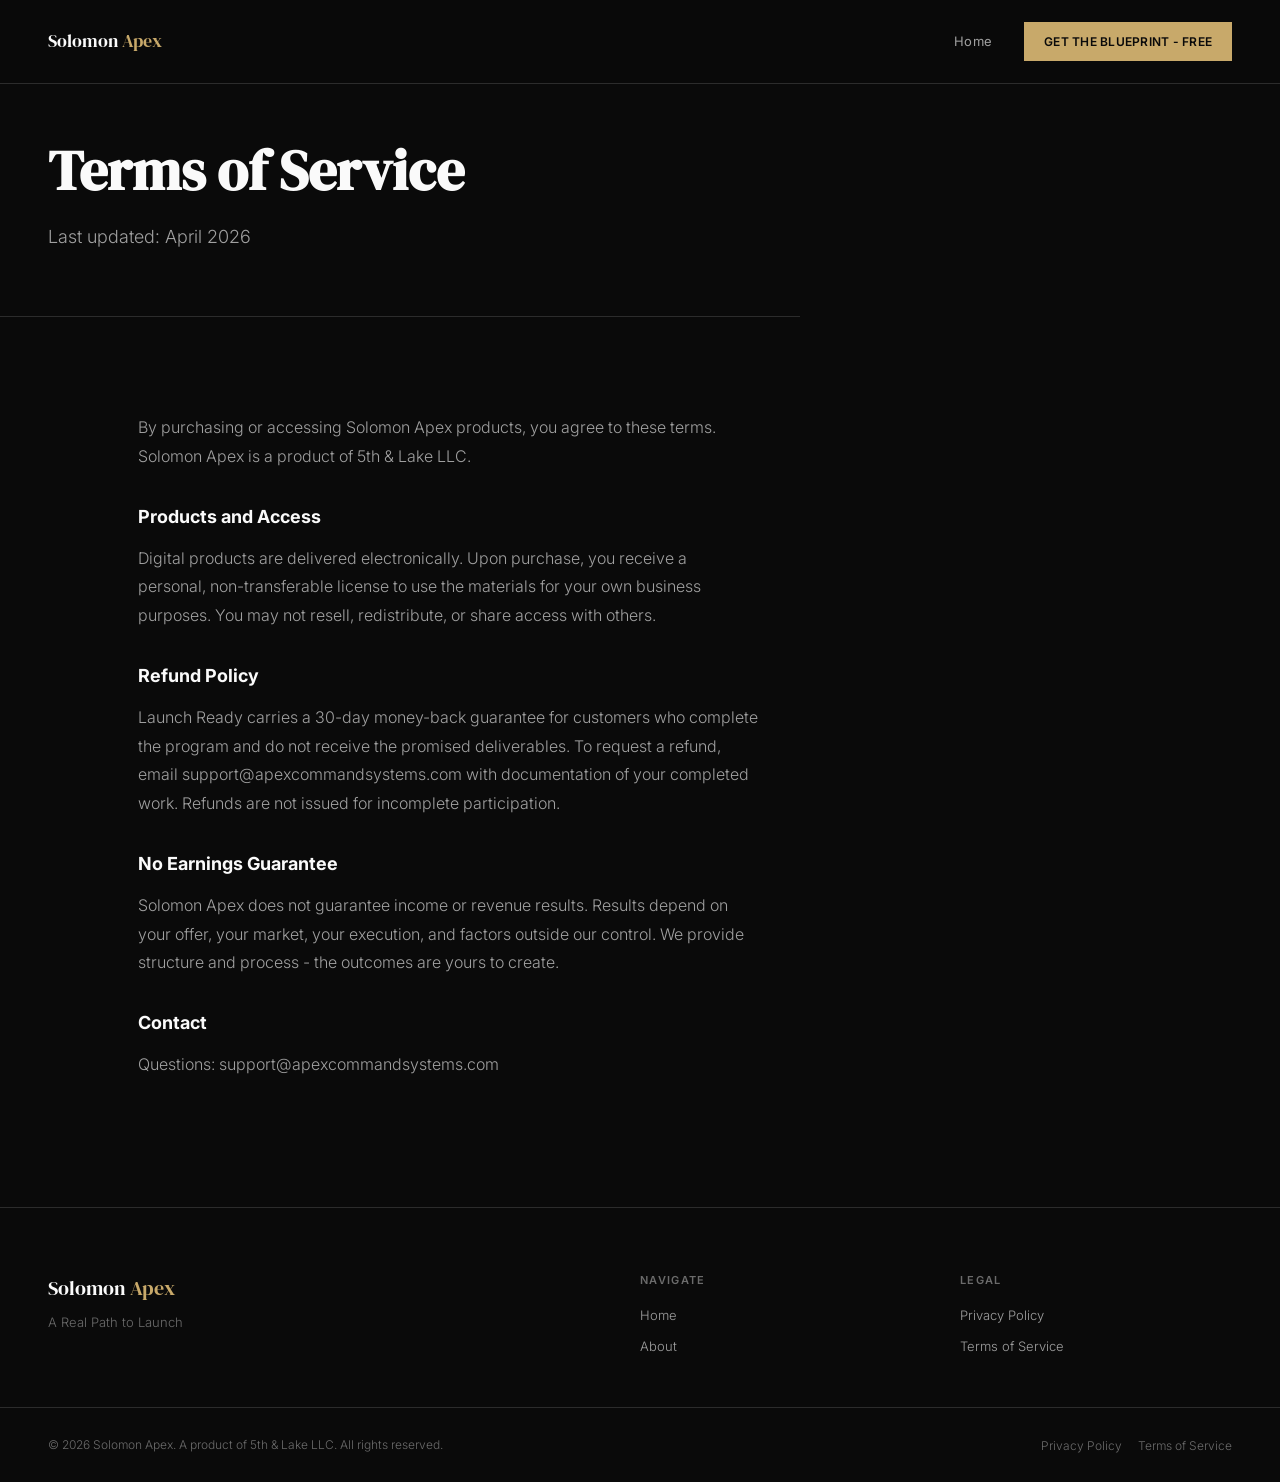
<file: terms.html>
<!DOCTYPE html>
<html lang="en">
<head>
  <meta charset="UTF-8">
  <meta name="viewport" content="width=device-width, initial-scale=1.0">
  <title>Terms of Service - Solomon Apex</title>
  <meta name="description" content="Terms of service for Solomon Apex products, including Launch Ready.">
  <link rel="preconnect" href="https://fonts.googleapis.com">
  <link rel="preconnect" href="https://fonts.gstatic.com" crossorigin>
  <link href="https://fonts.googleapis.com/css2?family=DM+Serif+Display:ital@0;1&family=Inter:wght@300;400;500;600&display=swap" rel="stylesheet">
  <link rel="icon" type="image/png" href="/favicon.png" sizes="any">
  <link rel="apple-touch-icon" href="/favicon.png">
  <link rel="stylesheet" href="style.css">
</head>
<body>
  <nav>
    <a href="/" class="nav-logo">Solomon <span>Apex</span></a>
    <div class="nav-links">
      <a href="/">Home</a>
      <a href="/blueprint.html" class="nav-cta">Get the Blueprint - Free</a>
    </div>
  </nav>
  <div class="page-header">
    <h1>Terms of Service</h1>
    <p>Last updated: April 2026</p>
  </div>
  <div class="section">
    <p class="section-body">By purchasing or accessing Solomon Apex products, you agree to these terms. Solomon Apex is a product of 5th &amp; Lake LLC.</p>
    <h3 style="color: var(--white); font-size: 18px; margin-bottom: 12px; margin-top: 32px;">Products and Access</h3>
    <p class="section-body">Digital products are delivered electronically. Upon purchase, you receive a personal, non-transferable license to use the materials for your own business purposes. You may not resell, redistribute, or share access with others.</p>
    <h3 style="color: var(--white); font-size: 18px; margin-bottom: 12px; margin-top: 32px;">Refund Policy</h3>
    <p class="section-body">Launch Ready carries a 30-day money-back guarantee for customers who complete the program and do not receive the promised deliverables. To request a refund, email support@apexcommandsystems.com with documentation of your completed work. Refunds are not issued for incomplete participation.</p>
    <h3 style="color: var(--white); font-size: 18px; margin-bottom: 12px; margin-top: 32px;">No Earnings Guarantee</h3>
    <p class="section-body">Solomon Apex does not guarantee income or revenue results. Results depend on your offer, your market, your execution, and factors outside our control. We provide structure and process - the outcomes are yours to create.</p>
    <h3 style="color: var(--white); font-size: 18px; margin-bottom: 12px; margin-top: 32px;">Contact</h3>
    <p class="section-body">Questions: support@apexcommandsystems.com</p>
  </div>
  <footer>
    <div class="footer-brand">
      <div class="logo">Solomon <span>Apex</span></div>
      <div class="tagline">A Real Path to Launch</div>
    </div>
    <div class="footer-col">
      <h4>Navigate</h4>
      <a href="/">Home</a>
      <a href="/about.html">About</a>
    </div>
    <div class="footer-col">
      <h4>Legal</h4>
      <a href="/privacy.html">Privacy Policy</a>
      <a href="/terms.html">Terms of Service</a>
    </div>
  </footer>
  <div class="footer-bottom">
    <p>© 2026 Solomon Apex. A product of 5th &amp; Lake LLC. All rights reserved.</p>
    <div><a href="/privacy.html">Privacy Policy</a><a href="/terms.html">Terms of Service</a></div>
  </div>
</body>
</html>
</file>
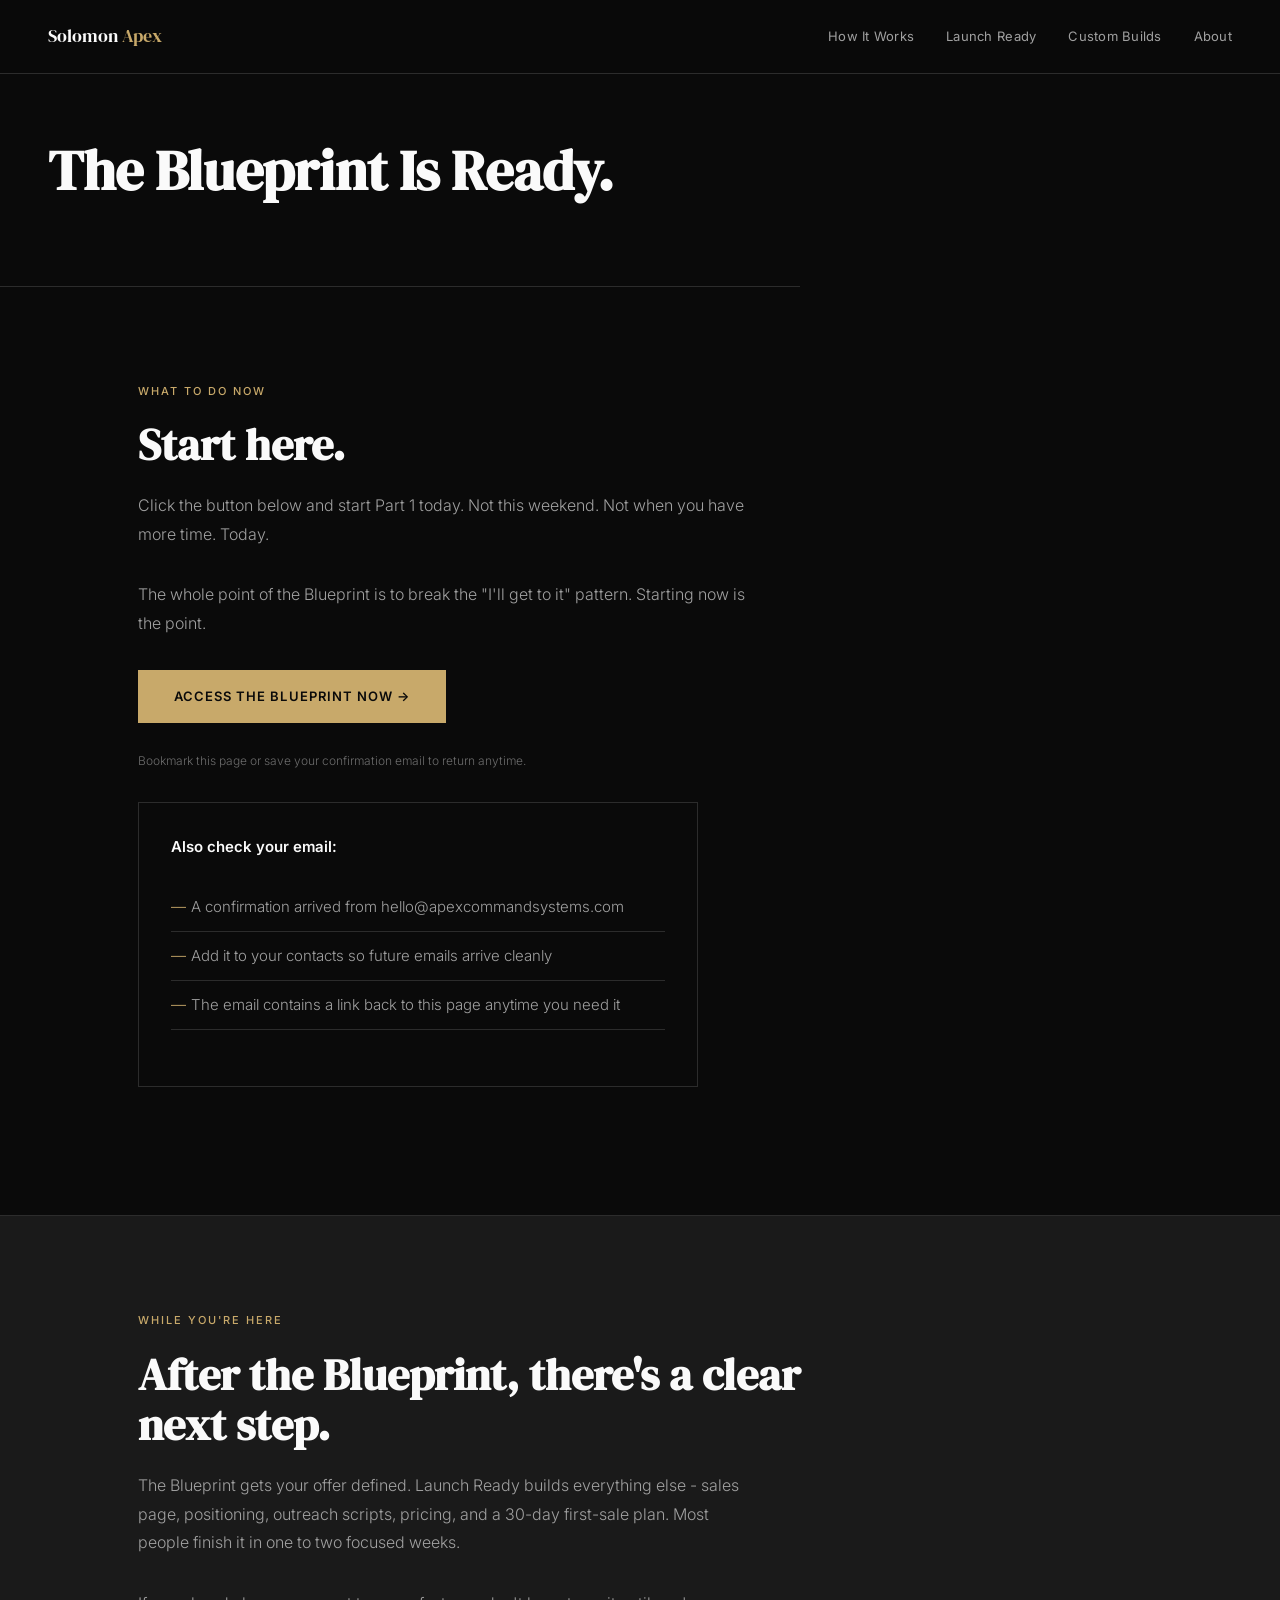
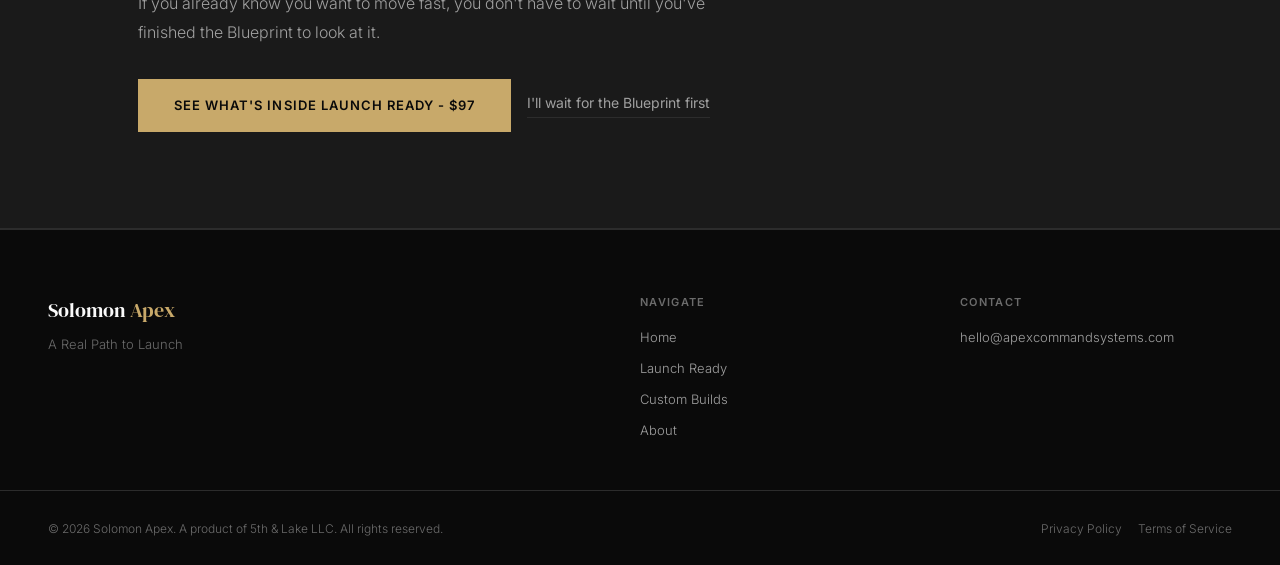
<file: thank-you-blueprint.html>
<!DOCTYPE html>
<html lang="en">
<head>
  <meta charset="UTF-8">
  <meta name="viewport" content="width=device-width, initial-scale=1.0">
  <title>Check Your Inbox - Solomon Apex</title>
  <meta name="description" content="Your First Offer Blueprint is on its way - check your inbox.">
  <link rel="preconnect" href="https://fonts.googleapis.com">
  <link rel="preconnect" href="https://fonts.gstatic.com" crossorigin>
  <link href="https://fonts.googleapis.com/css2?family=DM+Serif+Display:ital@0;1&family=Inter:wght@300;400;500;600&display=swap" rel="stylesheet">
  <link rel="icon" type="image/png" href="/favicon.png" sizes="any">
  <link rel="apple-touch-icon" href="/favicon.png">
  <link rel="stylesheet" href="style.css">
</head>
<body>

  <nav>
    <a href="/" class="nav-logo">Solomon <span>Apex</span></a>
    <div class="nav-links">
      <a href="/#how-it-works">How It Works</a>
      <a href="/launch-ready.html">Launch Ready</a>
      <a href="/custom-tools.html">Custom Builds</a>
      <a href="/about.html">About</a>
    </div>
  </nav>

  <div class="page-header">
    <h1>The Blueprint Is Ready.</h1>
    <p></p>
  </div>

  <div class="section">
    <span class="section-label">What to Do Now</span>
    <h2 class="section-heading">Start here.</h2>
    <p class="section-body">Click the button below and start Part 1 today. Not this weekend. Not when you have more time. Today.</p>
    <p class="section-body">The whole point of the Blueprint is to break the "I'll get to it" pattern. Starting now is the point.</p>

    <div style="margin: 32px 0;">
      <a href="/blueprint-download.html" class="btn-primary" style="display: inline-block; margin-bottom: 16px;">Access the Blueprint Now →</a>
      <p class="form-note">Bookmark this page or save your confirmation email to return anytime.</p>
    </div>

    <div style="padding: 32px; border: 1px solid var(--gray-2); max-width: 560px; margin: 32px 0;">
      <h3 style="font-size: 15px; font-weight: 600; color: var(--white); margin-bottom: 16px;">Also check your email:</h3>
      <ul class="feature-list">
        <li>A confirmation arrived from hello@apexcommandsystems.com</li>
        <li>Add it to your contacts so future emails arrive cleanly</li>
        <li>The email contains a link back to this page anytime you need it</li>
      </ul>
    </div>
  </div>

  <div class="dark-section">
    <div class="section">
      <span class="section-label">While You're Here</span>
      <h2 class="section-heading">After the Blueprint, there's a clear next step.</h2>
      <p class="section-body">The Blueprint gets your offer defined. Launch Ready builds everything else - sales page, positioning, outreach scripts, pricing, and a 30-day first-sale plan. Most people finish it in one to two focused weeks.</p>
      <p class="section-body">If you already know you want to move fast, you don't have to wait until you've finished the Blueprint to look at it.</p>
      <div style="display: flex; gap: 16px; flex-wrap: wrap; align-items: center; margin-top: 8px;">
        <a href="/launch-ready.html" class="btn-primary">See What's Inside Launch Ready - $97</a>
        <a href="/" class="btn-ghost">I'll wait for the Blueprint first</a>
      </div>
    </div>
  </div>

  <footer>
    <div class="footer-brand">
      <div class="logo">Solomon <span>Apex</span></div>
      <div class="tagline">A Real Path to Launch</div>
    </div>
    <div class="footer-col">
      <h4>Navigate</h4>
      <a href="/">Home</a>
      <a href="/launch-ready.html">Launch Ready</a>
      <a href="/custom-tools.html">Custom Builds</a>
      <a href="/about.html">About</a>
    </div>
    <div class="footer-col">
      <h4>Contact</h4>
      <a href="mailto:hello@apexcommandsystems.com">hello@apexcommandsystems.com</a>
    </div>
  </footer>
  <div class="footer-bottom">
    <p>© 2026 Solomon Apex. A product of 5th &amp; Lake LLC. All rights reserved.</p>
    <div><a href="/privacy.html">Privacy Policy</a><a href="/terms.html">Terms of Service</a></div>
  </div>

</body>
</html>
</file>
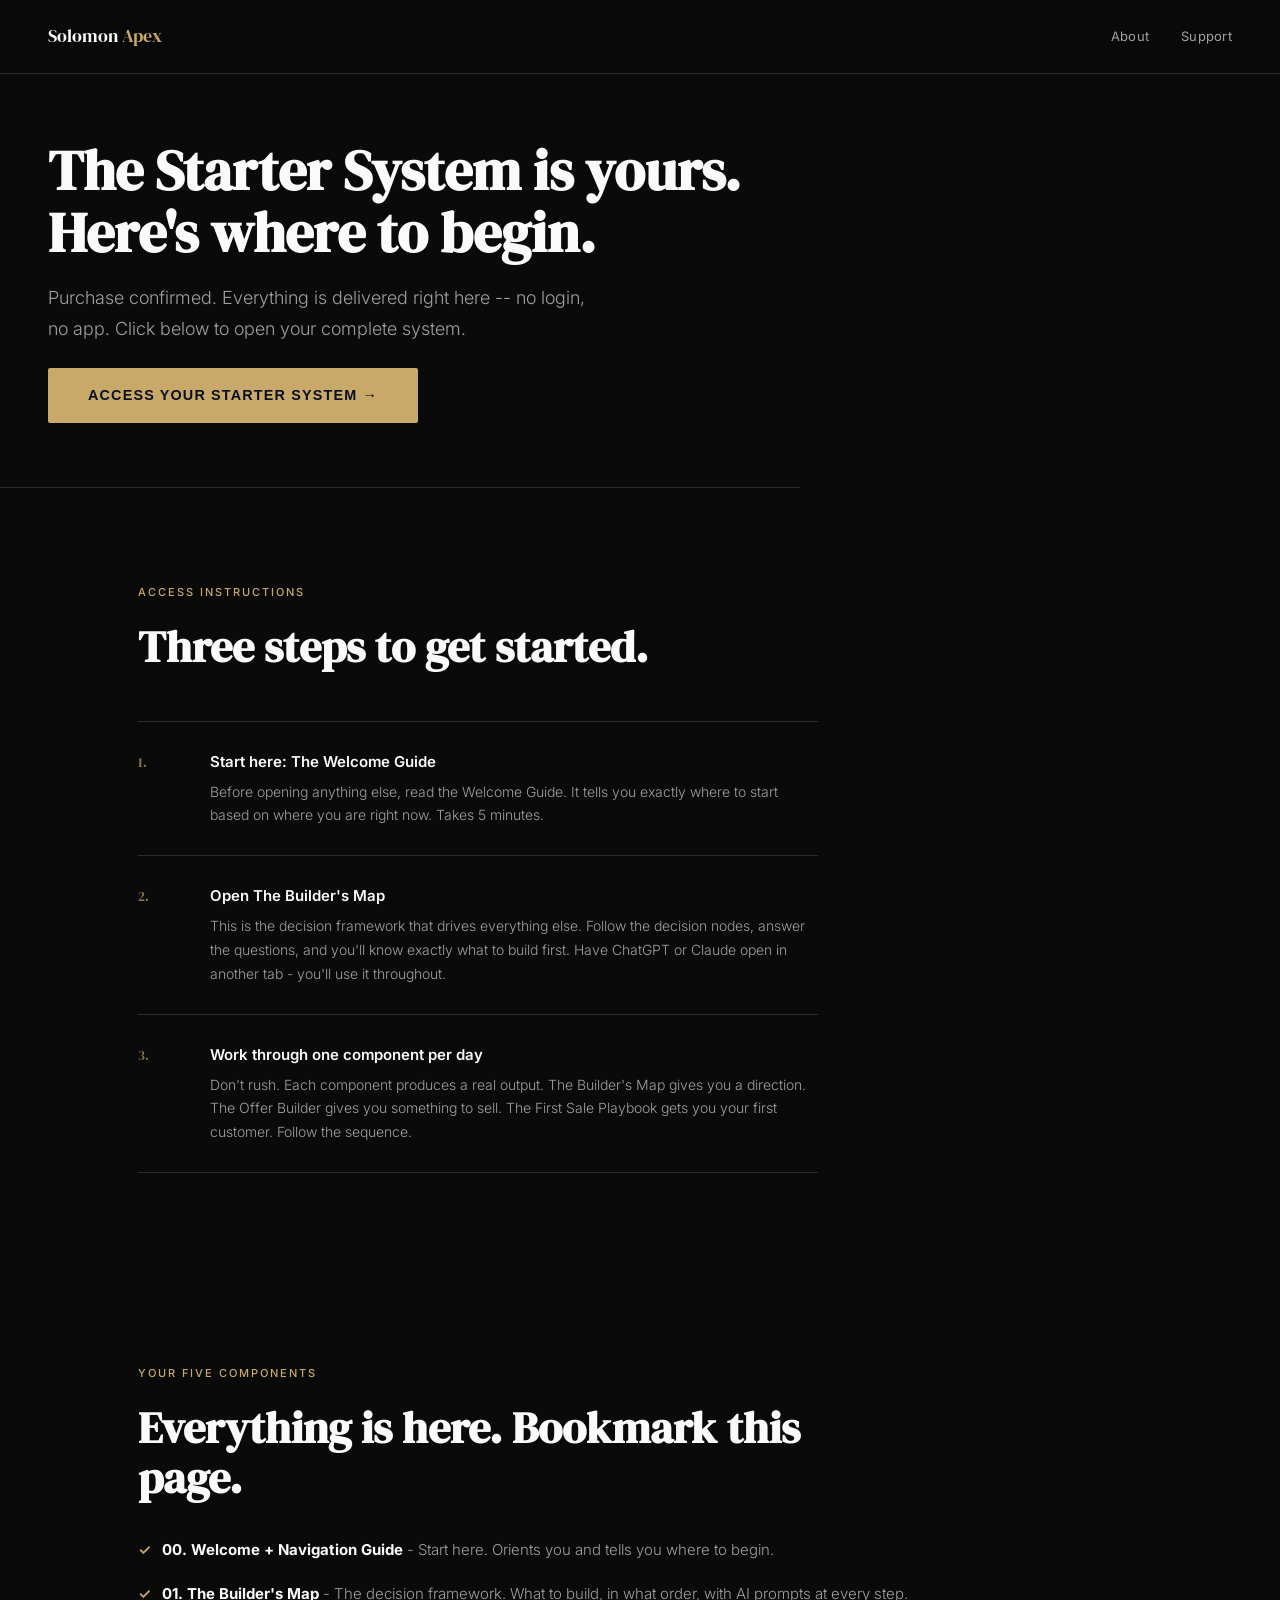
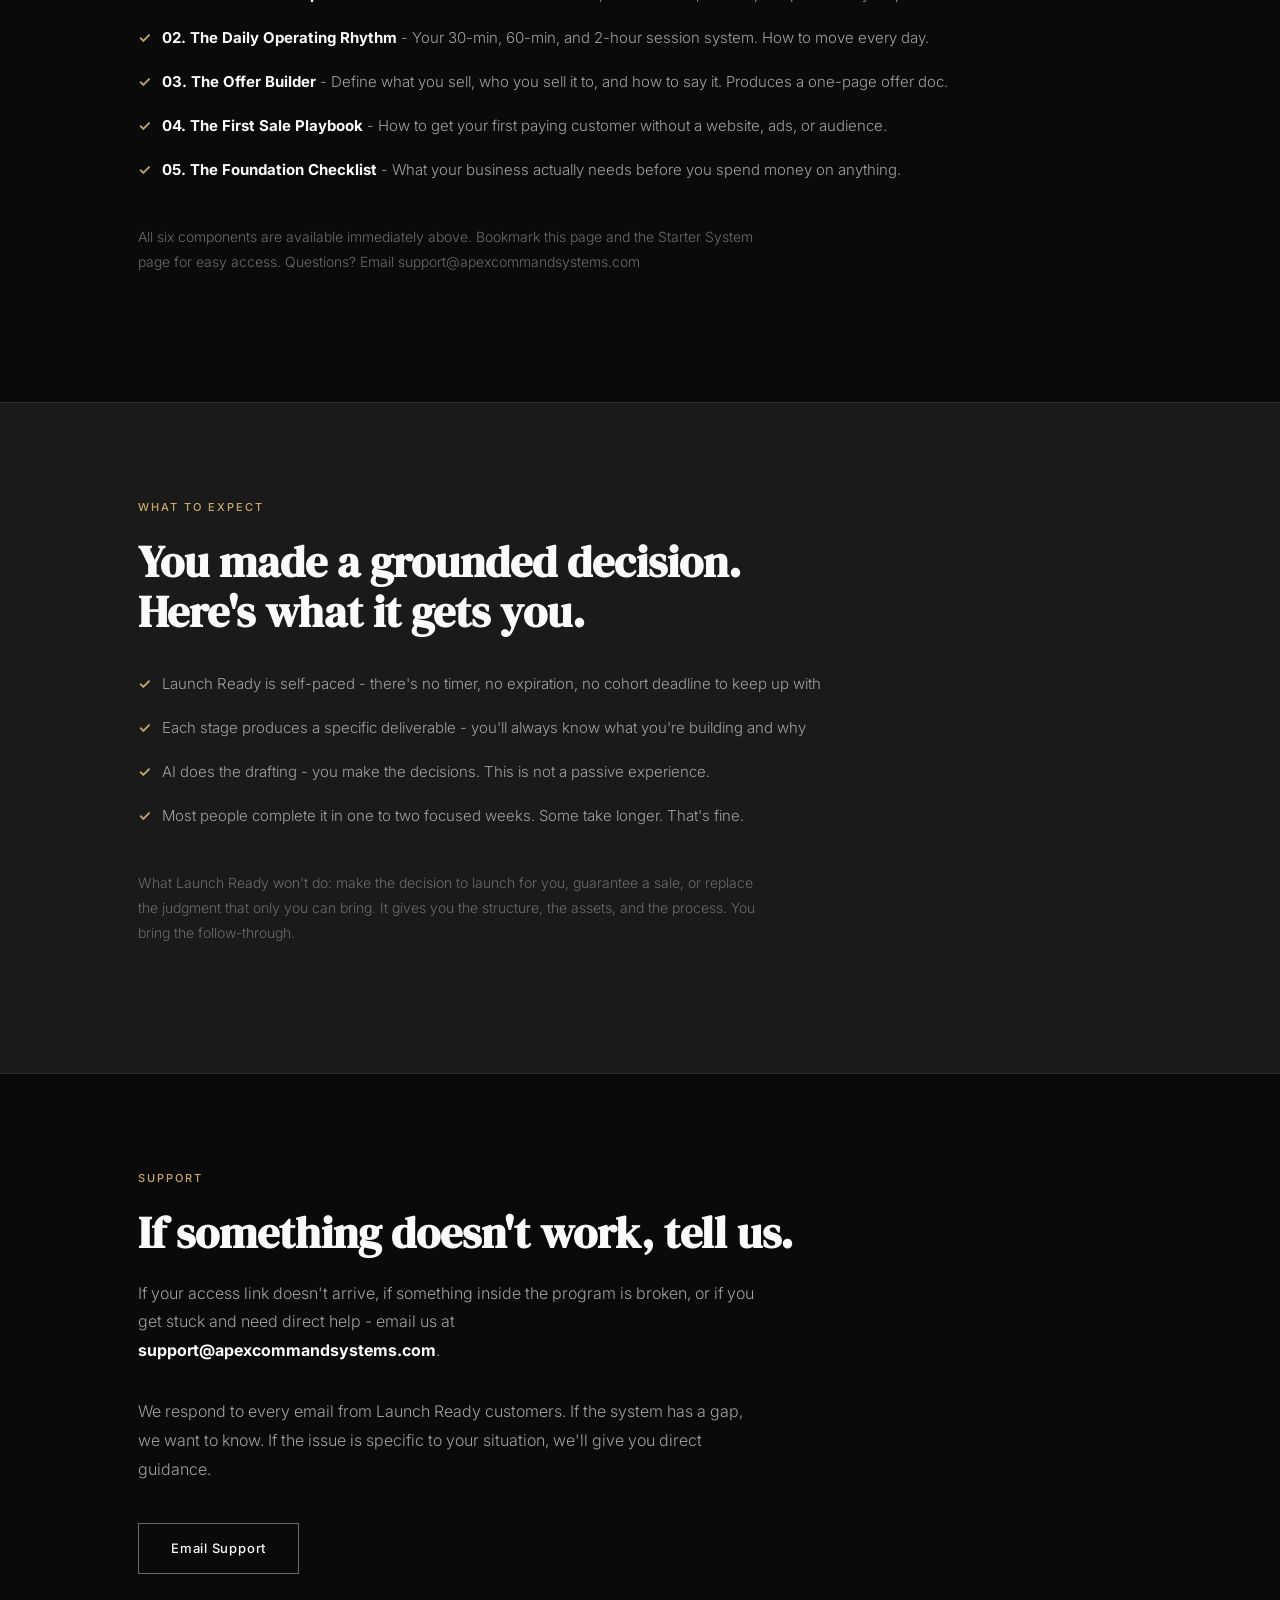
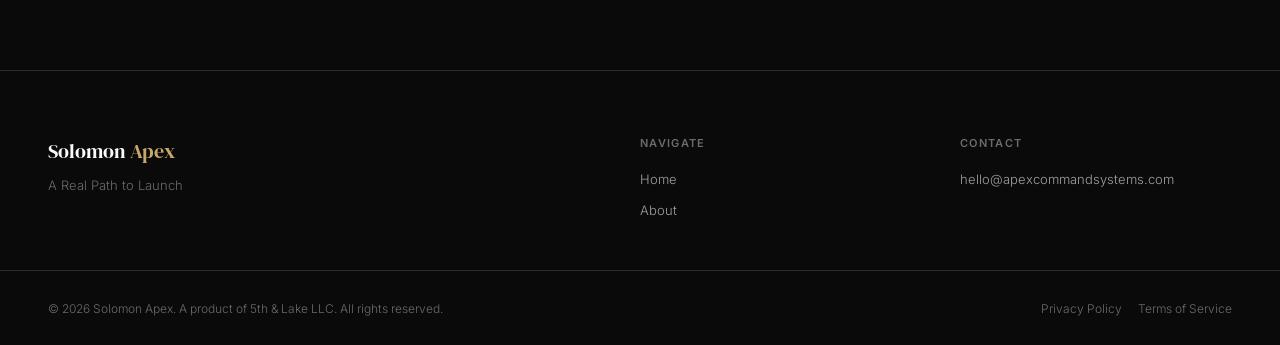
<file: thank-you-purchase.html>
<!DOCTYPE html>
<html lang="en">
<head>
  <meta charset="UTF-8">
  <meta name="viewport" content="width=device-width, initial-scale=1.0">
  <title>The Starter System Is Yours - Solomon Apex</title>
  <meta name="description" content="Launch Ready access confirmed - here's how to get started.">
  <link rel="preconnect" href="https://fonts.googleapis.com">
  <link rel="preconnect" href="https://fonts.gstatic.com" crossorigin>
  <link href="https://fonts.googleapis.com/css2?family=DM+Serif+Display:ital@0;1&family=Inter:wght@300;400;500;600&display=swap" rel="stylesheet">
  <link rel="icon" type="image/png" href="/favicon.png" sizes="any">
  <link rel="apple-touch-icon" href="/favicon.png">
  <link rel="stylesheet" href="style.css">
</head>
<body>

  <nav>
    <a href="/" class="nav-logo">Solomon <span>Apex</span></a>
    <div class="nav-links">
      <a href="/about.html">About</a>
      <a href="mailto:support@apexcommandsystems.com">Support</a>
    </div>
  </nav>

  <div class="page-header">
    <h1>The Starter System is yours. Here's where to begin.</h1>
    <p>Purchase confirmed. Everything is delivered right here -- no login, no app. Click below to open your complete system.</p>
    <a href="/starter-system.html" class="btn" style="display:inline-block;margin-top:24px;background:#C8A96A;color:#0A0F1E;padding:16px 40px;font-family:Arial,sans-serif;font-size:0.9rem;font-weight:700;letter-spacing:0.08em;text-transform:uppercase;text-decoration:none;border-radius:2px;">Access Your Starter System &rarr;</a>
  </div>

  <div class="section">
    <span class="section-label">Access Instructions</span>
    <h2 class="section-heading">Three steps to get started.</h2>
    <div class="steps">
      <div class="step">
        <div class="step-num">1.</div>
        <div>
          <div class="step-title">Start here: The Welcome Guide</div>
          <div class="step-desc">Before opening anything else, read the Welcome Guide. It tells you exactly where to start based on where you are right now. Takes 5 minutes.</div>
        </div>
      </div>
      <div class="step">
        <div class="step-num">2.</div>
        <div>
          <div class="step-title">Open The Builder's Map</div>
          <div class="step-desc">This is the decision framework that drives everything else. Follow the decision nodes, answer the questions, and you'll know exactly what to build first. Have ChatGPT or Claude open in another tab - you'll use it throughout.</div>
        </div>
      </div>
      <div class="step">
        <div class="step-num">3.</div>
        <div>
          <div class="step-title">Work through one component per day</div>
          <div class="step-desc">Don't rush. Each component produces a real output. The Builder's Map gives you a direction. The Offer Builder gives you something to sell. The First Sale Playbook gets you your first customer. Follow the sequence.</div>
        </div>
      </div>
    </div>
  </div>

  <div class="section">
    <span class="section-label">Your Five Components</span>
    <h2 class="section-heading">Everything is here. Bookmark this page.</h2>
    <ul class="checklist" style="margin-bottom: 32px;">
      <li><strong style="color: var(--white);">00. Welcome + Navigation Guide</strong> - Start here. Orients you and tells you where to begin.</li>
      <li><strong style="color: var(--white);">01. The Builder's Map</strong> - The decision framework. What to build, in what order, with AI prompts at every step.</li>
      <li><strong style="color: var(--white);">02. The Daily Operating Rhythm</strong> - Your 30-min, 60-min, and 2-hour session system. How to move every day.</li>
      <li><strong style="color: var(--white);">03. The Offer Builder</strong> - Define what you sell, who you sell it to, and how to say it. Produces a one-page offer doc.</li>
      <li><strong style="color: var(--white);">04. The First Sale Playbook</strong> - How to get your first paying customer without a website, ads, or audience.</li>
      <li><strong style="color: var(--white);">05. The Foundation Checklist</strong> - What your business actually needs before you spend money on anything.</li>
    </ul>
    <p class="section-body" style="color: var(--gray-3); font-size: 14px;">All six components are available immediately above. Bookmark this page and the Starter System page for easy access. Questions? Email support@apexcommandsystems.com</p>
  </div>

  <div class="dark-section">
    <div class="section">
      <span class="section-label">What to Expect</span>
      <h2 class="section-heading">You made a grounded decision. Here's what it gets you.</h2>
      <ul class="checklist" style="margin-bottom: 32px;">
        <li>Launch Ready is self-paced - there's no timer, no expiration, no cohort deadline to keep up with</li>
        <li>Each stage produces a specific deliverable - you'll always know what you're building and why</li>
        <li>AI does the drafting - you make the decisions. This is not a passive experience.</li>
        <li>Most people complete it in one to two focused weeks. Some take longer. That's fine.</li>
      </ul>
      <p class="section-body" style="font-size: 14px; color: var(--gray-3);">What Launch Ready won't do: make the decision to launch for you, guarantee a sale, or replace the judgment that only you can bring. It gives you the structure, the assets, and the process. You bring the follow-through.</p>
    </div>
  </div>

  <div class="section">
    <span class="section-label">Support</span>
    <h2 class="section-heading">If something doesn't work, tell us.</h2>
    <p class="section-body">If your access link doesn't arrive, if something inside the program is broken, or if you get stuck and need direct help - email us at <strong style="color: var(--white);">support@apexcommandsystems.com</strong>.</p>
    <p class="section-body">We respond to every email from Launch Ready customers. If the system has a gap, we want to know. If the issue is specific to your situation, we'll give you direct guidance.</p>
    <a href="mailto:support@apexcommandsystems.com" class="btn-outline" style="margin-top: 8px;">Email Support</a>
  </div>

  <footer>
    <div class="footer-brand">
      <div class="logo">Solomon <span>Apex</span></div>
      <div class="tagline">A Real Path to Launch</div>
    </div>
    <div class="footer-col">
      <h4>Navigate</h4>
      <a href="/">Home</a>
      <a href="/about.html">About</a>
    </div>
    <div class="footer-col">
      <h4>Contact</h4>
      <a href="mailto:hello@apexcommandsystems.com">hello@apexcommandsystems.com</a>
    </div>
  </footer>
  <div class="footer-bottom">
    <p>© 2026 Solomon Apex. A product of 5th &amp; Lake LLC. All rights reserved.</p>
    <div><a href="/privacy.html">Privacy Policy</a><a href="/terms.html">Terms of Service</a></div>
  </div>

</body>
</html>
</file>
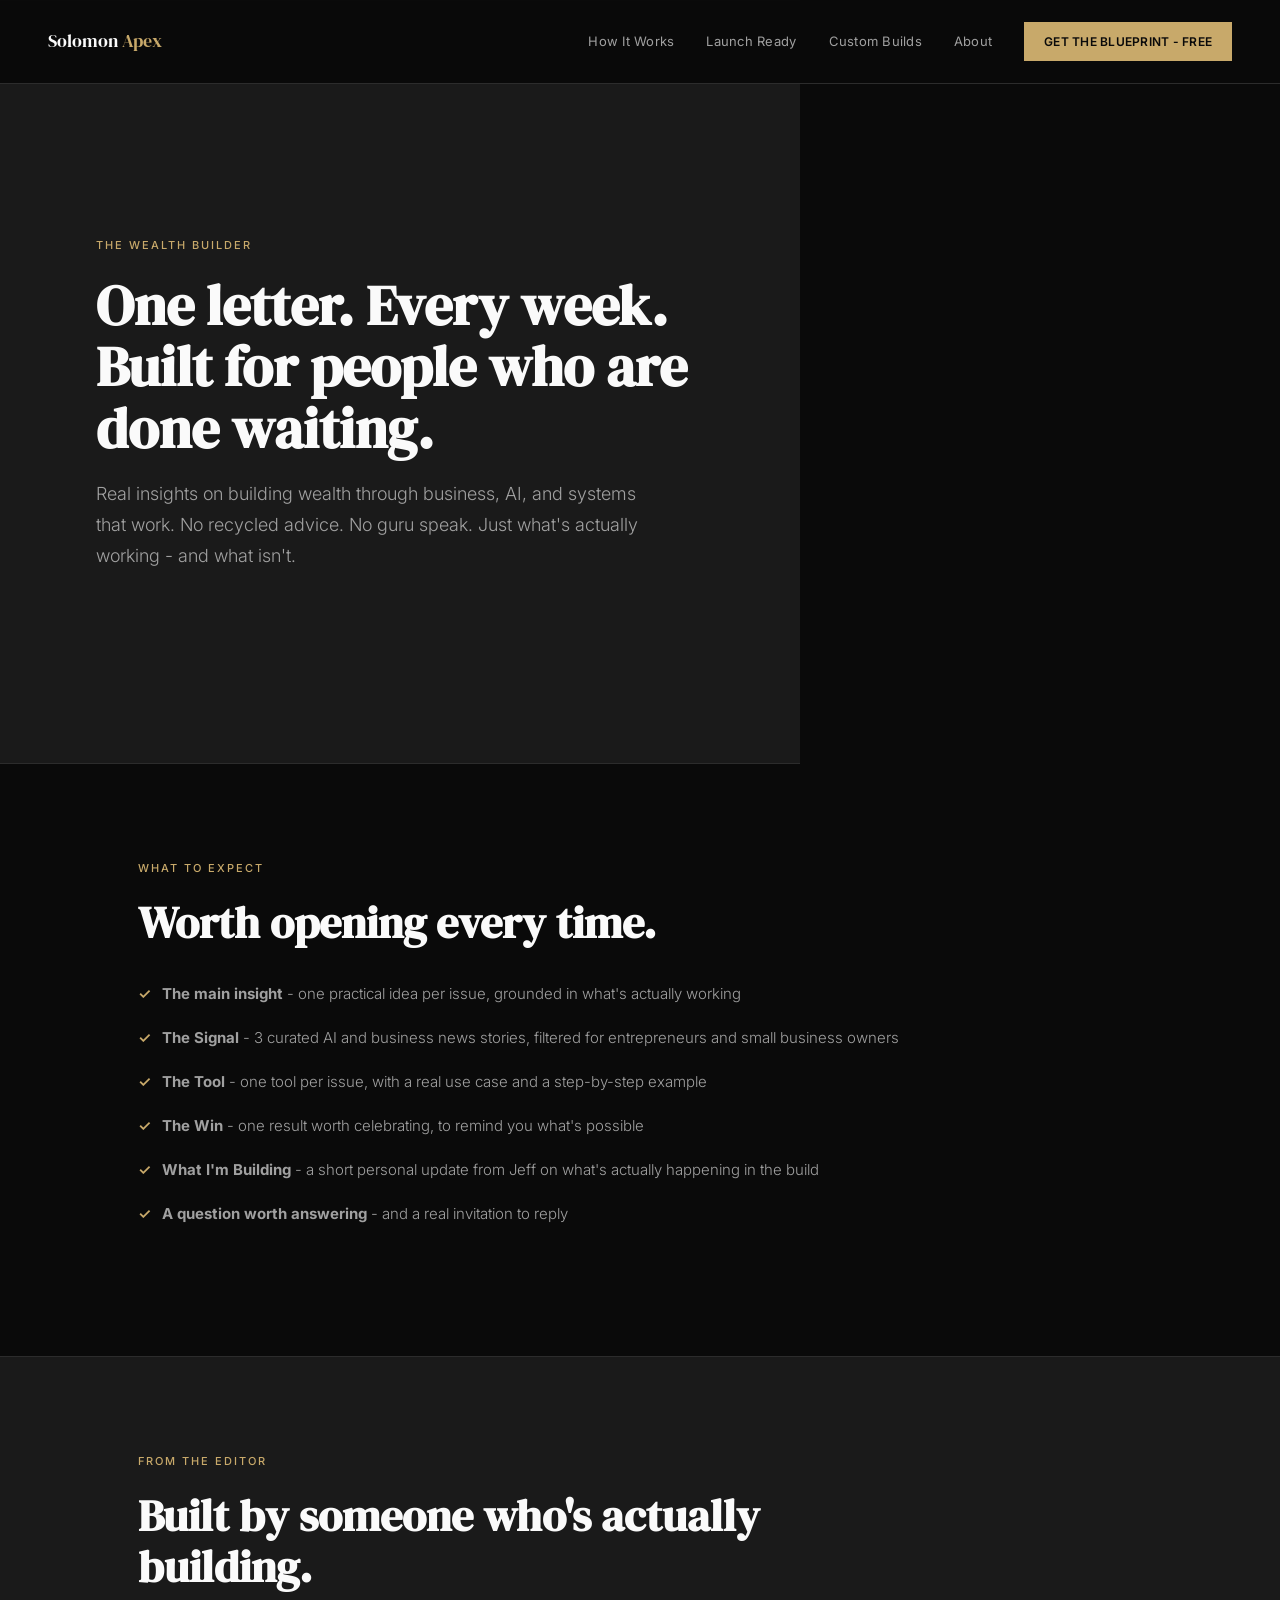
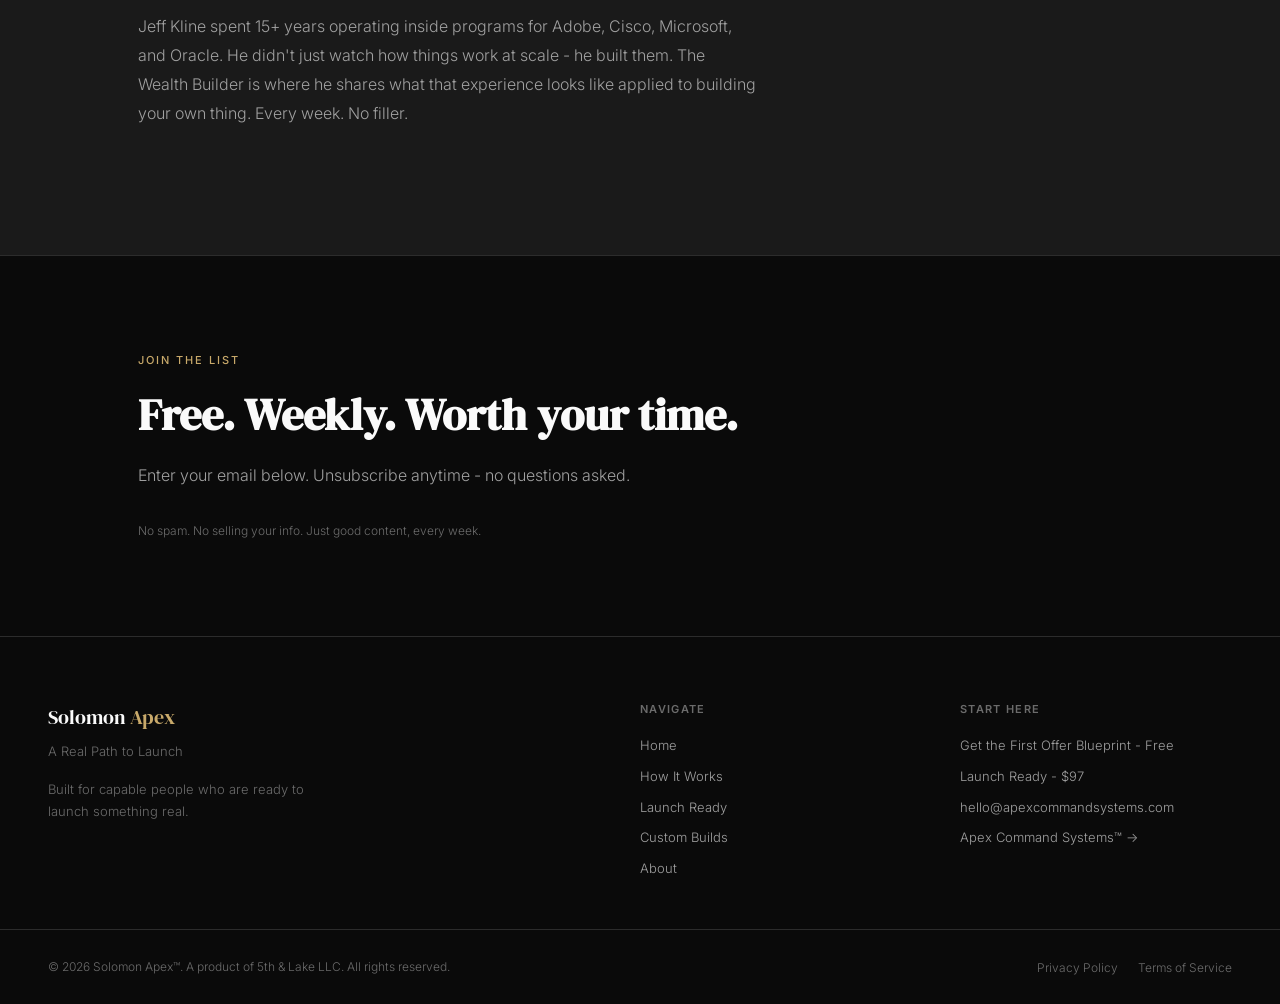
<file: wealth-builder.html>
<!DOCTYPE html>
<html lang="en">
<head>
  <meta charset="UTF-8">
  <meta name="viewport" content="width=device-width, initial-scale=1.0">
  <title>The Wealth Builder - Free Weekly Newsletter | Solomon Apex</title>
  <meta name="description" content="Real insights on building wealth through business, AI, and systems that work. One letter. Every week. Free.">
  <link rel="preconnect" href="https://fonts.googleapis.com">
  <link rel="preconnect" href="https://fonts.gstatic.com" crossorigin>
  <link href="https://fonts.googleapis.com/css2?family=DM+Serif+Display:ital@0;1&family=Inter:wght@300;400;500;600&display=swap" rel="stylesheet">
  <link rel="icon" type="image/png" href="/favicon.png" sizes="any">
  <link rel="apple-touch-icon" href="/favicon.png">
  <link rel="stylesheet" href="style.css">
</head>
<body>

  <nav>
    <a href="/" class="nav-logo">Solomon <span>Apex</span></a>
    <div class="nav-links">
      <a href="/#how-it-works">How It Works</a>
      <a href="/launch-ready.html">Launch Ready</a>
      <a href="/custom-tools.html">Custom Builds</a>
      <a href="/about.html">About</a>
      <a href="/blueprint.html" class="nav-cta">Get the Blueprint - Free</a>
    </div>
  </nav>

  <!-- PAGE HEADER -->
  <div class="dark-section page-header">
    <div class="section">
      <span class="section-label">The Wealth Builder</span>
      <h1 class="section-heading">One letter. Every week. Built for people who are done waiting.</h1>
      <p class="section-body">Real insights on building wealth through business, AI, and systems that work. No recycled advice. No guru speak. Just what's actually working - and what isn't.</p>
    </div>
  </div>

  <!-- WHAT TO EXPECT -->
  <div class="section">
    <span class="section-label">What to Expect</span>
    <h2 class="section-heading">Worth opening every time.</h2>
    <ul class="checklist">
      <li><strong>The main insight</strong> - one practical idea per issue, grounded in what's actually working</li>
      <li><strong>The Signal</strong> - 3 curated AI and business news stories, filtered for entrepreneurs and small business owners</li>
      <li><strong>The Tool</strong> - one tool per issue, with a real use case and a step-by-step example</li>
      <li><strong>The Win</strong> - one result worth celebrating, to remind you what's possible</li>
      <li><strong>What I'm Building</strong> - a short personal update from Jeff on what's actually happening in the build</li>
      <li><strong>A question worth answering</strong> - and a real invitation to reply</li>
    </ul>
  </div>

  <!-- FROM THE EDITOR -->
  <div class="dark-section">
    <div class="section">
      <span class="section-label">From the Editor</span>
      <h2 class="section-heading">Built by someone who's actually building.</h2>
      <p class="section-body">Jeff Kline spent 15+ years operating inside programs for Adobe, Cisco, Microsoft, and Oracle. He didn't just watch how things work at scale - he built them. The Wealth Builder is where he shares what that experience looks like applied to building your own thing. Every week. No filler.</p>
    </div>
  </div>

  <!-- JOIN THE LIST -->
  <div class="section" id="subscribe">
    <span class="section-label">Join the List</span>
    <h2 class="section-heading">Free. Weekly. Worth your time.</h2>
    <p class="section-body">Enter your email below. Unsubscribe anytime - no questions asked.</p>
    <script async data-uid="4676b32200" src="https://apex-command-systems.kit.com/4676b32200/index.js"></script>
    <p class="form-note" style="margin-top: 20px;">No spam. No selling your info. Just good content, every week.</p>
  </div>

  <!-- FOOTER -->
  <footer>
    <div class="footer-brand">
      <div class="logo">Solomon <span>Apex</span></div>
      <div class="tagline">A Real Path to Launch</div>
      <div class="desc">Built for capable people who are ready to launch something real.</div>
    </div>
    <div class="footer-col">
      <h4>Navigate</h4>
      <a href="/">Home</a>
      <a href="/#how-it-works">How It Works</a>
      <a href="/launch-ready.html">Launch Ready</a>
      <a href="/custom-tools.html">Custom Builds</a>
      <a href="/about.html">About</a>
    </div>
    <div class="footer-col">
      <h4>Start Here</h4>
      <a href="/blueprint.html">Get the First Offer Blueprint - Free</a>
      <a href="/launch-ready.html">Launch Ready - $97</a>
      <a href="mailto:hello@apexcommandsystems.com">hello@apexcommandsystems.com</a>
      <a href="https://apexcommandsystems.com" target="_blank">Apex Command Systems&#8482; &#8594;</a>
    </div>
  </footer>
  <div class="footer-bottom">
    <p>© 2026 Solomon Apex&#8482;. A product of 5th &amp; Lake LLC. All rights reserved.</p>
    <div>
      <a href="/privacy.html">Privacy Policy</a>
      <a href="/terms.html">Terms of Service</a>
    </div>
  </div>

</body>
</html>
</file>
<file: style.css>
*, *::before, *::after { box-sizing: border-box; margin: 0; padding: 0; }
:root {
  --black: #0A0A0A;
  --white: #FAFAFA;
  --accent: #C8A96A;
  --gray-1: #1A1A1A;
  --gray-2: #2C2C2C;
  --gray-3: #6B6B6B;
  --gray-4: #A0A0A0;
  --serif: 'DM Serif Display', Georgia, serif;
  --sans: 'Inter', system-ui, sans-serif;
}
html { scroll-behavior: smooth; }
body { background: var(--black); color: var(--white); font-family: var(--sans); font-weight: 300; line-height: 1.6; -webkit-font-smoothing: antialiased; }

/* NAV */
nav { position: fixed; top: 0; width: 100%; padding: 22px 48px; display: flex; justify-content: space-between; align-items: center; z-index: 100; background: rgba(10,10,10,0.97); border-bottom: 1px solid var(--gray-2); }
.nav-logo { font-family: var(--serif); font-size: 18px; color: var(--white); text-decoration: none; }
.nav-logo span { color: var(--accent); }
.nav-links { display: flex; gap: 32px; align-items: center; }
.nav-links a { font-size: 13px; font-weight: 400; color: var(--gray-4); text-decoration: none; letter-spacing: 0.02em; transition: color 0.2s; }
.nav-links a:hover { color: var(--white); }
.nav-cta { background: var(--accent); color: var(--black) !important; padding: 10px 20px; font-weight: 600 !important; font-size: 12px !important; letter-spacing: 0.06em; text-transform: uppercase; transition: opacity 0.2s !important; }
.nav-cta:hover { opacity: 0.88; }

/* BUTTONS */
.btn-primary { display: inline-block; padding: 16px 36px; background: var(--accent); color: var(--black); font-size: 13px; font-weight: 600; letter-spacing: 0.08em; text-transform: uppercase; text-decoration: none; transition: opacity 0.2s; border: none; cursor: pointer; }
.btn-primary:hover { opacity: 0.88; }
.btn-ghost { font-size: 14px; font-weight: 400; color: var(--gray-4); text-decoration: none; border-bottom: 1px solid var(--gray-2); padding-bottom: 2px; transition: color 0.2s, border-color 0.2s; }
.btn-ghost:hover { color: var(--white); border-color: var(--gray-4); }
.btn-outline { display: inline-block; padding: 14px 32px; border: 1px solid var(--gray-3); color: var(--white); font-size: 13px; font-weight: 500; letter-spacing: 0.06em; text-decoration: none; transition: border-color 0.2s, color 0.2s; }
.btn-outline:hover { border-color: var(--white); }

/* SECTIONS */
.section { padding: 96px 48px; max-width: 1100px; margin: 0 auto; }
.section-label { font-size: 11px; font-weight: 500; letter-spacing: 0.18em; text-transform: uppercase; color: var(--accent); margin-bottom: 20px; display: block; }
.section-heading { font-family: var(--serif); font-size: clamp(28px, 4vw, 44px); line-height: 1.15; color: var(--white); margin-bottom: 20px; max-width: 700px; }
.section-body { font-size: 16px; color: var(--gray-4); max-width: 620px; line-height: 1.8; margin-bottom: 32px; }
.dark-section { background: var(--gray-1); border-top: 1px solid var(--gray-2); border-bottom: 1px solid var(--gray-2); }

/* HERO */
.hero { min-height: 100vh; display: flex; flex-direction: column; justify-content: center; padding: 140px 48px 80px; max-width: 960px; }
.hero-eyebrow { font-size: 11px; font-weight: 500; letter-spacing: 0.18em; text-transform: uppercase; color: var(--accent); margin-bottom: 28px; display: block; }
.hero h1 { font-family: var(--serif); font-size: clamp(38px, 6.5vw, 72px); line-height: 1.08; color: var(--white); margin-bottom: 28px; }
.hero h1 em { font-style: italic; color: var(--accent); }
.hero-sub { font-size: 18px; font-weight: 300; color: var(--gray-4); max-width: 580px; line-height: 1.7; margin-bottom: 40px; }
.hero-actions { display: flex; flex-direction: column; gap: 16px; }
.hero-actions .btn-primary { align-self: flex-start; }
.hero-note { font-size: 13px; color: var(--gray-3); margin-top: 16px; }
.hero-secondary { font-size: 14px; color: var(--gray-4); margin-top: 8px; }
.hero-secondary a { color: var(--accent); text-decoration: none; border-bottom: 1px solid rgba(200,169,106,0.4); }

/* PULL QUOTE */
.pull-quote { border-left: 2px solid var(--accent); padding: 20px 28px; margin: 40px 0; max-width: 580px; }
.pull-quote p { font-family: var(--serif); font-size: 20px; font-style: italic; color: var(--gray-4); line-height: 1.5; }

/* STEPS */
.steps { display: flex; flex-direction: column; max-width: 680px; margin-top: 48px; }
.step { display: grid; grid-template-columns: 48px 1fr; gap: 24px; padding: 28px 0; border-bottom: 1px solid var(--gray-2); }
.step:first-child { border-top: 1px solid var(--gray-2); }
.step-num { font-family: var(--serif); font-size: 13px; color: var(--accent); padding-top: 3px; opacity: 0.7; }
.step-title { font-size: 15px; font-weight: 600; color: var(--white); margin-bottom: 6px; }
.step-desc { font-size: 14px; color: var(--gray-4); line-height: 1.7; }

/* OFFER CARD */
.offer-card { border: 1px solid var(--gray-2); padding: 40px; max-width: 580px; margin-top: 32px; }
.offer-price { font-family: var(--serif); font-size: 36px; color: var(--accent); margin-bottom: 8px; }
.offer-title { font-size: 20px; font-weight: 600; color: var(--white); margin-bottom: 16px; }
.offer-desc { font-size: 15px; color: var(--gray-4); line-height: 1.75; margin-bottom: 24px; }
.offer-note { font-size: 12px; color: var(--gray-3); margin-top: 16px; }

/* CTA SECTION */
.cta-section { text-align: center; padding: 112px 48px; background: var(--gray-1); border-top: 1px solid var(--gray-2); }
.cta-section .section-label { display: block; text-align: center; }
.cta-section .section-heading { margin: 0 auto 20px; text-align: center; max-width: 560px; }
.cta-section .section-body { margin: 0 auto 36px; text-align: center; }

/* DIVIDER */
.divider { width: 1px; height: 48px; background: var(--gray-2); margin: 0 auto; }
.divider-h { width: 48px; height: 1px; background: var(--accent); margin: 0 48px; opacity: 0.4; }

/* FOOTER */
footer { padding: 64px 48px 40px; border-top: 1px solid var(--gray-2); display: grid; grid-template-columns: 2fr 1fr 1fr; gap: 48px; }
.footer-brand .logo { font-family: var(--serif); font-size: 20px; color: var(--white); margin-bottom: 8px; }
.footer-brand .logo span { color: var(--accent); }
.footer-brand .tagline { font-size: 13px; color: var(--gray-3); margin-bottom: 16px; }
.footer-brand .desc { font-size: 13px; color: var(--gray-3); line-height: 1.7; max-width: 280px; }
.footer-col h4 { font-size: 11px; font-weight: 600; letter-spacing: 0.12em; text-transform: uppercase; color: var(--gray-3); margin-bottom: 16px; }
.footer-col a { display: block; font-size: 13px; color: var(--gray-4); text-decoration: none; margin-bottom: 10px; transition: color 0.2s; }
.footer-col a:hover { color: var(--white); }
.footer-bottom { padding: 24px 48px; border-top: 1px solid var(--gray-2); display: flex; justify-content: space-between; align-items: center; flex-wrap: wrap; gap: 12px; }
.footer-bottom p { font-size: 12px; color: var(--gray-3); }
.footer-bottom a { font-size: 12px; color: var(--gray-3); text-decoration: none; margin-left: 16px; }
.footer-bottom a:hover { color: var(--white); }

/* OPT-IN FORM */
.opt-in-form { display: flex; gap: 0; max-width: 480px; margin-top: 8px; }
.opt-in-form input { flex: 1; padding: 16px 20px; background: var(--gray-1); border: 1px solid var(--gray-2); border-right: none; color: var(--white); font-size: 14px; font-family: var(--sans); outline: none; }
.opt-in-form input::placeholder { color: var(--gray-3); }
.opt-in-form input:focus { border-color: var(--gray-3); }
.opt-in-form button { padding: 16px 24px; background: var(--accent); color: var(--black); font-size: 13px; font-weight: 600; letter-spacing: 0.06em; text-transform: uppercase; border: none; cursor: pointer; white-space: nowrap; transition: opacity 0.2s; }
.opt-in-form button:hover { opacity: 0.88; }
.form-note { font-size: 12px; color: var(--gray-3); margin-top: 12px; }

/* PAGE HEADER (for inner pages) */
.page-header { padding: 140px 48px 64px; border-bottom: 1px solid var(--gray-2); max-width: 800px; }
.page-header h1 { font-family: var(--serif); font-size: clamp(32px, 5vw, 56px); line-height: 1.1; color: var(--white); margin-bottom: 20px; }
.page-header p { font-size: 18px; color: var(--gray-4); line-height: 1.7; max-width: 560px; }

/* FEATURE LIST */
.feature-list { list-style: none; margin: 24px 0; }
.feature-list li { padding: 12px 0; border-bottom: 1px solid var(--gray-2); font-size: 15px; color: var(--gray-4); padding-left: 20px; position: relative; }
.feature-list li::before { content: "—"; position: absolute; left: 0; color: var(--accent); }

/* CHECKLIST */
.checklist { list-style: none; margin: 24px 0; }
.checklist li { padding: 10px 0; font-size: 15px; color: var(--gray-4); padding-left: 24px; position: relative; }
.checklist li::before { content: "✓"; position: absolute; left: 0; color: var(--accent); font-weight: 600; }

/* PRICE BLOCK */
.price-block { padding: 32px; border: 1px solid var(--gray-2); display: inline-block; margin: 32px 0; }
.price-amount { font-family: var(--serif); font-size: 52px; color: var(--white); line-height: 1; }
.price-note { font-size: 13px; color: var(--gray-3); margin-top: 8px; }

/* FAQ */
.faq-item { padding: 28px 0; border-bottom: 1px solid var(--gray-2); max-width: 680px; }
.faq-item:first-child { border-top: 1px solid var(--gray-2); }
.faq-q { font-size: 16px; font-weight: 600; color: var(--white); margin-bottom: 12px; }
.faq-a { font-size: 14px; color: var(--gray-4); line-height: 1.75; }

/* ABOUT */
.about-grid { display: grid; grid-template-columns: 1fr 1fr; gap: 64px; align-items: start; }
.about-text p { font-size: 16px; color: var(--gray-4); line-height: 1.8; margin-bottom: 20px; }

/* MOBILE */
@media (max-width: 768px) {
  nav { padding: 18px 24px; }
  .nav-links { display: none; }
  .hero { padding: 120px 24px 64px; }
  .section { padding: 64px 24px; }
  .cta-section { padding: 72px 24px; }
  footer { grid-template-columns: 1fr; gap: 32px; padding: 48px 24px 32px; }
  .footer-bottom { padding: 20px 24px; flex-direction: column; align-items: flex-start; }
  .opt-in-form { flex-direction: column; }
  .opt-in-form input { border-right: 1px solid var(--gray-2); border-bottom: none; }
  .about-grid { grid-template-columns: 1fr; }
  .divider-h { margin: 0 24px; }
  .page-header { padding: 120px 24px 48px; }
}
</file>
